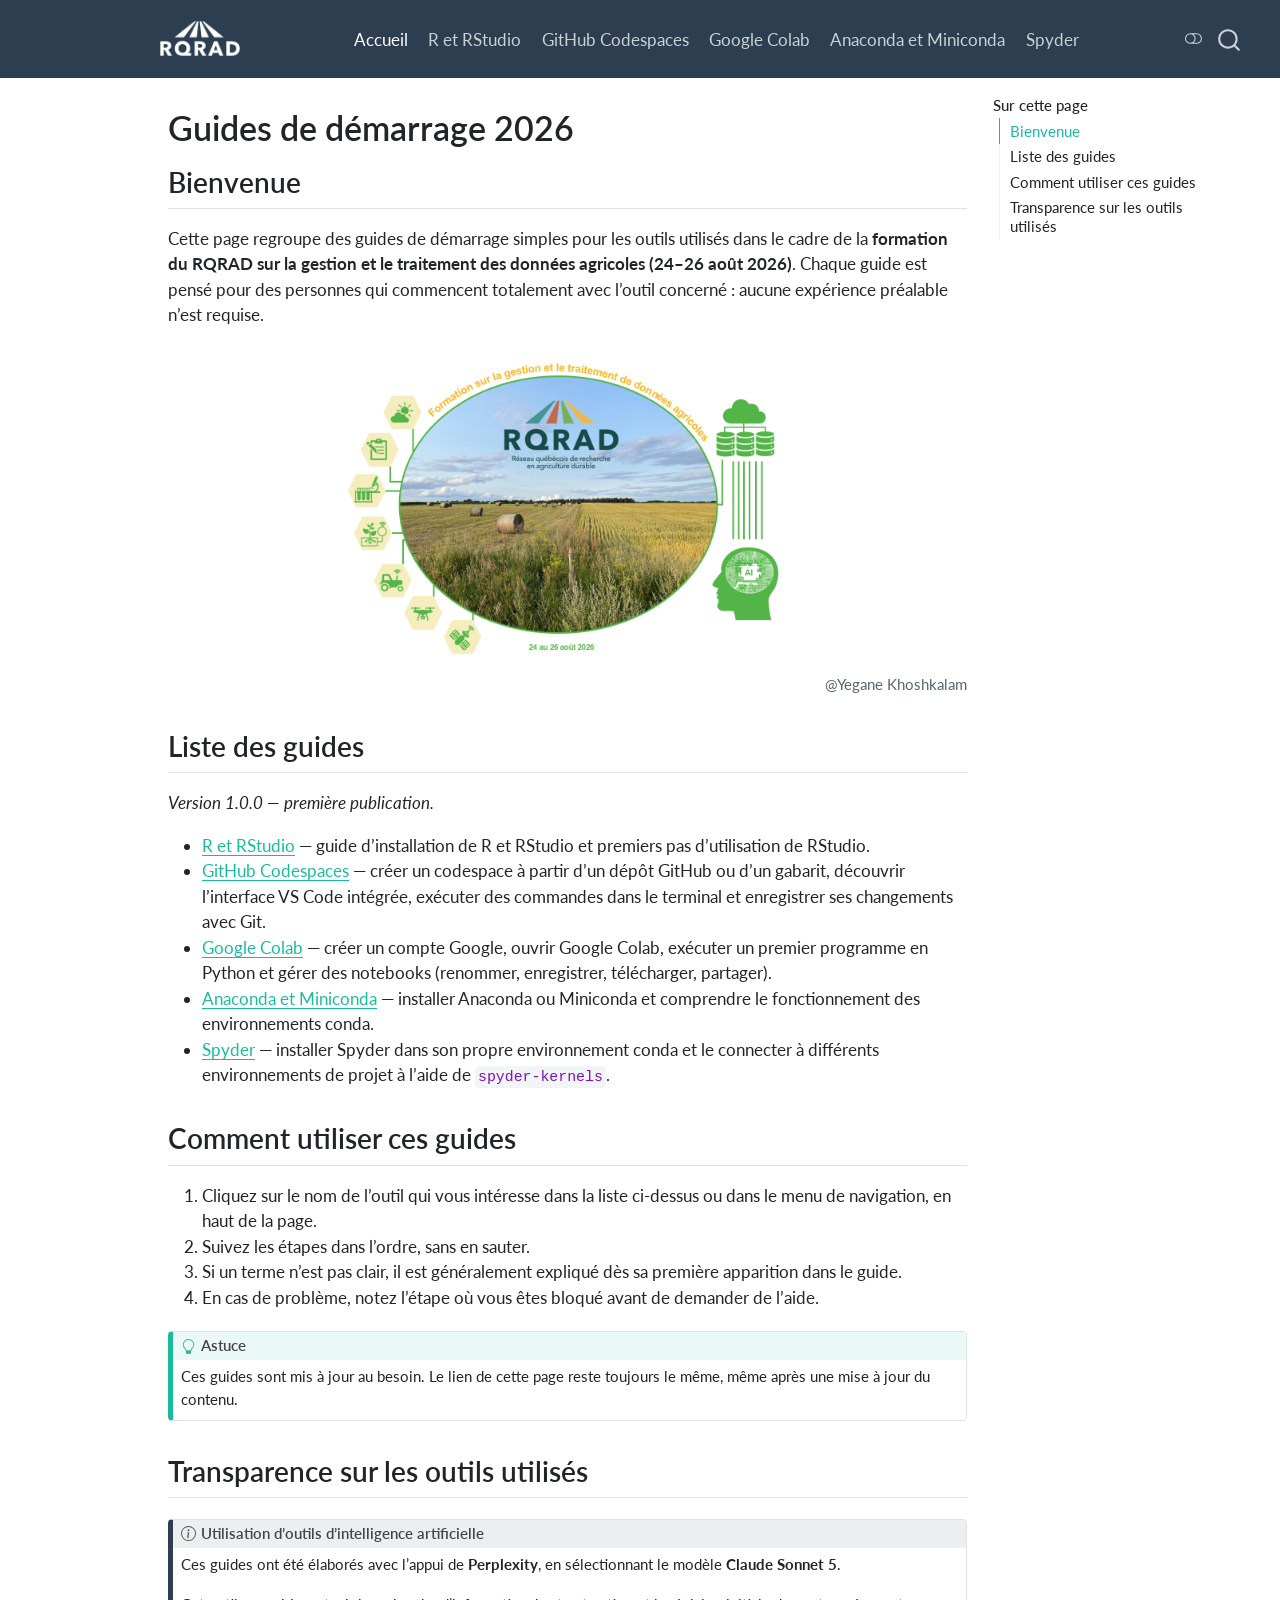
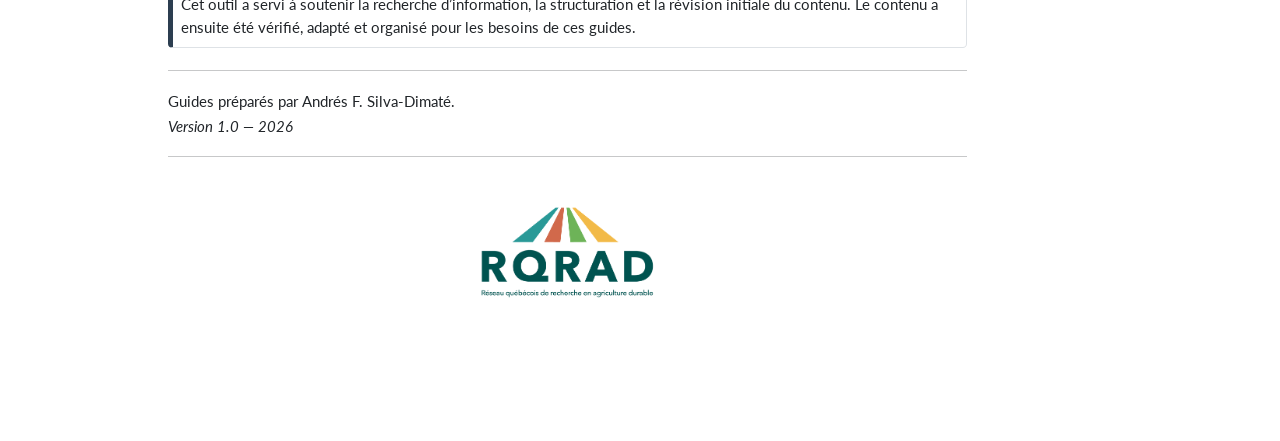
<file: index.html>
<!DOCTYPE html>
<html xmlns="http://www.w3.org/1999/xhtml" lang="fr" xml:lang="fr"><head>

<meta charset="utf-8">
<meta name="generator" content="quarto-1.9.38">

<meta name="viewport" content="width=device-width, initial-scale=1.0, user-scalable=yes">


<title>Guides de démarrage 2026</title>
<style>
/* Default styles provided by pandoc.
** See https://pandoc.org/MANUAL.html#variables-for-html for config info.
*/
code{white-space: pre-wrap;}
span.smallcaps{font-variant: small-caps;}
div.columns{display: flex; gap: min(4vw, 1.5em);}
div.column{flex: auto; overflow-x: auto;}
div.hanging-indent{margin-left: 1.5em; text-indent: -1.5em;}
ul.task-list{list-style: none;}
ul.task-list li input[type="checkbox"] {
  width: 0.8em;
  margin: 0 0.8em 0.2em -1em; /* quarto-specific, see https://github.com/quarto-dev/quarto-cli/issues/4556 */ 
  vertical-align: middle;
}
</style>


<script src="site_libs/quarto-nav/quarto-nav.js"></script>
<script src="site_libs/quarto-nav/headroom.min.js"></script>
<script src="site_libs/clipboard/clipboard.min.js"></script>
<script src="site_libs/quarto-search/autocomplete.umd.js"></script>
<script src="site_libs/quarto-search/fuse.min.js"></script>
<script src="site_libs/quarto-search/quarto-search.js"></script>
<meta name="quarto:offset" content="./">
<script src="site_libs/quarto-html/quarto.js" type="module"></script>
<script src="site_libs/quarto-html/tabsets/tabsets.js" type="module"></script>
<script src="site_libs/quarto-html/popper.min.js"></script>
<script src="site_libs/quarto-html/tippy.umd.min.js"></script>
<script src="site_libs/quarto-html/anchor.min.js"></script>
<link href="site_libs/quarto-html/tippy.css" rel="stylesheet">
<link href="site_libs/quarto-html/quarto-syntax-highlighting-15634bcf2e68342d4ad2dfa704d543f6.css" rel="stylesheet" class="quarto-color-scheme" id="quarto-text-highlighting-styles">
<link href="site_libs/quarto-html/quarto-syntax-highlighting-dark-0a6b7249c26820e032cb0bd839ff02b1.css" rel="stylesheet" class="quarto-color-scheme quarto-color-alternate" id="quarto-text-highlighting-styles">
<link href="site_libs/quarto-html/quarto-syntax-highlighting-15634bcf2e68342d4ad2dfa704d543f6.css" rel="stylesheet" class="quarto-color-scheme-extra" id="quarto-text-highlighting-styles">
<script src="site_libs/bootstrap/bootstrap.min.js"></script>
<link href="site_libs/bootstrap/bootstrap-icons.css" rel="stylesheet">
<link href="site_libs/bootstrap/bootstrap-6b423f165eeea3787de40cb4f8e821c3.min.css" rel="stylesheet" append-hash="true" class="quarto-color-scheme" id="quarto-bootstrap" data-mode="light">
<link href="site_libs/bootstrap/bootstrap-dark-e8964db687007ca8dd88d9d9ce58e3ef.min.css" rel="stylesheet" append-hash="true" class="quarto-color-scheme quarto-color-alternate" id="quarto-bootstrap" data-mode="dark">
<link href="site_libs/bootstrap/bootstrap-6b423f165eeea3787de40cb4f8e821c3.min.css" rel="stylesheet" append-hash="true" class="quarto-color-scheme-extra" id="quarto-bootstrap" data-mode="light">
<script src="site_libs/quarto-contrib/glightbox/glightbox.min.js"></script>
<link href="site_libs/quarto-contrib/glightbox/glightbox.min.css" rel="stylesheet">
<link href="site_libs/quarto-contrib/glightbox/lightbox.css" rel="stylesheet">
<script id="quarto-search-options" type="application/json">{
  "location": "navbar",
  "copy-button": false,
  "collapse-after": 3,
  "panel-placement": "end",
  "type": "overlay",
  "limit": 50,
  "keyboard-shortcut": [
    "f",
    "/",
    "s"
  ],
  "show-item-context": false,
  "language": {
    "search-no-results-text": "Pas de résultats",
    "search-matching-documents-text": "documents trouvés",
    "search-copy-link-title": "Copier le lien vers la recherche",
    "search-hide-matches-text": "Cacher les correspondances additionnelles",
    "search-more-match-text": "correspondance de plus dans ce document",
    "search-more-matches-text": "correspondances de plus dans ce document",
    "search-clear-button-title": "Effacer",
    "search-text-placeholder": "",
    "search-detached-cancel-button-title": "Annuler",
    "search-submit-button-title": "Envoyer",
    "search-label": "Recherche"
  }
}</script>


<link rel="stylesheet" href="styles.css">
</head>

<body class="nav-fixed quarto-light"><script id="quarto-html-before-body" type="application/javascript">
    const toggleBodyColorMode = (bsSheetEl) => {
      const mode = bsSheetEl.getAttribute("data-mode");
      const bodyEl = window.document.querySelector("body");
      if (mode === "dark") {
        bodyEl.classList.add("quarto-dark");
        bodyEl.classList.remove("quarto-light");
      } else {
        bodyEl.classList.add("quarto-light");
        bodyEl.classList.remove("quarto-dark");
      }
    }
    const toggleBodyColorPrimary = () => {
      const bsSheetEl = window.document.querySelector("link#quarto-bootstrap:not([rel=disabled-stylesheet])");
      if (bsSheetEl) {
        toggleBodyColorMode(bsSheetEl);
      }
    }
    const setColorSchemeToggle = (alternate) => {
      const toggles = window.document.querySelectorAll('.quarto-color-scheme-toggle');
      for (let i=0; i < toggles.length; i++) {
        const toggle = toggles[i];
        if (toggle) {
          if (alternate) {
            toggle.classList.add("alternate");
          } else {
            toggle.classList.remove("alternate");
          }
        }
      }
    };
    const toggleColorMode = (alternate) => {
      // Switch the stylesheets
      const primaryStylesheets = window.document.querySelectorAll('link.quarto-color-scheme:not(.quarto-color-alternate)');
      const alternateStylesheets = window.document.querySelectorAll('link.quarto-color-scheme.quarto-color-alternate');
      manageTransitions('#quarto-margin-sidebar .nav-link', false);
      if (alternate) {
        // note: dark is layered on light, we don't disable primary!
        enableStylesheet(alternateStylesheets);
        for (const sheetNode of alternateStylesheets) {
          if (sheetNode.id === "quarto-bootstrap") {
            toggleBodyColorMode(sheetNode);
          }
        }
      } else {
        disableStylesheet(alternateStylesheets);
        enableStylesheet(primaryStylesheets)
        toggleBodyColorPrimary();
      }
      manageTransitions('#quarto-margin-sidebar .nav-link', true);
      // Switch the toggles
      setColorSchemeToggle(alternate)
      // Hack to workaround the fact that safari doesn't
      // properly recolor the scrollbar when toggling (#1455)
      if (navigator.userAgent.indexOf('Safari') > 0 && navigator.userAgent.indexOf('Chrome') == -1) {
        manageTransitions("body", false);
        window.scrollTo(0, 1);
        setTimeout(() => {
          window.scrollTo(0, 0);
          manageTransitions("body", true);
        }, 40);
      }
    }
    const disableStylesheet = (stylesheets) => {
      for (let i=0; i < stylesheets.length; i++) {
        const stylesheet = stylesheets[i];
        stylesheet.rel = 'disabled-stylesheet';
      }
    }
    const enableStylesheet = (stylesheets) => {
      for (let i=0; i < stylesheets.length; i++) {
        const stylesheet = stylesheets[i];
        if(stylesheet.rel !== 'stylesheet') { // for Chrome, which will still FOUC without this check
          stylesheet.rel = 'stylesheet';
        }
      }
    }
    const manageTransitions = (selector, allowTransitions) => {
      const els = window.document.querySelectorAll(selector);
      for (let i=0; i < els.length; i++) {
        const el = els[i];
        if (allowTransitions) {
          el.classList.remove('notransition');
        } else {
          el.classList.add('notransition');
        }
      }
    }
    const isFileUrl = () => {
      return window.location.protocol === 'file:';
    }
    const hasAlternateSentinel = () => {
      let styleSentinel = getColorSchemeSentinel();
      if (styleSentinel !== null) {
        return styleSentinel === "alternate";
      } else {
        return false;
      }
    }
    const setStyleSentinel = (alternate) => {
      const value = alternate ? "alternate" : "default";
      if (!isFileUrl()) {
        window.localStorage.setItem("quarto-color-scheme", value);
      } else {
        localAlternateSentinel = value;
      }
    }
    const getColorSchemeSentinel = () => {
      if (!isFileUrl()) {
        const storageValue = window.localStorage.getItem("quarto-color-scheme");
        return storageValue != null ? storageValue : localAlternateSentinel;
      } else {
        return localAlternateSentinel;
      }
    }
    const toggleGiscusIfUsed = (isAlternate, darkModeDefault) => {
      const baseTheme = document.querySelector('#giscus-base-theme')?.value ?? 'light';
      const alternateTheme = document.querySelector('#giscus-alt-theme')?.value ?? 'dark';
      let newTheme = '';
      if(authorPrefersDark) {
        newTheme = isAlternate ? baseTheme : alternateTheme;
      } else {
        newTheme = isAlternate ? alternateTheme : baseTheme;
      }
      const changeGiscusTheme = () => {
        // From: https://github.com/giscus/giscus/issues/336
        const sendMessage = (message) => {
          const iframe = document.querySelector('iframe.giscus-frame');
          if (!iframe) return;
          iframe.contentWindow.postMessage({ giscus: message }, 'https://giscus.app');
        }
        sendMessage({
          setConfig: {
            theme: newTheme
          }
        });
      }
      const isGiscussLoaded = window.document.querySelector('iframe.giscus-frame') !== null;
      if (isGiscussLoaded) {
        changeGiscusTheme();
      }
    };
    const authorPrefersDark = false;
    const darkModeDefault = authorPrefersDark;
      document.querySelector('link#quarto-text-highlighting-styles.quarto-color-scheme-extra').rel = 'disabled-stylesheet';
      document.querySelector('link#quarto-bootstrap.quarto-color-scheme-extra').rel = 'disabled-stylesheet';
    let localAlternateSentinel = darkModeDefault ? 'alternate' : 'default';
    // Dark / light mode switch
    window.quartoToggleColorScheme = () => {
      // Read the current dark / light value
      let toAlternate = !hasAlternateSentinel();
      toggleColorMode(toAlternate);
      setStyleSentinel(toAlternate);
      toggleGiscusIfUsed(toAlternate, darkModeDefault);
      window.dispatchEvent(new Event('resize'));
    };
    // Switch to dark mode if need be
    if (hasAlternateSentinel()) {
      toggleColorMode(true);
    } else {
      toggleColorMode(false);
    }
  </script>

<div id="quarto-search-results"></div>
  <header id="quarto-header" class="headroom fixed-top">
    <nav class="navbar navbar-expand-lg " data-bs-theme="dark">
      <div class="navbar-container container-fluid">
      <div class="navbar-brand-container mx-auto">
    <a href="./index.html" class="navbar-brand navbar-brand-logo">
    <img src="./images/00_logo_rqrad.png" alt="Logo du projet" class="navbar-logo light-content">
    <img src="./images/00_logo_rqrad.png" alt="Logo du projet" class="navbar-logo dark-content">
    </a>
  </div>
            <div id="quarto-search" class="" title="Recherche"></div>
          <button class="navbar-toggler" type="button" data-bs-toggle="collapse" data-bs-target="#navbarCollapse" aria-controls="navbarCollapse" role="menu" aria-expanded="false" aria-label="Basculer la navigation" onclick="if (window.quartoToggleHeadroom) { window.quartoToggleHeadroom(); }">
  <span class="navbar-toggler-icon"></span>
</button>
          <div class="collapse navbar-collapse" id="navbarCollapse">
            <ul class="navbar-nav navbar-nav-scroll me-auto">
  <li class="nav-item">
    <a class="nav-link active" href="./index.html" aria-current="page"> 
<span class="menu-text">Accueil</span></a>
  </li>  
  <li class="nav-item">
    <a class="nav-link" href="./01_r_et_rstudio.html"> 
<span class="menu-text">R et RStudio</span></a>
  </li>  
  <li class="nav-item">
    <a class="nav-link" href="./02_github-codespaces.html"> 
<span class="menu-text">GitHub Codespaces</span></a>
  </li>  
  <li class="nav-item">
    <a class="nav-link" href="./03_google_colab.html"> 
<span class="menu-text">Google Colab</span></a>
  </li>  
  <li class="nav-item">
    <a class="nav-link" href="./04_anaconda_miniconda.html"> 
<span class="menu-text">Anaconda et Miniconda</span></a>
  </li>  
  <li class="nav-item">
    <a class="nav-link" href="./05_spyder.html"> 
<span class="menu-text">Spyder</span></a>
  </li>  
</ul>
          </div> <!-- /navcollapse -->
            <div class="quarto-navbar-tools">
  <a href="" class="quarto-color-scheme-toggle quarto-navigation-tool  px-1" onclick="window.quartoToggleColorScheme(); return false;" title="Basculer le mode sombre"><i class="bi"></i></a>
</div>
      </div> <!-- /container-fluid -->
    </nav>
</header>
<!-- content -->
<div id="quarto-content" class="quarto-container page-columns page-rows-contents page-layout-article page-navbar">
<!-- sidebar -->
<!-- margin-sidebar -->
    <div id="quarto-margin-sidebar" class="sidebar margin-sidebar">
        <nav id="TOC" role="doc-toc" class="toc-active">
    <h2 id="toc-title">Sur cette page</h2>
   
  <ul>
  <li><a href="#bienvenue" id="toc-bienvenue" class="nav-link active" data-scroll-target="#bienvenue">Bienvenue</a></li>
  <li><a href="#liste-des-guides" id="toc-liste-des-guides" class="nav-link" data-scroll-target="#liste-des-guides">Liste des guides</a></li>
  <li><a href="#comment-utiliser-ces-guides" id="toc-comment-utiliser-ces-guides" class="nav-link" data-scroll-target="#comment-utiliser-ces-guides">Comment utiliser ces guides</a></li>
  <li><a href="#transparence-sur-les-outils-utilisés" id="toc-transparence-sur-les-outils-utilisés" class="nav-link" data-scroll-target="#transparence-sur-les-outils-utilisés">Transparence sur les outils utilisés</a></li>
  </ul>
</nav>
    </div>
<!-- main -->
<main class="content" id="quarto-document-content">


<header id="title-block-header" class="quarto-title-block default">
<div class="quarto-title">
<h1 class="title">Guides de démarrage 2026</h1>
</div>



<div class="quarto-title-meta">

    
  
    
  </div>
  


</header>


<section id="bienvenue" class="level2">
<h2 class="anchored" data-anchor-id="bienvenue">Bienvenue</h2>
<p>Cette page regroupe des guides de démarrage simples pour les outils utilisés dans le cadre de la <strong>formation du RQRAD sur la gestion et le traitement des données agricoles (24–26 août 2026)</strong>. Chaque guide est pensé pour des personnes qui commencent totalement avec l’outil concerné : aucune expérience préalable n’est requise.</p>
<div style="text-align: right;">
<div class="quarto-figure quarto-figure-center">
<figure class="figure">
<p><a href="images/00_photo_formation.png" class="lightbox" data-gallery="quarto-lightbox-gallery-1" title="@Yegane Khoshkalam"><img src="images/00_photo_formation.png" class="img-fluid figure-img" style="width:60.0%" alt="@Yegane Khoshkalam"></a></p>
<figcaption><span class="citation" data-cites="Yegane">@Yegane</span> Khoshkalam</figcaption>
</figure>
</div>
</div>
</section>
<section id="liste-des-guides" class="level2">
<h2 class="anchored" data-anchor-id="liste-des-guides">Liste des guides</h2>
<p><em>Version 1.0.0 — première publication.</em></p>
<ul>
<li><a href="./01_r_et_rstudio.html">R et RStudio</a> — guide d’installation de R et RStudio et premiers pas d’utilisation de RStudio.</li>
<li><a href="./02_github-codespaces.html">GitHub Codespaces</a> — créer un codespace à partir d’un dépôt GitHub ou d’un gabarit, découvrir l’interface VS Code intégrée, exécuter des commandes dans le terminal et enregistrer ses changements avec Git.</li>
<li><a href="./03_google_colab.html">Google Colab</a> — créer un compte Google, ouvrir Google Colab, exécuter un premier programme en Python et gérer des notebooks (renommer, enregistrer, télécharger, partager).</li>
<li><a href="./04_anaconda_miniconda.html">Anaconda et Miniconda</a> — installer Anaconda ou Miniconda et comprendre le fonctionnement des environnements conda.</li>
<li><a href="./05_spyder.html">Spyder</a> — installer Spyder dans son propre environnement conda et le connecter à différents environnements de projet à l’aide de <code>spyder-kernels</code>.</li>
</ul>
</section>
<section id="comment-utiliser-ces-guides" class="level2">
<h2 class="anchored" data-anchor-id="comment-utiliser-ces-guides">Comment utiliser ces guides</h2>
<ol type="1">
<li>Cliquez sur le nom de l’outil qui vous intéresse dans la liste ci-dessus ou dans le menu de navigation, en haut de la page.</li>
<li>Suivez les étapes dans l’ordre, sans en sauter.</li>
<li>Si un terme n’est pas clair, il est généralement expliqué dès sa première apparition dans le guide.</li>
<li>En cas de problème, notez l’étape où vous êtes bloqué avant de demander de l’aide.</li>
</ol>
<div class="callout callout-style-default callout-tip callout-titled">
<div class="callout-header d-flex align-content-center">
<div class="callout-icon-container">
<i class="callout-icon"></i>
</div>
<div class="callout-title-container flex-fill">
Astuce
</div>
</div>
<div class="callout-body-container callout-body">
<p>Ces guides sont mis à jour au besoin. Le lien de cette page reste toujours le même, même après une mise à jour du contenu.</p>
</div>
</div>
</section>
<section id="transparence-sur-les-outils-utilisés" class="level2">
<h2 class="anchored" data-anchor-id="transparence-sur-les-outils-utilisés">Transparence sur les outils utilisés</h2>
<div class="callout callout-style-default callout-note callout-titled" title="Utilisation d'outils d'intelligence artificielle">
<div class="callout-header d-flex align-content-center">
<div class="callout-icon-container">
<i class="callout-icon"></i>
</div>
<div class="callout-title-container flex-fill">
<span class="screen-reader-only">Note</span>Utilisation d’outils d’intelligence artificielle
</div>
</div>
<div class="callout-body-container callout-body">
<p>Ces guides ont été élaborés avec l’appui de <strong>Perplexity</strong>, en sélectionnant le modèle <strong>Claude Sonnet 5</strong>.</p>
<p>Cet outil a servi à soutenir la recherche d’information, la structuration et la révision initiale du contenu. Le contenu a ensuite été vérifié, adapté et organisé pour les besoins de ces guides.</p>
</div>
</div>
<hr>
<p><small> Guides préparés par Andrés F. Silva-Dimaté.<br>
<em>Version 1.0 — 2026</em> </small></p>
<hr>
<div class="quarto-figure quarto-figure-center">
<figure class="figure">
<p><a href="images/00_logo_rqrad_2.png" class="lightbox" data-gallery="quarto-lightbox-gallery-2"><img src="images/00_logo_rqrad_2.png" class="img-fluid quarto-figure quarto-figure-center figure-img" style="width:30.0%"></a></p>
</figure>
</div>


</section>

</main> <!-- /main -->
<script id="quarto-html-after-body" type="application/javascript">
  window.document.addEventListener("DOMContentLoaded", function (event) {
    // Ensure there is a toggle, if there isn't float one in the top right
    if (window.document.querySelector('.quarto-color-scheme-toggle') === null) {
      const a = window.document.createElement('a');
      a.classList.add('top-right');
      a.classList.add('quarto-color-scheme-toggle');
      a.href = "";
      a.onclick = function() { try { window.quartoToggleColorScheme(); } catch {} return false; };
      const i = window.document.createElement("i");
      i.classList.add('bi');
      a.appendChild(i);
      window.document.body.appendChild(a);
    }
    setColorSchemeToggle(hasAlternateSentinel())
    const icon = "";
    const anchorJS = new window.AnchorJS();
    anchorJS.options = {
      placement: 'right',
      icon: icon
    };
    anchorJS.add('.anchored');
    const isCodeAnnotation = (el) => {
      for (const clz of el.classList) {
        if (clz.startsWith('code-annotation-')) {                     
          return true;
        }
      }
      return false;
    }
    const onCopySuccess = function(e) {
      // button target
      const button = e.trigger;
      // don't keep focus
      button.blur();
      // flash "checked"
      button.classList.add('code-copy-button-checked');
      var currentTitle = button.getAttribute("title");
      button.setAttribute("title", "Copié");
      let tooltip;
      if (window.bootstrap) {
        button.setAttribute("data-bs-toggle", "tooltip");
        button.setAttribute("data-bs-placement", "left");
        button.setAttribute("data-bs-title", "Copié");
        tooltip = new bootstrap.Tooltip(button, 
          { trigger: "manual", 
            customClass: "code-copy-button-tooltip",
            offset: [0, -8]});
        tooltip.show();    
      }
      setTimeout(function() {
        if (tooltip) {
          tooltip.hide();
          button.removeAttribute("data-bs-title");
          button.removeAttribute("data-bs-toggle");
          button.removeAttribute("data-bs-placement");
        }
        button.setAttribute("title", currentTitle);
        button.classList.remove('code-copy-button-checked');
      }, 1000);
      // clear code selection
      e.clearSelection();
    }
    const getTextToCopy = function(trigger) {
      const outerScaffold = trigger.parentElement.cloneNode(true);
      const codeEl = outerScaffold.querySelector('code');
      for (const childEl of codeEl.children) {
        if (isCodeAnnotation(childEl)) {
          childEl.remove();
        }
      }
      return codeEl.innerText;
    }
    const clipboard = new window.ClipboardJS('.code-copy-button:not([data-in-quarto-modal])', {
      text: getTextToCopy
    });
    clipboard.on('success', onCopySuccess);
    if (window.document.getElementById('quarto-embedded-source-code-modal')) {
      const clipboardModal = new window.ClipboardJS('.code-copy-button[data-in-quarto-modal]', {
        text: getTextToCopy,
        container: window.document.getElementById('quarto-embedded-source-code-modal')
      });
      clipboardModal.on('success', onCopySuccess);
    }
      var localhostRegex = new RegExp(/^(?:http|https):\/\/localhost\:?[0-9]*\//);
      var mailtoRegex = new RegExp(/^mailto:/);
        var filterRegex = new RegExp("https:\/\/afsilvad\.github\.io\/guides_rqrad\/");
      var isInternal = (href) => {
          return filterRegex.test(href) || localhostRegex.test(href) || mailtoRegex.test(href);
      }
      // Inspect non-navigation links and adorn them if external
     var links = window.document.querySelectorAll('a[href]:not(.nav-link):not(.navbar-brand):not(.toc-action):not(.sidebar-link):not(.sidebar-item-toggle):not(.pagination-link):not(.no-external):not([aria-hidden]):not(.dropdown-item):not(.quarto-navigation-tool):not(.about-link)');
      for (var i=0; i<links.length; i++) {
        const link = links[i];
        if (!isInternal(link.href)) {
          // undo the damage that might have been done by quarto-nav.js in the case of
          // links that we want to consider external
          if (link.dataset.originalHref !== undefined) {
            link.href = link.dataset.originalHref;
          }
            // target, if specified
            link.setAttribute("target", "_blank");
            if (link.getAttribute("rel") === null) {
              link.setAttribute("rel", "noopener");
            }
        }
      }
    function tippyHover(el, contentFn, onTriggerFn, onUntriggerFn) {
      const config = {
        allowHTML: true,
        maxWidth: 500,
        delay: 100,
        arrow: false,
        appendTo: function(el) {
            return el.parentElement;
        },
        interactive: true,
        interactiveBorder: 10,
        theme: 'quarto',
        placement: 'bottom-start',
      };
      if (contentFn) {
        config.content = contentFn;
      }
      if (onTriggerFn) {
        config.onTrigger = onTriggerFn;
      }
      if (onUntriggerFn) {
        config.onUntrigger = onUntriggerFn;
      }
      window.tippy(el, config); 
    }
    const noterefs = window.document.querySelectorAll('a[role="doc-noteref"]');
    for (var i=0; i<noterefs.length; i++) {
      const ref = noterefs[i];
      tippyHover(ref, function() {
        // use id or data attribute instead here
        let href = ref.getAttribute('data-footnote-href') || ref.getAttribute('href');
        try { href = new URL(href).hash; } catch {}
        const id = href.replace(/^#\/?/, "");
        const note = window.document.getElementById(id);
        if (note) {
          return note.innerHTML;
        } else {
          return "";
        }
      });
    }
    const xrefs = window.document.querySelectorAll('a.quarto-xref');
    const processXRef = (id, note) => {
      // Strip column container classes
      const stripColumnClz = (el) => {
        el.classList.remove("page-full", "page-columns");
        if (el.children) {
          for (const child of el.children) {
            stripColumnClz(child);
          }
        }
      }
      stripColumnClz(note)
      if (id === null || id.startsWith('sec-')) {
        // Special case sections, only their first couple elements
        const container = document.createElement("div");
        if (note.children && note.children.length > 2) {
          container.appendChild(note.children[0].cloneNode(true));
          for (let i = 1; i < note.children.length; i++) {
            const child = note.children[i];
            if (child.tagName === "P" && child.innerText === "") {
              continue;
            } else {
              container.appendChild(child.cloneNode(true));
              break;
            }
          }
          if (window.Quarto?.typesetMath) {
            window.Quarto.typesetMath(container);
          }
          return container.innerHTML
        } else {
          if (window.Quarto?.typesetMath) {
            window.Quarto.typesetMath(note);
          }
          return note.innerHTML;
        }
      } else {
        // Remove any anchor links if they are present
        const anchorLink = note.querySelector('a.anchorjs-link');
        if (anchorLink) {
          anchorLink.remove();
        }
        if (window.Quarto?.typesetMath) {
          window.Quarto.typesetMath(note);
        }
        if (note.classList.contains("callout")) {
          return note.outerHTML;
        } else {
          return note.innerHTML;
        }
      }
    }
    for (var i=0; i<xrefs.length; i++) {
      const xref = xrefs[i];
      tippyHover(xref, undefined, function(instance) {
        instance.disable();
        let url = xref.getAttribute('href');
        let hash = undefined; 
        if (url.startsWith('#')) {
          hash = url;
        } else {
          try { hash = new URL(url).hash; } catch {}
        }
        if (hash) {
          const id = hash.replace(/^#\/?/, "");
          const note = window.document.getElementById(id);
          if (note !== null) {
            try {
              const html = processXRef(id, note.cloneNode(true));
              instance.setContent(html);
            } finally {
              instance.enable();
              instance.show();
            }
          } else {
            // See if we can fetch this
            fetch(url.split('#')[0])
            .then(res => res.text())
            .then(html => {
              const parser = new DOMParser();
              const htmlDoc = parser.parseFromString(html, "text/html");
              const note = htmlDoc.getElementById(id);
              if (note !== null) {
                const html = processXRef(id, note);
                instance.setContent(html);
              } 
            }).finally(() => {
              instance.enable();
              instance.show();
            });
          }
        } else {
          // See if we can fetch a full url (with no hash to target)
          // This is a special case and we should probably do some content thinning / targeting
          fetch(url)
          .then(res => res.text())
          .then(html => {
            const parser = new DOMParser();
            const htmlDoc = parser.parseFromString(html, "text/html");
            const note = htmlDoc.querySelector('main.content');
            if (note !== null) {
              // This should only happen for chapter cross references
              // (since there is no id in the URL)
              // remove the first header
              if (note.children.length > 0 && note.children[0].tagName === "HEADER") {
                note.children[0].remove();
              }
              const html = processXRef(null, note);
              instance.setContent(html);
            } 
          }).finally(() => {
            instance.enable();
            instance.show();
          });
        }
      }, function(instance) {
      });
    }
        let selectedAnnoteEl;
        const selectorForAnnotation = ( cell, annotation) => {
          let cellAttr = 'data-code-cell="' + cell + '"';
          let lineAttr = 'data-code-annotation="' +  annotation + '"';
          const selector = 'span[' + cellAttr + '][' + lineAttr + ']';
          return selector;
        }
        const selectCodeLines = (annoteEl) => {
          const doc = window.document;
          const targetCell = annoteEl.getAttribute("data-target-cell");
          const targetAnnotation = annoteEl.getAttribute("data-target-annotation");
          const annoteSpan = window.document.querySelector(selectorForAnnotation(targetCell, targetAnnotation));
          const lines = annoteSpan.getAttribute("data-code-lines").split(",");
          const lineIds = lines.map((line) => {
            return targetCell + "-" + line;
          })
          let top = null;
          let height = null;
          let parent = null;
          if (lineIds.length > 0) {
              //compute the position of the single el (top and bottom and make a div)
              const el = window.document.getElementById(lineIds[0]);
              top = el.offsetTop;
              height = el.offsetHeight;
              parent = el.parentElement.parentElement;
            if (lineIds.length > 1) {
              const lastEl = window.document.getElementById(lineIds[lineIds.length - 1]);
              const bottom = lastEl.offsetTop + lastEl.offsetHeight;
              height = bottom - top;
            }
            if (top !== null && height !== null && parent !== null) {
              // cook up a div (if necessary) and position it 
              let div = window.document.getElementById("code-annotation-line-highlight");
              if (div === null) {
                div = window.document.createElement("div");
                div.setAttribute("id", "code-annotation-line-highlight");
                div.style.position = 'absolute';
                parent.appendChild(div);
              }
              div.style.top = top - 2 + "px";
              div.style.height = height + 4 + "px";
              div.style.left = 0;
              let gutterDiv = window.document.getElementById("code-annotation-line-highlight-gutter");
              if (gutterDiv === null) {
                gutterDiv = window.document.createElement("div");
                gutterDiv.setAttribute("id", "code-annotation-line-highlight-gutter");
                gutterDiv.style.position = 'absolute';
                const codeCell = window.document.getElementById(targetCell);
                const gutter = codeCell.querySelector('.code-annotation-gutter');
                gutter.appendChild(gutterDiv);
              }
              gutterDiv.style.top = top - 2 + "px";
              gutterDiv.style.height = height + 4 + "px";
            }
            selectedAnnoteEl = annoteEl;
          }
        };
        const unselectCodeLines = () => {
          const elementsIds = ["code-annotation-line-highlight", "code-annotation-line-highlight-gutter"];
          elementsIds.forEach((elId) => {
            const div = window.document.getElementById(elId);
            if (div) {
              div.remove();
            }
          });
          selectedAnnoteEl = undefined;
        };
          // Handle positioning of the toggle
      window.addEventListener(
        "resize",
        throttle(() => {
          elRect = undefined;
          if (selectedAnnoteEl) {
            selectCodeLines(selectedAnnoteEl);
          }
        }, 10)
      );
      function throttle(fn, ms) {
      let throttle = false;
      let timer;
        return (...args) => {
          if(!throttle) { // first call gets through
              fn.apply(this, args);
              throttle = true;
          } else { // all the others get throttled
              if(timer) clearTimeout(timer); // cancel #2
              timer = setTimeout(() => {
                fn.apply(this, args);
                timer = throttle = false;
              }, ms);
          }
        };
      }
        // Attach click handler to the DT
        const annoteDls = window.document.querySelectorAll('dt[data-target-cell]');
        for (const annoteDlNode of annoteDls) {
          annoteDlNode.addEventListener('click', (event) => {
            const clickedEl = event.target;
            if (clickedEl !== selectedAnnoteEl) {
              unselectCodeLines();
              const activeEl = window.document.querySelector('dt[data-target-cell].code-annotation-active');
              if (activeEl) {
                activeEl.classList.remove('code-annotation-active');
              }
              selectCodeLines(clickedEl);
              clickedEl.classList.add('code-annotation-active');
            } else {
              // Unselect the line
              unselectCodeLines();
              clickedEl.classList.remove('code-annotation-active');
            }
          });
        }
    const findCites = (el) => {
      const parentEl = el.parentElement;
      if (parentEl) {
        const cites = parentEl.dataset.cites;
        if (cites) {
          return {
            el,
            cites: cites.split(' ')
          };
        } else {
          return findCites(el.parentElement)
        }
      } else {
        return undefined;
      }
    };
    var bibliorefs = window.document.querySelectorAll('a[role="doc-biblioref"]');
    for (var i=0; i<bibliorefs.length; i++) {
      const ref = bibliorefs[i];
      const citeInfo = findCites(ref);
      if (citeInfo) {
        tippyHover(citeInfo.el, function() {
          var popup = window.document.createElement('div');
          citeInfo.cites.forEach(function(cite) {
            var citeDiv = window.document.createElement('div');
            citeDiv.classList.add('hanging-indent');
            citeDiv.classList.add('csl-entry');
            var biblioDiv = window.document.getElementById('ref-' + cite);
            if (biblioDiv) {
              citeDiv.innerHTML = biblioDiv.innerHTML;
            }
            popup.appendChild(citeDiv);
          });
          return popup.innerHTML;
        });
      }
    }
  });
  </script>
</div> <!-- /content -->
<script>var lightboxQuarto = GLightbox({"closeEffect":"zoom","descPosition":"bottom","loop":false,"openEffect":"zoom","selector":".lightbox"});
(function() {
  let previousOnload = window.onload;
  window.onload = () => {
    if (previousOnload) {
      previousOnload();
    }
    lightboxQuarto.on('slide_before_load', (data) => {
      const { slideIndex, slideNode, slideConfig, player, trigger } = data;
      const href = trigger.getAttribute('href');
      if (href !== null) {
        const imgEl = window.document.querySelector(`a[href="${href}"] img`);
        if (imgEl !== null) {
          const srcAttr = imgEl.getAttribute("src");
          if (srcAttr && srcAttr.startsWith("data:")) {
            slideConfig.href = srcAttr;
          }
        }
      } 
    });
  
    lightboxQuarto.on('slide_after_load', (data) => {
      const { slideIndex, slideNode, slideConfig, player, trigger } = data;
      if (window.Quarto?.typesetMath) {
        window.Quarto.typesetMath(slideNode);
      }
    });
  
  };
  
})();
          </script>




</body></html>
</file>
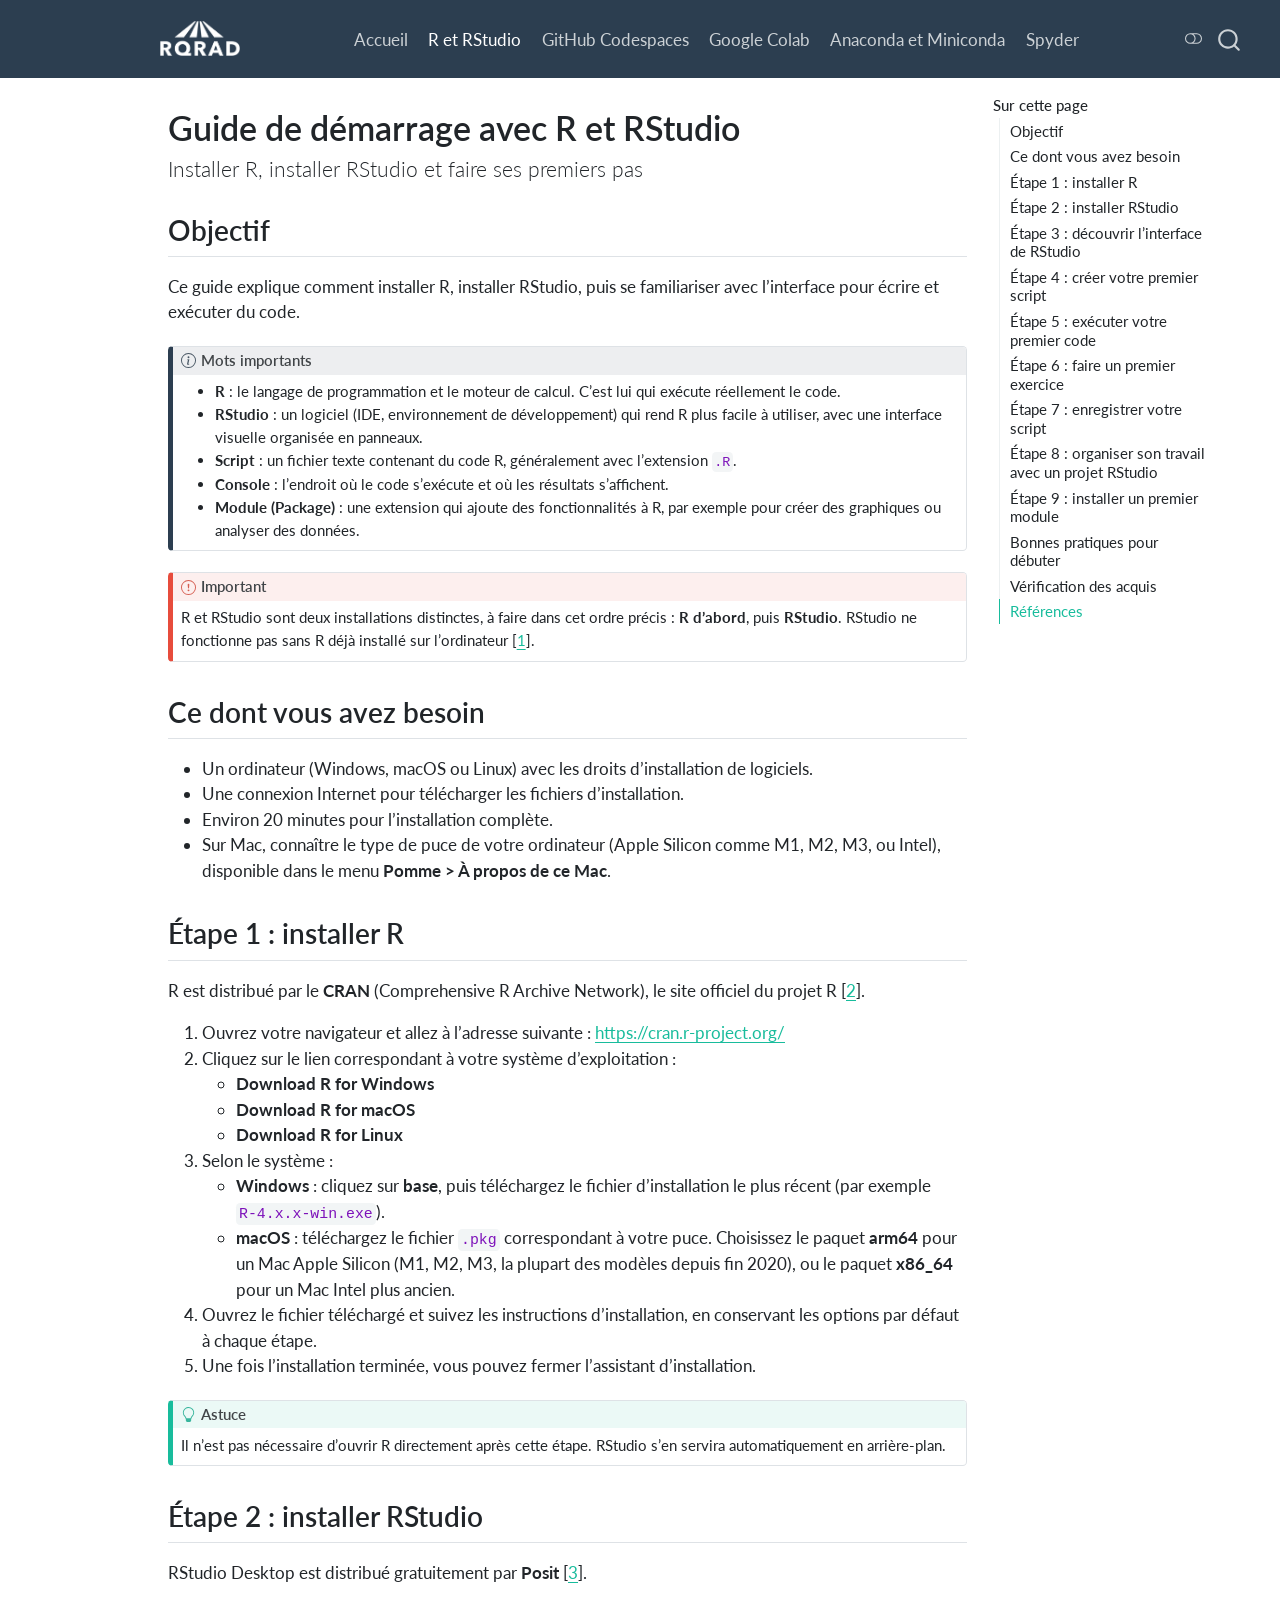
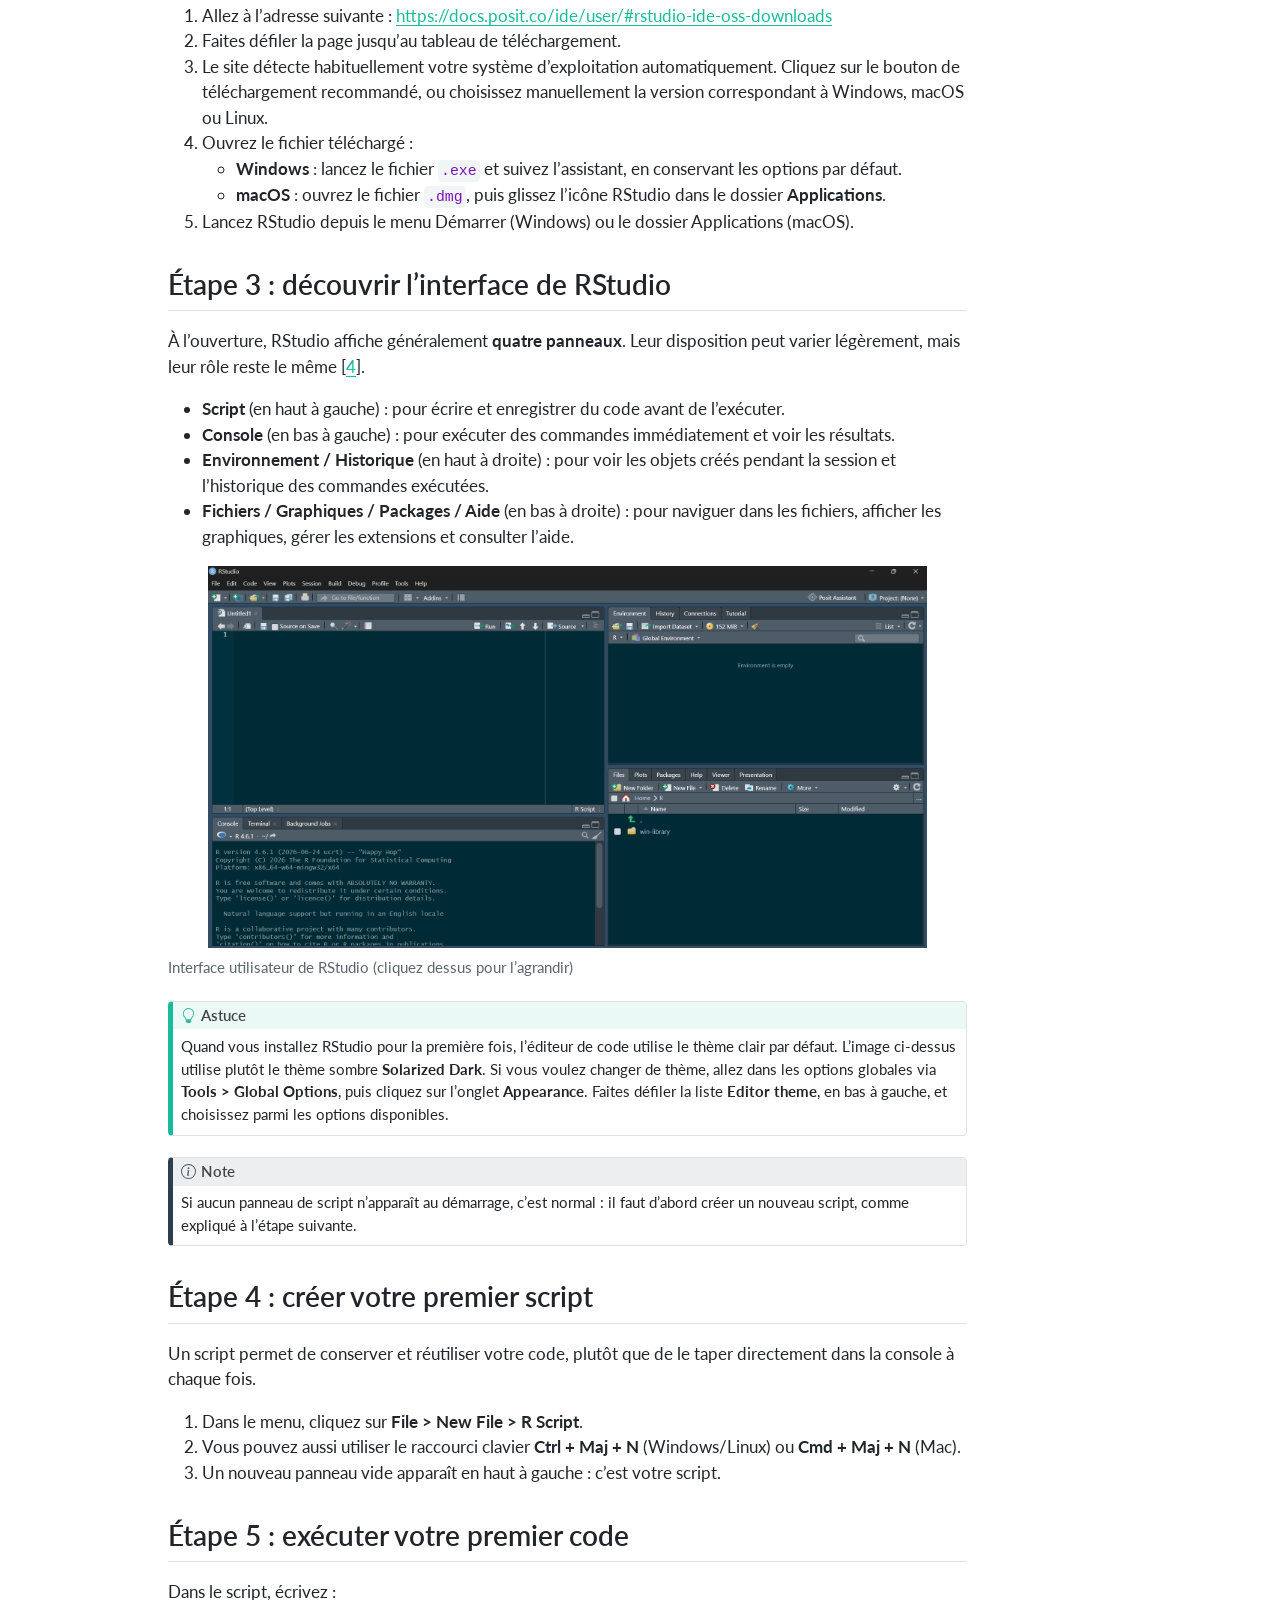
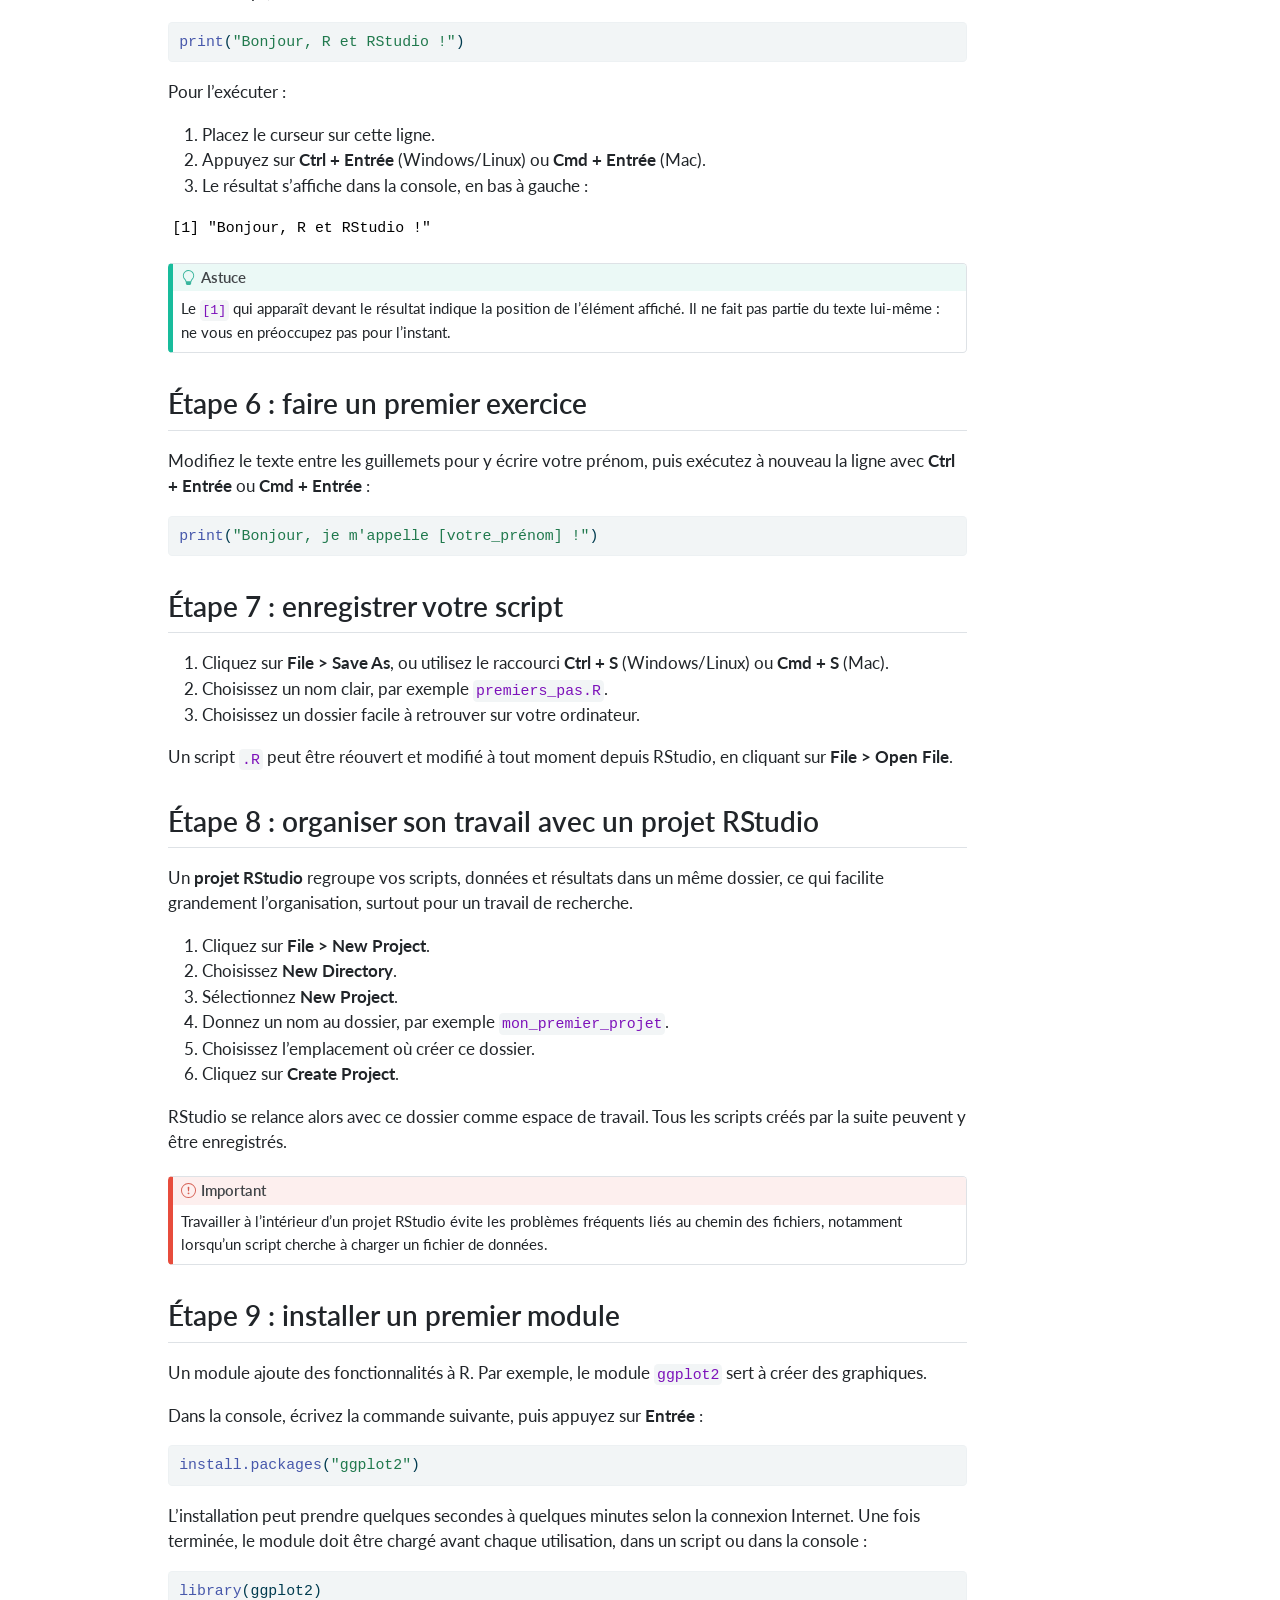
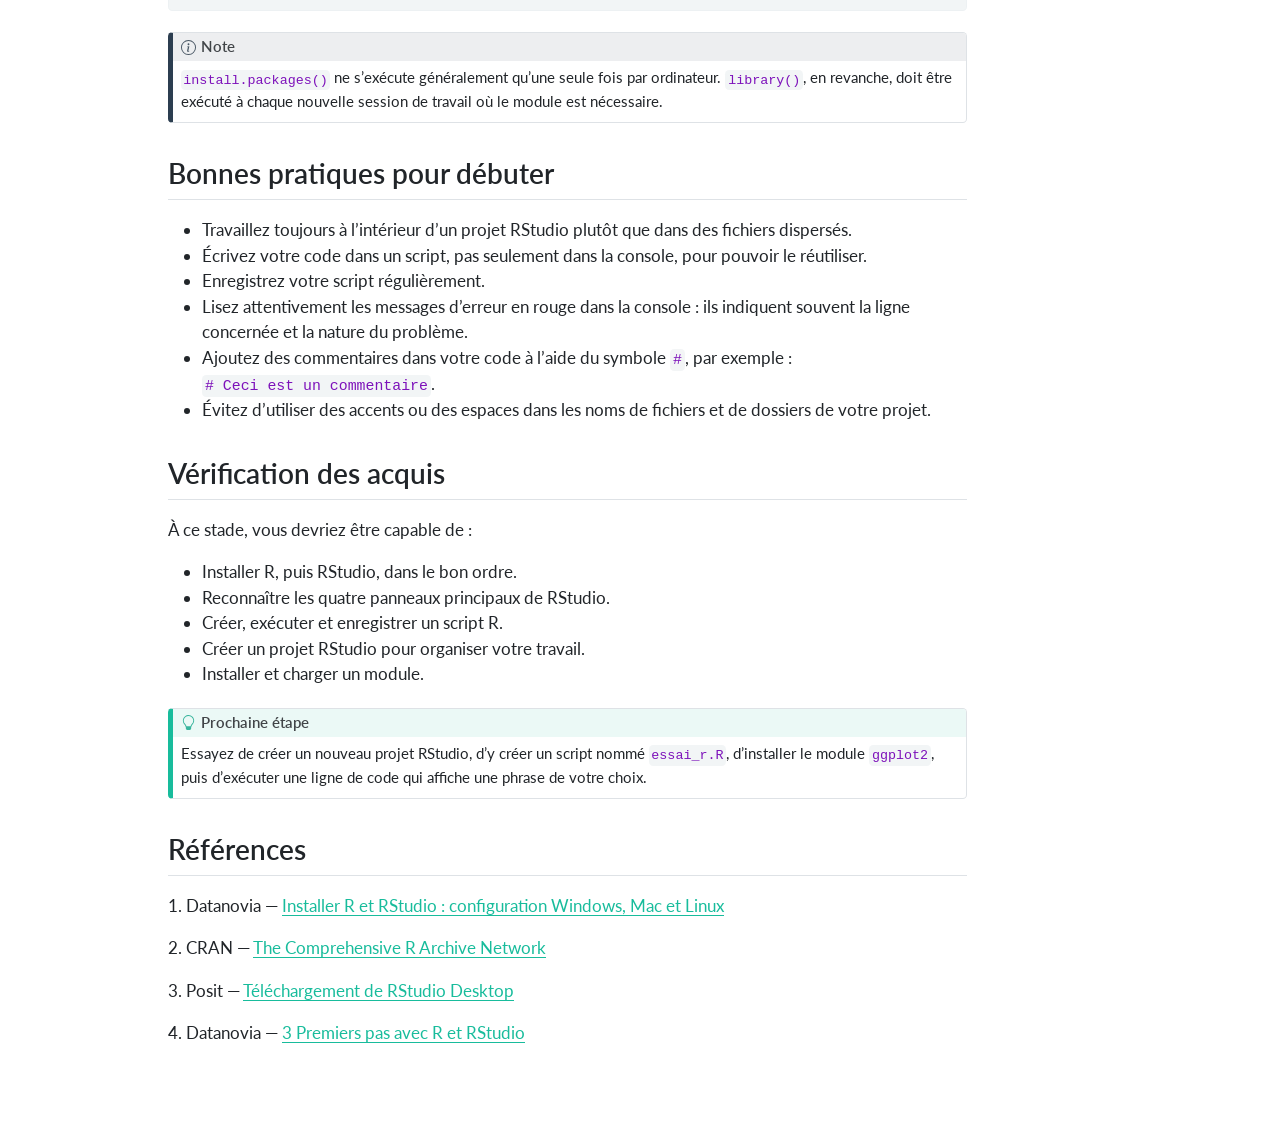
<file: 01_r_et_rstudio.html>
<!DOCTYPE html>
<html xmlns="http://www.w3.org/1999/xhtml" lang="fr" xml:lang="fr"><head>

<meta charset="utf-8">
<meta name="generator" content="quarto-1.9.38">

<meta name="viewport" content="width=device-width, initial-scale=1.0, user-scalable=yes">


<title>Guide de démarrage avec R et RStudio – Guides de démarrage 2026</title>
<style>
/* Default styles provided by pandoc.
** See https://pandoc.org/MANUAL.html#variables-for-html for config info.
*/
code{white-space: pre-wrap;}
span.smallcaps{font-variant: small-caps;}
div.columns{display: flex; gap: min(4vw, 1.5em);}
div.column{flex: auto; overflow-x: auto;}
div.hanging-indent{margin-left: 1.5em; text-indent: -1.5em;}
ul.task-list{list-style: none;}
ul.task-list li input[type="checkbox"] {
  width: 0.8em;
  margin: 0 0.8em 0.2em -1em; /* quarto-specific, see https://github.com/quarto-dev/quarto-cli/issues/4556 */ 
  vertical-align: middle;
}
/* CSS for syntax highlighting */
html { -webkit-text-size-adjust: 100%; }
pre > code.sourceCode { white-space: pre; position: relative; }
pre > code.sourceCode > span { display: inline-block; line-height: 1.25; }
pre > code.sourceCode > span:empty { height: 1.2em; }
.sourceCode { overflow: visible; }
code.sourceCode > span { color: inherit; text-decoration: inherit; }
div.sourceCode { margin: 1em 0; }
pre.sourceCode { margin: 0; }
@media screen {
div.sourceCode { overflow: auto; }
}
@media print {
pre > code.sourceCode { white-space: pre-wrap; }
pre > code.sourceCode > span { text-indent: -5em; padding-left: 5em; }
}
pre.numberSource code
  { counter-reset: source-line 0; }
pre.numberSource code > span
  { position: relative; left: -4em; counter-increment: source-line; }
pre.numberSource code > span > a:first-child::before
  { content: counter(source-line);
    position: relative; left: -1em; text-align: right; vertical-align: baseline;
    border: none; display: inline-block;
    -webkit-touch-callout: none; -webkit-user-select: none;
    -khtml-user-select: none; -moz-user-select: none;
    -ms-user-select: none; user-select: none;
    padding: 0 4px; width: 4em;
  }
pre.numberSource { margin-left: 3em;  padding-left: 4px; }
div.sourceCode
  {   }
@media screen {
pre > code.sourceCode > span > a:first-child::before { text-decoration: underline; }
}
</style>


<script src="site_libs/quarto-nav/quarto-nav.js"></script>
<script src="site_libs/quarto-nav/headroom.min.js"></script>
<script src="site_libs/clipboard/clipboard.min.js"></script>
<script src="site_libs/quarto-search/autocomplete.umd.js"></script>
<script src="site_libs/quarto-search/fuse.min.js"></script>
<script src="site_libs/quarto-search/quarto-search.js"></script>
<meta name="quarto:offset" content="./">
<script src="site_libs/quarto-html/quarto.js" type="module"></script>
<script src="site_libs/quarto-html/tabsets/tabsets.js" type="module"></script>
<script src="site_libs/quarto-html/popper.min.js"></script>
<script src="site_libs/quarto-html/tippy.umd.min.js"></script>
<script src="site_libs/quarto-html/anchor.min.js"></script>
<link href="site_libs/quarto-html/tippy.css" rel="stylesheet">
<link href="site_libs/quarto-html/quarto-syntax-highlighting-15634bcf2e68342d4ad2dfa704d543f6.css" rel="stylesheet" class="quarto-color-scheme" id="quarto-text-highlighting-styles">
<link href="site_libs/quarto-html/quarto-syntax-highlighting-dark-0a6b7249c26820e032cb0bd839ff02b1.css" rel="stylesheet" class="quarto-color-scheme quarto-color-alternate" id="quarto-text-highlighting-styles">
<link href="site_libs/quarto-html/quarto-syntax-highlighting-15634bcf2e68342d4ad2dfa704d543f6.css" rel="stylesheet" class="quarto-color-scheme-extra" id="quarto-text-highlighting-styles">
<script src="site_libs/bootstrap/bootstrap.min.js"></script>
<link href="site_libs/bootstrap/bootstrap-icons.css" rel="stylesheet">
<link href="site_libs/bootstrap/bootstrap-6b423f165eeea3787de40cb4f8e821c3.min.css" rel="stylesheet" append-hash="true" class="quarto-color-scheme" id="quarto-bootstrap" data-mode="light">
<link href="site_libs/bootstrap/bootstrap-dark-e8964db687007ca8dd88d9d9ce58e3ef.min.css" rel="stylesheet" append-hash="true" class="quarto-color-scheme quarto-color-alternate" id="quarto-bootstrap" data-mode="dark">
<link href="site_libs/bootstrap/bootstrap-6b423f165eeea3787de40cb4f8e821c3.min.css" rel="stylesheet" append-hash="true" class="quarto-color-scheme-extra" id="quarto-bootstrap" data-mode="light">
<script src="site_libs/quarto-contrib/glightbox/glightbox.min.js"></script>
<link href="site_libs/quarto-contrib/glightbox/glightbox.min.css" rel="stylesheet">
<link href="site_libs/quarto-contrib/glightbox/lightbox.css" rel="stylesheet">
<script id="quarto-search-options" type="application/json">{
  "location": "navbar",
  "copy-button": false,
  "collapse-after": 3,
  "panel-placement": "end",
  "type": "overlay",
  "limit": 50,
  "keyboard-shortcut": [
    "f",
    "/",
    "s"
  ],
  "show-item-context": false,
  "language": {
    "search-no-results-text": "Pas de résultats",
    "search-matching-documents-text": "documents trouvés",
    "search-copy-link-title": "Copier le lien vers la recherche",
    "search-hide-matches-text": "Cacher les correspondances additionnelles",
    "search-more-match-text": "correspondance de plus dans ce document",
    "search-more-matches-text": "correspondances de plus dans ce document",
    "search-clear-button-title": "Effacer",
    "search-text-placeholder": "",
    "search-detached-cancel-button-title": "Annuler",
    "search-submit-button-title": "Envoyer",
    "search-label": "Recherche"
  }
}</script>


<link rel="stylesheet" href="styles.css">
</head>

<body class="nav-fixed quarto-light"><script id="quarto-html-before-body" type="application/javascript">
    const toggleBodyColorMode = (bsSheetEl) => {
      const mode = bsSheetEl.getAttribute("data-mode");
      const bodyEl = window.document.querySelector("body");
      if (mode === "dark") {
        bodyEl.classList.add("quarto-dark");
        bodyEl.classList.remove("quarto-light");
      } else {
        bodyEl.classList.add("quarto-light");
        bodyEl.classList.remove("quarto-dark");
      }
    }
    const toggleBodyColorPrimary = () => {
      const bsSheetEl = window.document.querySelector("link#quarto-bootstrap:not([rel=disabled-stylesheet])");
      if (bsSheetEl) {
        toggleBodyColorMode(bsSheetEl);
      }
    }
    const setColorSchemeToggle = (alternate) => {
      const toggles = window.document.querySelectorAll('.quarto-color-scheme-toggle');
      for (let i=0; i < toggles.length; i++) {
        const toggle = toggles[i];
        if (toggle) {
          if (alternate) {
            toggle.classList.add("alternate");
          } else {
            toggle.classList.remove("alternate");
          }
        }
      }
    };
    const toggleColorMode = (alternate) => {
      // Switch the stylesheets
      const primaryStylesheets = window.document.querySelectorAll('link.quarto-color-scheme:not(.quarto-color-alternate)');
      const alternateStylesheets = window.document.querySelectorAll('link.quarto-color-scheme.quarto-color-alternate');
      manageTransitions('#quarto-margin-sidebar .nav-link', false);
      if (alternate) {
        // note: dark is layered on light, we don't disable primary!
        enableStylesheet(alternateStylesheets);
        for (const sheetNode of alternateStylesheets) {
          if (sheetNode.id === "quarto-bootstrap") {
            toggleBodyColorMode(sheetNode);
          }
        }
      } else {
        disableStylesheet(alternateStylesheets);
        enableStylesheet(primaryStylesheets)
        toggleBodyColorPrimary();
      }
      manageTransitions('#quarto-margin-sidebar .nav-link', true);
      // Switch the toggles
      setColorSchemeToggle(alternate)
      // Hack to workaround the fact that safari doesn't
      // properly recolor the scrollbar when toggling (#1455)
      if (navigator.userAgent.indexOf('Safari') > 0 && navigator.userAgent.indexOf('Chrome') == -1) {
        manageTransitions("body", false);
        window.scrollTo(0, 1);
        setTimeout(() => {
          window.scrollTo(0, 0);
          manageTransitions("body", true);
        }, 40);
      }
    }
    const disableStylesheet = (stylesheets) => {
      for (let i=0; i < stylesheets.length; i++) {
        const stylesheet = stylesheets[i];
        stylesheet.rel = 'disabled-stylesheet';
      }
    }
    const enableStylesheet = (stylesheets) => {
      for (let i=0; i < stylesheets.length; i++) {
        const stylesheet = stylesheets[i];
        if(stylesheet.rel !== 'stylesheet') { // for Chrome, which will still FOUC without this check
          stylesheet.rel = 'stylesheet';
        }
      }
    }
    const manageTransitions = (selector, allowTransitions) => {
      const els = window.document.querySelectorAll(selector);
      for (let i=0; i < els.length; i++) {
        const el = els[i];
        if (allowTransitions) {
          el.classList.remove('notransition');
        } else {
          el.classList.add('notransition');
        }
      }
    }
    const isFileUrl = () => {
      return window.location.protocol === 'file:';
    }
    const hasAlternateSentinel = () => {
      let styleSentinel = getColorSchemeSentinel();
      if (styleSentinel !== null) {
        return styleSentinel === "alternate";
      } else {
        return false;
      }
    }
    const setStyleSentinel = (alternate) => {
      const value = alternate ? "alternate" : "default";
      if (!isFileUrl()) {
        window.localStorage.setItem("quarto-color-scheme", value);
      } else {
        localAlternateSentinel = value;
      }
    }
    const getColorSchemeSentinel = () => {
      if (!isFileUrl()) {
        const storageValue = window.localStorage.getItem("quarto-color-scheme");
        return storageValue != null ? storageValue : localAlternateSentinel;
      } else {
        return localAlternateSentinel;
      }
    }
    const toggleGiscusIfUsed = (isAlternate, darkModeDefault) => {
      const baseTheme = document.querySelector('#giscus-base-theme')?.value ?? 'light';
      const alternateTheme = document.querySelector('#giscus-alt-theme')?.value ?? 'dark';
      let newTheme = '';
      if(authorPrefersDark) {
        newTheme = isAlternate ? baseTheme : alternateTheme;
      } else {
        newTheme = isAlternate ? alternateTheme : baseTheme;
      }
      const changeGiscusTheme = () => {
        // From: https://github.com/giscus/giscus/issues/336
        const sendMessage = (message) => {
          const iframe = document.querySelector('iframe.giscus-frame');
          if (!iframe) return;
          iframe.contentWindow.postMessage({ giscus: message }, 'https://giscus.app');
        }
        sendMessage({
          setConfig: {
            theme: newTheme
          }
        });
      }
      const isGiscussLoaded = window.document.querySelector('iframe.giscus-frame') !== null;
      if (isGiscussLoaded) {
        changeGiscusTheme();
      }
    };
    const authorPrefersDark = false;
    const darkModeDefault = authorPrefersDark;
      document.querySelector('link#quarto-text-highlighting-styles.quarto-color-scheme-extra').rel = 'disabled-stylesheet';
      document.querySelector('link#quarto-bootstrap.quarto-color-scheme-extra').rel = 'disabled-stylesheet';
    let localAlternateSentinel = darkModeDefault ? 'alternate' : 'default';
    // Dark / light mode switch
    window.quartoToggleColorScheme = () => {
      // Read the current dark / light value
      let toAlternate = !hasAlternateSentinel();
      toggleColorMode(toAlternate);
      setStyleSentinel(toAlternate);
      toggleGiscusIfUsed(toAlternate, darkModeDefault);
      window.dispatchEvent(new Event('resize'));
    };
    // Switch to dark mode if need be
    if (hasAlternateSentinel()) {
      toggleColorMode(true);
    } else {
      toggleColorMode(false);
    }
  </script>

<div id="quarto-search-results"></div>
  <header id="quarto-header" class="headroom fixed-top">
    <nav class="navbar navbar-expand-lg " data-bs-theme="dark">
      <div class="navbar-container container-fluid">
      <div class="navbar-brand-container mx-auto">
    <a href="./index.html" class="navbar-brand navbar-brand-logo">
    <img src="./images/00_logo_rqrad.png" alt="Logo du projet" class="navbar-logo light-content">
    <img src="./images/00_logo_rqrad.png" alt="Logo du projet" class="navbar-logo dark-content">
    </a>
  </div>
            <div id="quarto-search" class="" title="Recherche"></div>
          <button class="navbar-toggler" type="button" data-bs-toggle="collapse" data-bs-target="#navbarCollapse" aria-controls="navbarCollapse" role="menu" aria-expanded="false" aria-label="Basculer la navigation" onclick="if (window.quartoToggleHeadroom) { window.quartoToggleHeadroom(); }">
  <span class="navbar-toggler-icon"></span>
</button>
          <div class="collapse navbar-collapse" id="navbarCollapse">
            <ul class="navbar-nav navbar-nav-scroll me-auto">
  <li class="nav-item">
    <a class="nav-link" href="./index.html"> 
<span class="menu-text">Accueil</span></a>
  </li>  
  <li class="nav-item">
    <a class="nav-link active" href="./01_r_et_rstudio.html" aria-current="page"> 
<span class="menu-text">R et RStudio</span></a>
  </li>  
  <li class="nav-item">
    <a class="nav-link" href="./02_github-codespaces.html"> 
<span class="menu-text">GitHub Codespaces</span></a>
  </li>  
  <li class="nav-item">
    <a class="nav-link" href="./03_google_colab.html"> 
<span class="menu-text">Google Colab</span></a>
  </li>  
  <li class="nav-item">
    <a class="nav-link" href="./04_anaconda_miniconda.html"> 
<span class="menu-text">Anaconda et Miniconda</span></a>
  </li>  
  <li class="nav-item">
    <a class="nav-link" href="./05_spyder.html"> 
<span class="menu-text">Spyder</span></a>
  </li>  
</ul>
          </div> <!-- /navcollapse -->
            <div class="quarto-navbar-tools">
  <a href="" class="quarto-color-scheme-toggle quarto-navigation-tool  px-1" onclick="window.quartoToggleColorScheme(); return false;" title="Basculer le mode sombre"><i class="bi"></i></a>
</div>
      </div> <!-- /container-fluid -->
    </nav>
</header>
<!-- content -->
<div id="quarto-content" class="quarto-container page-columns page-rows-contents page-layout-article page-navbar">
<!-- sidebar -->
<!-- margin-sidebar -->
    <div id="quarto-margin-sidebar" class="sidebar margin-sidebar">
        <nav id="TOC" role="doc-toc" class="toc-active">
    <h2 id="toc-title">Sur cette page</h2>
   
  <ul>
  <li><a href="#objectif" id="toc-objectif" class="nav-link active" data-scroll-target="#objectif">Objectif</a></li>
  <li><a href="#ce-dont-vous-avez-besoin" id="toc-ce-dont-vous-avez-besoin" class="nav-link" data-scroll-target="#ce-dont-vous-avez-besoin">Ce dont vous avez besoin</a></li>
  <li><a href="#étape-1-installer-r" id="toc-étape-1-installer-r" class="nav-link" data-scroll-target="#étape-1-installer-r">Étape 1 : installer R</a></li>
  <li><a href="#étape-2-installer-rstudio" id="toc-étape-2-installer-rstudio" class="nav-link" data-scroll-target="#étape-2-installer-rstudio">Étape 2 : installer RStudio</a></li>
  <li><a href="#étape-3-découvrir-linterface-de-rstudio" id="toc-étape-3-découvrir-linterface-de-rstudio" class="nav-link" data-scroll-target="#étape-3-découvrir-linterface-de-rstudio">Étape 3 : découvrir l’interface de RStudio</a></li>
  <li><a href="#étape-4-créer-votre-premier-script" id="toc-étape-4-créer-votre-premier-script" class="nav-link" data-scroll-target="#étape-4-créer-votre-premier-script">Étape 4 : créer votre premier script</a></li>
  <li><a href="#étape-5-exécuter-votre-premier-code" id="toc-étape-5-exécuter-votre-premier-code" class="nav-link" data-scroll-target="#étape-5-exécuter-votre-premier-code">Étape 5 : exécuter votre premier code</a></li>
  <li><a href="#étape-6-faire-un-premier-exercice" id="toc-étape-6-faire-un-premier-exercice" class="nav-link" data-scroll-target="#étape-6-faire-un-premier-exercice">Étape 6 : faire un premier exercice</a></li>
  <li><a href="#étape-7-enregistrer-votre-script" id="toc-étape-7-enregistrer-votre-script" class="nav-link" data-scroll-target="#étape-7-enregistrer-votre-script">Étape 7 : enregistrer votre script</a></li>
  <li><a href="#étape-8-organiser-son-travail-avec-un-projet-rstudio" id="toc-étape-8-organiser-son-travail-avec-un-projet-rstudio" class="nav-link" data-scroll-target="#étape-8-organiser-son-travail-avec-un-projet-rstudio">Étape 8 : organiser son travail avec un projet RStudio</a></li>
  <li><a href="#étape-9-installer-un-premier-module" id="toc-étape-9-installer-un-premier-module" class="nav-link" data-scroll-target="#étape-9-installer-un-premier-module">Étape 9 : installer un premier module</a></li>
  <li><a href="#bonnes-pratiques-pour-débuter" id="toc-bonnes-pratiques-pour-débuter" class="nav-link" data-scroll-target="#bonnes-pratiques-pour-débuter">Bonnes pratiques pour débuter</a></li>
  <li><a href="#vérification-des-acquis" id="toc-vérification-des-acquis" class="nav-link" data-scroll-target="#vérification-des-acquis">Vérification des acquis</a></li>
  <li><a href="#références" id="toc-références" class="nav-link" data-scroll-target="#références">Références</a></li>
  </ul>
</nav>
    </div>
<!-- main -->
<main class="content" id="quarto-document-content">


<header id="title-block-header" class="quarto-title-block default">
<div class="quarto-title">
<h1 class="title">Guide de démarrage avec R et RStudio</h1>
<p class="subtitle lead">Installer R, installer RStudio et faire ses premiers pas</p>
</div>



<div class="quarto-title-meta">

    
  
    
  </div>
  


</header>


<section id="objectif" class="level2">
<h2 class="anchored" data-anchor-id="objectif">Objectif</h2>
<p>Ce guide explique comment installer R, installer RStudio, puis se familiariser avec l’interface pour écrire et exécuter du code.</p>
<div class="callout callout-style-default callout-note callout-titled">
<div class="callout-header d-flex align-content-center">
<div class="callout-icon-container">
<i class="callout-icon"></i>
</div>
<div class="callout-title-container flex-fill">
<span class="screen-reader-only">Note</span>Mots importants
</div>
</div>
<div class="callout-body-container callout-body">
<ul>
<li><strong>R</strong> : le langage de programmation et le moteur de calcul. C’est lui qui exécute réellement le code.</li>
<li><strong>RStudio</strong> : un logiciel (IDE, environnement de développement) qui rend R plus facile à utiliser, avec une interface visuelle organisée en panneaux.</li>
<li><strong>Script</strong> : un fichier texte contenant du code R, généralement avec l’extension <code>.R</code>.</li>
<li><strong>Console</strong> : l’endroit où le code s’exécute et où les résultats s’affichent.</li>
<li><strong>Module (Package)</strong> : une extension qui ajoute des fonctionnalités à R, par exemple pour créer des graphiques ou analyser des données.</li>
</ul>
</div>
</div>
<div class="callout callout-style-default callout-important callout-titled">
<div class="callout-header d-flex align-content-center">
<div class="callout-icon-container">
<i class="callout-icon"></i>
</div>
<div class="callout-title-container flex-fill">
Important
</div>
</div>
<div class="callout-body-container callout-body">
<p>R et RStudio sont deux installations distinctes, à faire dans cet ordre précis : <strong>R d’abord</strong>, puis <strong>RStudio</strong>. RStudio ne fonctionne pas sans R déjà installé sur l’ordinateur [<a href="#ref-1">1</a>].</p>
</div>
</div>
</section>
<section id="ce-dont-vous-avez-besoin" class="level2">
<h2 class="anchored" data-anchor-id="ce-dont-vous-avez-besoin">Ce dont vous avez besoin</h2>
<ul>
<li>Un ordinateur (Windows, macOS ou Linux) avec les droits d’installation de logiciels.</li>
<li>Une connexion Internet pour télécharger les fichiers d’installation.</li>
<li>Environ 20 minutes pour l’installation complète.</li>
<li>Sur Mac, connaître le type de puce de votre ordinateur (Apple Silicon comme M1, M2, M3, ou Intel), disponible dans le menu <strong>Pomme &gt; À propos de ce Mac</strong>.</li>
</ul>
</section>
<section id="étape-1-installer-r" class="level2">
<h2 class="anchored" data-anchor-id="étape-1-installer-r">Étape 1 : installer R</h2>
<p>R est distribué par le <strong>CRAN</strong> (Comprehensive R Archive Network), le site officiel du projet R [<a href="#ref-2">2</a>].</p>
<ol type="1">
<li>Ouvrez votre navigateur et allez à l’adresse suivante : <a href="https://cran.r-project.org/" class="uri">https://cran.r-project.org/</a></li>
<li>Cliquez sur le lien correspondant à votre système d’exploitation :
<ul>
<li><strong>Download R for Windows</strong></li>
<li><strong>Download R for macOS</strong></li>
<li><strong>Download R for Linux</strong></li>
</ul></li>
<li>Selon le système :
<ul>
<li><strong>Windows</strong> : cliquez sur <strong>base</strong>, puis téléchargez le fichier d’installation le plus récent (par exemple <code>R-4.x.x-win.exe</code>).</li>
<li><strong>macOS</strong> : téléchargez le fichier <code>.pkg</code> correspondant à votre puce. Choisissez le paquet <strong>arm64</strong> pour un Mac Apple Silicon (M1, M2, M3, la plupart des modèles depuis fin 2020), ou le paquet <strong>x86_64</strong> pour un Mac Intel plus ancien.</li>
</ul></li>
<li>Ouvrez le fichier téléchargé et suivez les instructions d’installation, en conservant les options par défaut à chaque étape.</li>
<li>Une fois l’installation terminée, vous pouvez fermer l’assistant d’installation.</li>
</ol>
<div class="callout callout-style-default callout-tip callout-titled">
<div class="callout-header d-flex align-content-center">
<div class="callout-icon-container">
<i class="callout-icon"></i>
</div>
<div class="callout-title-container flex-fill">
Astuce
</div>
</div>
<div class="callout-body-container callout-body">
<p>Il n’est pas nécessaire d’ouvrir R directement après cette étape. RStudio s’en servira automatiquement en arrière-plan.</p>
</div>
</div>
</section>
<section id="étape-2-installer-rstudio" class="level2">
<h2 class="anchored" data-anchor-id="étape-2-installer-rstudio">Étape 2 : installer RStudio</h2>
<p>RStudio Desktop est distribué gratuitement par <strong>Posit</strong> [<a href="#ref-3">3</a>].</p>
<ol type="1">
<li>Allez à l’adresse suivante : <a href="https://docs.posit.co/ide/user/#rstudio-ide-oss-downloads" class="uri">https://docs.posit.co/ide/user/#rstudio-ide-oss-downloads</a></li>
<li>Faites défiler la page jusqu’au tableau de téléchargement.</li>
<li>Le site détecte habituellement votre système d’exploitation automatiquement. Cliquez sur le bouton de téléchargement recommandé, ou choisissez manuellement la version correspondant à Windows, macOS ou Linux.</li>
<li>Ouvrez le fichier téléchargé :
<ul>
<li><strong>Windows</strong> : lancez le fichier <code>.exe</code> et suivez l’assistant, en conservant les options par défaut.</li>
<li><strong>macOS</strong> : ouvrez le fichier <code>.dmg</code>, puis glissez l’icône RStudio dans le dossier <strong>Applications</strong>.</li>
</ul></li>
<li>Lancez RStudio depuis le menu Démarrer (Windows) ou le dossier Applications (macOS).</li>
</ol>
</section>
<section id="étape-3-découvrir-linterface-de-rstudio" class="level2">
<h2 class="anchored" data-anchor-id="étape-3-découvrir-linterface-de-rstudio">Étape 3 : découvrir l’interface de RStudio</h2>
<p>À l’ouverture, RStudio affiche généralement <strong>quatre panneaux</strong>. Leur disposition peut varier légèrement, mais leur rôle reste le même [<a href="#ref-4">4</a>].</p>
<ul>
<li><strong>Script</strong> (en haut à gauche) : pour écrire et enregistrer du code avant de l’exécuter.</li>
<li><strong>Console</strong> (en bas à gauche) : pour exécuter des commandes immédiatement et voir les résultats.</li>
<li><strong>Environnement / Historique</strong> (en haut à droite) : pour voir les objets créés pendant la session et l’historique des commandes exécutées.</li>
<li><strong>Fichiers / Graphiques / Packages / Aide</strong> (en bas à droite) : pour naviguer dans les fichiers, afficher les graphiques, gérer les extensions et consulter l’aide.</li>
</ul>
<div class="quarto-figure quarto-figure-center">
<figure class="figure">
<p><a href="images/01_01_rstudio_interface.png" class="lightbox" data-gallery="quarto-lightbox-gallery-1" title="Interface utilisateur de RStudio (cliquez dessus pour l’agrandir)"><img src="images/01_01_rstudio_interface.png" class="img-fluid figure-img" style="width:90.0%" alt="Interface utilisateur de RStudio (cliquez dessus pour l’agrandir)"></a></p>
<figcaption>Interface utilisateur de RStudio (cliquez dessus pour l’agrandir)</figcaption>
</figure>
</div>
<div class="callout callout-style-default callout-tip callout-titled">
<div class="callout-header d-flex align-content-center">
<div class="callout-icon-container">
<i class="callout-icon"></i>
</div>
<div class="callout-title-container flex-fill">
Astuce
</div>
</div>
<div class="callout-body-container callout-body">
<p>Quand vous installez RStudio pour la première fois, l’éditeur de code utilise le thème clair par défaut. L’image ci-dessus utilise plutôt le thème sombre <strong>Solarized Dark</strong>. Si vous voulez changer de thème, allez dans les options globales via <strong>Tools &gt; Global Options</strong>, puis cliquez sur l’onglet <strong>Appearance</strong>. Faites défiler la liste <strong>Editor theme</strong>, en bas à gauche, et choisissez parmi les options disponibles.</p>
</div>
</div>
<div class="callout callout-style-default callout-note callout-titled">
<div class="callout-header d-flex align-content-center">
<div class="callout-icon-container">
<i class="callout-icon"></i>
</div>
<div class="callout-title-container flex-fill">
Note
</div>
</div>
<div class="callout-body-container callout-body">
<p>Si aucun panneau de script n’apparaît au démarrage, c’est normal : il faut d’abord créer un nouveau script, comme expliqué à l’étape suivante.</p>
</div>
</div>
</section>
<section id="étape-4-créer-votre-premier-script" class="level2">
<h2 class="anchored" data-anchor-id="étape-4-créer-votre-premier-script">Étape 4 : créer votre premier script</h2>
<p>Un script permet de conserver et réutiliser votre code, plutôt que de le taper directement dans la console à chaque fois.</p>
<ol type="1">
<li>Dans le menu, cliquez sur <strong>File &gt; New File &gt; R Script</strong>.</li>
<li>Vous pouvez aussi utiliser le raccourci clavier <strong>Ctrl + Maj + N</strong> (Windows/Linux) ou <strong>Cmd + Maj + N</strong> (Mac).</li>
<li>Un nouveau panneau vide apparaît en haut à gauche : c’est votre script.</li>
</ol>
</section>
<section id="étape-5-exécuter-votre-premier-code" class="level2">
<h2 class="anchored" data-anchor-id="étape-5-exécuter-votre-premier-code">Étape 5 : exécuter votre premier code</h2>
<p>Dans le script, écrivez :</p>
<div class="code-copy-outer-scaffold"><div class="sourceCode" id="cb1"><pre class="sourceCode r code-with-copy"><code class="sourceCode r"><span id="cb1-1"><a href="#cb1-1" aria-hidden="true" tabindex="-1"></a><span class="fu">print</span>(<span class="st">"Bonjour, R et RStudio !"</span>)</span></code></pre></div><button title="Copier vers le presse-papier" class="code-copy-button"><i class="bi"></i></button></div>
<p>Pour l’exécuter :</p>
<ol type="1">
<li>Placez le curseur sur cette ligne.</li>
<li>Appuyez sur <strong>Ctrl + Entrée</strong> (Windows/Linux) ou <strong>Cmd + Entrée</strong> (Mac).</li>
<li>Le résultat s’affiche dans la console, en bas à gauche :</li>
</ol>
<pre class="text"><code>[1] "Bonjour, R et RStudio !"</code></pre>
<div class="callout callout-style-default callout-tip callout-titled">
<div class="callout-header d-flex align-content-center">
<div class="callout-icon-container">
<i class="callout-icon"></i>
</div>
<div class="callout-title-container flex-fill">
Astuce
</div>
</div>
<div class="callout-body-container callout-body">
<p>Le <code>[1]</code> qui apparaît devant le résultat indique la position de l’élément affiché. Il ne fait pas partie du texte lui-même : ne vous en préoccupez pas pour l’instant.</p>
</div>
</div>
</section>
<section id="étape-6-faire-un-premier-exercice" class="level2">
<h2 class="anchored" data-anchor-id="étape-6-faire-un-premier-exercice">Étape 6 : faire un premier exercice</h2>
<p>Modifiez le texte entre les guillemets pour y écrire votre prénom, puis exécutez à nouveau la ligne avec <strong>Ctrl + Entrée</strong> ou <strong>Cmd + Entrée</strong> :</p>
<div class="code-copy-outer-scaffold"><div class="sourceCode" id="cb3"><pre class="sourceCode r code-with-copy"><code class="sourceCode r"><span id="cb3-1"><a href="#cb3-1" aria-hidden="true" tabindex="-1"></a><span class="fu">print</span>(<span class="st">"Bonjour, je m'appelle [votre_prénom] !"</span>)</span></code></pre></div><button title="Copier vers le presse-papier" class="code-copy-button"><i class="bi"></i></button></div>
</section>
<section id="étape-7-enregistrer-votre-script" class="level2">
<h2 class="anchored" data-anchor-id="étape-7-enregistrer-votre-script">Étape 7 : enregistrer votre script</h2>
<ol type="1">
<li>Cliquez sur <strong>File &gt; Save As</strong>, ou utilisez le raccourci <strong>Ctrl + S</strong> (Windows/Linux) ou <strong>Cmd + S</strong> (Mac).</li>
<li>Choisissez un nom clair, par exemple <code>premiers_pas.R</code>.</li>
<li>Choisissez un dossier facile à retrouver sur votre ordinateur.</li>
</ol>
<p>Un script <code>.R</code> peut être réouvert et modifié à tout moment depuis RStudio, en cliquant sur <strong>File &gt; Open File</strong>.</p>
</section>
<section id="étape-8-organiser-son-travail-avec-un-projet-rstudio" class="level2">
<h2 class="anchored" data-anchor-id="étape-8-organiser-son-travail-avec-un-projet-rstudio">Étape 8 : organiser son travail avec un projet RStudio</h2>
<p>Un <strong>projet RStudio</strong> regroupe vos scripts, données et résultats dans un même dossier, ce qui facilite grandement l’organisation, surtout pour un travail de recherche.</p>
<ol type="1">
<li>Cliquez sur <strong>File &gt; New Project</strong>.</li>
<li>Choisissez <strong>New Directory</strong>.</li>
<li>Sélectionnez <strong>New Project</strong>.</li>
<li>Donnez un nom au dossier, par exemple <code>mon_premier_projet</code>.</li>
<li>Choisissez l’emplacement où créer ce dossier.</li>
<li>Cliquez sur <strong>Create Project</strong>.</li>
</ol>
<p>RStudio se relance alors avec ce dossier comme espace de travail. Tous les scripts créés par la suite peuvent y être enregistrés.</p>
<div class="callout callout-style-default callout-important callout-titled">
<div class="callout-header d-flex align-content-center">
<div class="callout-icon-container">
<i class="callout-icon"></i>
</div>
<div class="callout-title-container flex-fill">
Important
</div>
</div>
<div class="callout-body-container callout-body">
<p>Travailler à l’intérieur d’un projet RStudio évite les problèmes fréquents liés au chemin des fichiers, notamment lorsqu’un script cherche à charger un fichier de données.</p>
</div>
</div>
</section>
<section id="étape-9-installer-un-premier-module" class="level2">
<h2 class="anchored" data-anchor-id="étape-9-installer-un-premier-module">Étape 9 : installer un premier module</h2>
<p>Un module ajoute des fonctionnalités à R. Par exemple, le module <code>ggplot2</code> sert à créer des graphiques.</p>
<p>Dans la console, écrivez la commande suivante, puis appuyez sur <strong>Entrée</strong> :</p>
<div class="code-copy-outer-scaffold"><div class="sourceCode" id="cb4"><pre class="sourceCode r code-with-copy"><code class="sourceCode r"><span id="cb4-1"><a href="#cb4-1" aria-hidden="true" tabindex="-1"></a><span class="fu">install.packages</span>(<span class="st">"ggplot2"</span>)</span></code></pre></div><button title="Copier vers le presse-papier" class="code-copy-button"><i class="bi"></i></button></div>
<p>L’installation peut prendre quelques secondes à quelques minutes selon la connexion Internet. Une fois terminée, le module doit être chargé avant chaque utilisation, dans un script ou dans la console :</p>
<div class="code-copy-outer-scaffold"><div class="sourceCode" id="cb5"><pre class="sourceCode r code-with-copy"><code class="sourceCode r"><span id="cb5-1"><a href="#cb5-1" aria-hidden="true" tabindex="-1"></a><span class="fu">library</span>(ggplot2)</span></code></pre></div><button title="Copier vers le presse-papier" class="code-copy-button"><i class="bi"></i></button></div>
<div class="callout callout-style-default callout-note callout-titled">
<div class="callout-header d-flex align-content-center">
<div class="callout-icon-container">
<i class="callout-icon"></i>
</div>
<div class="callout-title-container flex-fill">
Note
</div>
</div>
<div class="callout-body-container callout-body">
<p><code>install.packages()</code> ne s’exécute généralement qu’une seule fois par ordinateur. <code>library()</code>, en revanche, doit être exécuté à chaque nouvelle session de travail où le module est nécessaire.</p>
</div>
</div>
</section>
<section id="bonnes-pratiques-pour-débuter" class="level2">
<h2 class="anchored" data-anchor-id="bonnes-pratiques-pour-débuter">Bonnes pratiques pour débuter</h2>
<ul>
<li>Travaillez toujours à l’intérieur d’un projet RStudio plutôt que dans des fichiers dispersés.</li>
<li>Écrivez votre code dans un script, pas seulement dans la console, pour pouvoir le réutiliser.</li>
<li>Enregistrez votre script régulièrement.</li>
<li>Lisez attentivement les messages d’erreur en rouge dans la console : ils indiquent souvent la ligne concernée et la nature du problème.</li>
<li>Ajoutez des commentaires dans votre code à l’aide du symbole <code>#</code>, par exemple : <code># Ceci est un commentaire</code>.</li>
<li>Évitez d’utiliser des accents ou des espaces dans les noms de fichiers et de dossiers de votre projet.</li>
</ul>
</section>
<section id="vérification-des-acquis" class="level2">
<h2 class="anchored" data-anchor-id="vérification-des-acquis">Vérification des acquis</h2>
<p>À ce stade, vous devriez être capable de :</p>
<ul>
<li>Installer R, puis RStudio, dans le bon ordre.</li>
<li>Reconnaître les quatre panneaux principaux de RStudio.</li>
<li>Créer, exécuter et enregistrer un script R.</li>
<li>Créer un projet RStudio pour organiser votre travail.</li>
<li>Installer et charger un module.</li>
</ul>
<div class="callout callout-style-default callout-tip callout-titled">
<div class="callout-header d-flex align-content-center">
<div class="callout-icon-container">
<i class="callout-icon"></i>
</div>
<div class="callout-title-container flex-fill">
<span class="screen-reader-only">Astuce</span>Prochaine étape
</div>
</div>
<div class="callout-body-container callout-body">
<p>Essayez de créer un nouveau projet RStudio, d’y créer un script nommé <code>essai_r.R</code>, d’installer le module <code>ggplot2</code>, puis d’exécuter une ligne de code qui affiche une phrase de votre choix.</p>
</div>
</div>
</section>
<section id="références" class="level2">
<h2 class="anchored" data-anchor-id="références">Références</h2>
<div id="ref-1">
<p>1. Datanovia — <a href="https://www.datanovia.com/fr/learn/programming/setup/install-r-and-rstudio">Installer R et RStudio : configuration Windows, Mac et Linux</a></p>
</div>
<div id="ref-2">
<p>2. CRAN — <a href="https://cran.r-project.org/">The Comprehensive R Archive Network</a></p>
</div>
<div id="ref-3">
<p>3. Posit — <a href="https://posit.co/download/rstudio-desktop/">Téléchargement de RStudio Desktop</a></p>
</div>
<div id="ref-4">
<p>4. Datanovia — <a href="https://amaddi.quarto.pub/02-r-rstudio.html">3 Premiers pas avec R et RStudio</a></p>
</div>


</section>

</main> <!-- /main -->
<script id="quarto-html-after-body" type="application/javascript">
  window.document.addEventListener("DOMContentLoaded", function (event) {
    // Ensure there is a toggle, if there isn't float one in the top right
    if (window.document.querySelector('.quarto-color-scheme-toggle') === null) {
      const a = window.document.createElement('a');
      a.classList.add('top-right');
      a.classList.add('quarto-color-scheme-toggle');
      a.href = "";
      a.onclick = function() { try { window.quartoToggleColorScheme(); } catch {} return false; };
      const i = window.document.createElement("i");
      i.classList.add('bi');
      a.appendChild(i);
      window.document.body.appendChild(a);
    }
    setColorSchemeToggle(hasAlternateSentinel())
    const icon = "";
    const anchorJS = new window.AnchorJS();
    anchorJS.options = {
      placement: 'right',
      icon: icon
    };
    anchorJS.add('.anchored');
    const isCodeAnnotation = (el) => {
      for (const clz of el.classList) {
        if (clz.startsWith('code-annotation-')) {                     
          return true;
        }
      }
      return false;
    }
    const onCopySuccess = function(e) {
      // button target
      const button = e.trigger;
      // don't keep focus
      button.blur();
      // flash "checked"
      button.classList.add('code-copy-button-checked');
      var currentTitle = button.getAttribute("title");
      button.setAttribute("title", "Copié");
      let tooltip;
      if (window.bootstrap) {
        button.setAttribute("data-bs-toggle", "tooltip");
        button.setAttribute("data-bs-placement", "left");
        button.setAttribute("data-bs-title", "Copié");
        tooltip = new bootstrap.Tooltip(button, 
          { trigger: "manual", 
            customClass: "code-copy-button-tooltip",
            offset: [0, -8]});
        tooltip.show();    
      }
      setTimeout(function() {
        if (tooltip) {
          tooltip.hide();
          button.removeAttribute("data-bs-title");
          button.removeAttribute("data-bs-toggle");
          button.removeAttribute("data-bs-placement");
        }
        button.setAttribute("title", currentTitle);
        button.classList.remove('code-copy-button-checked');
      }, 1000);
      // clear code selection
      e.clearSelection();
    }
    const getTextToCopy = function(trigger) {
      const outerScaffold = trigger.parentElement.cloneNode(true);
      const codeEl = outerScaffold.querySelector('code');
      for (const childEl of codeEl.children) {
        if (isCodeAnnotation(childEl)) {
          childEl.remove();
        }
      }
      return codeEl.innerText;
    }
    const clipboard = new window.ClipboardJS('.code-copy-button:not([data-in-quarto-modal])', {
      text: getTextToCopy
    });
    clipboard.on('success', onCopySuccess);
    if (window.document.getElementById('quarto-embedded-source-code-modal')) {
      const clipboardModal = new window.ClipboardJS('.code-copy-button[data-in-quarto-modal]', {
        text: getTextToCopy,
        container: window.document.getElementById('quarto-embedded-source-code-modal')
      });
      clipboardModal.on('success', onCopySuccess);
    }
      var localhostRegex = new RegExp(/^(?:http|https):\/\/localhost\:?[0-9]*\//);
      var mailtoRegex = new RegExp(/^mailto:/);
        var filterRegex = new RegExp("https:\/\/afsilvad\.github\.io\/guides_rqrad\/");
      var isInternal = (href) => {
          return filterRegex.test(href) || localhostRegex.test(href) || mailtoRegex.test(href);
      }
      // Inspect non-navigation links and adorn them if external
     var links = window.document.querySelectorAll('a[href]:not(.nav-link):not(.navbar-brand):not(.toc-action):not(.sidebar-link):not(.sidebar-item-toggle):not(.pagination-link):not(.no-external):not([aria-hidden]):not(.dropdown-item):not(.quarto-navigation-tool):not(.about-link)');
      for (var i=0; i<links.length; i++) {
        const link = links[i];
        if (!isInternal(link.href)) {
          // undo the damage that might have been done by quarto-nav.js in the case of
          // links that we want to consider external
          if (link.dataset.originalHref !== undefined) {
            link.href = link.dataset.originalHref;
          }
            // target, if specified
            link.setAttribute("target", "_blank");
            if (link.getAttribute("rel") === null) {
              link.setAttribute("rel", "noopener");
            }
        }
      }
    function tippyHover(el, contentFn, onTriggerFn, onUntriggerFn) {
      const config = {
        allowHTML: true,
        maxWidth: 500,
        delay: 100,
        arrow: false,
        appendTo: function(el) {
            return el.parentElement;
        },
        interactive: true,
        interactiveBorder: 10,
        theme: 'quarto',
        placement: 'bottom-start',
      };
      if (contentFn) {
        config.content = contentFn;
      }
      if (onTriggerFn) {
        config.onTrigger = onTriggerFn;
      }
      if (onUntriggerFn) {
        config.onUntrigger = onUntriggerFn;
      }
      window.tippy(el, config); 
    }
    const noterefs = window.document.querySelectorAll('a[role="doc-noteref"]');
    for (var i=0; i<noterefs.length; i++) {
      const ref = noterefs[i];
      tippyHover(ref, function() {
        // use id or data attribute instead here
        let href = ref.getAttribute('data-footnote-href') || ref.getAttribute('href');
        try { href = new URL(href).hash; } catch {}
        const id = href.replace(/^#\/?/, "");
        const note = window.document.getElementById(id);
        if (note) {
          return note.innerHTML;
        } else {
          return "";
        }
      });
    }
    const xrefs = window.document.querySelectorAll('a.quarto-xref');
    const processXRef = (id, note) => {
      // Strip column container classes
      const stripColumnClz = (el) => {
        el.classList.remove("page-full", "page-columns");
        if (el.children) {
          for (const child of el.children) {
            stripColumnClz(child);
          }
        }
      }
      stripColumnClz(note)
      if (id === null || id.startsWith('sec-')) {
        // Special case sections, only their first couple elements
        const container = document.createElement("div");
        if (note.children && note.children.length > 2) {
          container.appendChild(note.children[0].cloneNode(true));
          for (let i = 1; i < note.children.length; i++) {
            const child = note.children[i];
            if (child.tagName === "P" && child.innerText === "") {
              continue;
            } else {
              container.appendChild(child.cloneNode(true));
              break;
            }
          }
          if (window.Quarto?.typesetMath) {
            window.Quarto.typesetMath(container);
          }
          return container.innerHTML
        } else {
          if (window.Quarto?.typesetMath) {
            window.Quarto.typesetMath(note);
          }
          return note.innerHTML;
        }
      } else {
        // Remove any anchor links if they are present
        const anchorLink = note.querySelector('a.anchorjs-link');
        if (anchorLink) {
          anchorLink.remove();
        }
        if (window.Quarto?.typesetMath) {
          window.Quarto.typesetMath(note);
        }
        if (note.classList.contains("callout")) {
          return note.outerHTML;
        } else {
          return note.innerHTML;
        }
      }
    }
    for (var i=0; i<xrefs.length; i++) {
      const xref = xrefs[i];
      tippyHover(xref, undefined, function(instance) {
        instance.disable();
        let url = xref.getAttribute('href');
        let hash = undefined; 
        if (url.startsWith('#')) {
          hash = url;
        } else {
          try { hash = new URL(url).hash; } catch {}
        }
        if (hash) {
          const id = hash.replace(/^#\/?/, "");
          const note = window.document.getElementById(id);
          if (note !== null) {
            try {
              const html = processXRef(id, note.cloneNode(true));
              instance.setContent(html);
            } finally {
              instance.enable();
              instance.show();
            }
          } else {
            // See if we can fetch this
            fetch(url.split('#')[0])
            .then(res => res.text())
            .then(html => {
              const parser = new DOMParser();
              const htmlDoc = parser.parseFromString(html, "text/html");
              const note = htmlDoc.getElementById(id);
              if (note !== null) {
                const html = processXRef(id, note);
                instance.setContent(html);
              } 
            }).finally(() => {
              instance.enable();
              instance.show();
            });
          }
        } else {
          // See if we can fetch a full url (with no hash to target)
          // This is a special case and we should probably do some content thinning / targeting
          fetch(url)
          .then(res => res.text())
          .then(html => {
            const parser = new DOMParser();
            const htmlDoc = parser.parseFromString(html, "text/html");
            const note = htmlDoc.querySelector('main.content');
            if (note !== null) {
              // This should only happen for chapter cross references
              // (since there is no id in the URL)
              // remove the first header
              if (note.children.length > 0 && note.children[0].tagName === "HEADER") {
                note.children[0].remove();
              }
              const html = processXRef(null, note);
              instance.setContent(html);
            } 
          }).finally(() => {
            instance.enable();
            instance.show();
          });
        }
      }, function(instance) {
      });
    }
        let selectedAnnoteEl;
        const selectorForAnnotation = ( cell, annotation) => {
          let cellAttr = 'data-code-cell="' + cell + '"';
          let lineAttr = 'data-code-annotation="' +  annotation + '"';
          const selector = 'span[' + cellAttr + '][' + lineAttr + ']';
          return selector;
        }
        const selectCodeLines = (annoteEl) => {
          const doc = window.document;
          const targetCell = annoteEl.getAttribute("data-target-cell");
          const targetAnnotation = annoteEl.getAttribute("data-target-annotation");
          const annoteSpan = window.document.querySelector(selectorForAnnotation(targetCell, targetAnnotation));
          const lines = annoteSpan.getAttribute("data-code-lines").split(",");
          const lineIds = lines.map((line) => {
            return targetCell + "-" + line;
          })
          let top = null;
          let height = null;
          let parent = null;
          if (lineIds.length > 0) {
              //compute the position of the single el (top and bottom and make a div)
              const el = window.document.getElementById(lineIds[0]);
              top = el.offsetTop;
              height = el.offsetHeight;
              parent = el.parentElement.parentElement;
            if (lineIds.length > 1) {
              const lastEl = window.document.getElementById(lineIds[lineIds.length - 1]);
              const bottom = lastEl.offsetTop + lastEl.offsetHeight;
              height = bottom - top;
            }
            if (top !== null && height !== null && parent !== null) {
              // cook up a div (if necessary) and position it 
              let div = window.document.getElementById("code-annotation-line-highlight");
              if (div === null) {
                div = window.document.createElement("div");
                div.setAttribute("id", "code-annotation-line-highlight");
                div.style.position = 'absolute';
                parent.appendChild(div);
              }
              div.style.top = top - 2 + "px";
              div.style.height = height + 4 + "px";
              div.style.left = 0;
              let gutterDiv = window.document.getElementById("code-annotation-line-highlight-gutter");
              if (gutterDiv === null) {
                gutterDiv = window.document.createElement("div");
                gutterDiv.setAttribute("id", "code-annotation-line-highlight-gutter");
                gutterDiv.style.position = 'absolute';
                const codeCell = window.document.getElementById(targetCell);
                const gutter = codeCell.querySelector('.code-annotation-gutter');
                gutter.appendChild(gutterDiv);
              }
              gutterDiv.style.top = top - 2 + "px";
              gutterDiv.style.height = height + 4 + "px";
            }
            selectedAnnoteEl = annoteEl;
          }
        };
        const unselectCodeLines = () => {
          const elementsIds = ["code-annotation-line-highlight", "code-annotation-line-highlight-gutter"];
          elementsIds.forEach((elId) => {
            const div = window.document.getElementById(elId);
            if (div) {
              div.remove();
            }
          });
          selectedAnnoteEl = undefined;
        };
          // Handle positioning of the toggle
      window.addEventListener(
        "resize",
        throttle(() => {
          elRect = undefined;
          if (selectedAnnoteEl) {
            selectCodeLines(selectedAnnoteEl);
          }
        }, 10)
      );
      function throttle(fn, ms) {
      let throttle = false;
      let timer;
        return (...args) => {
          if(!throttle) { // first call gets through
              fn.apply(this, args);
              throttle = true;
          } else { // all the others get throttled
              if(timer) clearTimeout(timer); // cancel #2
              timer = setTimeout(() => {
                fn.apply(this, args);
                timer = throttle = false;
              }, ms);
          }
        };
      }
        // Attach click handler to the DT
        const annoteDls = window.document.querySelectorAll('dt[data-target-cell]');
        for (const annoteDlNode of annoteDls) {
          annoteDlNode.addEventListener('click', (event) => {
            const clickedEl = event.target;
            if (clickedEl !== selectedAnnoteEl) {
              unselectCodeLines();
              const activeEl = window.document.querySelector('dt[data-target-cell].code-annotation-active');
              if (activeEl) {
                activeEl.classList.remove('code-annotation-active');
              }
              selectCodeLines(clickedEl);
              clickedEl.classList.add('code-annotation-active');
            } else {
              // Unselect the line
              unselectCodeLines();
              clickedEl.classList.remove('code-annotation-active');
            }
          });
        }
    const findCites = (el) => {
      const parentEl = el.parentElement;
      if (parentEl) {
        const cites = parentEl.dataset.cites;
        if (cites) {
          return {
            el,
            cites: cites.split(' ')
          };
        } else {
          return findCites(el.parentElement)
        }
      } else {
        return undefined;
      }
    };
    var bibliorefs = window.document.querySelectorAll('a[role="doc-biblioref"]');
    for (var i=0; i<bibliorefs.length; i++) {
      const ref = bibliorefs[i];
      const citeInfo = findCites(ref);
      if (citeInfo) {
        tippyHover(citeInfo.el, function() {
          var popup = window.document.createElement('div');
          citeInfo.cites.forEach(function(cite) {
            var citeDiv = window.document.createElement('div');
            citeDiv.classList.add('hanging-indent');
            citeDiv.classList.add('csl-entry');
            var biblioDiv = window.document.getElementById('ref-' + cite);
            if (biblioDiv) {
              citeDiv.innerHTML = biblioDiv.innerHTML;
            }
            popup.appendChild(citeDiv);
          });
          return popup.innerHTML;
        });
      }
    }
  });
  </script>
</div> <!-- /content -->
<script>var lightboxQuarto = GLightbox({"closeEffect":"zoom","descPosition":"bottom","loop":false,"openEffect":"zoom","selector":".lightbox"});
(function() {
  let previousOnload = window.onload;
  window.onload = () => {
    if (previousOnload) {
      previousOnload();
    }
    lightboxQuarto.on('slide_before_load', (data) => {
      const { slideIndex, slideNode, slideConfig, player, trigger } = data;
      const href = trigger.getAttribute('href');
      if (href !== null) {
        const imgEl = window.document.querySelector(`a[href="${href}"] img`);
        if (imgEl !== null) {
          const srcAttr = imgEl.getAttribute("src");
          if (srcAttr && srcAttr.startsWith("data:")) {
            slideConfig.href = srcAttr;
          }
        }
      } 
    });
  
    lightboxQuarto.on('slide_after_load', (data) => {
      const { slideIndex, slideNode, slideConfig, player, trigger } = data;
      if (window.Quarto?.typesetMath) {
        window.Quarto.typesetMath(slideNode);
      }
    });
  
  };
  
})();
          </script>




</body></html>
</file>
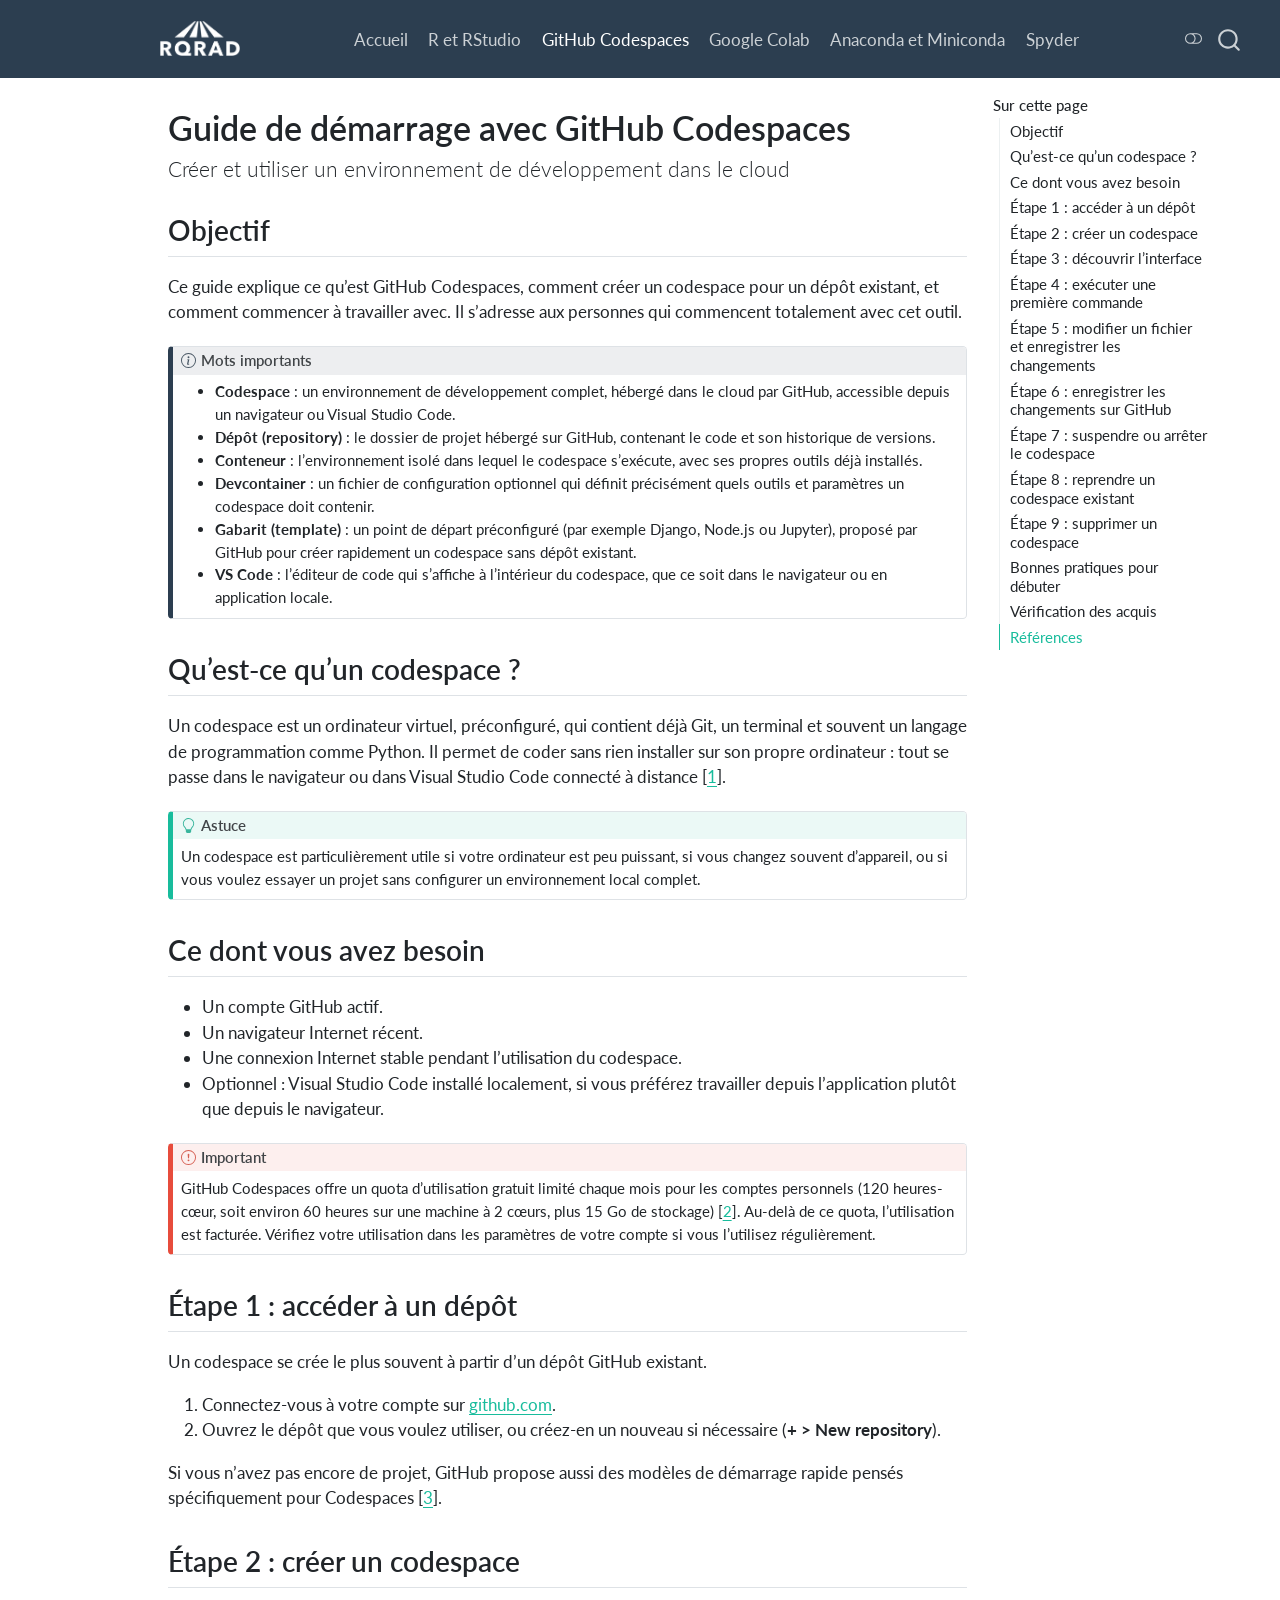
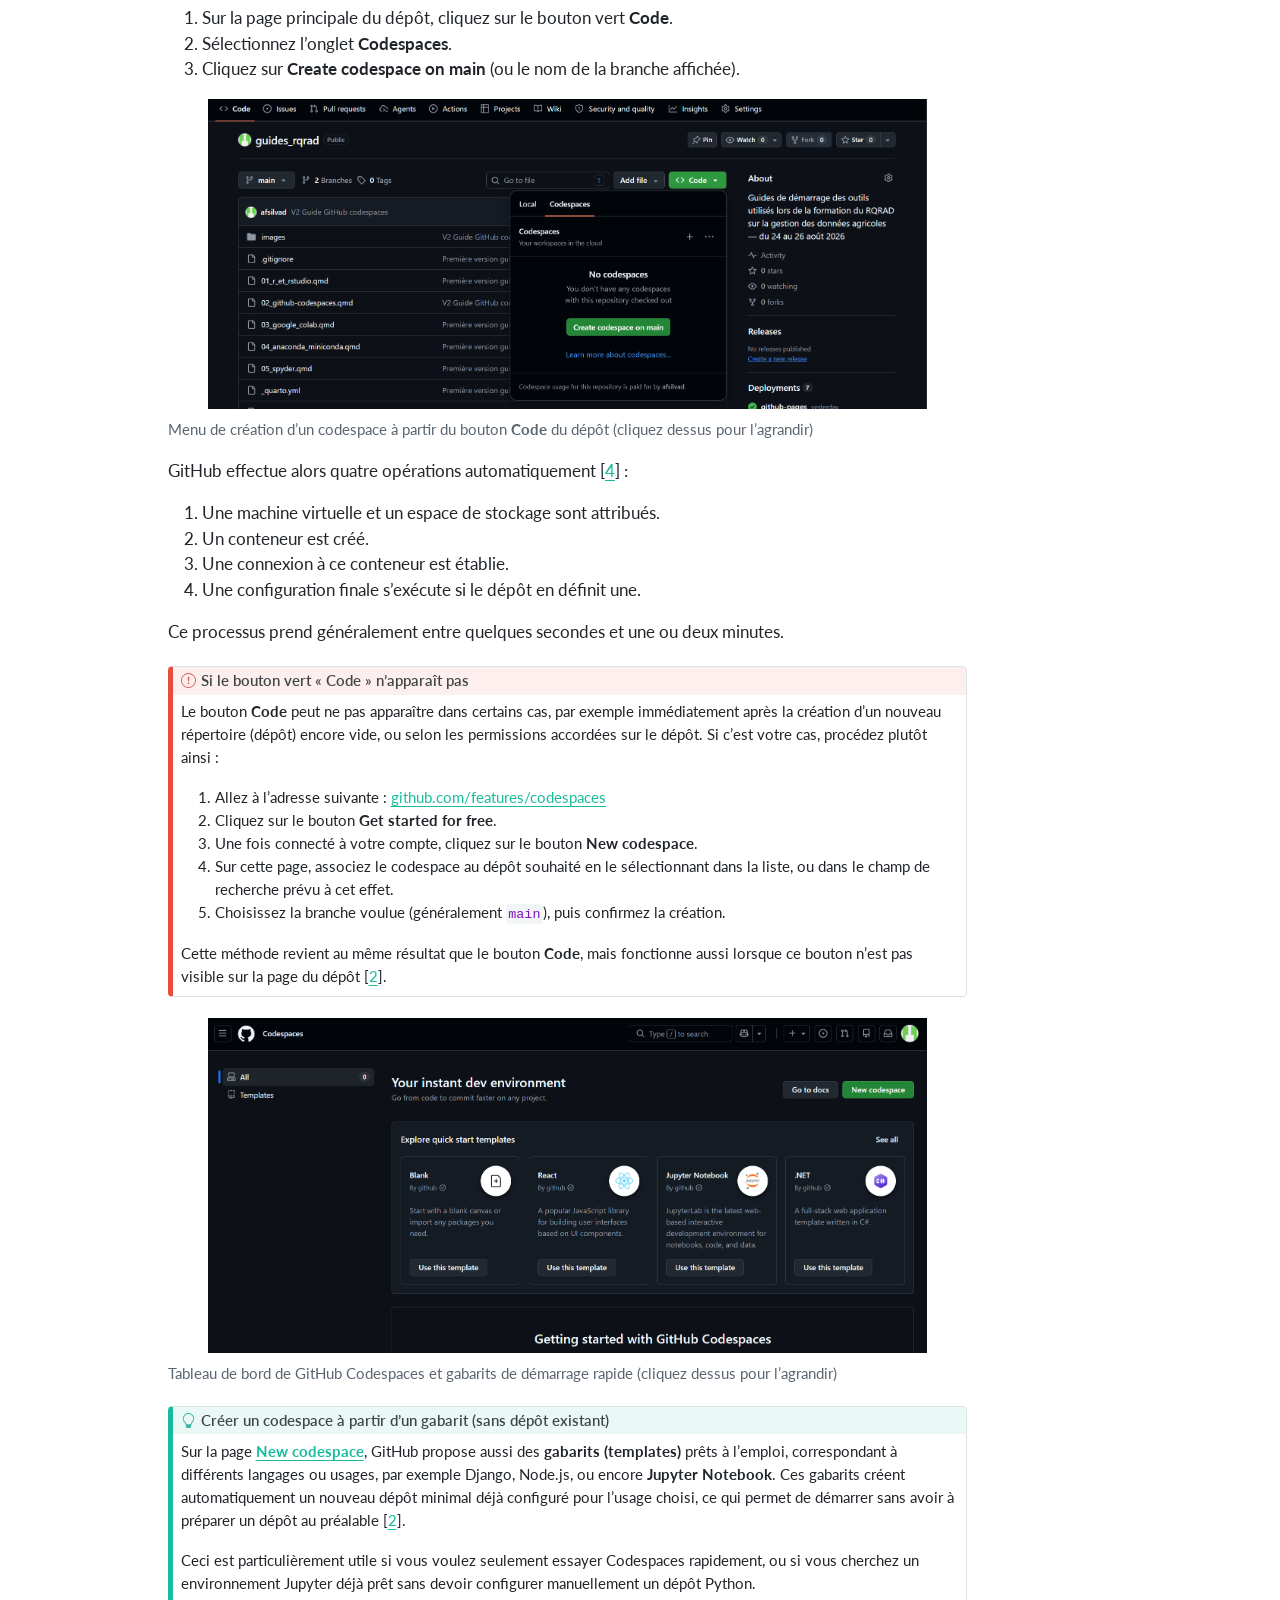
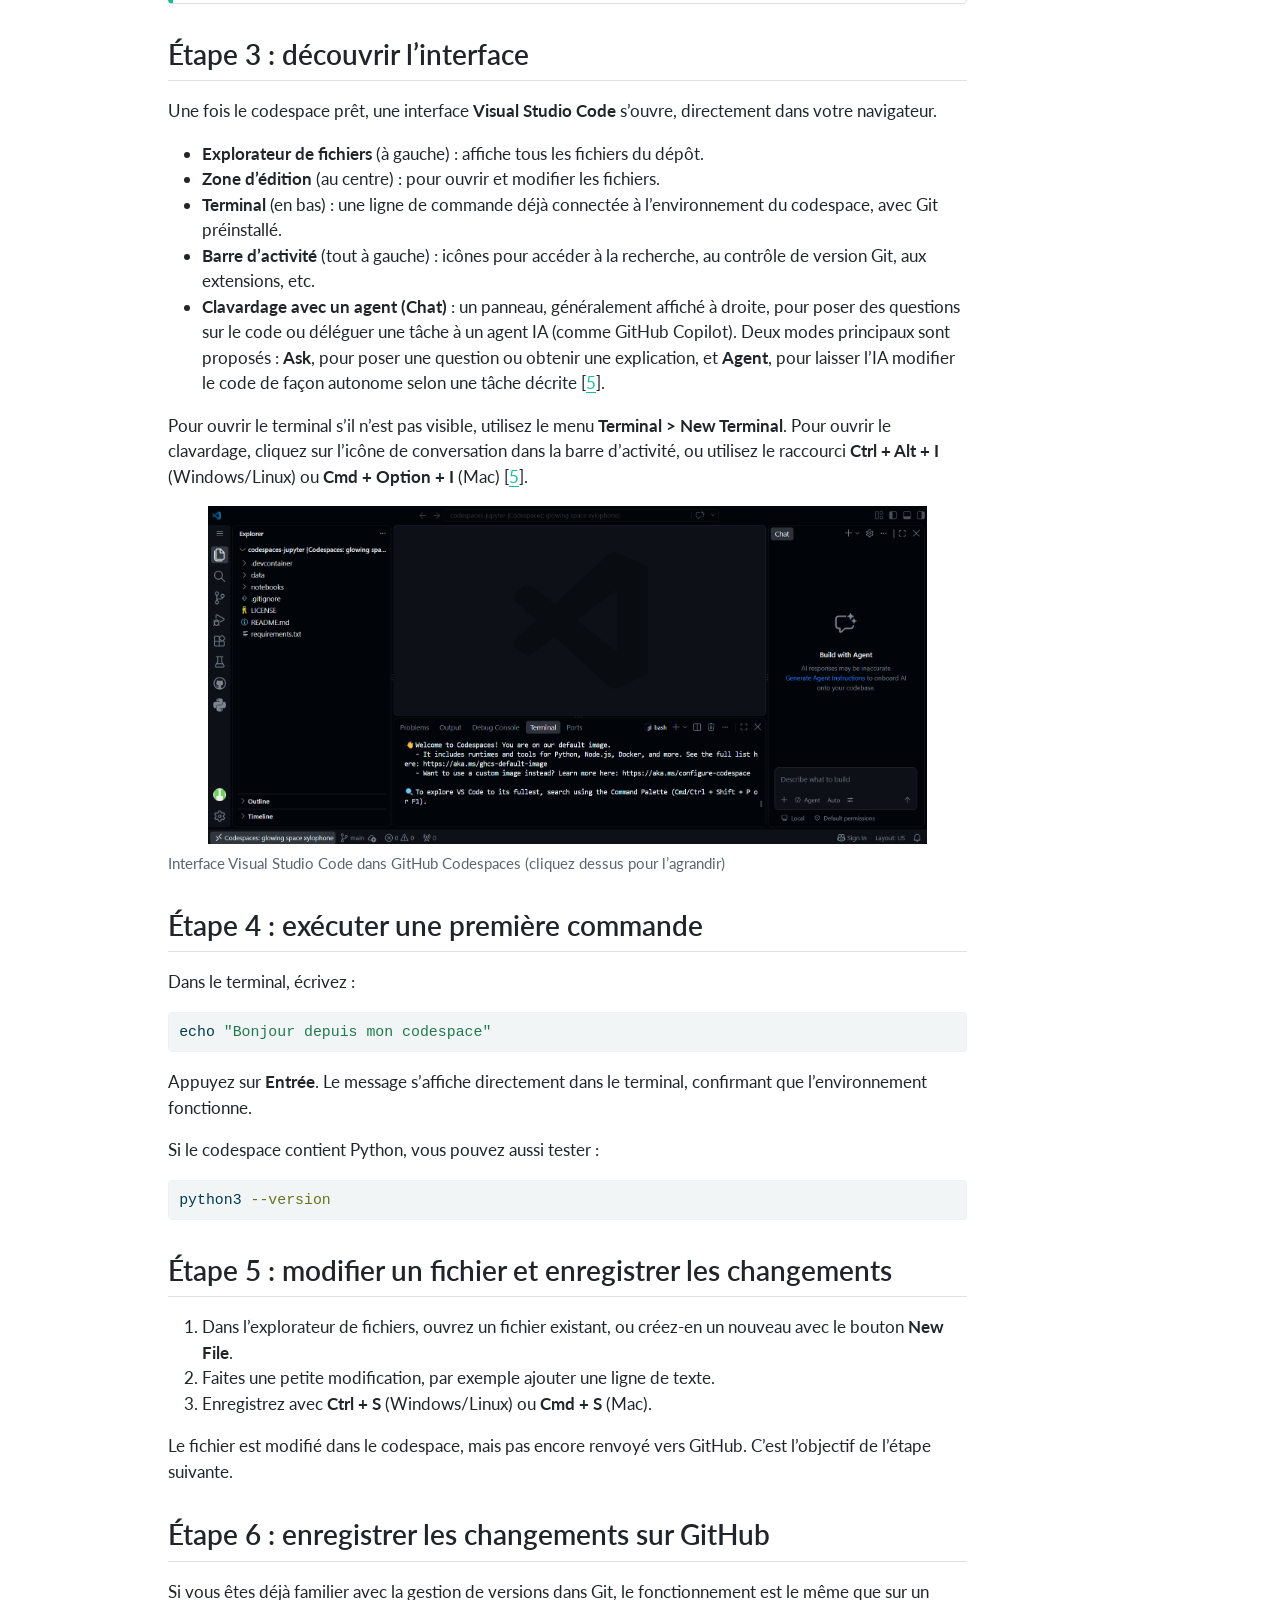
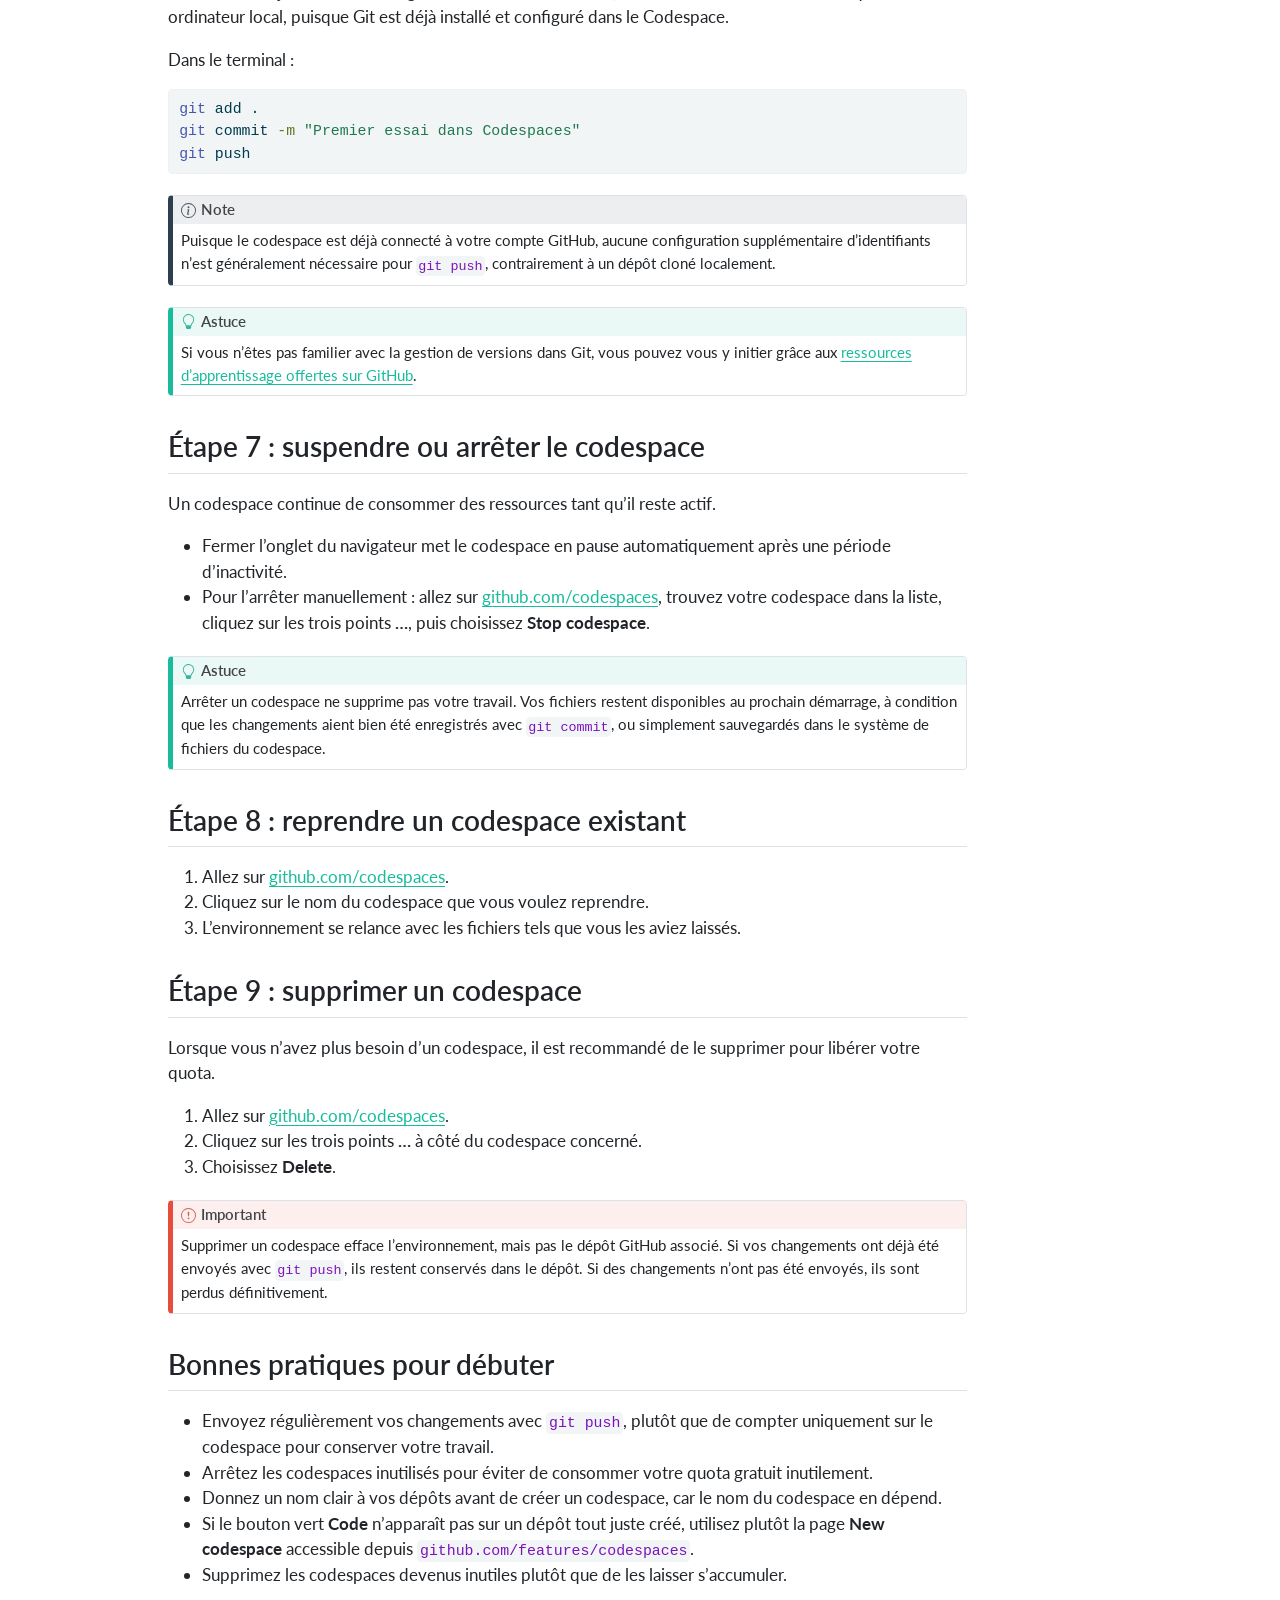
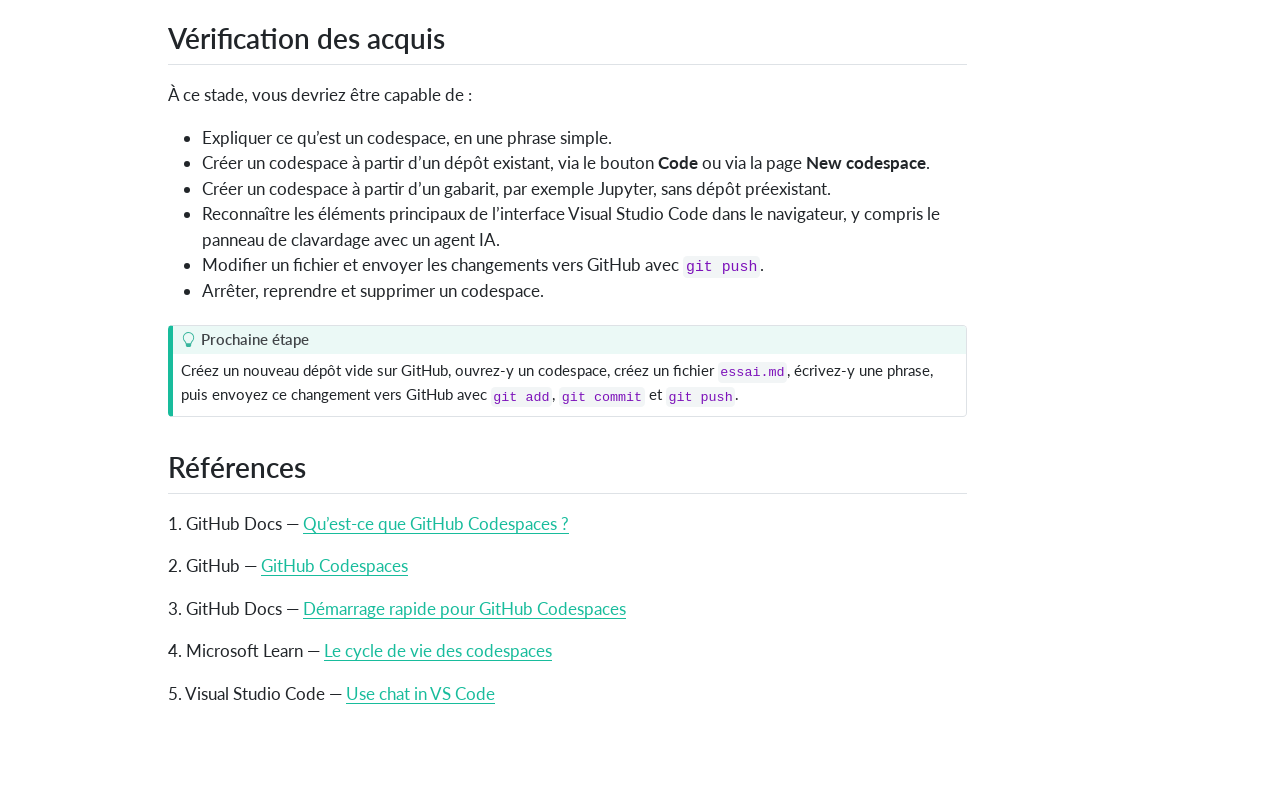
<file: 02_github-codespaces.html>
<!DOCTYPE html>
<html xmlns="http://www.w3.org/1999/xhtml" lang="fr" xml:lang="fr"><head>

<meta charset="utf-8">
<meta name="generator" content="quarto-1.9.38">

<meta name="viewport" content="width=device-width, initial-scale=1.0, user-scalable=yes">


<title>Guide de démarrage avec GitHub Codespaces – Guides de démarrage 2026</title>
<style>
/* Default styles provided by pandoc.
** See https://pandoc.org/MANUAL.html#variables-for-html for config info.
*/
code{white-space: pre-wrap;}
span.smallcaps{font-variant: small-caps;}
div.columns{display: flex; gap: min(4vw, 1.5em);}
div.column{flex: auto; overflow-x: auto;}
div.hanging-indent{margin-left: 1.5em; text-indent: -1.5em;}
ul.task-list{list-style: none;}
ul.task-list li input[type="checkbox"] {
  width: 0.8em;
  margin: 0 0.8em 0.2em -1em; /* quarto-specific, see https://github.com/quarto-dev/quarto-cli/issues/4556 */ 
  vertical-align: middle;
}
/* CSS for syntax highlighting */
html { -webkit-text-size-adjust: 100%; }
pre > code.sourceCode { white-space: pre; position: relative; }
pre > code.sourceCode > span { display: inline-block; line-height: 1.25; }
pre > code.sourceCode > span:empty { height: 1.2em; }
.sourceCode { overflow: visible; }
code.sourceCode > span { color: inherit; text-decoration: inherit; }
div.sourceCode { margin: 1em 0; }
pre.sourceCode { margin: 0; }
@media screen {
div.sourceCode { overflow: auto; }
}
@media print {
pre > code.sourceCode { white-space: pre-wrap; }
pre > code.sourceCode > span { text-indent: -5em; padding-left: 5em; }
}
pre.numberSource code
  { counter-reset: source-line 0; }
pre.numberSource code > span
  { position: relative; left: -4em; counter-increment: source-line; }
pre.numberSource code > span > a:first-child::before
  { content: counter(source-line);
    position: relative; left: -1em; text-align: right; vertical-align: baseline;
    border: none; display: inline-block;
    -webkit-touch-callout: none; -webkit-user-select: none;
    -khtml-user-select: none; -moz-user-select: none;
    -ms-user-select: none; user-select: none;
    padding: 0 4px; width: 4em;
  }
pre.numberSource { margin-left: 3em;  padding-left: 4px; }
div.sourceCode
  {   }
@media screen {
pre > code.sourceCode > span > a:first-child::before { text-decoration: underline; }
}
</style>


<script src="site_libs/quarto-nav/quarto-nav.js"></script>
<script src="site_libs/quarto-nav/headroom.min.js"></script>
<script src="site_libs/clipboard/clipboard.min.js"></script>
<script src="site_libs/quarto-search/autocomplete.umd.js"></script>
<script src="site_libs/quarto-search/fuse.min.js"></script>
<script src="site_libs/quarto-search/quarto-search.js"></script>
<meta name="quarto:offset" content="./">
<script src="site_libs/quarto-html/quarto.js" type="module"></script>
<script src="site_libs/quarto-html/tabsets/tabsets.js" type="module"></script>
<script src="site_libs/quarto-html/popper.min.js"></script>
<script src="site_libs/quarto-html/tippy.umd.min.js"></script>
<script src="site_libs/quarto-html/anchor.min.js"></script>
<link href="site_libs/quarto-html/tippy.css" rel="stylesheet">
<link href="site_libs/quarto-html/quarto-syntax-highlighting-15634bcf2e68342d4ad2dfa704d543f6.css" rel="stylesheet" class="quarto-color-scheme" id="quarto-text-highlighting-styles">
<link href="site_libs/quarto-html/quarto-syntax-highlighting-dark-0a6b7249c26820e032cb0bd839ff02b1.css" rel="stylesheet" class="quarto-color-scheme quarto-color-alternate" id="quarto-text-highlighting-styles">
<link href="site_libs/quarto-html/quarto-syntax-highlighting-15634bcf2e68342d4ad2dfa704d543f6.css" rel="stylesheet" class="quarto-color-scheme-extra" id="quarto-text-highlighting-styles">
<script src="site_libs/bootstrap/bootstrap.min.js"></script>
<link href="site_libs/bootstrap/bootstrap-icons.css" rel="stylesheet">
<link href="site_libs/bootstrap/bootstrap-6b423f165eeea3787de40cb4f8e821c3.min.css" rel="stylesheet" append-hash="true" class="quarto-color-scheme" id="quarto-bootstrap" data-mode="light">
<link href="site_libs/bootstrap/bootstrap-dark-e8964db687007ca8dd88d9d9ce58e3ef.min.css" rel="stylesheet" append-hash="true" class="quarto-color-scheme quarto-color-alternate" id="quarto-bootstrap" data-mode="dark">
<link href="site_libs/bootstrap/bootstrap-6b423f165eeea3787de40cb4f8e821c3.min.css" rel="stylesheet" append-hash="true" class="quarto-color-scheme-extra" id="quarto-bootstrap" data-mode="light">
<script src="site_libs/quarto-contrib/glightbox/glightbox.min.js"></script>
<link href="site_libs/quarto-contrib/glightbox/glightbox.min.css" rel="stylesheet">
<link href="site_libs/quarto-contrib/glightbox/lightbox.css" rel="stylesheet">
<script id="quarto-search-options" type="application/json">{
  "location": "navbar",
  "copy-button": false,
  "collapse-after": 3,
  "panel-placement": "end",
  "type": "overlay",
  "limit": 50,
  "keyboard-shortcut": [
    "f",
    "/",
    "s"
  ],
  "show-item-context": false,
  "language": {
    "search-no-results-text": "Pas de résultats",
    "search-matching-documents-text": "documents trouvés",
    "search-copy-link-title": "Copier le lien vers la recherche",
    "search-hide-matches-text": "Cacher les correspondances additionnelles",
    "search-more-match-text": "correspondance de plus dans ce document",
    "search-more-matches-text": "correspondances de plus dans ce document",
    "search-clear-button-title": "Effacer",
    "search-text-placeholder": "",
    "search-detached-cancel-button-title": "Annuler",
    "search-submit-button-title": "Envoyer",
    "search-label": "Recherche"
  }
}</script>


<link rel="stylesheet" href="styles.css">
</head>

<body class="nav-fixed quarto-light"><script id="quarto-html-before-body" type="application/javascript">
    const toggleBodyColorMode = (bsSheetEl) => {
      const mode = bsSheetEl.getAttribute("data-mode");
      const bodyEl = window.document.querySelector("body");
      if (mode === "dark") {
        bodyEl.classList.add("quarto-dark");
        bodyEl.classList.remove("quarto-light");
      } else {
        bodyEl.classList.add("quarto-light");
        bodyEl.classList.remove("quarto-dark");
      }
    }
    const toggleBodyColorPrimary = () => {
      const bsSheetEl = window.document.querySelector("link#quarto-bootstrap:not([rel=disabled-stylesheet])");
      if (bsSheetEl) {
        toggleBodyColorMode(bsSheetEl);
      }
    }
    const setColorSchemeToggle = (alternate) => {
      const toggles = window.document.querySelectorAll('.quarto-color-scheme-toggle');
      for (let i=0; i < toggles.length; i++) {
        const toggle = toggles[i];
        if (toggle) {
          if (alternate) {
            toggle.classList.add("alternate");
          } else {
            toggle.classList.remove("alternate");
          }
        }
      }
    };
    const toggleColorMode = (alternate) => {
      // Switch the stylesheets
      const primaryStylesheets = window.document.querySelectorAll('link.quarto-color-scheme:not(.quarto-color-alternate)');
      const alternateStylesheets = window.document.querySelectorAll('link.quarto-color-scheme.quarto-color-alternate');
      manageTransitions('#quarto-margin-sidebar .nav-link', false);
      if (alternate) {
        // note: dark is layered on light, we don't disable primary!
        enableStylesheet(alternateStylesheets);
        for (const sheetNode of alternateStylesheets) {
          if (sheetNode.id === "quarto-bootstrap") {
            toggleBodyColorMode(sheetNode);
          }
        }
      } else {
        disableStylesheet(alternateStylesheets);
        enableStylesheet(primaryStylesheets)
        toggleBodyColorPrimary();
      }
      manageTransitions('#quarto-margin-sidebar .nav-link', true);
      // Switch the toggles
      setColorSchemeToggle(alternate)
      // Hack to workaround the fact that safari doesn't
      // properly recolor the scrollbar when toggling (#1455)
      if (navigator.userAgent.indexOf('Safari') > 0 && navigator.userAgent.indexOf('Chrome') == -1) {
        manageTransitions("body", false);
        window.scrollTo(0, 1);
        setTimeout(() => {
          window.scrollTo(0, 0);
          manageTransitions("body", true);
        }, 40);
      }
    }
    const disableStylesheet = (stylesheets) => {
      for (let i=0; i < stylesheets.length; i++) {
        const stylesheet = stylesheets[i];
        stylesheet.rel = 'disabled-stylesheet';
      }
    }
    const enableStylesheet = (stylesheets) => {
      for (let i=0; i < stylesheets.length; i++) {
        const stylesheet = stylesheets[i];
        if(stylesheet.rel !== 'stylesheet') { // for Chrome, which will still FOUC without this check
          stylesheet.rel = 'stylesheet';
        }
      }
    }
    const manageTransitions = (selector, allowTransitions) => {
      const els = window.document.querySelectorAll(selector);
      for (let i=0; i < els.length; i++) {
        const el = els[i];
        if (allowTransitions) {
          el.classList.remove('notransition');
        } else {
          el.classList.add('notransition');
        }
      }
    }
    const isFileUrl = () => {
      return window.location.protocol === 'file:';
    }
    const hasAlternateSentinel = () => {
      let styleSentinel = getColorSchemeSentinel();
      if (styleSentinel !== null) {
        return styleSentinel === "alternate";
      } else {
        return false;
      }
    }
    const setStyleSentinel = (alternate) => {
      const value = alternate ? "alternate" : "default";
      if (!isFileUrl()) {
        window.localStorage.setItem("quarto-color-scheme", value);
      } else {
        localAlternateSentinel = value;
      }
    }
    const getColorSchemeSentinel = () => {
      if (!isFileUrl()) {
        const storageValue = window.localStorage.getItem("quarto-color-scheme");
        return storageValue != null ? storageValue : localAlternateSentinel;
      } else {
        return localAlternateSentinel;
      }
    }
    const toggleGiscusIfUsed = (isAlternate, darkModeDefault) => {
      const baseTheme = document.querySelector('#giscus-base-theme')?.value ?? 'light';
      const alternateTheme = document.querySelector('#giscus-alt-theme')?.value ?? 'dark';
      let newTheme = '';
      if(authorPrefersDark) {
        newTheme = isAlternate ? baseTheme : alternateTheme;
      } else {
        newTheme = isAlternate ? alternateTheme : baseTheme;
      }
      const changeGiscusTheme = () => {
        // From: https://github.com/giscus/giscus/issues/336
        const sendMessage = (message) => {
          const iframe = document.querySelector('iframe.giscus-frame');
          if (!iframe) return;
          iframe.contentWindow.postMessage({ giscus: message }, 'https://giscus.app');
        }
        sendMessage({
          setConfig: {
            theme: newTheme
          }
        });
      }
      const isGiscussLoaded = window.document.querySelector('iframe.giscus-frame') !== null;
      if (isGiscussLoaded) {
        changeGiscusTheme();
      }
    };
    const authorPrefersDark = false;
    const darkModeDefault = authorPrefersDark;
      document.querySelector('link#quarto-text-highlighting-styles.quarto-color-scheme-extra').rel = 'disabled-stylesheet';
      document.querySelector('link#quarto-bootstrap.quarto-color-scheme-extra').rel = 'disabled-stylesheet';
    let localAlternateSentinel = darkModeDefault ? 'alternate' : 'default';
    // Dark / light mode switch
    window.quartoToggleColorScheme = () => {
      // Read the current dark / light value
      let toAlternate = !hasAlternateSentinel();
      toggleColorMode(toAlternate);
      setStyleSentinel(toAlternate);
      toggleGiscusIfUsed(toAlternate, darkModeDefault);
      window.dispatchEvent(new Event('resize'));
    };
    // Switch to dark mode if need be
    if (hasAlternateSentinel()) {
      toggleColorMode(true);
    } else {
      toggleColorMode(false);
    }
  </script>

<div id="quarto-search-results"></div>
  <header id="quarto-header" class="headroom fixed-top">
    <nav class="navbar navbar-expand-lg " data-bs-theme="dark">
      <div class="navbar-container container-fluid">
      <div class="navbar-brand-container mx-auto">
    <a href="./index.html" class="navbar-brand navbar-brand-logo">
    <img src="./images/00_logo_rqrad.png" alt="Logo du projet" class="navbar-logo light-content">
    <img src="./images/00_logo_rqrad.png" alt="Logo du projet" class="navbar-logo dark-content">
    </a>
  </div>
            <div id="quarto-search" class="" title="Recherche"></div>
          <button class="navbar-toggler" type="button" data-bs-toggle="collapse" data-bs-target="#navbarCollapse" aria-controls="navbarCollapse" role="menu" aria-expanded="false" aria-label="Basculer la navigation" onclick="if (window.quartoToggleHeadroom) { window.quartoToggleHeadroom(); }">
  <span class="navbar-toggler-icon"></span>
</button>
          <div class="collapse navbar-collapse" id="navbarCollapse">
            <ul class="navbar-nav navbar-nav-scroll me-auto">
  <li class="nav-item">
    <a class="nav-link" href="./index.html"> 
<span class="menu-text">Accueil</span></a>
  </li>  
  <li class="nav-item">
    <a class="nav-link" href="./01_r_et_rstudio.html"> 
<span class="menu-text">R et RStudio</span></a>
  </li>  
  <li class="nav-item">
    <a class="nav-link active" href="./02_github-codespaces.html" aria-current="page"> 
<span class="menu-text">GitHub Codespaces</span></a>
  </li>  
  <li class="nav-item">
    <a class="nav-link" href="./03_google_colab.html"> 
<span class="menu-text">Google Colab</span></a>
  </li>  
  <li class="nav-item">
    <a class="nav-link" href="./04_anaconda_miniconda.html"> 
<span class="menu-text">Anaconda et Miniconda</span></a>
  </li>  
  <li class="nav-item">
    <a class="nav-link" href="./05_spyder.html"> 
<span class="menu-text">Spyder</span></a>
  </li>  
</ul>
          </div> <!-- /navcollapse -->
            <div class="quarto-navbar-tools">
  <a href="" class="quarto-color-scheme-toggle quarto-navigation-tool  px-1" onclick="window.quartoToggleColorScheme(); return false;" title="Basculer le mode sombre"><i class="bi"></i></a>
</div>
      </div> <!-- /container-fluid -->
    </nav>
</header>
<!-- content -->
<div id="quarto-content" class="quarto-container page-columns page-rows-contents page-layout-article page-navbar">
<!-- sidebar -->
<!-- margin-sidebar -->
    <div id="quarto-margin-sidebar" class="sidebar margin-sidebar">
        <nav id="TOC" role="doc-toc" class="toc-active">
    <h2 id="toc-title">Sur cette page</h2>
   
  <ul>
  <li><a href="#objectif" id="toc-objectif" class="nav-link active" data-scroll-target="#objectif">Objectif</a></li>
  <li><a href="#quest-ce-quun-codespace" id="toc-quest-ce-quun-codespace" class="nav-link" data-scroll-target="#quest-ce-quun-codespace">Qu’est-ce qu’un codespace ?</a></li>
  <li><a href="#ce-dont-vous-avez-besoin" id="toc-ce-dont-vous-avez-besoin" class="nav-link" data-scroll-target="#ce-dont-vous-avez-besoin">Ce dont vous avez besoin</a></li>
  <li><a href="#étape-1-accéder-à-un-dépôt" id="toc-étape-1-accéder-à-un-dépôt" class="nav-link" data-scroll-target="#étape-1-accéder-à-un-dépôt">Étape 1 : accéder à un dépôt</a></li>
  <li><a href="#étape-2-créer-un-codespace" id="toc-étape-2-créer-un-codespace" class="nav-link" data-scroll-target="#étape-2-créer-un-codespace">Étape 2 : créer un codespace</a></li>
  <li><a href="#étape-3-découvrir-linterface" id="toc-étape-3-découvrir-linterface" class="nav-link" data-scroll-target="#étape-3-découvrir-linterface">Étape 3 : découvrir l’interface</a></li>
  <li><a href="#étape-4-exécuter-une-première-commande" id="toc-étape-4-exécuter-une-première-commande" class="nav-link" data-scroll-target="#étape-4-exécuter-une-première-commande">Étape 4 : exécuter une première commande</a></li>
  <li><a href="#étape-5-modifier-un-fichier-et-enregistrer-les-changements" id="toc-étape-5-modifier-un-fichier-et-enregistrer-les-changements" class="nav-link" data-scroll-target="#étape-5-modifier-un-fichier-et-enregistrer-les-changements">Étape 5 : modifier un fichier et enregistrer les changements</a></li>
  <li><a href="#étape-6-enregistrer-les-changements-sur-github" id="toc-étape-6-enregistrer-les-changements-sur-github" class="nav-link" data-scroll-target="#étape-6-enregistrer-les-changements-sur-github">Étape 6 : enregistrer les changements sur GitHub</a></li>
  <li><a href="#étape-7-suspendre-ou-arrêter-le-codespace" id="toc-étape-7-suspendre-ou-arrêter-le-codespace" class="nav-link" data-scroll-target="#étape-7-suspendre-ou-arrêter-le-codespace">Étape 7 : suspendre ou arrêter le codespace</a></li>
  <li><a href="#étape-8-reprendre-un-codespace-existant" id="toc-étape-8-reprendre-un-codespace-existant" class="nav-link" data-scroll-target="#étape-8-reprendre-un-codespace-existant">Étape 8 : reprendre un codespace existant</a></li>
  <li><a href="#étape-9-supprimer-un-codespace" id="toc-étape-9-supprimer-un-codespace" class="nav-link" data-scroll-target="#étape-9-supprimer-un-codespace">Étape 9 : supprimer un codespace</a></li>
  <li><a href="#bonnes-pratiques-pour-débuter" id="toc-bonnes-pratiques-pour-débuter" class="nav-link" data-scroll-target="#bonnes-pratiques-pour-débuter">Bonnes pratiques pour débuter</a></li>
  <li><a href="#vérification-des-acquis" id="toc-vérification-des-acquis" class="nav-link" data-scroll-target="#vérification-des-acquis">Vérification des acquis</a></li>
  <li><a href="#références" id="toc-références" class="nav-link" data-scroll-target="#références">Références</a></li>
  </ul>
</nav>
    </div>
<!-- main -->
<main class="content" id="quarto-document-content">


<header id="title-block-header" class="quarto-title-block default">
<div class="quarto-title">
<h1 class="title">Guide de démarrage avec GitHub Codespaces</h1>
<p class="subtitle lead">Créer et utiliser un environnement de développement dans le cloud</p>
</div>



<div class="quarto-title-meta">

    
  
    
  </div>
  


</header>


<section id="objectif" class="level2">
<h2 class="anchored" data-anchor-id="objectif">Objectif</h2>
<p>Ce guide explique ce qu’est GitHub Codespaces, comment créer un codespace pour un dépôt existant, et comment commencer à travailler avec. Il s’adresse aux personnes qui commencent totalement avec cet outil.</p>
<div class="callout callout-style-default callout-note callout-titled">
<div class="callout-header d-flex align-content-center">
<div class="callout-icon-container">
<i class="callout-icon"></i>
</div>
<div class="callout-title-container flex-fill">
<span class="screen-reader-only">Note</span>Mots importants
</div>
</div>
<div class="callout-body-container callout-body">
<ul>
<li><strong>Codespace</strong> : un environnement de développement complet, hébergé dans le cloud par GitHub, accessible depuis un navigateur ou Visual Studio Code.</li>
<li><strong>Dépôt (repository)</strong> : le dossier de projet hébergé sur GitHub, contenant le code et son historique de versions.</li>
<li><strong>Conteneur</strong> : l’environnement isolé dans lequel le codespace s’exécute, avec ses propres outils déjà installés.</li>
<li><strong>Devcontainer</strong> : un fichier de configuration optionnel qui définit précisément quels outils et paramètres un codespace doit contenir.</li>
<li><strong>Gabarit (template)</strong> : un point de départ préconfiguré (par exemple Django, Node.js ou Jupyter), proposé par GitHub pour créer rapidement un codespace sans dépôt existant.</li>
<li><strong>VS Code</strong> : l’éditeur de code qui s’affiche à l’intérieur du codespace, que ce soit dans le navigateur ou en application locale.</li>
</ul>
</div>
</div>
</section>
<section id="quest-ce-quun-codespace" class="level2">
<h2 class="anchored" data-anchor-id="quest-ce-quun-codespace">Qu’est-ce qu’un codespace ?</h2>
<p>Un codespace est un ordinateur virtuel, préconfiguré, qui contient déjà Git, un terminal et souvent un langage de programmation comme Python. Il permet de coder sans rien installer sur son propre ordinateur : tout se passe dans le navigateur ou dans Visual Studio Code connecté à distance [<a href="#ref-1">1</a>].</p>
<div class="callout callout-style-default callout-tip callout-titled">
<div class="callout-header d-flex align-content-center">
<div class="callout-icon-container">
<i class="callout-icon"></i>
</div>
<div class="callout-title-container flex-fill">
Astuce
</div>
</div>
<div class="callout-body-container callout-body">
<p>Un codespace est particulièrement utile si votre ordinateur est peu puissant, si vous changez souvent d’appareil, ou si vous voulez essayer un projet sans configurer un environnement local complet.</p>
</div>
</div>
</section>
<section id="ce-dont-vous-avez-besoin" class="level2">
<h2 class="anchored" data-anchor-id="ce-dont-vous-avez-besoin">Ce dont vous avez besoin</h2>
<ul>
<li>Un compte GitHub actif.</li>
<li>Un navigateur Internet récent.</li>
<li>Une connexion Internet stable pendant l’utilisation du codespace.</li>
<li>Optionnel : Visual Studio Code installé localement, si vous préférez travailler depuis l’application plutôt que depuis le navigateur.</li>
</ul>
<div class="callout callout-style-default callout-important callout-titled">
<div class="callout-header d-flex align-content-center">
<div class="callout-icon-container">
<i class="callout-icon"></i>
</div>
<div class="callout-title-container flex-fill">
Important
</div>
</div>
<div class="callout-body-container callout-body">
<p>GitHub Codespaces offre un quota d’utilisation gratuit limité chaque mois pour les comptes personnels (120 heures-cœur, soit environ 60 heures sur une machine à 2 cœurs, plus 15 Go de stockage) [<a href="#ref-2">2</a>]. Au-delà de ce quota, l’utilisation est facturée. Vérifiez votre utilisation dans les paramètres de votre compte si vous l’utilisez régulièrement.</p>
</div>
</div>
</section>
<section id="étape-1-accéder-à-un-dépôt" class="level2">
<h2 class="anchored" data-anchor-id="étape-1-accéder-à-un-dépôt">Étape 1 : accéder à un dépôt</h2>
<p>Un codespace se crée le plus souvent à partir d’un dépôt GitHub existant.</p>
<ol type="1">
<li>Connectez-vous à votre compte sur <a href="https://github.com">github.com</a>.</li>
<li>Ouvrez le dépôt que vous voulez utiliser, ou créez-en un nouveau si nécessaire (<strong>+ &gt; New repository</strong>).</li>
</ol>
<p>Si vous n’avez pas encore de projet, GitHub propose aussi des modèles de démarrage rapide pensés spécifiquement pour Codespaces [<a href="#ref-3">3</a>].</p>
</section>
<section id="étape-2-créer-un-codespace" class="level2">
<h2 class="anchored" data-anchor-id="étape-2-créer-un-codespace">Étape 2 : créer un codespace</h2>
<ol type="1">
<li>Sur la page principale du dépôt, cliquez sur le bouton vert <strong>Code</strong>.</li>
<li>Sélectionnez l’onglet <strong>Codespaces</strong>.</li>
<li>Cliquez sur <strong>Create codespace on main</strong> (ou le nom de la branche affichée).</li>
</ol>
<div class="quarto-figure quarto-figure-center">
<figure class="figure">
<p><a href="images/02_01_codespaces_repository.png" class="lightbox" data-gallery="quarto-lightbox-gallery-1" title="Menu de création d’un codespace à partir du bouton Code du dépôt (cliquez dessus pour l’agrandir)"><img src="images/02_01_codespaces_repository.png" class="img-fluid figure-img" style="width:90.0%" alt="Menu de création d’un codespace à partir du bouton Code du dépôt (cliquez dessus pour l’agrandir)"></a></p>
<figcaption>Menu de création d’un codespace à partir du bouton <strong>Code</strong> du dépôt (cliquez dessus pour l’agrandir)</figcaption>
</figure>
</div>
<p>GitHub effectue alors quatre opérations automatiquement [<a href="#ref-4">4</a>] :</p>
<ol type="1">
<li>Une machine virtuelle et un espace de stockage sont attribués.</li>
<li>Un conteneur est créé.</li>
<li>Une connexion à ce conteneur est établie.</li>
<li>Une configuration finale s’exécute si le dépôt en définit une.</li>
</ol>
<p>Ce processus prend généralement entre quelques secondes et une ou deux minutes.</p>
<div class="callout callout-style-default callout-important callout-titled">
<div class="callout-header d-flex align-content-center">
<div class="callout-icon-container">
<i class="callout-icon"></i>
</div>
<div class="callout-title-container flex-fill">
<span class="screen-reader-only">Important</span>Si le bouton vert « Code » n’apparaît pas
</div>
</div>
<div class="callout-body-container callout-body">
<p>Le bouton <strong>Code</strong> peut ne pas apparaître dans certains cas, par exemple immédiatement après la création d’un nouveau répertoire (dépôt) encore vide, ou selon les permissions accordées sur le dépôt. Si c’est votre cas, procédez plutôt ainsi :</p>
<ol type="1">
<li>Allez à l’adresse suivante : <a href="https://github.com/features/codespaces">github.com/features/codespaces</a></li>
<li>Cliquez sur le bouton <strong>Get started for free</strong>.</li>
<li>Une fois connecté à votre compte, cliquez sur le bouton <strong>New codespace</strong>.</li>
<li>Sur cette page, associez le codespace au dépôt souhaité en le sélectionnant dans la liste, ou dans le champ de recherche prévu à cet effet.</li>
<li>Choisissez la branche voulue (généralement <code>main</code>), puis confirmez la création.</li>
</ol>
<p>Cette méthode revient au même résultat que le bouton <strong>Code</strong>, mais fonctionne aussi lorsque ce bouton n’est pas visible sur la page du dépôt [<a href="#ref-2">2</a>].</p>
</div>
</div>
<div class="quarto-figure quarto-figure-center">
<figure class="figure">
<p><a href="images/02_02_github_codespaces.png" class="lightbox" data-gallery="quarto-lightbox-gallery-2" title="Tableau de bord de GitHub Codespaces et gabarits de démarrage rapide (cliquez dessus pour l’agrandir)"><img src="images/02_02_github_codespaces.png" class="img-fluid figure-img" style="width:90.0%" alt="Tableau de bord de GitHub Codespaces et gabarits de démarrage rapide (cliquez dessus pour l’agrandir)"></a></p>
<figcaption>Tableau de bord de GitHub Codespaces et gabarits de démarrage rapide (cliquez dessus pour l’agrandir)</figcaption>
</figure>
</div>
<div class="callout callout-style-default callout-tip callout-titled">
<div class="callout-header d-flex align-content-center">
<div class="callout-icon-container">
<i class="callout-icon"></i>
</div>
<div class="callout-title-container flex-fill">
<span class="screen-reader-only">Astuce</span>Créer un codespace à partir d’un gabarit (sans dépôt existant)
</div>
</div>
<div class="callout-body-container callout-body">
<p>Sur la page <a href="https://github.com/codespaces"><strong>New codespace</strong></a>, GitHub propose aussi des <strong>gabarits (templates)</strong> prêts à l’emploi, correspondant à différents langages ou usages, par exemple Django, Node.js, ou encore <strong>Jupyter Notebook</strong>. Ces gabarits créent automatiquement un nouveau dépôt minimal déjà configuré pour l’usage choisi, ce qui permet de démarrer sans avoir à préparer un dépôt au préalable [<a href="#ref-2">2</a>].</p>
<p>Ceci est particulièrement utile si vous voulez seulement essayer Codespaces rapidement, ou si vous cherchez un environnement Jupyter déjà prêt sans devoir configurer manuellement un dépôt Python.</p>
</div>
</div>
</section>
<section id="étape-3-découvrir-linterface" class="level2">
<h2 class="anchored" data-anchor-id="étape-3-découvrir-linterface">Étape 3 : découvrir l’interface</h2>
<p>Une fois le codespace prêt, une interface <strong>Visual Studio Code</strong> s’ouvre, directement dans votre navigateur.</p>
<ul>
<li><strong>Explorateur de fichiers</strong> (à gauche) : affiche tous les fichiers du dépôt.</li>
<li><strong>Zone d’édition</strong> (au centre) : pour ouvrir et modifier les fichiers.</li>
<li><strong>Terminal</strong> (en bas) : une ligne de commande déjà connectée à l’environnement du codespace, avec Git préinstallé.</li>
<li><strong>Barre d’activité</strong> (tout à gauche) : icônes pour accéder à la recherche, au contrôle de version Git, aux extensions, etc.</li>
<li><strong>Clavardage avec un agent (Chat)</strong> : un panneau, généralement affiché à droite, pour poser des questions sur le code ou déléguer une tâche à un agent IA (comme GitHub Copilot). Deux modes principaux sont proposés : <strong>Ask</strong>, pour poser une question ou obtenir une explication, et <strong>Agent</strong>, pour laisser l’IA modifier le code de façon autonome selon une tâche décrite [<a href="#ref-5">5</a>].</li>
</ul>
<p>Pour ouvrir le terminal s’il n’est pas visible, utilisez le menu <strong>Terminal &gt; New Terminal</strong>. Pour ouvrir le clavardage, cliquez sur l’icône de conversation dans la barre d’activité, ou utilisez le raccourci <strong>Ctrl + Alt + I</strong> (Windows/Linux) ou <strong>Cmd + Option + I</strong> (Mac) [<a href="#ref-5">5</a>].</p>
<div class="quarto-figure quarto-figure-center">
<figure class="figure">
<p><a href="images/02_03_github_codespaces.png" class="lightbox" data-gallery="quarto-lightbox-gallery-3" title="Interface Visual Studio Code dans GitHub Codespaces (cliquez dessus pour l’agrandir)"><img src="images/02_03_github_codespaces.png" class="img-fluid figure-img" style="width:90.0%" alt="Interface Visual Studio Code dans GitHub Codespaces (cliquez dessus pour l’agrandir)"></a></p>
<figcaption>Interface Visual Studio Code dans GitHub Codespaces (cliquez dessus pour l’agrandir)</figcaption>
</figure>
</div>
</section>
<section id="étape-4-exécuter-une-première-commande" class="level2">
<h2 class="anchored" data-anchor-id="étape-4-exécuter-une-première-commande">Étape 4 : exécuter une première commande</h2>
<p>Dans le terminal, écrivez :</p>
<div class="code-copy-outer-scaffold"><div class="sourceCode" id="cb1"><pre class="sourceCode bash code-with-copy"><code class="sourceCode bash"><span id="cb1-1"><a href="#cb1-1" aria-hidden="true" tabindex="-1"></a><span class="bu">echo</span> <span class="st">"Bonjour depuis mon codespace"</span></span></code></pre></div><button title="Copier vers le presse-papier" class="code-copy-button"><i class="bi"></i></button></div>
<p>Appuyez sur <strong>Entrée</strong>. Le message s’affiche directement dans le terminal, confirmant que l’environnement fonctionne.</p>
<p>Si le codespace contient Python, vous pouvez aussi tester :</p>
<div class="code-copy-outer-scaffold"><div class="sourceCode" id="cb2"><pre class="sourceCode bash code-with-copy"><code class="sourceCode bash"><span id="cb2-1"><a href="#cb2-1" aria-hidden="true" tabindex="-1"></a><span class="ex">python3</span> <span class="at">--version</span></span></code></pre></div><button title="Copier vers le presse-papier" class="code-copy-button"><i class="bi"></i></button></div>
</section>
<section id="étape-5-modifier-un-fichier-et-enregistrer-les-changements" class="level2">
<h2 class="anchored" data-anchor-id="étape-5-modifier-un-fichier-et-enregistrer-les-changements">Étape 5 : modifier un fichier et enregistrer les changements</h2>
<ol type="1">
<li>Dans l’explorateur de fichiers, ouvrez un fichier existant, ou créez-en un nouveau avec le bouton <strong>New File</strong>.</li>
<li>Faites une petite modification, par exemple ajouter une ligne de texte.</li>
<li>Enregistrez avec <strong>Ctrl + S</strong> (Windows/Linux) ou <strong>Cmd + S</strong> (Mac).</li>
</ol>
<p>Le fichier est modifié dans le codespace, mais pas encore renvoyé vers GitHub. C’est l’objectif de l’étape suivante.</p>
</section>
<section id="étape-6-enregistrer-les-changements-sur-github" class="level2">
<h2 class="anchored" data-anchor-id="étape-6-enregistrer-les-changements-sur-github">Étape 6 : enregistrer les changements sur GitHub</h2>
<p>Si vous êtes déjà familier avec la gestion de versions dans Git, le fonctionnement est le même que sur un ordinateur local, puisque Git est déjà installé et configuré dans le Codespace.</p>
<p>Dans le terminal :</p>
<div class="code-copy-outer-scaffold"><div class="sourceCode" id="cb3"><pre class="sourceCode bash code-with-copy"><code class="sourceCode bash"><span id="cb3-1"><a href="#cb3-1" aria-hidden="true" tabindex="-1"></a><span class="fu">git</span> add .</span>
<span id="cb3-2"><a href="#cb3-2" aria-hidden="true" tabindex="-1"></a><span class="fu">git</span> commit <span class="at">-m</span> <span class="st">"Premier essai dans Codespaces"</span></span>
<span id="cb3-3"><a href="#cb3-3" aria-hidden="true" tabindex="-1"></a><span class="fu">git</span> push</span></code></pre></div><button title="Copier vers le presse-papier" class="code-copy-button"><i class="bi"></i></button></div>
<div class="callout callout-style-default callout-note callout-titled">
<div class="callout-header d-flex align-content-center">
<div class="callout-icon-container">
<i class="callout-icon"></i>
</div>
<div class="callout-title-container flex-fill">
Note
</div>
</div>
<div class="callout-body-container callout-body">
<p>Puisque le codespace est déjà connecté à votre compte GitHub, aucune configuration supplémentaire d’identifiants n’est généralement nécessaire pour <code>git push</code>, contrairement à un dépôt cloné localement.</p>
</div>
</div>
<div class="callout callout-style-default callout-tip callout-titled">
<div class="callout-header d-flex align-content-center">
<div class="callout-icon-container">
<i class="callout-icon"></i>
</div>
<div class="callout-title-container flex-fill">
Astuce
</div>
</div>
<div class="callout-body-container callout-body">
<p>Si vous n’êtes pas familier avec la gestion de versions dans Git, vous pouvez vous y initier grâce aux <a href="https://docs.github.com/fr/get-started/start-your-journey/git-and-github-learning-resources#using-git">ressources d’apprentissage offertes sur GitHub</a>.</p>
</div>
</div>
</section>
<section id="étape-7-suspendre-ou-arrêter-le-codespace" class="level2">
<h2 class="anchored" data-anchor-id="étape-7-suspendre-ou-arrêter-le-codespace">Étape 7 : suspendre ou arrêter le codespace</h2>
<p>Un codespace continue de consommer des ressources tant qu’il reste actif.</p>
<ul>
<li>Fermer l’onglet du navigateur met le codespace en pause automatiquement après une période d’inactivité.</li>
<li>Pour l’arrêter manuellement : allez sur <a href="https://github.com/codespaces">github.com/codespaces</a>, trouvez votre codespace dans la liste, cliquez sur les trois points <strong>…</strong>, puis choisissez <strong>Stop codespace</strong>.</li>
</ul>
<div class="callout callout-style-default callout-tip callout-titled">
<div class="callout-header d-flex align-content-center">
<div class="callout-icon-container">
<i class="callout-icon"></i>
</div>
<div class="callout-title-container flex-fill">
Astuce
</div>
</div>
<div class="callout-body-container callout-body">
<p>Arrêter un codespace ne supprime pas votre travail. Vos fichiers restent disponibles au prochain démarrage, à condition que les changements aient bien été enregistrés avec <code>git commit</code>, ou simplement sauvegardés dans le système de fichiers du codespace.</p>
</div>
</div>
</section>
<section id="étape-8-reprendre-un-codespace-existant" class="level2">
<h2 class="anchored" data-anchor-id="étape-8-reprendre-un-codespace-existant">Étape 8 : reprendre un codespace existant</h2>
<ol type="1">
<li>Allez sur <a href="https://github.com/codespaces">github.com/codespaces</a>.</li>
<li>Cliquez sur le nom du codespace que vous voulez reprendre.</li>
<li>L’environnement se relance avec les fichiers tels que vous les aviez laissés.</li>
</ol>
</section>
<section id="étape-9-supprimer-un-codespace" class="level2">
<h2 class="anchored" data-anchor-id="étape-9-supprimer-un-codespace">Étape 9 : supprimer un codespace</h2>
<p>Lorsque vous n’avez plus besoin d’un codespace, il est recommandé de le supprimer pour libérer votre quota.</p>
<ol type="1">
<li>Allez sur <a href="https://github.com/codespaces">github.com/codespaces</a>.</li>
<li>Cliquez sur les trois points <strong>…</strong> à côté du codespace concerné.</li>
<li>Choisissez <strong>Delete</strong>.</li>
</ol>
<div class="callout callout-style-default callout-important callout-titled">
<div class="callout-header d-flex align-content-center">
<div class="callout-icon-container">
<i class="callout-icon"></i>
</div>
<div class="callout-title-container flex-fill">
Important
</div>
</div>
<div class="callout-body-container callout-body">
<p>Supprimer un codespace efface l’environnement, mais pas le dépôt GitHub associé. Si vos changements ont déjà été envoyés avec <code>git push</code>, ils restent conservés dans le dépôt. Si des changements n’ont pas été envoyés, ils sont perdus définitivement.</p>
</div>
</div>
</section>
<section id="bonnes-pratiques-pour-débuter" class="level2">
<h2 class="anchored" data-anchor-id="bonnes-pratiques-pour-débuter">Bonnes pratiques pour débuter</h2>
<ul>
<li>Envoyez régulièrement vos changements avec <code>git push</code>, plutôt que de compter uniquement sur le codespace pour conserver votre travail.</li>
<li>Arrêtez les codespaces inutilisés pour éviter de consommer votre quota gratuit inutilement.</li>
<li>Donnez un nom clair à vos dépôts avant de créer un codespace, car le nom du codespace en dépend.</li>
<li>Si le bouton vert <strong>Code</strong> n’apparaît pas sur un dépôt tout juste créé, utilisez plutôt la page <strong>New codespace</strong> accessible depuis <code>github.com/features/codespaces</code>.</li>
<li>Supprimez les codespaces devenus inutiles plutôt que de les laisser s’accumuler.</li>
</ul>
</section>
<section id="vérification-des-acquis" class="level2">
<h2 class="anchored" data-anchor-id="vérification-des-acquis">Vérification des acquis</h2>
<p>À ce stade, vous devriez être capable de :</p>
<ul>
<li>Expliquer ce qu’est un codespace, en une phrase simple.</li>
<li>Créer un codespace à partir d’un dépôt existant, via le bouton <strong>Code</strong> ou via la page <strong>New codespace</strong>.</li>
<li>Créer un codespace à partir d’un gabarit, par exemple Jupyter, sans dépôt préexistant.</li>
<li>Reconnaître les éléments principaux de l’interface Visual Studio Code dans le navigateur, y compris le panneau de clavardage avec un agent IA.</li>
<li>Modifier un fichier et envoyer les changements vers GitHub avec <code>git push</code>.</li>
<li>Arrêter, reprendre et supprimer un codespace.</li>
</ul>
<div class="callout callout-style-default callout-tip callout-titled">
<div class="callout-header d-flex align-content-center">
<div class="callout-icon-container">
<i class="callout-icon"></i>
</div>
<div class="callout-title-container flex-fill">
<span class="screen-reader-only">Astuce</span>Prochaine étape
</div>
</div>
<div class="callout-body-container callout-body">
<p>Créez un nouveau dépôt vide sur GitHub, ouvrez-y un codespace, créez un fichier <code>essai.md</code>, écrivez-y une phrase, puis envoyez ce changement vers GitHub avec <code>git add</code>, <code>git commit</code> et <code>git push</code>.</p>
</div>
</div>
</section>
<section id="références" class="level2">
<h2 class="anchored" data-anchor-id="références">Références</h2>
<div id="ref-1">
<p>1. GitHub Docs — <a href="https://docs.github.com/fr/codespaces/about-codespaces/what-are-codespaces">Qu’est-ce que GitHub Codespaces ?</a></p>
</div>
<div id="ref-2">
<p>2. GitHub — <a href="https://github.com/features/codespaces">GitHub Codespaces</a></p>
</div>
<div id="ref-3">
<p>3. GitHub Docs — <a href="https://docs.github.com/fr/codespaces/quickstart">Démarrage rapide pour GitHub Codespaces</a></p>
</div>
<div id="ref-4">
<p>4. Microsoft Learn — <a href="https://learn.microsoft.com/fr-fr/training/modules/code-with-github-codespaces/2-codespace-lifecycle">Le cycle de vie des codespaces</a></p>
</div>
<div id="ref-5">
<p>5. Visual Studio Code — <a href="https://code.visualstudio.com/docs/chat/chat-overview">Use chat in VS Code</a></p>
</div>


</section>

</main> <!-- /main -->
<script id="quarto-html-after-body" type="application/javascript">
  window.document.addEventListener("DOMContentLoaded", function (event) {
    // Ensure there is a toggle, if there isn't float one in the top right
    if (window.document.querySelector('.quarto-color-scheme-toggle') === null) {
      const a = window.document.createElement('a');
      a.classList.add('top-right');
      a.classList.add('quarto-color-scheme-toggle');
      a.href = "";
      a.onclick = function() { try { window.quartoToggleColorScheme(); } catch {} return false; };
      const i = window.document.createElement("i");
      i.classList.add('bi');
      a.appendChild(i);
      window.document.body.appendChild(a);
    }
    setColorSchemeToggle(hasAlternateSentinel())
    const icon = "";
    const anchorJS = new window.AnchorJS();
    anchorJS.options = {
      placement: 'right',
      icon: icon
    };
    anchorJS.add('.anchored');
    const isCodeAnnotation = (el) => {
      for (const clz of el.classList) {
        if (clz.startsWith('code-annotation-')) {                     
          return true;
        }
      }
      return false;
    }
    const onCopySuccess = function(e) {
      // button target
      const button = e.trigger;
      // don't keep focus
      button.blur();
      // flash "checked"
      button.classList.add('code-copy-button-checked');
      var currentTitle = button.getAttribute("title");
      button.setAttribute("title", "Copié");
      let tooltip;
      if (window.bootstrap) {
        button.setAttribute("data-bs-toggle", "tooltip");
        button.setAttribute("data-bs-placement", "left");
        button.setAttribute("data-bs-title", "Copié");
        tooltip = new bootstrap.Tooltip(button, 
          { trigger: "manual", 
            customClass: "code-copy-button-tooltip",
            offset: [0, -8]});
        tooltip.show();    
      }
      setTimeout(function() {
        if (tooltip) {
          tooltip.hide();
          button.removeAttribute("data-bs-title");
          button.removeAttribute("data-bs-toggle");
          button.removeAttribute("data-bs-placement");
        }
        button.setAttribute("title", currentTitle);
        button.classList.remove('code-copy-button-checked');
      }, 1000);
      // clear code selection
      e.clearSelection();
    }
    const getTextToCopy = function(trigger) {
      const outerScaffold = trigger.parentElement.cloneNode(true);
      const codeEl = outerScaffold.querySelector('code');
      for (const childEl of codeEl.children) {
        if (isCodeAnnotation(childEl)) {
          childEl.remove();
        }
      }
      return codeEl.innerText;
    }
    const clipboard = new window.ClipboardJS('.code-copy-button:not([data-in-quarto-modal])', {
      text: getTextToCopy
    });
    clipboard.on('success', onCopySuccess);
    if (window.document.getElementById('quarto-embedded-source-code-modal')) {
      const clipboardModal = new window.ClipboardJS('.code-copy-button[data-in-quarto-modal]', {
        text: getTextToCopy,
        container: window.document.getElementById('quarto-embedded-source-code-modal')
      });
      clipboardModal.on('success', onCopySuccess);
    }
      var localhostRegex = new RegExp(/^(?:http|https):\/\/localhost\:?[0-9]*\//);
      var mailtoRegex = new RegExp(/^mailto:/);
        var filterRegex = new RegExp("https:\/\/afsilvad\.github\.io\/guides_rqrad\/");
      var isInternal = (href) => {
          return filterRegex.test(href) || localhostRegex.test(href) || mailtoRegex.test(href);
      }
      // Inspect non-navigation links and adorn them if external
     var links = window.document.querySelectorAll('a[href]:not(.nav-link):not(.navbar-brand):not(.toc-action):not(.sidebar-link):not(.sidebar-item-toggle):not(.pagination-link):not(.no-external):not([aria-hidden]):not(.dropdown-item):not(.quarto-navigation-tool):not(.about-link)');
      for (var i=0; i<links.length; i++) {
        const link = links[i];
        if (!isInternal(link.href)) {
          // undo the damage that might have been done by quarto-nav.js in the case of
          // links that we want to consider external
          if (link.dataset.originalHref !== undefined) {
            link.href = link.dataset.originalHref;
          }
            // target, if specified
            link.setAttribute("target", "_blank");
            if (link.getAttribute("rel") === null) {
              link.setAttribute("rel", "noopener");
            }
        }
      }
    function tippyHover(el, contentFn, onTriggerFn, onUntriggerFn) {
      const config = {
        allowHTML: true,
        maxWidth: 500,
        delay: 100,
        arrow: false,
        appendTo: function(el) {
            return el.parentElement;
        },
        interactive: true,
        interactiveBorder: 10,
        theme: 'quarto',
        placement: 'bottom-start',
      };
      if (contentFn) {
        config.content = contentFn;
      }
      if (onTriggerFn) {
        config.onTrigger = onTriggerFn;
      }
      if (onUntriggerFn) {
        config.onUntrigger = onUntriggerFn;
      }
      window.tippy(el, config); 
    }
    const noterefs = window.document.querySelectorAll('a[role="doc-noteref"]');
    for (var i=0; i<noterefs.length; i++) {
      const ref = noterefs[i];
      tippyHover(ref, function() {
        // use id or data attribute instead here
        let href = ref.getAttribute('data-footnote-href') || ref.getAttribute('href');
        try { href = new URL(href).hash; } catch {}
        const id = href.replace(/^#\/?/, "");
        const note = window.document.getElementById(id);
        if (note) {
          return note.innerHTML;
        } else {
          return "";
        }
      });
    }
    const xrefs = window.document.querySelectorAll('a.quarto-xref');
    const processXRef = (id, note) => {
      // Strip column container classes
      const stripColumnClz = (el) => {
        el.classList.remove("page-full", "page-columns");
        if (el.children) {
          for (const child of el.children) {
            stripColumnClz(child);
          }
        }
      }
      stripColumnClz(note)
      if (id === null || id.startsWith('sec-')) {
        // Special case sections, only their first couple elements
        const container = document.createElement("div");
        if (note.children && note.children.length > 2) {
          container.appendChild(note.children[0].cloneNode(true));
          for (let i = 1; i < note.children.length; i++) {
            const child = note.children[i];
            if (child.tagName === "P" && child.innerText === "") {
              continue;
            } else {
              container.appendChild(child.cloneNode(true));
              break;
            }
          }
          if (window.Quarto?.typesetMath) {
            window.Quarto.typesetMath(container);
          }
          return container.innerHTML
        } else {
          if (window.Quarto?.typesetMath) {
            window.Quarto.typesetMath(note);
          }
          return note.innerHTML;
        }
      } else {
        // Remove any anchor links if they are present
        const anchorLink = note.querySelector('a.anchorjs-link');
        if (anchorLink) {
          anchorLink.remove();
        }
        if (window.Quarto?.typesetMath) {
          window.Quarto.typesetMath(note);
        }
        if (note.classList.contains("callout")) {
          return note.outerHTML;
        } else {
          return note.innerHTML;
        }
      }
    }
    for (var i=0; i<xrefs.length; i++) {
      const xref = xrefs[i];
      tippyHover(xref, undefined, function(instance) {
        instance.disable();
        let url = xref.getAttribute('href');
        let hash = undefined; 
        if (url.startsWith('#')) {
          hash = url;
        } else {
          try { hash = new URL(url).hash; } catch {}
        }
        if (hash) {
          const id = hash.replace(/^#\/?/, "");
          const note = window.document.getElementById(id);
          if (note !== null) {
            try {
              const html = processXRef(id, note.cloneNode(true));
              instance.setContent(html);
            } finally {
              instance.enable();
              instance.show();
            }
          } else {
            // See if we can fetch this
            fetch(url.split('#')[0])
            .then(res => res.text())
            .then(html => {
              const parser = new DOMParser();
              const htmlDoc = parser.parseFromString(html, "text/html");
              const note = htmlDoc.getElementById(id);
              if (note !== null) {
                const html = processXRef(id, note);
                instance.setContent(html);
              } 
            }).finally(() => {
              instance.enable();
              instance.show();
            });
          }
        } else {
          // See if we can fetch a full url (with no hash to target)
          // This is a special case and we should probably do some content thinning / targeting
          fetch(url)
          .then(res => res.text())
          .then(html => {
            const parser = new DOMParser();
            const htmlDoc = parser.parseFromString(html, "text/html");
            const note = htmlDoc.querySelector('main.content');
            if (note !== null) {
              // This should only happen for chapter cross references
              // (since there is no id in the URL)
              // remove the first header
              if (note.children.length > 0 && note.children[0].tagName === "HEADER") {
                note.children[0].remove();
              }
              const html = processXRef(null, note);
              instance.setContent(html);
            } 
          }).finally(() => {
            instance.enable();
            instance.show();
          });
        }
      }, function(instance) {
      });
    }
        let selectedAnnoteEl;
        const selectorForAnnotation = ( cell, annotation) => {
          let cellAttr = 'data-code-cell="' + cell + '"';
          let lineAttr = 'data-code-annotation="' +  annotation + '"';
          const selector = 'span[' + cellAttr + '][' + lineAttr + ']';
          return selector;
        }
        const selectCodeLines = (annoteEl) => {
          const doc = window.document;
          const targetCell = annoteEl.getAttribute("data-target-cell");
          const targetAnnotation = annoteEl.getAttribute("data-target-annotation");
          const annoteSpan = window.document.querySelector(selectorForAnnotation(targetCell, targetAnnotation));
          const lines = annoteSpan.getAttribute("data-code-lines").split(",");
          const lineIds = lines.map((line) => {
            return targetCell + "-" + line;
          })
          let top = null;
          let height = null;
          let parent = null;
          if (lineIds.length > 0) {
              //compute the position of the single el (top and bottom and make a div)
              const el = window.document.getElementById(lineIds[0]);
              top = el.offsetTop;
              height = el.offsetHeight;
              parent = el.parentElement.parentElement;
            if (lineIds.length > 1) {
              const lastEl = window.document.getElementById(lineIds[lineIds.length - 1]);
              const bottom = lastEl.offsetTop + lastEl.offsetHeight;
              height = bottom - top;
            }
            if (top !== null && height !== null && parent !== null) {
              // cook up a div (if necessary) and position it 
              let div = window.document.getElementById("code-annotation-line-highlight");
              if (div === null) {
                div = window.document.createElement("div");
                div.setAttribute("id", "code-annotation-line-highlight");
                div.style.position = 'absolute';
                parent.appendChild(div);
              }
              div.style.top = top - 2 + "px";
              div.style.height = height + 4 + "px";
              div.style.left = 0;
              let gutterDiv = window.document.getElementById("code-annotation-line-highlight-gutter");
              if (gutterDiv === null) {
                gutterDiv = window.document.createElement("div");
                gutterDiv.setAttribute("id", "code-annotation-line-highlight-gutter");
                gutterDiv.style.position = 'absolute';
                const codeCell = window.document.getElementById(targetCell);
                const gutter = codeCell.querySelector('.code-annotation-gutter');
                gutter.appendChild(gutterDiv);
              }
              gutterDiv.style.top = top - 2 + "px";
              gutterDiv.style.height = height + 4 + "px";
            }
            selectedAnnoteEl = annoteEl;
          }
        };
        const unselectCodeLines = () => {
          const elementsIds = ["code-annotation-line-highlight", "code-annotation-line-highlight-gutter"];
          elementsIds.forEach((elId) => {
            const div = window.document.getElementById(elId);
            if (div) {
              div.remove();
            }
          });
          selectedAnnoteEl = undefined;
        };
          // Handle positioning of the toggle
      window.addEventListener(
        "resize",
        throttle(() => {
          elRect = undefined;
          if (selectedAnnoteEl) {
            selectCodeLines(selectedAnnoteEl);
          }
        }, 10)
      );
      function throttle(fn, ms) {
      let throttle = false;
      let timer;
        return (...args) => {
          if(!throttle) { // first call gets through
              fn.apply(this, args);
              throttle = true;
          } else { // all the others get throttled
              if(timer) clearTimeout(timer); // cancel #2
              timer = setTimeout(() => {
                fn.apply(this, args);
                timer = throttle = false;
              }, ms);
          }
        };
      }
        // Attach click handler to the DT
        const annoteDls = window.document.querySelectorAll('dt[data-target-cell]');
        for (const annoteDlNode of annoteDls) {
          annoteDlNode.addEventListener('click', (event) => {
            const clickedEl = event.target;
            if (clickedEl !== selectedAnnoteEl) {
              unselectCodeLines();
              const activeEl = window.document.querySelector('dt[data-target-cell].code-annotation-active');
              if (activeEl) {
                activeEl.classList.remove('code-annotation-active');
              }
              selectCodeLines(clickedEl);
              clickedEl.classList.add('code-annotation-active');
            } else {
              // Unselect the line
              unselectCodeLines();
              clickedEl.classList.remove('code-annotation-active');
            }
          });
        }
    const findCites = (el) => {
      const parentEl = el.parentElement;
      if (parentEl) {
        const cites = parentEl.dataset.cites;
        if (cites) {
          return {
            el,
            cites: cites.split(' ')
          };
        } else {
          return findCites(el.parentElement)
        }
      } else {
        return undefined;
      }
    };
    var bibliorefs = window.document.querySelectorAll('a[role="doc-biblioref"]');
    for (var i=0; i<bibliorefs.length; i++) {
      const ref = bibliorefs[i];
      const citeInfo = findCites(ref);
      if (citeInfo) {
        tippyHover(citeInfo.el, function() {
          var popup = window.document.createElement('div');
          citeInfo.cites.forEach(function(cite) {
            var citeDiv = window.document.createElement('div');
            citeDiv.classList.add('hanging-indent');
            citeDiv.classList.add('csl-entry');
            var biblioDiv = window.document.getElementById('ref-' + cite);
            if (biblioDiv) {
              citeDiv.innerHTML = biblioDiv.innerHTML;
            }
            popup.appendChild(citeDiv);
          });
          return popup.innerHTML;
        });
      }
    }
  });
  </script>
</div> <!-- /content -->
<script>var lightboxQuarto = GLightbox({"closeEffect":"zoom","descPosition":"bottom","loop":false,"openEffect":"zoom","selector":".lightbox"});
(function() {
  let previousOnload = window.onload;
  window.onload = () => {
    if (previousOnload) {
      previousOnload();
    }
    lightboxQuarto.on('slide_before_load', (data) => {
      const { slideIndex, slideNode, slideConfig, player, trigger } = data;
      const href = trigger.getAttribute('href');
      if (href !== null) {
        const imgEl = window.document.querySelector(`a[href="${href}"] img`);
        if (imgEl !== null) {
          const srcAttr = imgEl.getAttribute("src");
          if (srcAttr && srcAttr.startsWith("data:")) {
            slideConfig.href = srcAttr;
          }
        }
      } 
    });
  
    lightboxQuarto.on('slide_after_load', (data) => {
      const { slideIndex, slideNode, slideConfig, player, trigger } = data;
      if (window.Quarto?.typesetMath) {
        window.Quarto.typesetMath(slideNode);
      }
    });
  
  };
  
})();
          </script>




</body></html>
</file>
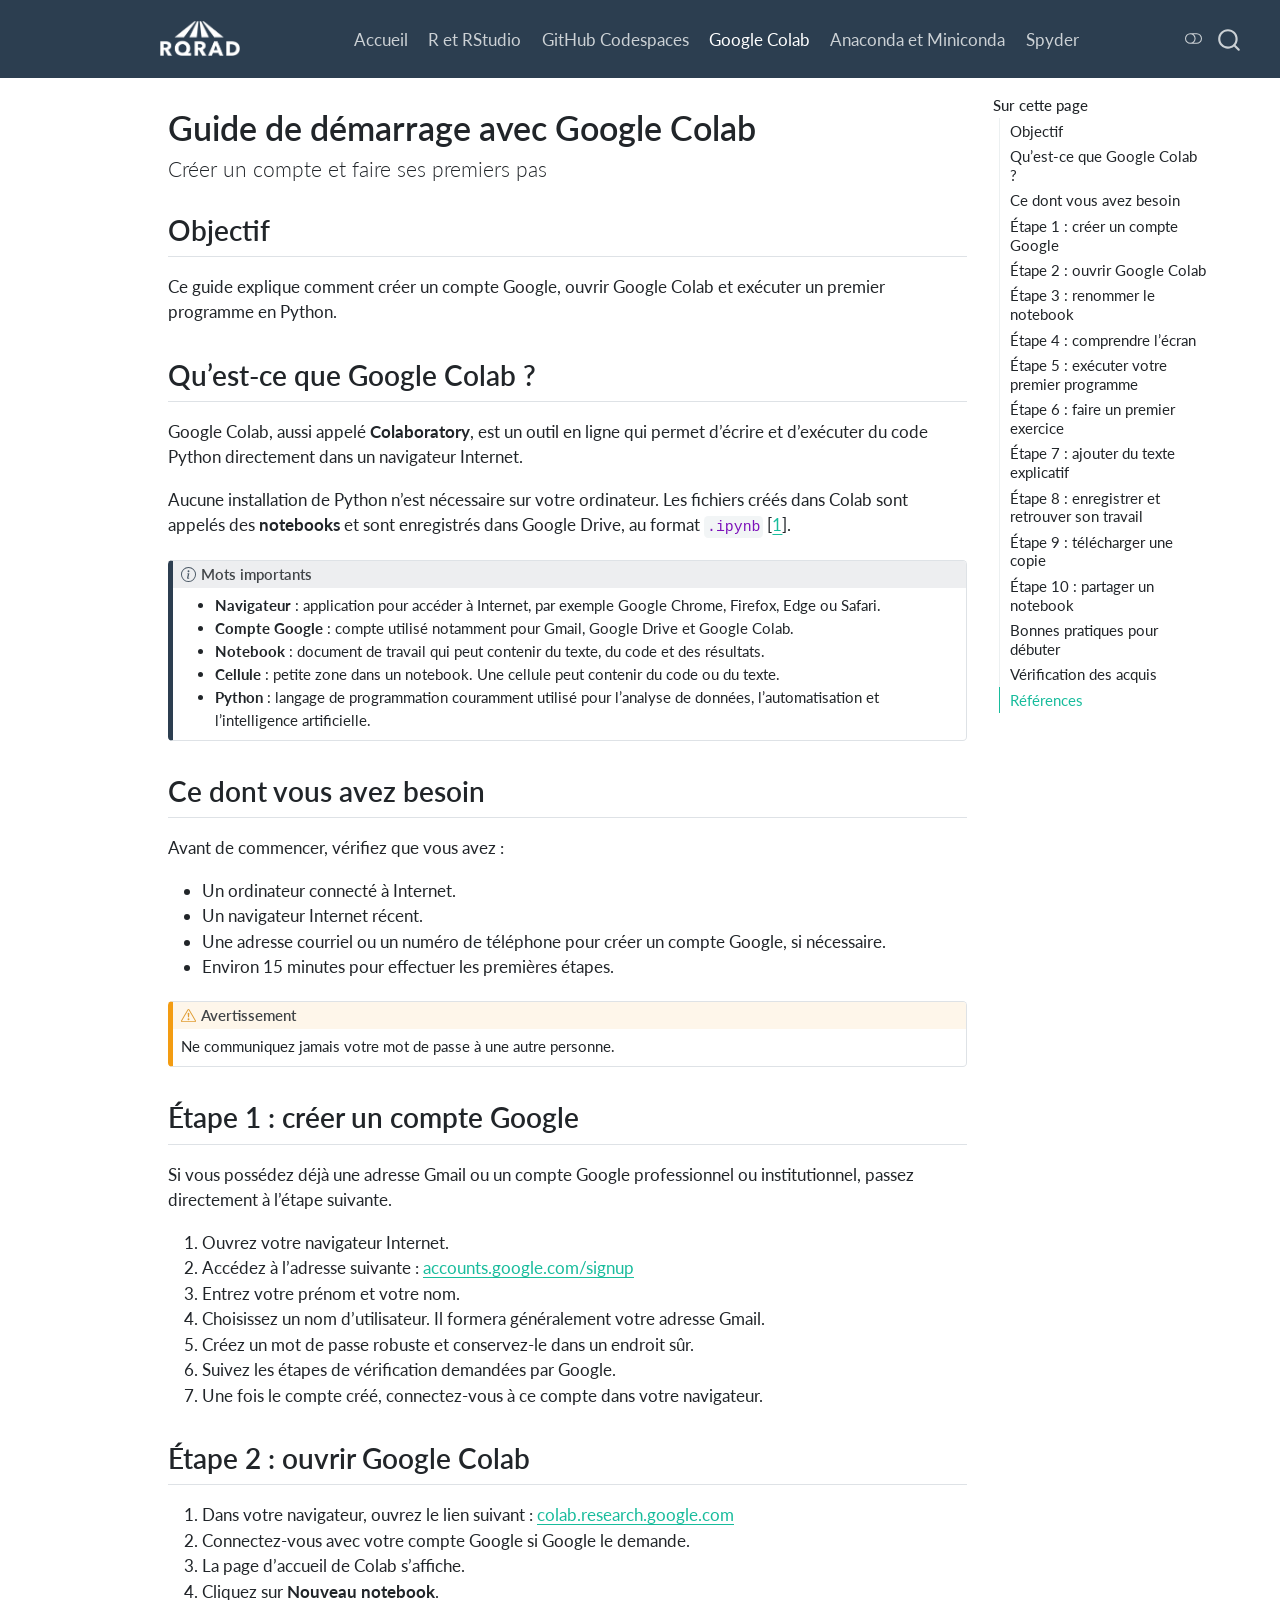
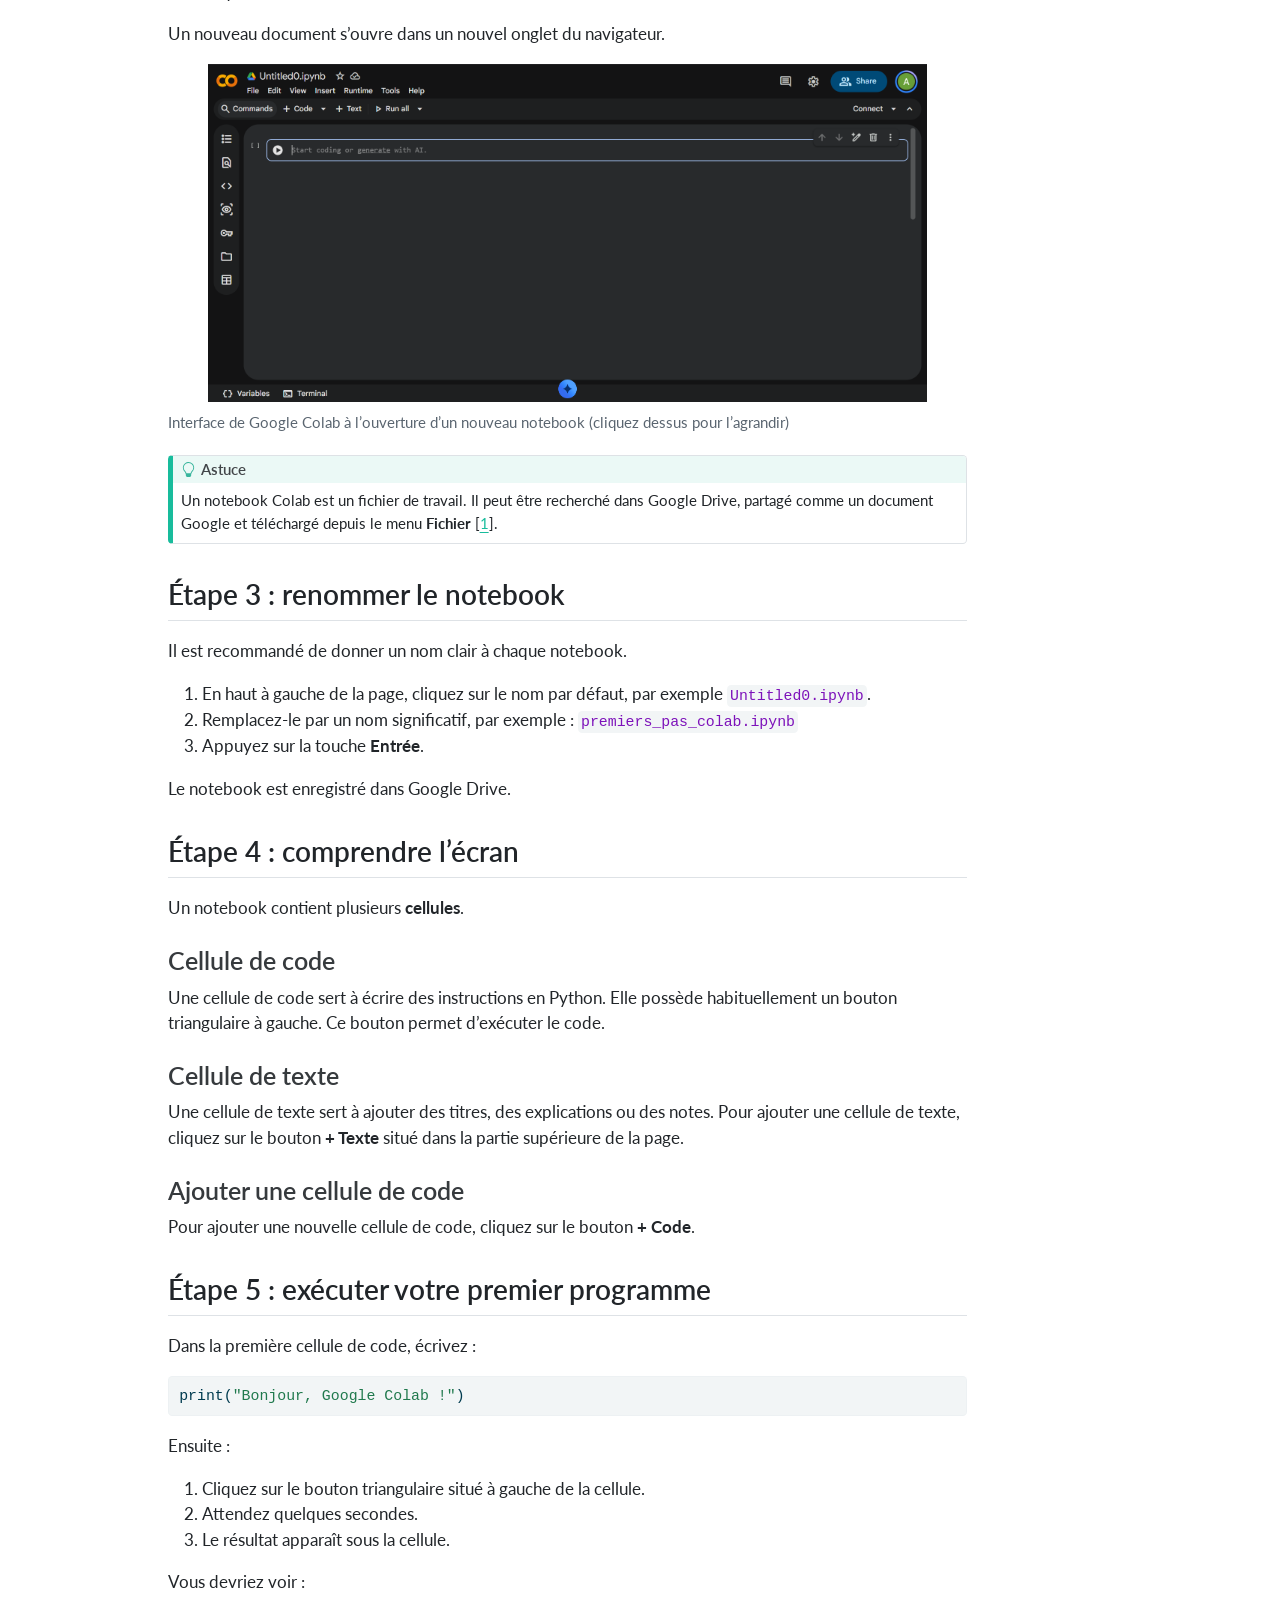
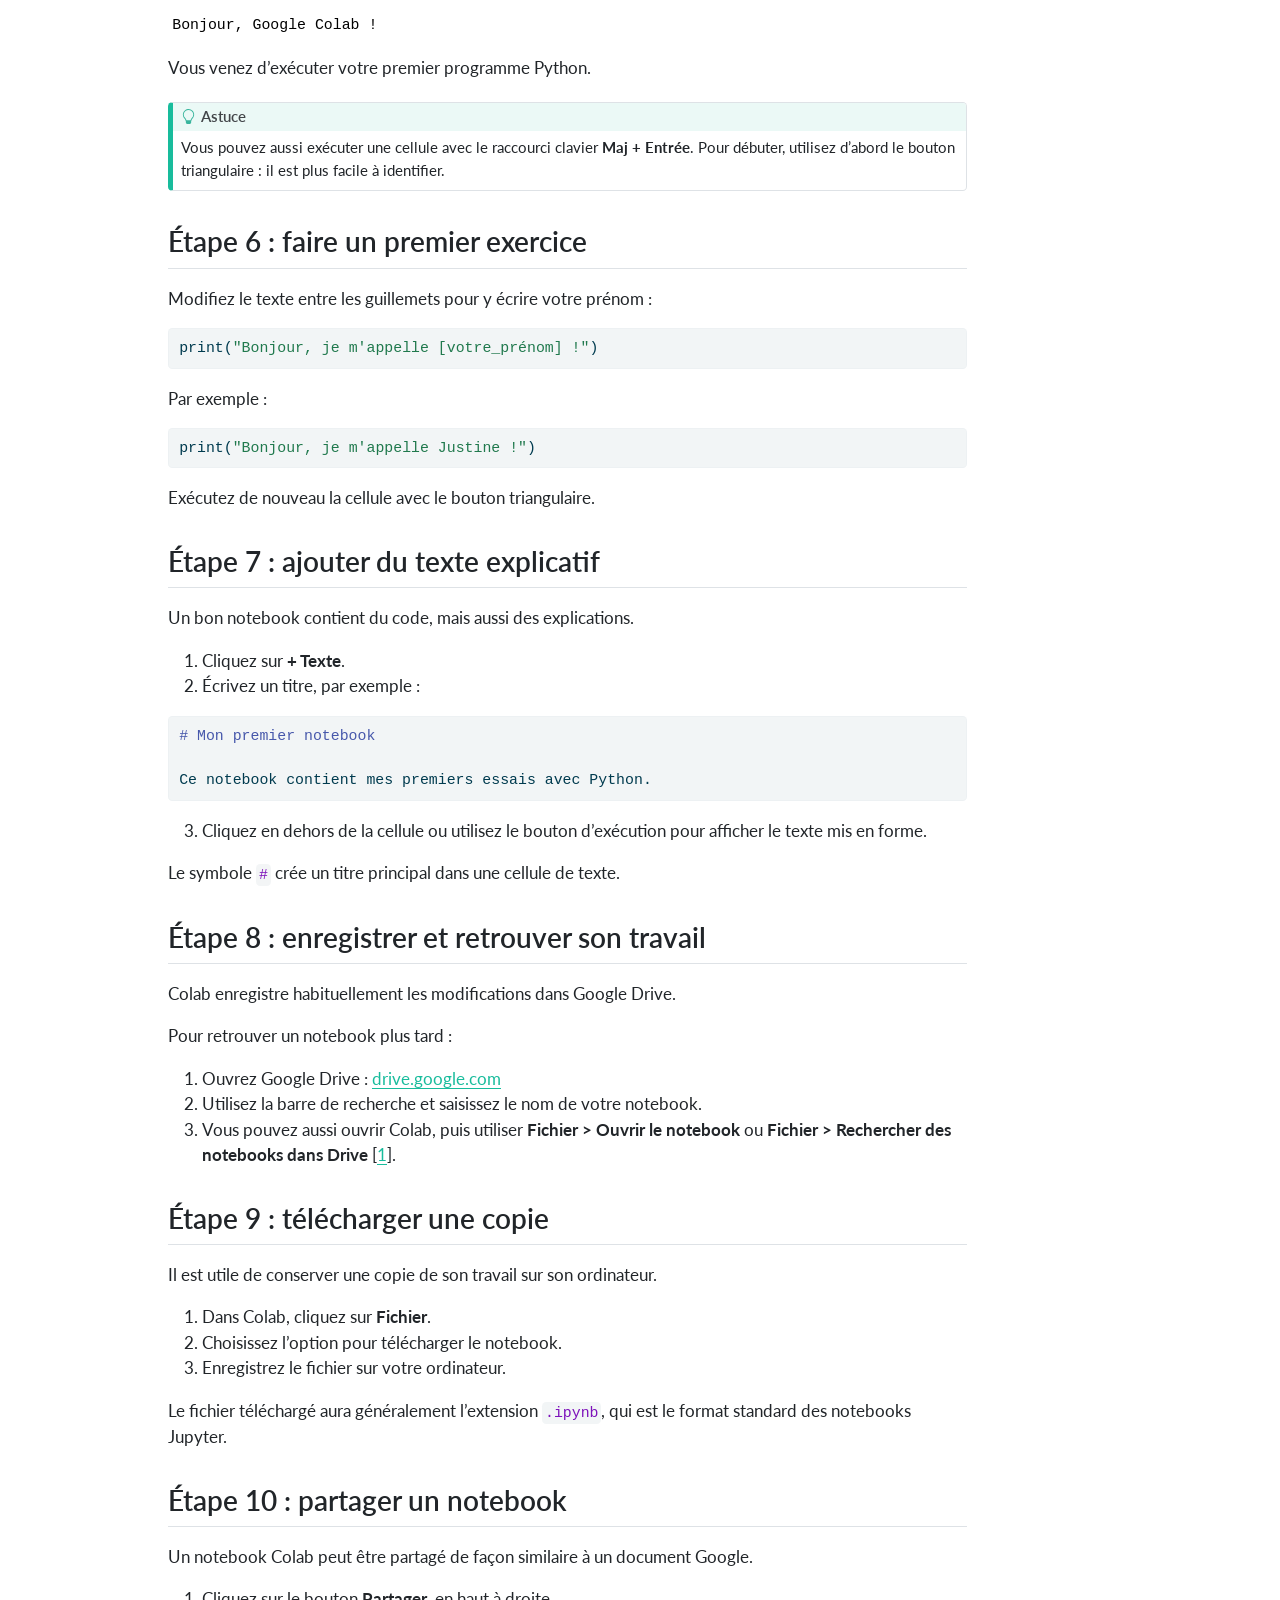
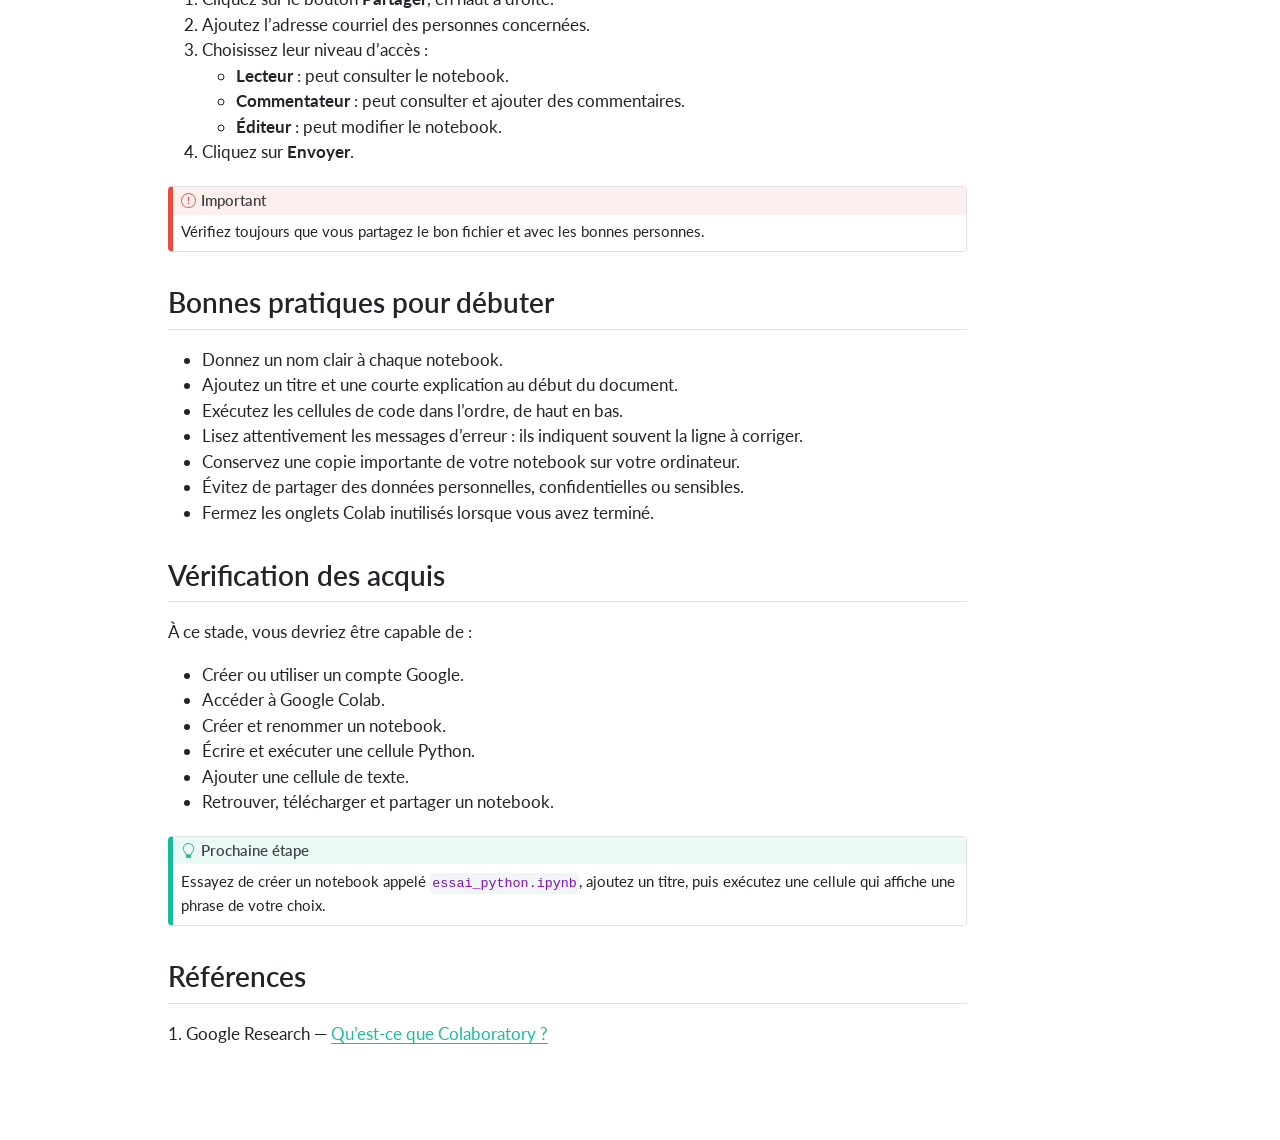
<file: 03_google_colab.html>
<!DOCTYPE html>
<html xmlns="http://www.w3.org/1999/xhtml" lang="fr" xml:lang="fr"><head>

<meta charset="utf-8">
<meta name="generator" content="quarto-1.9.38">

<meta name="viewport" content="width=device-width, initial-scale=1.0, user-scalable=yes">


<title>Guide de démarrage avec Google Colab – Guides de démarrage 2026</title>
<style>
/* Default styles provided by pandoc.
** See https://pandoc.org/MANUAL.html#variables-for-html for config info.
*/
code{white-space: pre-wrap;}
span.smallcaps{font-variant: small-caps;}
div.columns{display: flex; gap: min(4vw, 1.5em);}
div.column{flex: auto; overflow-x: auto;}
div.hanging-indent{margin-left: 1.5em; text-indent: -1.5em;}
ul.task-list{list-style: none;}
ul.task-list li input[type="checkbox"] {
  width: 0.8em;
  margin: 0 0.8em 0.2em -1em; /* quarto-specific, see https://github.com/quarto-dev/quarto-cli/issues/4556 */ 
  vertical-align: middle;
}
/* CSS for syntax highlighting */
html { -webkit-text-size-adjust: 100%; }
pre > code.sourceCode { white-space: pre; position: relative; }
pre > code.sourceCode > span { display: inline-block; line-height: 1.25; }
pre > code.sourceCode > span:empty { height: 1.2em; }
.sourceCode { overflow: visible; }
code.sourceCode > span { color: inherit; text-decoration: inherit; }
div.sourceCode { margin: 1em 0; }
pre.sourceCode { margin: 0; }
@media screen {
div.sourceCode { overflow: auto; }
}
@media print {
pre > code.sourceCode { white-space: pre-wrap; }
pre > code.sourceCode > span { text-indent: -5em; padding-left: 5em; }
}
pre.numberSource code
  { counter-reset: source-line 0; }
pre.numberSource code > span
  { position: relative; left: -4em; counter-increment: source-line; }
pre.numberSource code > span > a:first-child::before
  { content: counter(source-line);
    position: relative; left: -1em; text-align: right; vertical-align: baseline;
    border: none; display: inline-block;
    -webkit-touch-callout: none; -webkit-user-select: none;
    -khtml-user-select: none; -moz-user-select: none;
    -ms-user-select: none; user-select: none;
    padding: 0 4px; width: 4em;
  }
pre.numberSource { margin-left: 3em;  padding-left: 4px; }
div.sourceCode
  {   }
@media screen {
pre > code.sourceCode > span > a:first-child::before { text-decoration: underline; }
}
</style>


<script src="site_libs/quarto-nav/quarto-nav.js"></script>
<script src="site_libs/quarto-nav/headroom.min.js"></script>
<script src="site_libs/clipboard/clipboard.min.js"></script>
<script src="site_libs/quarto-search/autocomplete.umd.js"></script>
<script src="site_libs/quarto-search/fuse.min.js"></script>
<script src="site_libs/quarto-search/quarto-search.js"></script>
<meta name="quarto:offset" content="./">
<script src="site_libs/quarto-html/quarto.js" type="module"></script>
<script src="site_libs/quarto-html/tabsets/tabsets.js" type="module"></script>
<script src="site_libs/quarto-html/popper.min.js"></script>
<script src="site_libs/quarto-html/tippy.umd.min.js"></script>
<script src="site_libs/quarto-html/anchor.min.js"></script>
<link href="site_libs/quarto-html/tippy.css" rel="stylesheet">
<link href="site_libs/quarto-html/quarto-syntax-highlighting-15634bcf2e68342d4ad2dfa704d543f6.css" rel="stylesheet" class="quarto-color-scheme" id="quarto-text-highlighting-styles">
<link href="site_libs/quarto-html/quarto-syntax-highlighting-dark-0a6b7249c26820e032cb0bd839ff02b1.css" rel="stylesheet" class="quarto-color-scheme quarto-color-alternate" id="quarto-text-highlighting-styles">
<link href="site_libs/quarto-html/quarto-syntax-highlighting-15634bcf2e68342d4ad2dfa704d543f6.css" rel="stylesheet" class="quarto-color-scheme-extra" id="quarto-text-highlighting-styles">
<script src="site_libs/bootstrap/bootstrap.min.js"></script>
<link href="site_libs/bootstrap/bootstrap-icons.css" rel="stylesheet">
<link href="site_libs/bootstrap/bootstrap-6b423f165eeea3787de40cb4f8e821c3.min.css" rel="stylesheet" append-hash="true" class="quarto-color-scheme" id="quarto-bootstrap" data-mode="light">
<link href="site_libs/bootstrap/bootstrap-dark-e8964db687007ca8dd88d9d9ce58e3ef.min.css" rel="stylesheet" append-hash="true" class="quarto-color-scheme quarto-color-alternate" id="quarto-bootstrap" data-mode="dark">
<link href="site_libs/bootstrap/bootstrap-6b423f165eeea3787de40cb4f8e821c3.min.css" rel="stylesheet" append-hash="true" class="quarto-color-scheme-extra" id="quarto-bootstrap" data-mode="light">
<script src="site_libs/quarto-contrib/glightbox/glightbox.min.js"></script>
<link href="site_libs/quarto-contrib/glightbox/glightbox.min.css" rel="stylesheet">
<link href="site_libs/quarto-contrib/glightbox/lightbox.css" rel="stylesheet">
<script id="quarto-search-options" type="application/json">{
  "location": "navbar",
  "copy-button": false,
  "collapse-after": 3,
  "panel-placement": "end",
  "type": "overlay",
  "limit": 50,
  "keyboard-shortcut": [
    "f",
    "/",
    "s"
  ],
  "show-item-context": false,
  "language": {
    "search-no-results-text": "Pas de résultats",
    "search-matching-documents-text": "documents trouvés",
    "search-copy-link-title": "Copier le lien vers la recherche",
    "search-hide-matches-text": "Cacher les correspondances additionnelles",
    "search-more-match-text": "correspondance de plus dans ce document",
    "search-more-matches-text": "correspondances de plus dans ce document",
    "search-clear-button-title": "Effacer",
    "search-text-placeholder": "",
    "search-detached-cancel-button-title": "Annuler",
    "search-submit-button-title": "Envoyer",
    "search-label": "Recherche"
  }
}</script>


<link rel="stylesheet" href="styles.css">
</head>

<body class="nav-fixed quarto-light"><script id="quarto-html-before-body" type="application/javascript">
    const toggleBodyColorMode = (bsSheetEl) => {
      const mode = bsSheetEl.getAttribute("data-mode");
      const bodyEl = window.document.querySelector("body");
      if (mode === "dark") {
        bodyEl.classList.add("quarto-dark");
        bodyEl.classList.remove("quarto-light");
      } else {
        bodyEl.classList.add("quarto-light");
        bodyEl.classList.remove("quarto-dark");
      }
    }
    const toggleBodyColorPrimary = () => {
      const bsSheetEl = window.document.querySelector("link#quarto-bootstrap:not([rel=disabled-stylesheet])");
      if (bsSheetEl) {
        toggleBodyColorMode(bsSheetEl);
      }
    }
    const setColorSchemeToggle = (alternate) => {
      const toggles = window.document.querySelectorAll('.quarto-color-scheme-toggle');
      for (let i=0; i < toggles.length; i++) {
        const toggle = toggles[i];
        if (toggle) {
          if (alternate) {
            toggle.classList.add("alternate");
          } else {
            toggle.classList.remove("alternate");
          }
        }
      }
    };
    const toggleColorMode = (alternate) => {
      // Switch the stylesheets
      const primaryStylesheets = window.document.querySelectorAll('link.quarto-color-scheme:not(.quarto-color-alternate)');
      const alternateStylesheets = window.document.querySelectorAll('link.quarto-color-scheme.quarto-color-alternate');
      manageTransitions('#quarto-margin-sidebar .nav-link', false);
      if (alternate) {
        // note: dark is layered on light, we don't disable primary!
        enableStylesheet(alternateStylesheets);
        for (const sheetNode of alternateStylesheets) {
          if (sheetNode.id === "quarto-bootstrap") {
            toggleBodyColorMode(sheetNode);
          }
        }
      } else {
        disableStylesheet(alternateStylesheets);
        enableStylesheet(primaryStylesheets)
        toggleBodyColorPrimary();
      }
      manageTransitions('#quarto-margin-sidebar .nav-link', true);
      // Switch the toggles
      setColorSchemeToggle(alternate)
      // Hack to workaround the fact that safari doesn't
      // properly recolor the scrollbar when toggling (#1455)
      if (navigator.userAgent.indexOf('Safari') > 0 && navigator.userAgent.indexOf('Chrome') == -1) {
        manageTransitions("body", false);
        window.scrollTo(0, 1);
        setTimeout(() => {
          window.scrollTo(0, 0);
          manageTransitions("body", true);
        }, 40);
      }
    }
    const disableStylesheet = (stylesheets) => {
      for (let i=0; i < stylesheets.length; i++) {
        const stylesheet = stylesheets[i];
        stylesheet.rel = 'disabled-stylesheet';
      }
    }
    const enableStylesheet = (stylesheets) => {
      for (let i=0; i < stylesheets.length; i++) {
        const stylesheet = stylesheets[i];
        if(stylesheet.rel !== 'stylesheet') { // for Chrome, which will still FOUC without this check
          stylesheet.rel = 'stylesheet';
        }
      }
    }
    const manageTransitions = (selector, allowTransitions) => {
      const els = window.document.querySelectorAll(selector);
      for (let i=0; i < els.length; i++) {
        const el = els[i];
        if (allowTransitions) {
          el.classList.remove('notransition');
        } else {
          el.classList.add('notransition');
        }
      }
    }
    const isFileUrl = () => {
      return window.location.protocol === 'file:';
    }
    const hasAlternateSentinel = () => {
      let styleSentinel = getColorSchemeSentinel();
      if (styleSentinel !== null) {
        return styleSentinel === "alternate";
      } else {
        return false;
      }
    }
    const setStyleSentinel = (alternate) => {
      const value = alternate ? "alternate" : "default";
      if (!isFileUrl()) {
        window.localStorage.setItem("quarto-color-scheme", value);
      } else {
        localAlternateSentinel = value;
      }
    }
    const getColorSchemeSentinel = () => {
      if (!isFileUrl()) {
        const storageValue = window.localStorage.getItem("quarto-color-scheme");
        return storageValue != null ? storageValue : localAlternateSentinel;
      } else {
        return localAlternateSentinel;
      }
    }
    const toggleGiscusIfUsed = (isAlternate, darkModeDefault) => {
      const baseTheme = document.querySelector('#giscus-base-theme')?.value ?? 'light';
      const alternateTheme = document.querySelector('#giscus-alt-theme')?.value ?? 'dark';
      let newTheme = '';
      if(authorPrefersDark) {
        newTheme = isAlternate ? baseTheme : alternateTheme;
      } else {
        newTheme = isAlternate ? alternateTheme : baseTheme;
      }
      const changeGiscusTheme = () => {
        // From: https://github.com/giscus/giscus/issues/336
        const sendMessage = (message) => {
          const iframe = document.querySelector('iframe.giscus-frame');
          if (!iframe) return;
          iframe.contentWindow.postMessage({ giscus: message }, 'https://giscus.app');
        }
        sendMessage({
          setConfig: {
            theme: newTheme
          }
        });
      }
      const isGiscussLoaded = window.document.querySelector('iframe.giscus-frame') !== null;
      if (isGiscussLoaded) {
        changeGiscusTheme();
      }
    };
    const authorPrefersDark = false;
    const darkModeDefault = authorPrefersDark;
      document.querySelector('link#quarto-text-highlighting-styles.quarto-color-scheme-extra').rel = 'disabled-stylesheet';
      document.querySelector('link#quarto-bootstrap.quarto-color-scheme-extra').rel = 'disabled-stylesheet';
    let localAlternateSentinel = darkModeDefault ? 'alternate' : 'default';
    // Dark / light mode switch
    window.quartoToggleColorScheme = () => {
      // Read the current dark / light value
      let toAlternate = !hasAlternateSentinel();
      toggleColorMode(toAlternate);
      setStyleSentinel(toAlternate);
      toggleGiscusIfUsed(toAlternate, darkModeDefault);
      window.dispatchEvent(new Event('resize'));
    };
    // Switch to dark mode if need be
    if (hasAlternateSentinel()) {
      toggleColorMode(true);
    } else {
      toggleColorMode(false);
    }
  </script>

<div id="quarto-search-results"></div>
  <header id="quarto-header" class="headroom fixed-top">
    <nav class="navbar navbar-expand-lg " data-bs-theme="dark">
      <div class="navbar-container container-fluid">
      <div class="navbar-brand-container mx-auto">
    <a href="./index.html" class="navbar-brand navbar-brand-logo">
    <img src="./images/00_logo_rqrad.png" alt="Logo du projet" class="navbar-logo light-content">
    <img src="./images/00_logo_rqrad.png" alt="Logo du projet" class="navbar-logo dark-content">
    </a>
  </div>
            <div id="quarto-search" class="" title="Recherche"></div>
          <button class="navbar-toggler" type="button" data-bs-toggle="collapse" data-bs-target="#navbarCollapse" aria-controls="navbarCollapse" role="menu" aria-expanded="false" aria-label="Basculer la navigation" onclick="if (window.quartoToggleHeadroom) { window.quartoToggleHeadroom(); }">
  <span class="navbar-toggler-icon"></span>
</button>
          <div class="collapse navbar-collapse" id="navbarCollapse">
            <ul class="navbar-nav navbar-nav-scroll me-auto">
  <li class="nav-item">
    <a class="nav-link" href="./index.html"> 
<span class="menu-text">Accueil</span></a>
  </li>  
  <li class="nav-item">
    <a class="nav-link" href="./01_r_et_rstudio.html"> 
<span class="menu-text">R et RStudio</span></a>
  </li>  
  <li class="nav-item">
    <a class="nav-link" href="./02_github-codespaces.html"> 
<span class="menu-text">GitHub Codespaces</span></a>
  </li>  
  <li class="nav-item">
    <a class="nav-link active" href="./03_google_colab.html" aria-current="page"> 
<span class="menu-text">Google Colab</span></a>
  </li>  
  <li class="nav-item">
    <a class="nav-link" href="./04_anaconda_miniconda.html"> 
<span class="menu-text">Anaconda et Miniconda</span></a>
  </li>  
  <li class="nav-item">
    <a class="nav-link" href="./05_spyder.html"> 
<span class="menu-text">Spyder</span></a>
  </li>  
</ul>
          </div> <!-- /navcollapse -->
            <div class="quarto-navbar-tools">
  <a href="" class="quarto-color-scheme-toggle quarto-navigation-tool  px-1" onclick="window.quartoToggleColorScheme(); return false;" title="Basculer le mode sombre"><i class="bi"></i></a>
</div>
      </div> <!-- /container-fluid -->
    </nav>
</header>
<!-- content -->
<div id="quarto-content" class="quarto-container page-columns page-rows-contents page-layout-article page-navbar">
<!-- sidebar -->
<!-- margin-sidebar -->
    <div id="quarto-margin-sidebar" class="sidebar margin-sidebar">
        <nav id="TOC" role="doc-toc" class="toc-active">
    <h2 id="toc-title">Sur cette page</h2>
   
  <ul>
  <li><a href="#objectif" id="toc-objectif" class="nav-link active" data-scroll-target="#objectif">Objectif</a></li>
  <li><a href="#quest-ce-que-google-colab" id="toc-quest-ce-que-google-colab" class="nav-link" data-scroll-target="#quest-ce-que-google-colab">Qu’est-ce que Google Colab ?</a></li>
  <li><a href="#ce-dont-vous-avez-besoin" id="toc-ce-dont-vous-avez-besoin" class="nav-link" data-scroll-target="#ce-dont-vous-avez-besoin">Ce dont vous avez besoin</a></li>
  <li><a href="#étape-1-créer-un-compte-google" id="toc-étape-1-créer-un-compte-google" class="nav-link" data-scroll-target="#étape-1-créer-un-compte-google">Étape 1 : créer un compte Google</a></li>
  <li><a href="#étape-2-ouvrir-google-colab" id="toc-étape-2-ouvrir-google-colab" class="nav-link" data-scroll-target="#étape-2-ouvrir-google-colab">Étape 2 : ouvrir Google Colab</a></li>
  <li><a href="#étape-3-renommer-le-notebook" id="toc-étape-3-renommer-le-notebook" class="nav-link" data-scroll-target="#étape-3-renommer-le-notebook">Étape 3 : renommer le notebook</a></li>
  <li><a href="#étape-4-comprendre-lécran" id="toc-étape-4-comprendre-lécran" class="nav-link" data-scroll-target="#étape-4-comprendre-lécran">Étape 4 : comprendre l’écran</a>
  <ul class="collapse">
  <li><a href="#cellule-de-code" id="toc-cellule-de-code" class="nav-link" data-scroll-target="#cellule-de-code">Cellule de code</a></li>
  <li><a href="#cellule-de-texte" id="toc-cellule-de-texte" class="nav-link" data-scroll-target="#cellule-de-texte">Cellule de texte</a></li>
  <li><a href="#ajouter-une-cellule-de-code" id="toc-ajouter-une-cellule-de-code" class="nav-link" data-scroll-target="#ajouter-une-cellule-de-code">Ajouter une cellule de code</a></li>
  </ul></li>
  <li><a href="#étape-5-exécuter-votre-premier-programme" id="toc-étape-5-exécuter-votre-premier-programme" class="nav-link" data-scroll-target="#étape-5-exécuter-votre-premier-programme">Étape 5 : exécuter votre premier programme</a></li>
  <li><a href="#étape-6-faire-un-premier-exercice" id="toc-étape-6-faire-un-premier-exercice" class="nav-link" data-scroll-target="#étape-6-faire-un-premier-exercice">Étape 6 : faire un premier exercice</a></li>
  <li><a href="#étape-7-ajouter-du-texte-explicatif" id="toc-étape-7-ajouter-du-texte-explicatif" class="nav-link" data-scroll-target="#étape-7-ajouter-du-texte-explicatif">Étape 7 : ajouter du texte explicatif</a></li>
  <li><a href="#étape-8-enregistrer-et-retrouver-son-travail" id="toc-étape-8-enregistrer-et-retrouver-son-travail" class="nav-link" data-scroll-target="#étape-8-enregistrer-et-retrouver-son-travail">Étape 8 : enregistrer et retrouver son travail</a></li>
  <li><a href="#étape-9-télécharger-une-copie" id="toc-étape-9-télécharger-une-copie" class="nav-link" data-scroll-target="#étape-9-télécharger-une-copie">Étape 9 : télécharger une copie</a></li>
  <li><a href="#étape-10-partager-un-notebook" id="toc-étape-10-partager-un-notebook" class="nav-link" data-scroll-target="#étape-10-partager-un-notebook">Étape 10 : partager un notebook</a></li>
  <li><a href="#bonnes-pratiques-pour-débuter" id="toc-bonnes-pratiques-pour-débuter" class="nav-link" data-scroll-target="#bonnes-pratiques-pour-débuter">Bonnes pratiques pour débuter</a></li>
  <li><a href="#vérification-des-acquis" id="toc-vérification-des-acquis" class="nav-link" data-scroll-target="#vérification-des-acquis">Vérification des acquis</a></li>
  <li><a href="#références" id="toc-références" class="nav-link" data-scroll-target="#références">Références</a></li>
  </ul>
</nav>
    </div>
<!-- main -->
<main class="content" id="quarto-document-content">


<header id="title-block-header" class="quarto-title-block default">
<div class="quarto-title">
<h1 class="title">Guide de démarrage avec Google Colab</h1>
<p class="subtitle lead">Créer un compte et faire ses premiers pas</p>
</div>



<div class="quarto-title-meta">

    
  
    
  </div>
  


</header>


<section id="objectif" class="level2">
<h2 class="anchored" data-anchor-id="objectif">Objectif</h2>
<p>Ce guide explique comment créer un compte Google, ouvrir Google Colab et exécuter un premier programme en Python.</p>
</section>
<section id="quest-ce-que-google-colab" class="level2">
<h2 class="anchored" data-anchor-id="quest-ce-que-google-colab">Qu’est-ce que Google Colab ?</h2>
<p>Google Colab, aussi appelé <strong>Colaboratory</strong>, est un outil en ligne qui permet d’écrire et d’exécuter du code Python directement dans un navigateur Internet.</p>
<p>Aucune installation de Python n’est nécessaire sur votre ordinateur. Les fichiers créés dans Colab sont appelés des <strong>notebooks</strong> et sont enregistrés dans Google Drive, au format <code>.ipynb</code> [<a href="#ref-1">1</a>].</p>
<div class="callout callout-style-default callout-note callout-titled">
<div class="callout-header d-flex align-content-center">
<div class="callout-icon-container">
<i class="callout-icon"></i>
</div>
<div class="callout-title-container flex-fill">
<span class="screen-reader-only">Note</span>Mots importants
</div>
</div>
<div class="callout-body-container callout-body">
<ul>
<li><strong>Navigateur</strong> : application pour accéder à Internet, par exemple Google Chrome, Firefox, Edge ou Safari.</li>
<li><strong>Compte Google</strong> : compte utilisé notamment pour Gmail, Google Drive et Google Colab.</li>
<li><strong>Notebook</strong> : document de travail qui peut contenir du texte, du code et des résultats.</li>
<li><strong>Cellule</strong> : petite zone dans un notebook. Une cellule peut contenir du code ou du texte.</li>
<li><strong>Python</strong> : langage de programmation couramment utilisé pour l’analyse de données, l’automatisation et l’intelligence artificielle.</li>
</ul>
</div>
</div>
</section>
<section id="ce-dont-vous-avez-besoin" class="level2">
<h2 class="anchored" data-anchor-id="ce-dont-vous-avez-besoin">Ce dont vous avez besoin</h2>
<p>Avant de commencer, vérifiez que vous avez :</p>
<ul>
<li>Un ordinateur connecté à Internet.</li>
<li>Un navigateur Internet récent.</li>
<li>Une adresse courriel ou un numéro de téléphone pour créer un compte Google, si nécessaire.</li>
<li>Environ 15 minutes pour effectuer les premières étapes.</li>
</ul>
<div class="callout callout-style-default callout-warning callout-titled">
<div class="callout-header d-flex align-content-center">
<div class="callout-icon-container">
<i class="callout-icon"></i>
</div>
<div class="callout-title-container flex-fill">
Avertissement
</div>
</div>
<div class="callout-body-container callout-body">
<p>Ne communiquez jamais votre mot de passe à une autre personne.</p>
</div>
</div>
</section>
<section id="étape-1-créer-un-compte-google" class="level2">
<h2 class="anchored" data-anchor-id="étape-1-créer-un-compte-google">Étape 1 : créer un compte Google</h2>
<p>Si vous possédez déjà une adresse Gmail ou un compte Google professionnel ou institutionnel, passez directement à l’étape suivante.</p>
<ol type="1">
<li>Ouvrez votre navigateur Internet.</li>
<li>Accédez à l’adresse suivante : <a href="https://accounts.google.com/signup">accounts.google.com/signup</a></li>
<li>Entrez votre prénom et votre nom.</li>
<li>Choisissez un nom d’utilisateur. Il formera généralement votre adresse Gmail.</li>
<li>Créez un mot de passe robuste et conservez-le dans un endroit sûr.</li>
<li>Suivez les étapes de vérification demandées par Google.</li>
<li>Une fois le compte créé, connectez-vous à ce compte dans votre navigateur.</li>
</ol>
</section>
<section id="étape-2-ouvrir-google-colab" class="level2">
<h2 class="anchored" data-anchor-id="étape-2-ouvrir-google-colab">Étape 2 : ouvrir Google Colab</h2>
<ol type="1">
<li>Dans votre navigateur, ouvrez le lien suivant : <a href="https://colab.research.google.com/">colab.research.google.com</a></li>
<li>Connectez-vous avec votre compte Google si Google le demande.</li>
<li>La page d’accueil de Colab s’affiche.</li>
<li>Cliquez sur <strong>Nouveau notebook</strong>.</li>
</ol>
<p>Un nouveau document s’ouvre dans un nouvel onglet du navigateur.</p>
<div class="quarto-figure quarto-figure-center">
<figure class="figure">
<p><a href="images/03_01_interface_colab.png" class="lightbox" data-gallery="quarto-lightbox-gallery-1" title="Interface de Google Colab à l’ouverture d’un nouveau notebook (cliquez dessus pour l’agrandir)"><img src="images/03_01_interface_colab.png" class="img-fluid figure-img" style="width:90.0%" alt="Interface de Google Colab à l’ouverture d’un nouveau notebook (cliquez dessus pour l’agrandir)"></a></p>
<figcaption>Interface de Google Colab à l’ouverture d’un nouveau notebook (cliquez dessus pour l’agrandir)</figcaption>
</figure>
</div>
<div class="callout callout-style-default callout-tip callout-titled">
<div class="callout-header d-flex align-content-center">
<div class="callout-icon-container">
<i class="callout-icon"></i>
</div>
<div class="callout-title-container flex-fill">
Astuce
</div>
</div>
<div class="callout-body-container callout-body">
<p>Un notebook Colab est un fichier de travail. Il peut être recherché dans Google Drive, partagé comme un document Google et téléchargé depuis le menu <strong>Fichier</strong> [<a href="#ref-1">1</a>].</p>
</div>
</div>
</section>
<section id="étape-3-renommer-le-notebook" class="level2">
<h2 class="anchored" data-anchor-id="étape-3-renommer-le-notebook">Étape 3 : renommer le notebook</h2>
<p>Il est recommandé de donner un nom clair à chaque notebook.</p>
<ol type="1">
<li>En haut à gauche de la page, cliquez sur le nom par défaut, par exemple <code>Untitled0.ipynb</code>.</li>
<li>Remplacez-le par un nom significatif, par exemple : <code>premiers_pas_colab.ipynb</code></li>
<li>Appuyez sur la touche <strong>Entrée</strong>.</li>
</ol>
<p>Le notebook est enregistré dans Google Drive.</p>
</section>
<section id="étape-4-comprendre-lécran" class="level2">
<h2 class="anchored" data-anchor-id="étape-4-comprendre-lécran">Étape 4 : comprendre l’écran</h2>
<p>Un notebook contient plusieurs <strong>cellules</strong>.</p>
<section id="cellule-de-code" class="level3">
<h3 class="anchored" data-anchor-id="cellule-de-code">Cellule de code</h3>
<p>Une cellule de code sert à écrire des instructions en Python. Elle possède habituellement un bouton triangulaire à gauche. Ce bouton permet d’exécuter le code.</p>
</section>
<section id="cellule-de-texte" class="level3">
<h3 class="anchored" data-anchor-id="cellule-de-texte">Cellule de texte</h3>
<p>Une cellule de texte sert à ajouter des titres, des explications ou des notes. Pour ajouter une cellule de texte, cliquez sur le bouton <strong>+ Texte</strong> situé dans la partie supérieure de la page.</p>
</section>
<section id="ajouter-une-cellule-de-code" class="level3">
<h3 class="anchored" data-anchor-id="ajouter-une-cellule-de-code">Ajouter une cellule de code</h3>
<p>Pour ajouter une nouvelle cellule de code, cliquez sur le bouton <strong>+ Code</strong>.</p>
</section>
</section>
<section id="étape-5-exécuter-votre-premier-programme" class="level2">
<h2 class="anchored" data-anchor-id="étape-5-exécuter-votre-premier-programme">Étape 5 : exécuter votre premier programme</h2>
<p>Dans la première cellule de code, écrivez :</p>
<div class="code-copy-outer-scaffold"><div class="sourceCode" id="cb1"><pre class="sourceCode python code-with-copy"><code class="sourceCode python"><span id="cb1-1"><a href="#cb1-1" aria-hidden="true" tabindex="-1"></a><span class="bu">print</span>(<span class="st">"Bonjour, Google Colab !"</span>)</span></code></pre></div><button title="Copier vers le presse-papier" class="code-copy-button"><i class="bi"></i></button></div>
<p>Ensuite :</p>
<ol type="1">
<li>Cliquez sur le bouton triangulaire situé à gauche de la cellule.</li>
<li>Attendez quelques secondes.</li>
<li>Le résultat apparaît sous la cellule.</li>
</ol>
<p>Vous devriez voir :</p>
<pre><code>Bonjour, Google Colab !</code></pre>
<p>Vous venez d’exécuter votre premier programme Python.</p>
<div class="callout callout-style-default callout-tip callout-titled">
<div class="callout-header d-flex align-content-center">
<div class="callout-icon-container">
<i class="callout-icon"></i>
</div>
<div class="callout-title-container flex-fill">
Astuce
</div>
</div>
<div class="callout-body-container callout-body">
<p>Vous pouvez aussi exécuter une cellule avec le raccourci clavier <strong>Maj + Entrée</strong>. Pour débuter, utilisez d’abord le bouton triangulaire : il est plus facile à identifier.</p>
</div>
</div>
</section>
<section id="étape-6-faire-un-premier-exercice" class="level2">
<h2 class="anchored" data-anchor-id="étape-6-faire-un-premier-exercice">Étape 6 : faire un premier exercice</h2>
<p>Modifiez le texte entre les guillemets pour y écrire votre prénom :</p>
<div class="code-copy-outer-scaffold"><div class="sourceCode" id="cb3"><pre class="sourceCode python code-with-copy"><code class="sourceCode python"><span id="cb3-1"><a href="#cb3-1" aria-hidden="true" tabindex="-1"></a><span class="bu">print</span>(<span class="st">"Bonjour, je m'appelle [votre_prénom] !"</span>)</span></code></pre></div><button title="Copier vers le presse-papier" class="code-copy-button"><i class="bi"></i></button></div>
<p>Par exemple :</p>
<div class="code-copy-outer-scaffold"><div class="sourceCode" id="cb4"><pre class="sourceCode python code-with-copy"><code class="sourceCode python"><span id="cb4-1"><a href="#cb4-1" aria-hidden="true" tabindex="-1"></a><span class="bu">print</span>(<span class="st">"Bonjour, je m'appelle Justine !"</span>)</span></code></pre></div><button title="Copier vers le presse-papier" class="code-copy-button"><i class="bi"></i></button></div>
<p>Exécutez de nouveau la cellule avec le bouton triangulaire.</p>
</section>
<section id="étape-7-ajouter-du-texte-explicatif" class="level2">
<h2 class="anchored" data-anchor-id="étape-7-ajouter-du-texte-explicatif">Étape 7 : ajouter du texte explicatif</h2>
<p>Un bon notebook contient du code, mais aussi des explications.</p>
<ol type="1">
<li>Cliquez sur <strong>+ Texte</strong>.</li>
<li>Écrivez un titre, par exemple :</li>
</ol>
<div class="code-copy-outer-scaffold"><div class="sourceCode" id="cb5"><pre class="sourceCode markdown code-with-copy"><code class="sourceCode markdown"><span id="cb5-1"><a href="#cb5-1" aria-hidden="true" tabindex="-1"></a><span class="fu"># Mon premier notebook</span></span>
<span id="cb5-2"><a href="#cb5-2" aria-hidden="true" tabindex="-1"></a></span>
<span id="cb5-3"><a href="#cb5-3" aria-hidden="true" tabindex="-1"></a>Ce notebook contient mes premiers essais avec Python.</span></code></pre></div><button title="Copier vers le presse-papier" class="code-copy-button"><i class="bi"></i></button></div>
<ol start="3" type="1">
<li>Cliquez en dehors de la cellule ou utilisez le bouton d’exécution pour afficher le texte mis en forme.</li>
</ol>
<p>Le symbole <code>#</code> crée un titre principal dans une cellule de texte.</p>
</section>
<section id="étape-8-enregistrer-et-retrouver-son-travail" class="level2">
<h2 class="anchored" data-anchor-id="étape-8-enregistrer-et-retrouver-son-travail">Étape 8 : enregistrer et retrouver son travail</h2>
<p>Colab enregistre habituellement les modifications dans Google Drive.</p>
<p>Pour retrouver un notebook plus tard :</p>
<ol type="1">
<li>Ouvrez Google Drive : <a href="https://drive.google.com/">drive.google.com</a></li>
<li>Utilisez la barre de recherche et saisissez le nom de votre notebook.</li>
<li>Vous pouvez aussi ouvrir Colab, puis utiliser <strong>Fichier &gt; Ouvrir le notebook</strong> ou <strong>Fichier &gt; Rechercher des notebooks dans Drive</strong> [<a href="#ref-1">1</a>].</li>
</ol>
</section>
<section id="étape-9-télécharger-une-copie" class="level2">
<h2 class="anchored" data-anchor-id="étape-9-télécharger-une-copie">Étape 9 : télécharger une copie</h2>
<p>Il est utile de conserver une copie de son travail sur son ordinateur.</p>
<ol type="1">
<li>Dans Colab, cliquez sur <strong>Fichier</strong>.</li>
<li>Choisissez l’option pour télécharger le notebook.</li>
<li>Enregistrez le fichier sur votre ordinateur.</li>
</ol>
<p>Le fichier téléchargé aura généralement l’extension <code>.ipynb</code>, qui est le format standard des notebooks Jupyter.</p>
</section>
<section id="étape-10-partager-un-notebook" class="level2">
<h2 class="anchored" data-anchor-id="étape-10-partager-un-notebook">Étape 10 : partager un notebook</h2>
<p>Un notebook Colab peut être partagé de façon similaire à un document Google.</p>
<ol type="1">
<li>Cliquez sur le bouton <strong>Partager</strong>, en haut à droite.</li>
<li>Ajoutez l’adresse courriel des personnes concernées.</li>
<li>Choisissez leur niveau d’accès :
<ul>
<li><strong>Lecteur</strong> : peut consulter le notebook.</li>
<li><strong>Commentateur</strong> : peut consulter et ajouter des commentaires.</li>
<li><strong>Éditeur</strong> : peut modifier le notebook.</li>
</ul></li>
<li>Cliquez sur <strong>Envoyer</strong>.</li>
</ol>
<div class="callout callout-style-default callout-important callout-titled">
<div class="callout-header d-flex align-content-center">
<div class="callout-icon-container">
<i class="callout-icon"></i>
</div>
<div class="callout-title-container flex-fill">
Important
</div>
</div>
<div class="callout-body-container callout-body">
<p>Vérifiez toujours que vous partagez le bon fichier et avec les bonnes personnes.</p>
</div>
</div>
</section>
<section id="bonnes-pratiques-pour-débuter" class="level2">
<h2 class="anchored" data-anchor-id="bonnes-pratiques-pour-débuter">Bonnes pratiques pour débuter</h2>
<ul>
<li>Donnez un nom clair à chaque notebook.</li>
<li>Ajoutez un titre et une courte explication au début du document.</li>
<li>Exécutez les cellules de code dans l’ordre, de haut en bas.</li>
<li>Lisez attentivement les messages d’erreur : ils indiquent souvent la ligne à corriger.</li>
<li>Conservez une copie importante de votre notebook sur votre ordinateur.</li>
<li>Évitez de partager des données personnelles, confidentielles ou sensibles.</li>
<li>Fermez les onglets Colab inutilisés lorsque vous avez terminé.</li>
</ul>
</section>
<section id="vérification-des-acquis" class="level2">
<h2 class="anchored" data-anchor-id="vérification-des-acquis">Vérification des acquis</h2>
<p>À ce stade, vous devriez être capable de :</p>
<ul>
<li>Créer ou utiliser un compte Google.</li>
<li>Accéder à Google Colab.</li>
<li>Créer et renommer un notebook.</li>
<li>Écrire et exécuter une cellule Python.</li>
<li>Ajouter une cellule de texte.</li>
<li>Retrouver, télécharger et partager un notebook.</li>
</ul>
<div class="callout callout-style-default callout-tip callout-titled">
<div class="callout-header d-flex align-content-center">
<div class="callout-icon-container">
<i class="callout-icon"></i>
</div>
<div class="callout-title-container flex-fill">
<span class="screen-reader-only">Astuce</span>Prochaine étape
</div>
</div>
<div class="callout-body-container callout-body">
<p>Essayez de créer un notebook appelé <code>essai_python.ipynb</code>, ajoutez un titre, puis exécutez une cellule qui affiche une phrase de votre choix.</p>
</div>
</div>
</section>
<section id="références" class="level2">
<h2 class="anchored" data-anchor-id="références">Références</h2>
<div id="ref-1">
<p>1. Google Research — <a href="https://research.google.com/colaboratory/faq.html?hl=fr">Qu’est-ce que Colaboratory ?</a></p>
</div>


</section>

</main> <!-- /main -->
<script id="quarto-html-after-body" type="application/javascript">
  window.document.addEventListener("DOMContentLoaded", function (event) {
    // Ensure there is a toggle, if there isn't float one in the top right
    if (window.document.querySelector('.quarto-color-scheme-toggle') === null) {
      const a = window.document.createElement('a');
      a.classList.add('top-right');
      a.classList.add('quarto-color-scheme-toggle');
      a.href = "";
      a.onclick = function() { try { window.quartoToggleColorScheme(); } catch {} return false; };
      const i = window.document.createElement("i");
      i.classList.add('bi');
      a.appendChild(i);
      window.document.body.appendChild(a);
    }
    setColorSchemeToggle(hasAlternateSentinel())
    const icon = "";
    const anchorJS = new window.AnchorJS();
    anchorJS.options = {
      placement: 'right',
      icon: icon
    };
    anchorJS.add('.anchored');
    const isCodeAnnotation = (el) => {
      for (const clz of el.classList) {
        if (clz.startsWith('code-annotation-')) {                     
          return true;
        }
      }
      return false;
    }
    const onCopySuccess = function(e) {
      // button target
      const button = e.trigger;
      // don't keep focus
      button.blur();
      // flash "checked"
      button.classList.add('code-copy-button-checked');
      var currentTitle = button.getAttribute("title");
      button.setAttribute("title", "Copié");
      let tooltip;
      if (window.bootstrap) {
        button.setAttribute("data-bs-toggle", "tooltip");
        button.setAttribute("data-bs-placement", "left");
        button.setAttribute("data-bs-title", "Copié");
        tooltip = new bootstrap.Tooltip(button, 
          { trigger: "manual", 
            customClass: "code-copy-button-tooltip",
            offset: [0, -8]});
        tooltip.show();    
      }
      setTimeout(function() {
        if (tooltip) {
          tooltip.hide();
          button.removeAttribute("data-bs-title");
          button.removeAttribute("data-bs-toggle");
          button.removeAttribute("data-bs-placement");
        }
        button.setAttribute("title", currentTitle);
        button.classList.remove('code-copy-button-checked');
      }, 1000);
      // clear code selection
      e.clearSelection();
    }
    const getTextToCopy = function(trigger) {
      const outerScaffold = trigger.parentElement.cloneNode(true);
      const codeEl = outerScaffold.querySelector('code');
      for (const childEl of codeEl.children) {
        if (isCodeAnnotation(childEl)) {
          childEl.remove();
        }
      }
      return codeEl.innerText;
    }
    const clipboard = new window.ClipboardJS('.code-copy-button:not([data-in-quarto-modal])', {
      text: getTextToCopy
    });
    clipboard.on('success', onCopySuccess);
    if (window.document.getElementById('quarto-embedded-source-code-modal')) {
      const clipboardModal = new window.ClipboardJS('.code-copy-button[data-in-quarto-modal]', {
        text: getTextToCopy,
        container: window.document.getElementById('quarto-embedded-source-code-modal')
      });
      clipboardModal.on('success', onCopySuccess);
    }
      var localhostRegex = new RegExp(/^(?:http|https):\/\/localhost\:?[0-9]*\//);
      var mailtoRegex = new RegExp(/^mailto:/);
        var filterRegex = new RegExp("https:\/\/afsilvad\.github\.io\/guides_rqrad\/");
      var isInternal = (href) => {
          return filterRegex.test(href) || localhostRegex.test(href) || mailtoRegex.test(href);
      }
      // Inspect non-navigation links and adorn them if external
     var links = window.document.querySelectorAll('a[href]:not(.nav-link):not(.navbar-brand):not(.toc-action):not(.sidebar-link):not(.sidebar-item-toggle):not(.pagination-link):not(.no-external):not([aria-hidden]):not(.dropdown-item):not(.quarto-navigation-tool):not(.about-link)');
      for (var i=0; i<links.length; i++) {
        const link = links[i];
        if (!isInternal(link.href)) {
          // undo the damage that might have been done by quarto-nav.js in the case of
          // links that we want to consider external
          if (link.dataset.originalHref !== undefined) {
            link.href = link.dataset.originalHref;
          }
            // target, if specified
            link.setAttribute("target", "_blank");
            if (link.getAttribute("rel") === null) {
              link.setAttribute("rel", "noopener");
            }
        }
      }
    function tippyHover(el, contentFn, onTriggerFn, onUntriggerFn) {
      const config = {
        allowHTML: true,
        maxWidth: 500,
        delay: 100,
        arrow: false,
        appendTo: function(el) {
            return el.parentElement;
        },
        interactive: true,
        interactiveBorder: 10,
        theme: 'quarto',
        placement: 'bottom-start',
      };
      if (contentFn) {
        config.content = contentFn;
      }
      if (onTriggerFn) {
        config.onTrigger = onTriggerFn;
      }
      if (onUntriggerFn) {
        config.onUntrigger = onUntriggerFn;
      }
      window.tippy(el, config); 
    }
    const noterefs = window.document.querySelectorAll('a[role="doc-noteref"]');
    for (var i=0; i<noterefs.length; i++) {
      const ref = noterefs[i];
      tippyHover(ref, function() {
        // use id or data attribute instead here
        let href = ref.getAttribute('data-footnote-href') || ref.getAttribute('href');
        try { href = new URL(href).hash; } catch {}
        const id = href.replace(/^#\/?/, "");
        const note = window.document.getElementById(id);
        if (note) {
          return note.innerHTML;
        } else {
          return "";
        }
      });
    }
    const xrefs = window.document.querySelectorAll('a.quarto-xref');
    const processXRef = (id, note) => {
      // Strip column container classes
      const stripColumnClz = (el) => {
        el.classList.remove("page-full", "page-columns");
        if (el.children) {
          for (const child of el.children) {
            stripColumnClz(child);
          }
        }
      }
      stripColumnClz(note)
      if (id === null || id.startsWith('sec-')) {
        // Special case sections, only their first couple elements
        const container = document.createElement("div");
        if (note.children && note.children.length > 2) {
          container.appendChild(note.children[0].cloneNode(true));
          for (let i = 1; i < note.children.length; i++) {
            const child = note.children[i];
            if (child.tagName === "P" && child.innerText === "") {
              continue;
            } else {
              container.appendChild(child.cloneNode(true));
              break;
            }
          }
          if (window.Quarto?.typesetMath) {
            window.Quarto.typesetMath(container);
          }
          return container.innerHTML
        } else {
          if (window.Quarto?.typesetMath) {
            window.Quarto.typesetMath(note);
          }
          return note.innerHTML;
        }
      } else {
        // Remove any anchor links if they are present
        const anchorLink = note.querySelector('a.anchorjs-link');
        if (anchorLink) {
          anchorLink.remove();
        }
        if (window.Quarto?.typesetMath) {
          window.Quarto.typesetMath(note);
        }
        if (note.classList.contains("callout")) {
          return note.outerHTML;
        } else {
          return note.innerHTML;
        }
      }
    }
    for (var i=0; i<xrefs.length; i++) {
      const xref = xrefs[i];
      tippyHover(xref, undefined, function(instance) {
        instance.disable();
        let url = xref.getAttribute('href');
        let hash = undefined; 
        if (url.startsWith('#')) {
          hash = url;
        } else {
          try { hash = new URL(url).hash; } catch {}
        }
        if (hash) {
          const id = hash.replace(/^#\/?/, "");
          const note = window.document.getElementById(id);
          if (note !== null) {
            try {
              const html = processXRef(id, note.cloneNode(true));
              instance.setContent(html);
            } finally {
              instance.enable();
              instance.show();
            }
          } else {
            // See if we can fetch this
            fetch(url.split('#')[0])
            .then(res => res.text())
            .then(html => {
              const parser = new DOMParser();
              const htmlDoc = parser.parseFromString(html, "text/html");
              const note = htmlDoc.getElementById(id);
              if (note !== null) {
                const html = processXRef(id, note);
                instance.setContent(html);
              } 
            }).finally(() => {
              instance.enable();
              instance.show();
            });
          }
        } else {
          // See if we can fetch a full url (with no hash to target)
          // This is a special case and we should probably do some content thinning / targeting
          fetch(url)
          .then(res => res.text())
          .then(html => {
            const parser = new DOMParser();
            const htmlDoc = parser.parseFromString(html, "text/html");
            const note = htmlDoc.querySelector('main.content');
            if (note !== null) {
              // This should only happen for chapter cross references
              // (since there is no id in the URL)
              // remove the first header
              if (note.children.length > 0 && note.children[0].tagName === "HEADER") {
                note.children[0].remove();
              }
              const html = processXRef(null, note);
              instance.setContent(html);
            } 
          }).finally(() => {
            instance.enable();
            instance.show();
          });
        }
      }, function(instance) {
      });
    }
        let selectedAnnoteEl;
        const selectorForAnnotation = ( cell, annotation) => {
          let cellAttr = 'data-code-cell="' + cell + '"';
          let lineAttr = 'data-code-annotation="' +  annotation + '"';
          const selector = 'span[' + cellAttr + '][' + lineAttr + ']';
          return selector;
        }
        const selectCodeLines = (annoteEl) => {
          const doc = window.document;
          const targetCell = annoteEl.getAttribute("data-target-cell");
          const targetAnnotation = annoteEl.getAttribute("data-target-annotation");
          const annoteSpan = window.document.querySelector(selectorForAnnotation(targetCell, targetAnnotation));
          const lines = annoteSpan.getAttribute("data-code-lines").split(",");
          const lineIds = lines.map((line) => {
            return targetCell + "-" + line;
          })
          let top = null;
          let height = null;
          let parent = null;
          if (lineIds.length > 0) {
              //compute the position of the single el (top and bottom and make a div)
              const el = window.document.getElementById(lineIds[0]);
              top = el.offsetTop;
              height = el.offsetHeight;
              parent = el.parentElement.parentElement;
            if (lineIds.length > 1) {
              const lastEl = window.document.getElementById(lineIds[lineIds.length - 1]);
              const bottom = lastEl.offsetTop + lastEl.offsetHeight;
              height = bottom - top;
            }
            if (top !== null && height !== null && parent !== null) {
              // cook up a div (if necessary) and position it 
              let div = window.document.getElementById("code-annotation-line-highlight");
              if (div === null) {
                div = window.document.createElement("div");
                div.setAttribute("id", "code-annotation-line-highlight");
                div.style.position = 'absolute';
                parent.appendChild(div);
              }
              div.style.top = top - 2 + "px";
              div.style.height = height + 4 + "px";
              div.style.left = 0;
              let gutterDiv = window.document.getElementById("code-annotation-line-highlight-gutter");
              if (gutterDiv === null) {
                gutterDiv = window.document.createElement("div");
                gutterDiv.setAttribute("id", "code-annotation-line-highlight-gutter");
                gutterDiv.style.position = 'absolute';
                const codeCell = window.document.getElementById(targetCell);
                const gutter = codeCell.querySelector('.code-annotation-gutter');
                gutter.appendChild(gutterDiv);
              }
              gutterDiv.style.top = top - 2 + "px";
              gutterDiv.style.height = height + 4 + "px";
            }
            selectedAnnoteEl = annoteEl;
          }
        };
        const unselectCodeLines = () => {
          const elementsIds = ["code-annotation-line-highlight", "code-annotation-line-highlight-gutter"];
          elementsIds.forEach((elId) => {
            const div = window.document.getElementById(elId);
            if (div) {
              div.remove();
            }
          });
          selectedAnnoteEl = undefined;
        };
          // Handle positioning of the toggle
      window.addEventListener(
        "resize",
        throttle(() => {
          elRect = undefined;
          if (selectedAnnoteEl) {
            selectCodeLines(selectedAnnoteEl);
          }
        }, 10)
      );
      function throttle(fn, ms) {
      let throttle = false;
      let timer;
        return (...args) => {
          if(!throttle) { // first call gets through
              fn.apply(this, args);
              throttle = true;
          } else { // all the others get throttled
              if(timer) clearTimeout(timer); // cancel #2
              timer = setTimeout(() => {
                fn.apply(this, args);
                timer = throttle = false;
              }, ms);
          }
        };
      }
        // Attach click handler to the DT
        const annoteDls = window.document.querySelectorAll('dt[data-target-cell]');
        for (const annoteDlNode of annoteDls) {
          annoteDlNode.addEventListener('click', (event) => {
            const clickedEl = event.target;
            if (clickedEl !== selectedAnnoteEl) {
              unselectCodeLines();
              const activeEl = window.document.querySelector('dt[data-target-cell].code-annotation-active');
              if (activeEl) {
                activeEl.classList.remove('code-annotation-active');
              }
              selectCodeLines(clickedEl);
              clickedEl.classList.add('code-annotation-active');
            } else {
              // Unselect the line
              unselectCodeLines();
              clickedEl.classList.remove('code-annotation-active');
            }
          });
        }
    const findCites = (el) => {
      const parentEl = el.parentElement;
      if (parentEl) {
        const cites = parentEl.dataset.cites;
        if (cites) {
          return {
            el,
            cites: cites.split(' ')
          };
        } else {
          return findCites(el.parentElement)
        }
      } else {
        return undefined;
      }
    };
    var bibliorefs = window.document.querySelectorAll('a[role="doc-biblioref"]');
    for (var i=0; i<bibliorefs.length; i++) {
      const ref = bibliorefs[i];
      const citeInfo = findCites(ref);
      if (citeInfo) {
        tippyHover(citeInfo.el, function() {
          var popup = window.document.createElement('div');
          citeInfo.cites.forEach(function(cite) {
            var citeDiv = window.document.createElement('div');
            citeDiv.classList.add('hanging-indent');
            citeDiv.classList.add('csl-entry');
            var biblioDiv = window.document.getElementById('ref-' + cite);
            if (biblioDiv) {
              citeDiv.innerHTML = biblioDiv.innerHTML;
            }
            popup.appendChild(citeDiv);
          });
          return popup.innerHTML;
        });
      }
    }
  });
  </script>
</div> <!-- /content -->
<script>var lightboxQuarto = GLightbox({"closeEffect":"zoom","descPosition":"bottom","loop":false,"openEffect":"zoom","selector":".lightbox"});
(function() {
  let previousOnload = window.onload;
  window.onload = () => {
    if (previousOnload) {
      previousOnload();
    }
    lightboxQuarto.on('slide_before_load', (data) => {
      const { slideIndex, slideNode, slideConfig, player, trigger } = data;
      const href = trigger.getAttribute('href');
      if (href !== null) {
        const imgEl = window.document.querySelector(`a[href="${href}"] img`);
        if (imgEl !== null) {
          const srcAttr = imgEl.getAttribute("src");
          if (srcAttr && srcAttr.startsWith("data:")) {
            slideConfig.href = srcAttr;
          }
        }
      } 
    });
  
    lightboxQuarto.on('slide_after_load', (data) => {
      const { slideIndex, slideNode, slideConfig, player, trigger } = data;
      if (window.Quarto?.typesetMath) {
        window.Quarto.typesetMath(slideNode);
      }
    });
  
  };
  
})();
          </script>




</body></html>
</file>
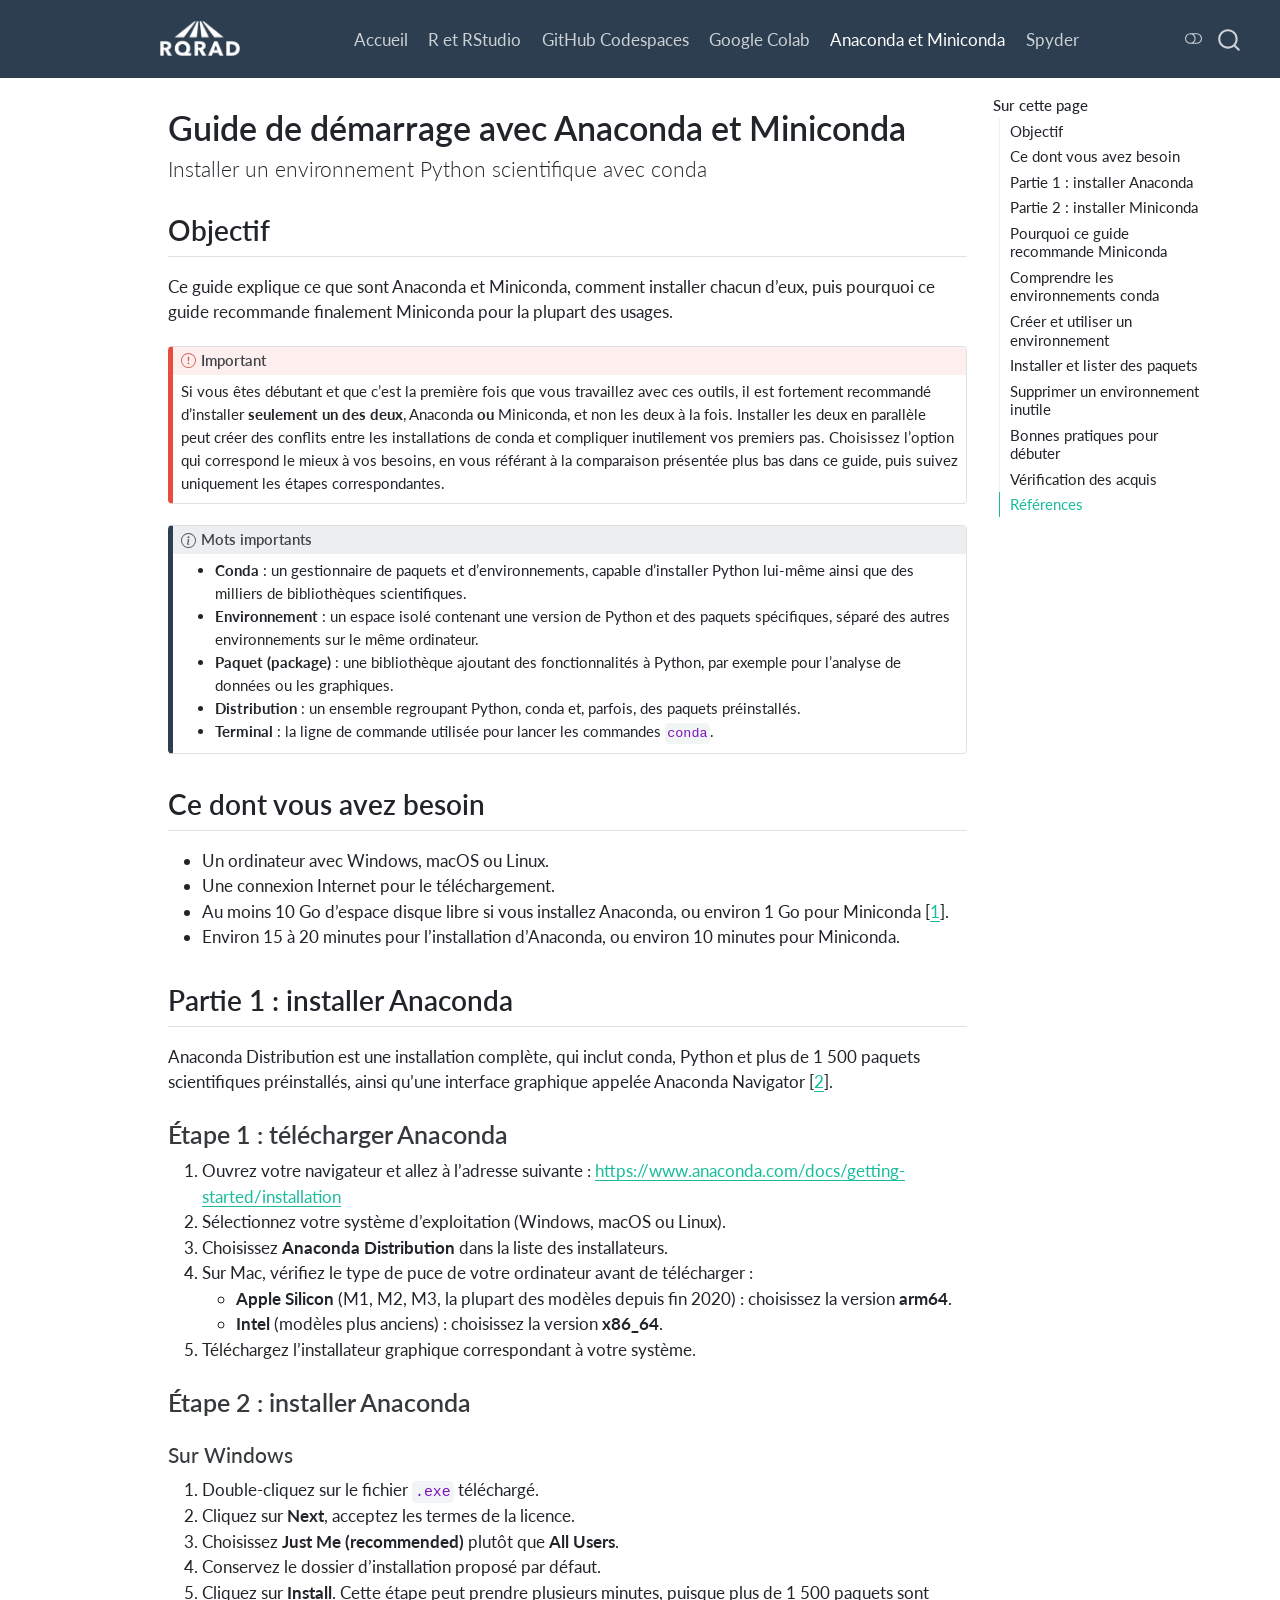
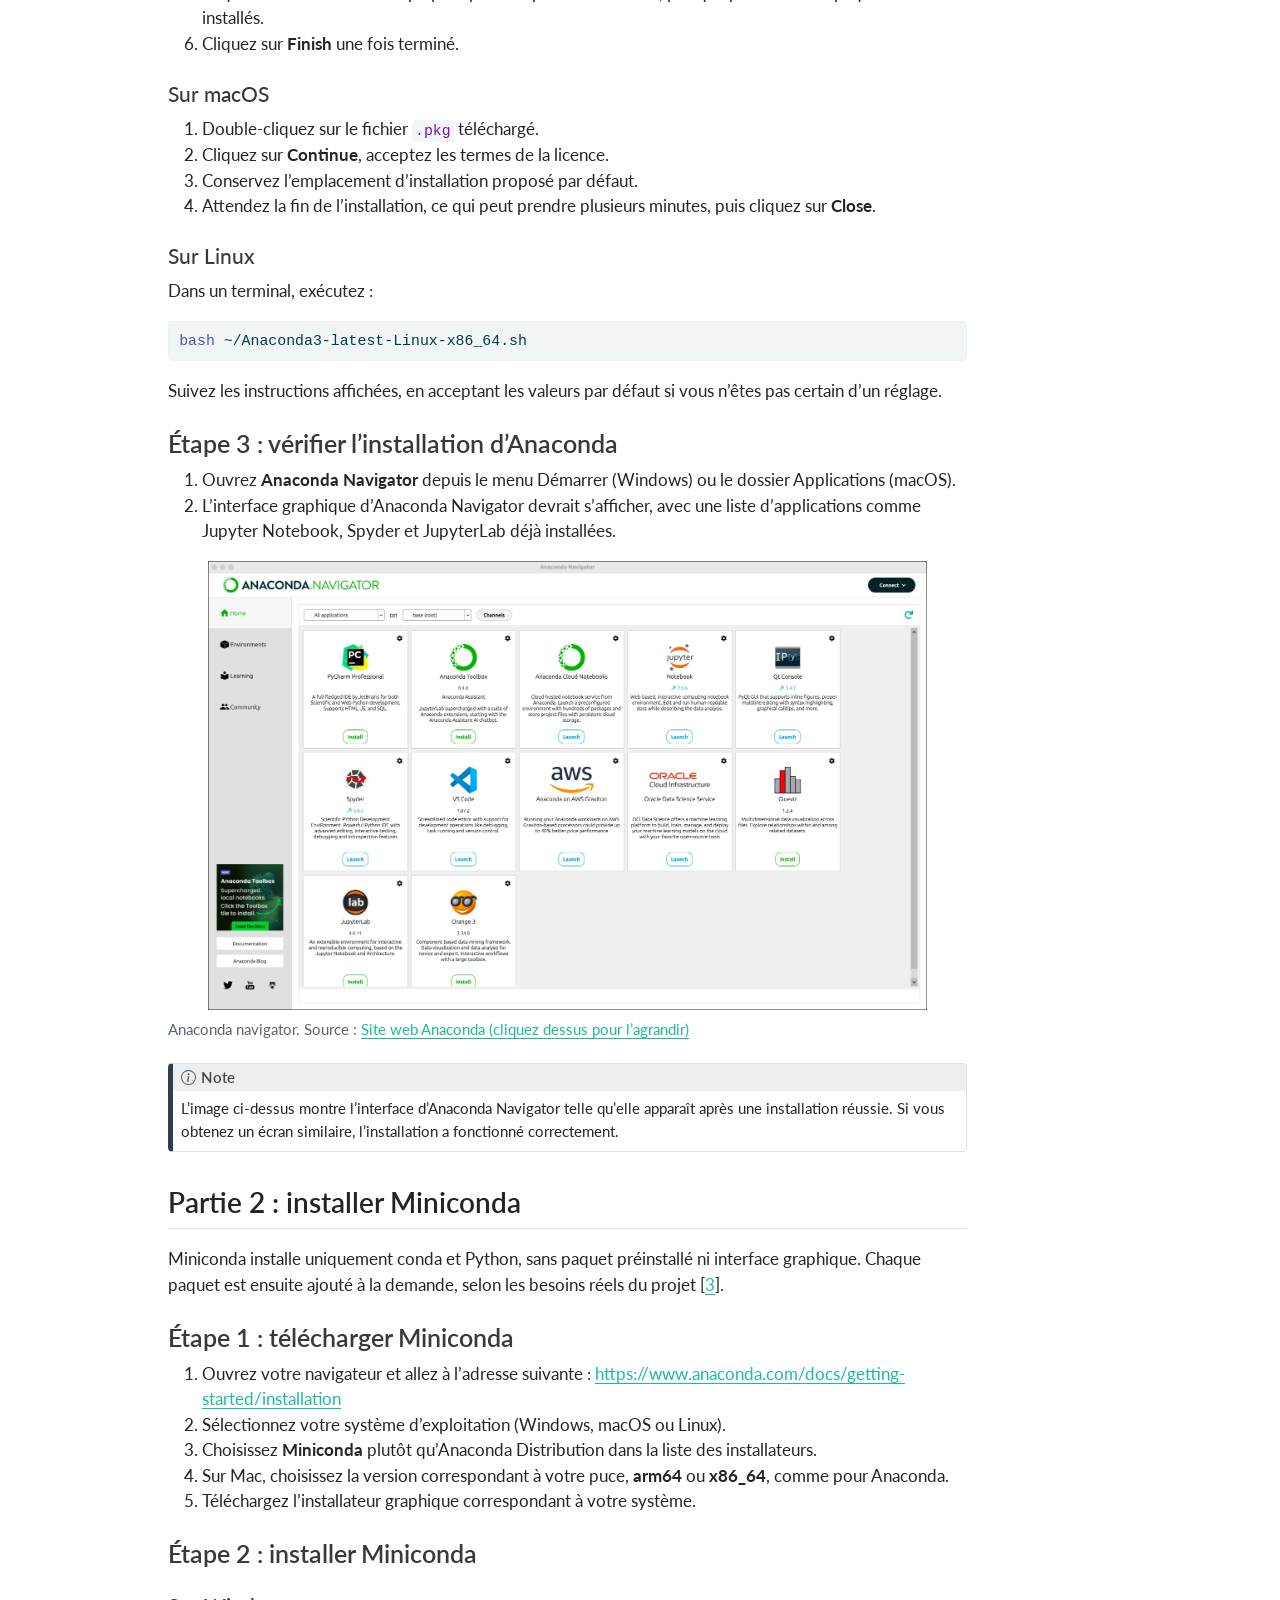
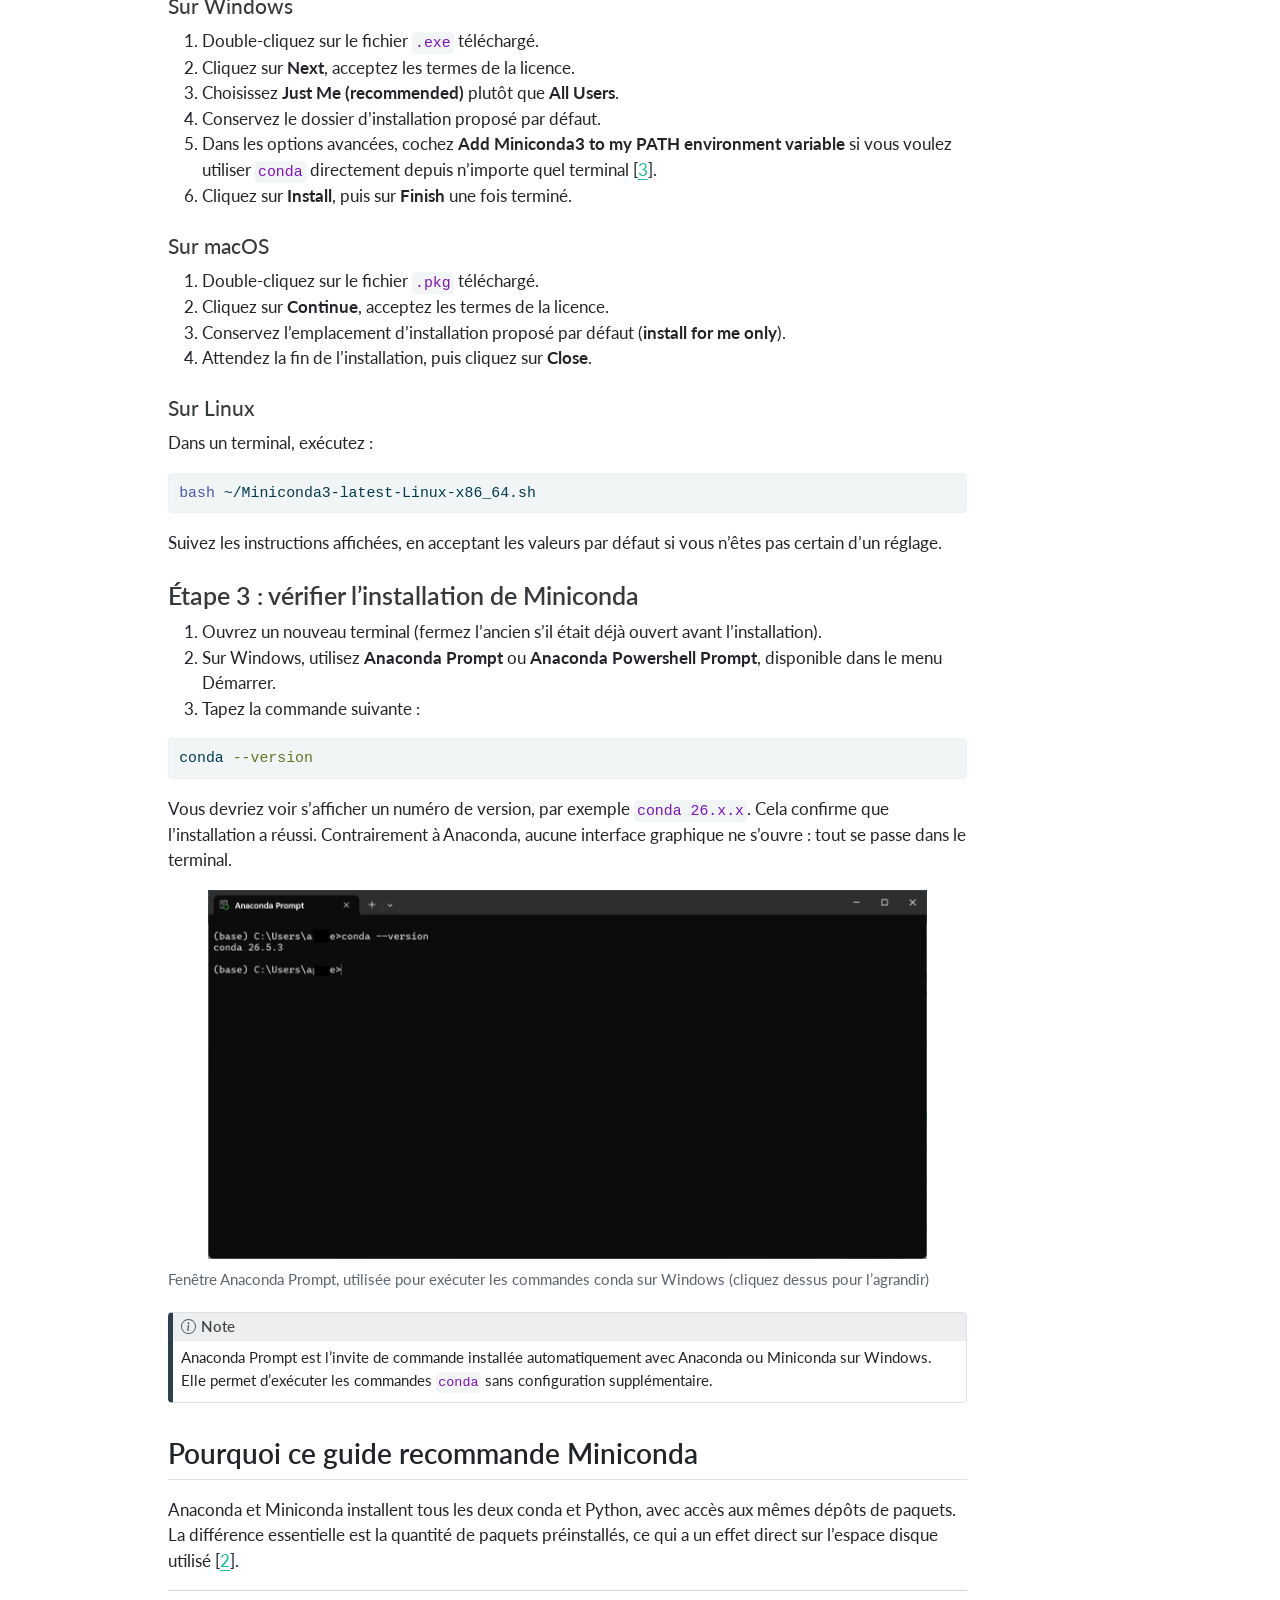
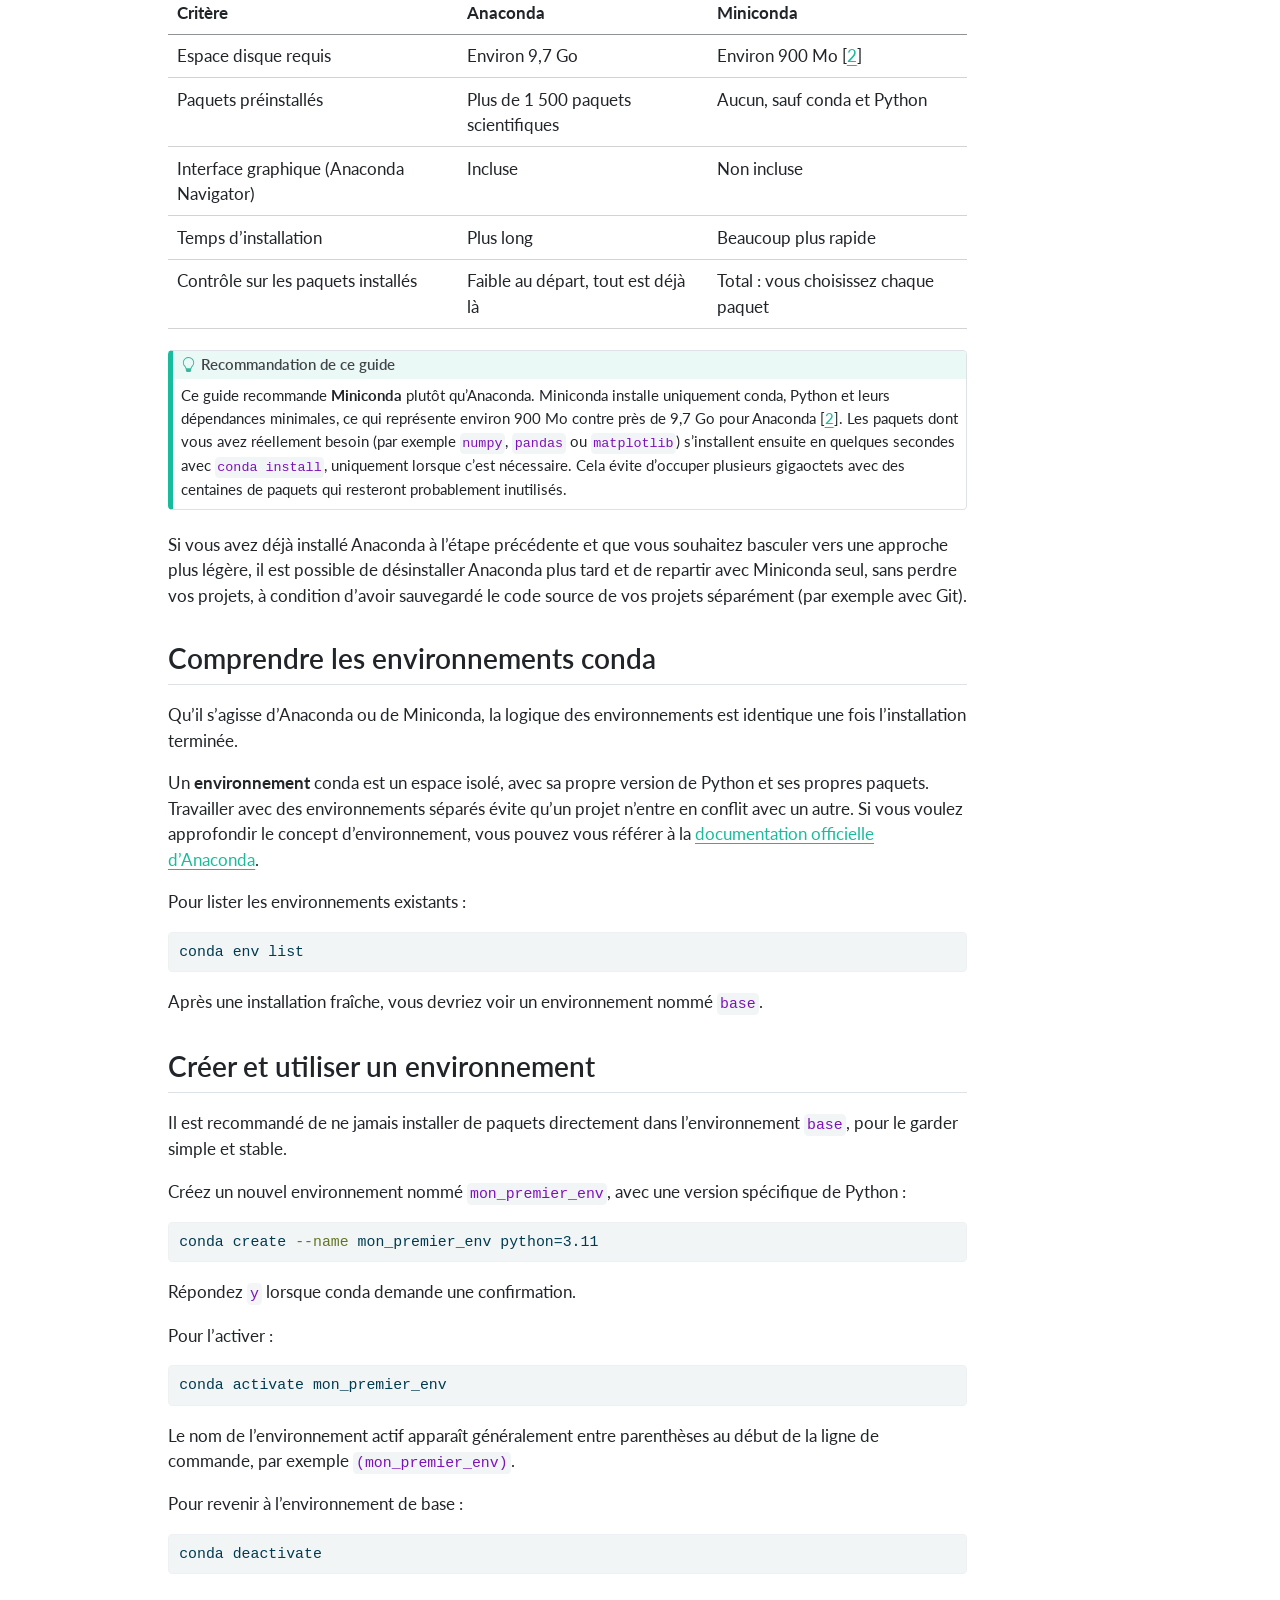
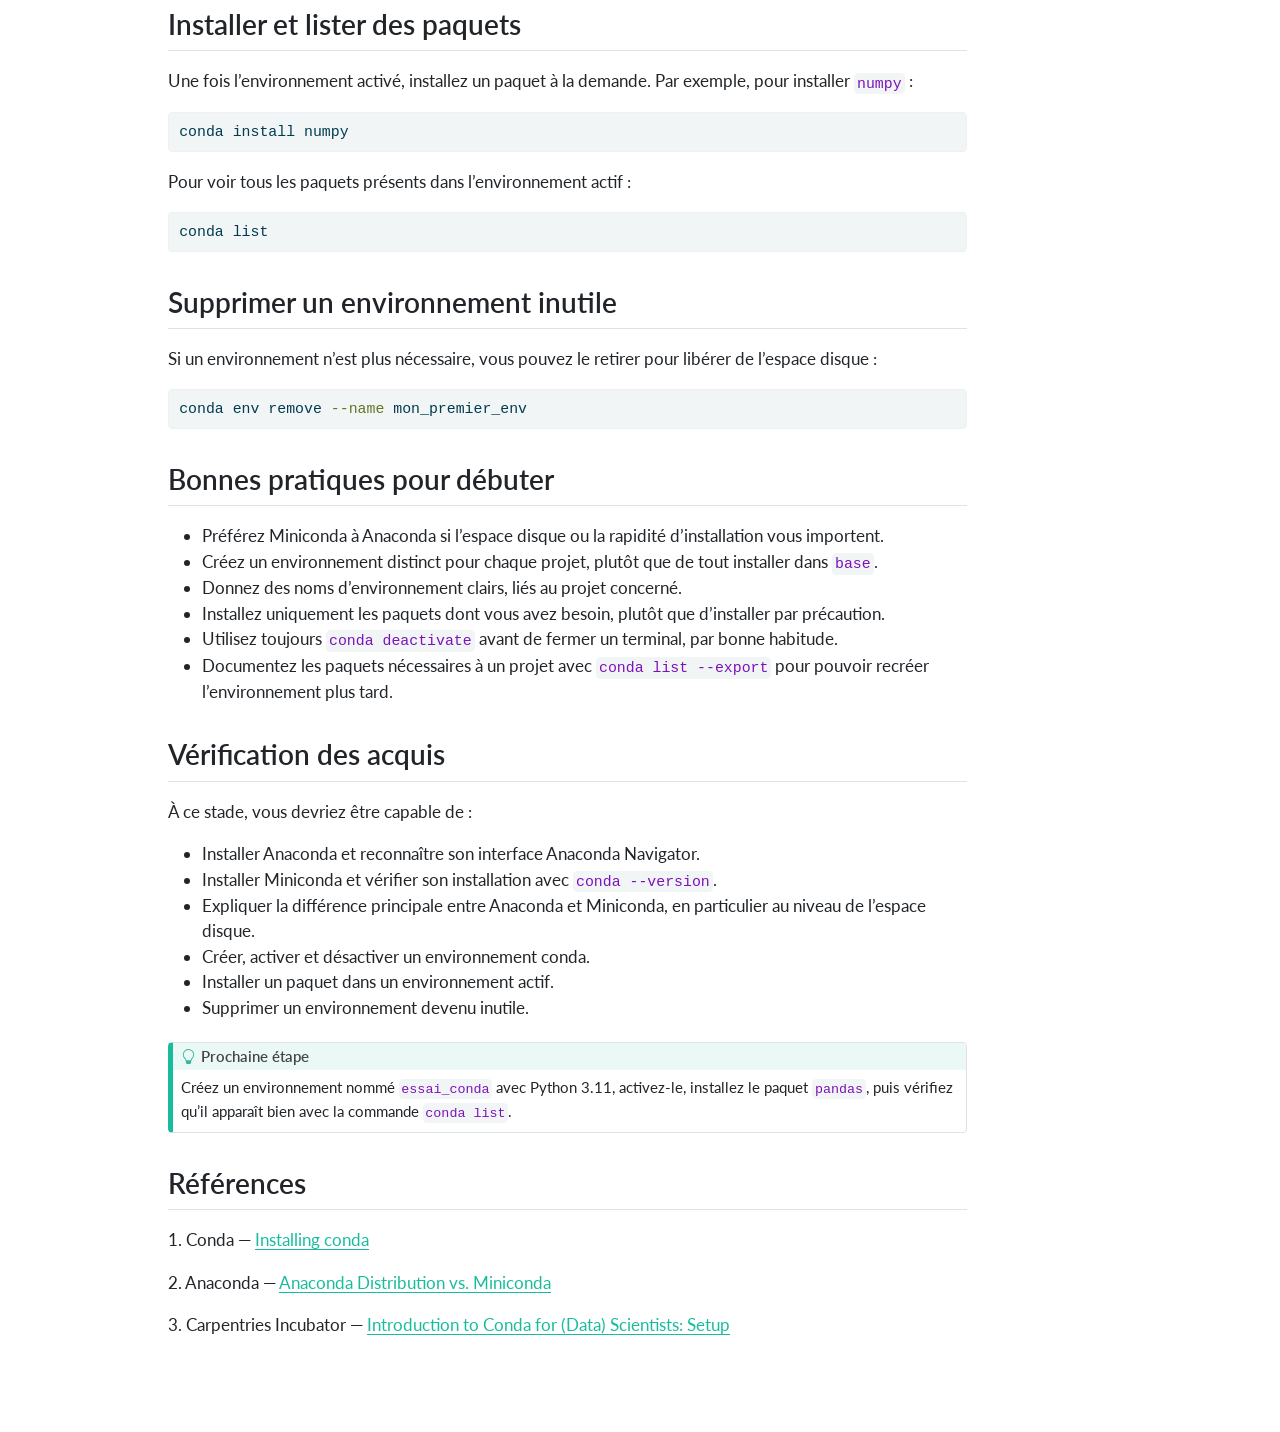
<file: 04_anaconda_miniconda.html>
<!DOCTYPE html>
<html xmlns="http://www.w3.org/1999/xhtml" lang="fr" xml:lang="fr"><head>

<meta charset="utf-8">
<meta name="generator" content="quarto-1.9.38">

<meta name="viewport" content="width=device-width, initial-scale=1.0, user-scalable=yes">


<title>Guide de démarrage avec Anaconda et Miniconda – Guides de démarrage 2026</title>
<style>
/* Default styles provided by pandoc.
** See https://pandoc.org/MANUAL.html#variables-for-html for config info.
*/
code{white-space: pre-wrap;}
span.smallcaps{font-variant: small-caps;}
div.columns{display: flex; gap: min(4vw, 1.5em);}
div.column{flex: auto; overflow-x: auto;}
div.hanging-indent{margin-left: 1.5em; text-indent: -1.5em;}
ul.task-list{list-style: none;}
ul.task-list li input[type="checkbox"] {
  width: 0.8em;
  margin: 0 0.8em 0.2em -1em; /* quarto-specific, see https://github.com/quarto-dev/quarto-cli/issues/4556 */ 
  vertical-align: middle;
}
/* CSS for syntax highlighting */
html { -webkit-text-size-adjust: 100%; }
pre > code.sourceCode { white-space: pre; position: relative; }
pre > code.sourceCode > span { display: inline-block; line-height: 1.25; }
pre > code.sourceCode > span:empty { height: 1.2em; }
.sourceCode { overflow: visible; }
code.sourceCode > span { color: inherit; text-decoration: inherit; }
div.sourceCode { margin: 1em 0; }
pre.sourceCode { margin: 0; }
@media screen {
div.sourceCode { overflow: auto; }
}
@media print {
pre > code.sourceCode { white-space: pre-wrap; }
pre > code.sourceCode > span { text-indent: -5em; padding-left: 5em; }
}
pre.numberSource code
  { counter-reset: source-line 0; }
pre.numberSource code > span
  { position: relative; left: -4em; counter-increment: source-line; }
pre.numberSource code > span > a:first-child::before
  { content: counter(source-line);
    position: relative; left: -1em; text-align: right; vertical-align: baseline;
    border: none; display: inline-block;
    -webkit-touch-callout: none; -webkit-user-select: none;
    -khtml-user-select: none; -moz-user-select: none;
    -ms-user-select: none; user-select: none;
    padding: 0 4px; width: 4em;
  }
pre.numberSource { margin-left: 3em;  padding-left: 4px; }
div.sourceCode
  {   }
@media screen {
pre > code.sourceCode > span > a:first-child::before { text-decoration: underline; }
}
</style>


<script src="site_libs/quarto-nav/quarto-nav.js"></script>
<script src="site_libs/quarto-nav/headroom.min.js"></script>
<script src="site_libs/clipboard/clipboard.min.js"></script>
<script src="site_libs/quarto-search/autocomplete.umd.js"></script>
<script src="site_libs/quarto-search/fuse.min.js"></script>
<script src="site_libs/quarto-search/quarto-search.js"></script>
<meta name="quarto:offset" content="./">
<script src="site_libs/quarto-html/quarto.js" type="module"></script>
<script src="site_libs/quarto-html/tabsets/tabsets.js" type="module"></script>
<script src="site_libs/quarto-html/popper.min.js"></script>
<script src="site_libs/quarto-html/tippy.umd.min.js"></script>
<script src="site_libs/quarto-html/anchor.min.js"></script>
<link href="site_libs/quarto-html/tippy.css" rel="stylesheet">
<link href="site_libs/quarto-html/quarto-syntax-highlighting-15634bcf2e68342d4ad2dfa704d543f6.css" rel="stylesheet" class="quarto-color-scheme" id="quarto-text-highlighting-styles">
<link href="site_libs/quarto-html/quarto-syntax-highlighting-dark-0a6b7249c26820e032cb0bd839ff02b1.css" rel="stylesheet" class="quarto-color-scheme quarto-color-alternate" id="quarto-text-highlighting-styles">
<link href="site_libs/quarto-html/quarto-syntax-highlighting-15634bcf2e68342d4ad2dfa704d543f6.css" rel="stylesheet" class="quarto-color-scheme-extra" id="quarto-text-highlighting-styles">
<script src="site_libs/bootstrap/bootstrap.min.js"></script>
<link href="site_libs/bootstrap/bootstrap-icons.css" rel="stylesheet">
<link href="site_libs/bootstrap/bootstrap-6b423f165eeea3787de40cb4f8e821c3.min.css" rel="stylesheet" append-hash="true" class="quarto-color-scheme" id="quarto-bootstrap" data-mode="light">
<link href="site_libs/bootstrap/bootstrap-dark-e8964db687007ca8dd88d9d9ce58e3ef.min.css" rel="stylesheet" append-hash="true" class="quarto-color-scheme quarto-color-alternate" id="quarto-bootstrap" data-mode="dark">
<link href="site_libs/bootstrap/bootstrap-6b423f165eeea3787de40cb4f8e821c3.min.css" rel="stylesheet" append-hash="true" class="quarto-color-scheme-extra" id="quarto-bootstrap" data-mode="light">
<script src="site_libs/quarto-contrib/glightbox/glightbox.min.js"></script>
<link href="site_libs/quarto-contrib/glightbox/glightbox.min.css" rel="stylesheet">
<link href="site_libs/quarto-contrib/glightbox/lightbox.css" rel="stylesheet">
<script id="quarto-search-options" type="application/json">{
  "location": "navbar",
  "copy-button": false,
  "collapse-after": 3,
  "panel-placement": "end",
  "type": "overlay",
  "limit": 50,
  "keyboard-shortcut": [
    "f",
    "/",
    "s"
  ],
  "show-item-context": false,
  "language": {
    "search-no-results-text": "Pas de résultats",
    "search-matching-documents-text": "documents trouvés",
    "search-copy-link-title": "Copier le lien vers la recherche",
    "search-hide-matches-text": "Cacher les correspondances additionnelles",
    "search-more-match-text": "correspondance de plus dans ce document",
    "search-more-matches-text": "correspondances de plus dans ce document",
    "search-clear-button-title": "Effacer",
    "search-text-placeholder": "",
    "search-detached-cancel-button-title": "Annuler",
    "search-submit-button-title": "Envoyer",
    "search-label": "Recherche"
  }
}</script>


<link rel="stylesheet" href="styles.css">
</head>

<body class="nav-fixed quarto-light"><script id="quarto-html-before-body" type="application/javascript">
    const toggleBodyColorMode = (bsSheetEl) => {
      const mode = bsSheetEl.getAttribute("data-mode");
      const bodyEl = window.document.querySelector("body");
      if (mode === "dark") {
        bodyEl.classList.add("quarto-dark");
        bodyEl.classList.remove("quarto-light");
      } else {
        bodyEl.classList.add("quarto-light");
        bodyEl.classList.remove("quarto-dark");
      }
    }
    const toggleBodyColorPrimary = () => {
      const bsSheetEl = window.document.querySelector("link#quarto-bootstrap:not([rel=disabled-stylesheet])");
      if (bsSheetEl) {
        toggleBodyColorMode(bsSheetEl);
      }
    }
    const setColorSchemeToggle = (alternate) => {
      const toggles = window.document.querySelectorAll('.quarto-color-scheme-toggle');
      for (let i=0; i < toggles.length; i++) {
        const toggle = toggles[i];
        if (toggle) {
          if (alternate) {
            toggle.classList.add("alternate");
          } else {
            toggle.classList.remove("alternate");
          }
        }
      }
    };
    const toggleColorMode = (alternate) => {
      // Switch the stylesheets
      const primaryStylesheets = window.document.querySelectorAll('link.quarto-color-scheme:not(.quarto-color-alternate)');
      const alternateStylesheets = window.document.querySelectorAll('link.quarto-color-scheme.quarto-color-alternate');
      manageTransitions('#quarto-margin-sidebar .nav-link', false);
      if (alternate) {
        // note: dark is layered on light, we don't disable primary!
        enableStylesheet(alternateStylesheets);
        for (const sheetNode of alternateStylesheets) {
          if (sheetNode.id === "quarto-bootstrap") {
            toggleBodyColorMode(sheetNode);
          }
        }
      } else {
        disableStylesheet(alternateStylesheets);
        enableStylesheet(primaryStylesheets)
        toggleBodyColorPrimary();
      }
      manageTransitions('#quarto-margin-sidebar .nav-link', true);
      // Switch the toggles
      setColorSchemeToggle(alternate)
      // Hack to workaround the fact that safari doesn't
      // properly recolor the scrollbar when toggling (#1455)
      if (navigator.userAgent.indexOf('Safari') > 0 && navigator.userAgent.indexOf('Chrome') == -1) {
        manageTransitions("body", false);
        window.scrollTo(0, 1);
        setTimeout(() => {
          window.scrollTo(0, 0);
          manageTransitions("body", true);
        }, 40);
      }
    }
    const disableStylesheet = (stylesheets) => {
      for (let i=0; i < stylesheets.length; i++) {
        const stylesheet = stylesheets[i];
        stylesheet.rel = 'disabled-stylesheet';
      }
    }
    const enableStylesheet = (stylesheets) => {
      for (let i=0; i < stylesheets.length; i++) {
        const stylesheet = stylesheets[i];
        if(stylesheet.rel !== 'stylesheet') { // for Chrome, which will still FOUC without this check
          stylesheet.rel = 'stylesheet';
        }
      }
    }
    const manageTransitions = (selector, allowTransitions) => {
      const els = window.document.querySelectorAll(selector);
      for (let i=0; i < els.length; i++) {
        const el = els[i];
        if (allowTransitions) {
          el.classList.remove('notransition');
        } else {
          el.classList.add('notransition');
        }
      }
    }
    const isFileUrl = () => {
      return window.location.protocol === 'file:';
    }
    const hasAlternateSentinel = () => {
      let styleSentinel = getColorSchemeSentinel();
      if (styleSentinel !== null) {
        return styleSentinel === "alternate";
      } else {
        return false;
      }
    }
    const setStyleSentinel = (alternate) => {
      const value = alternate ? "alternate" : "default";
      if (!isFileUrl()) {
        window.localStorage.setItem("quarto-color-scheme", value);
      } else {
        localAlternateSentinel = value;
      }
    }
    const getColorSchemeSentinel = () => {
      if (!isFileUrl()) {
        const storageValue = window.localStorage.getItem("quarto-color-scheme");
        return storageValue != null ? storageValue : localAlternateSentinel;
      } else {
        return localAlternateSentinel;
      }
    }
    const toggleGiscusIfUsed = (isAlternate, darkModeDefault) => {
      const baseTheme = document.querySelector('#giscus-base-theme')?.value ?? 'light';
      const alternateTheme = document.querySelector('#giscus-alt-theme')?.value ?? 'dark';
      let newTheme = '';
      if(authorPrefersDark) {
        newTheme = isAlternate ? baseTheme : alternateTheme;
      } else {
        newTheme = isAlternate ? alternateTheme : baseTheme;
      }
      const changeGiscusTheme = () => {
        // From: https://github.com/giscus/giscus/issues/336
        const sendMessage = (message) => {
          const iframe = document.querySelector('iframe.giscus-frame');
          if (!iframe) return;
          iframe.contentWindow.postMessage({ giscus: message }, 'https://giscus.app');
        }
        sendMessage({
          setConfig: {
            theme: newTheme
          }
        });
      }
      const isGiscussLoaded = window.document.querySelector('iframe.giscus-frame') !== null;
      if (isGiscussLoaded) {
        changeGiscusTheme();
      }
    };
    const authorPrefersDark = false;
    const darkModeDefault = authorPrefersDark;
      document.querySelector('link#quarto-text-highlighting-styles.quarto-color-scheme-extra').rel = 'disabled-stylesheet';
      document.querySelector('link#quarto-bootstrap.quarto-color-scheme-extra').rel = 'disabled-stylesheet';
    let localAlternateSentinel = darkModeDefault ? 'alternate' : 'default';
    // Dark / light mode switch
    window.quartoToggleColorScheme = () => {
      // Read the current dark / light value
      let toAlternate = !hasAlternateSentinel();
      toggleColorMode(toAlternate);
      setStyleSentinel(toAlternate);
      toggleGiscusIfUsed(toAlternate, darkModeDefault);
      window.dispatchEvent(new Event('resize'));
    };
    // Switch to dark mode if need be
    if (hasAlternateSentinel()) {
      toggleColorMode(true);
    } else {
      toggleColorMode(false);
    }
  </script>

<div id="quarto-search-results"></div>
  <header id="quarto-header" class="headroom fixed-top">
    <nav class="navbar navbar-expand-lg " data-bs-theme="dark">
      <div class="navbar-container container-fluid">
      <div class="navbar-brand-container mx-auto">
    <a href="./index.html" class="navbar-brand navbar-brand-logo">
    <img src="./images/00_logo_rqrad.png" alt="Logo du projet" class="navbar-logo light-content">
    <img src="./images/00_logo_rqrad.png" alt="Logo du projet" class="navbar-logo dark-content">
    </a>
  </div>
            <div id="quarto-search" class="" title="Recherche"></div>
          <button class="navbar-toggler" type="button" data-bs-toggle="collapse" data-bs-target="#navbarCollapse" aria-controls="navbarCollapse" role="menu" aria-expanded="false" aria-label="Basculer la navigation" onclick="if (window.quartoToggleHeadroom) { window.quartoToggleHeadroom(); }">
  <span class="navbar-toggler-icon"></span>
</button>
          <div class="collapse navbar-collapse" id="navbarCollapse">
            <ul class="navbar-nav navbar-nav-scroll me-auto">
  <li class="nav-item">
    <a class="nav-link" href="./index.html"> 
<span class="menu-text">Accueil</span></a>
  </li>  
  <li class="nav-item">
    <a class="nav-link" href="./01_r_et_rstudio.html"> 
<span class="menu-text">R et RStudio</span></a>
  </li>  
  <li class="nav-item">
    <a class="nav-link" href="./02_github-codespaces.html"> 
<span class="menu-text">GitHub Codespaces</span></a>
  </li>  
  <li class="nav-item">
    <a class="nav-link" href="./03_google_colab.html"> 
<span class="menu-text">Google Colab</span></a>
  </li>  
  <li class="nav-item">
    <a class="nav-link active" href="./04_anaconda_miniconda.html" aria-current="page"> 
<span class="menu-text">Anaconda et Miniconda</span></a>
  </li>  
  <li class="nav-item">
    <a class="nav-link" href="./05_spyder.html"> 
<span class="menu-text">Spyder</span></a>
  </li>  
</ul>
          </div> <!-- /navcollapse -->
            <div class="quarto-navbar-tools">
  <a href="" class="quarto-color-scheme-toggle quarto-navigation-tool  px-1" onclick="window.quartoToggleColorScheme(); return false;" title="Basculer le mode sombre"><i class="bi"></i></a>
</div>
      </div> <!-- /container-fluid -->
    </nav>
</header>
<!-- content -->
<div id="quarto-content" class="quarto-container page-columns page-rows-contents page-layout-article page-navbar">
<!-- sidebar -->
<!-- margin-sidebar -->
    <div id="quarto-margin-sidebar" class="sidebar margin-sidebar">
        <nav id="TOC" role="doc-toc" class="toc-active">
    <h2 id="toc-title">Sur cette page</h2>
   
  <ul>
  <li><a href="#objectif" id="toc-objectif" class="nav-link active" data-scroll-target="#objectif">Objectif</a></li>
  <li><a href="#ce-dont-vous-avez-besoin" id="toc-ce-dont-vous-avez-besoin" class="nav-link" data-scroll-target="#ce-dont-vous-avez-besoin">Ce dont vous avez besoin</a></li>
  <li><a href="#partie-1-installer-anaconda" id="toc-partie-1-installer-anaconda" class="nav-link" data-scroll-target="#partie-1-installer-anaconda">Partie 1 : installer Anaconda</a>
  <ul class="collapse">
  <li><a href="#étape-1-télécharger-anaconda" id="toc-étape-1-télécharger-anaconda" class="nav-link" data-scroll-target="#étape-1-télécharger-anaconda">Étape 1 : télécharger Anaconda</a></li>
  <li><a href="#étape-2-installer-anaconda" id="toc-étape-2-installer-anaconda" class="nav-link" data-scroll-target="#étape-2-installer-anaconda">Étape 2 : installer Anaconda</a></li>
  <li><a href="#étape-3-vérifier-linstallation-danaconda" id="toc-étape-3-vérifier-linstallation-danaconda" class="nav-link" data-scroll-target="#étape-3-vérifier-linstallation-danaconda">Étape 3 : vérifier l’installation d’Anaconda</a></li>
  </ul></li>
  <li><a href="#partie-2-installer-miniconda" id="toc-partie-2-installer-miniconda" class="nav-link" data-scroll-target="#partie-2-installer-miniconda">Partie 2 : installer Miniconda</a>
  <ul class="collapse">
  <li><a href="#étape-1-télécharger-miniconda" id="toc-étape-1-télécharger-miniconda" class="nav-link" data-scroll-target="#étape-1-télécharger-miniconda">Étape 1 : télécharger Miniconda</a></li>
  <li><a href="#étape-2-installer-miniconda" id="toc-étape-2-installer-miniconda" class="nav-link" data-scroll-target="#étape-2-installer-miniconda">Étape 2 : installer Miniconda</a></li>
  <li><a href="#étape-3-vérifier-linstallation-de-miniconda" id="toc-étape-3-vérifier-linstallation-de-miniconda" class="nav-link" data-scroll-target="#étape-3-vérifier-linstallation-de-miniconda">Étape 3 : vérifier l’installation de Miniconda</a></li>
  </ul></li>
  <li><a href="#pourquoi-ce-guide-recommande-miniconda" id="toc-pourquoi-ce-guide-recommande-miniconda" class="nav-link" data-scroll-target="#pourquoi-ce-guide-recommande-miniconda">Pourquoi ce guide recommande Miniconda</a></li>
  <li><a href="#comprendre-les-environnements-conda" id="toc-comprendre-les-environnements-conda" class="nav-link" data-scroll-target="#comprendre-les-environnements-conda">Comprendre les environnements conda</a></li>
  <li><a href="#créer-et-utiliser-un-environnement" id="toc-créer-et-utiliser-un-environnement" class="nav-link" data-scroll-target="#créer-et-utiliser-un-environnement">Créer et utiliser un environnement</a></li>
  <li><a href="#installer-et-lister-des-paquets" id="toc-installer-et-lister-des-paquets" class="nav-link" data-scroll-target="#installer-et-lister-des-paquets">Installer et lister des paquets</a></li>
  <li><a href="#supprimer-un-environnement-inutile" id="toc-supprimer-un-environnement-inutile" class="nav-link" data-scroll-target="#supprimer-un-environnement-inutile">Supprimer un environnement inutile</a></li>
  <li><a href="#bonnes-pratiques-pour-débuter" id="toc-bonnes-pratiques-pour-débuter" class="nav-link" data-scroll-target="#bonnes-pratiques-pour-débuter">Bonnes pratiques pour débuter</a></li>
  <li><a href="#vérification-des-acquis" id="toc-vérification-des-acquis" class="nav-link" data-scroll-target="#vérification-des-acquis">Vérification des acquis</a></li>
  <li><a href="#références" id="toc-références" class="nav-link" data-scroll-target="#références">Références</a></li>
  </ul>
</nav>
    </div>
<!-- main -->
<main class="content" id="quarto-document-content">


<header id="title-block-header" class="quarto-title-block default">
<div class="quarto-title">
<h1 class="title">Guide de démarrage avec Anaconda et Miniconda</h1>
<p class="subtitle lead">Installer un environnement Python scientifique avec conda</p>
</div>



<div class="quarto-title-meta">

    
  
    
  </div>
  


</header>


<section id="objectif" class="level2">
<h2 class="anchored" data-anchor-id="objectif">Objectif</h2>
<p>Ce guide explique ce que sont Anaconda et Miniconda, comment installer chacun d’eux, puis pourquoi ce guide recommande finalement Miniconda pour la plupart des usages.</p>
<div class="callout callout-style-default callout-important callout-titled">
<div class="callout-header d-flex align-content-center">
<div class="callout-icon-container">
<i class="callout-icon"></i>
</div>
<div class="callout-title-container flex-fill">
Important
</div>
</div>
<div class="callout-body-container callout-body">
<p>Si vous êtes débutant et que c’est la première fois que vous travaillez avec ces outils, il est fortement recommandé d’installer <strong>seulement un des deux</strong>, Anaconda <strong>ou</strong> Miniconda, et non les deux à la fois. Installer les deux en parallèle peut créer des conflits entre les installations de conda et compliquer inutilement vos premiers pas. Choisissez l’option qui correspond le mieux à vos besoins, en vous référant à la comparaison présentée plus bas dans ce guide, puis suivez uniquement les étapes correspondantes.</p>
</div>
</div>
<div class="callout callout-style-default callout-note callout-titled">
<div class="callout-header d-flex align-content-center">
<div class="callout-icon-container">
<i class="callout-icon"></i>
</div>
<div class="callout-title-container flex-fill">
<span class="screen-reader-only">Note</span>Mots importants
</div>
</div>
<div class="callout-body-container callout-body">
<ul>
<li><strong>Conda</strong> : un gestionnaire de paquets et d’environnements, capable d’installer Python lui-même ainsi que des milliers de bibliothèques scientifiques.</li>
<li><strong>Environnement</strong> : un espace isolé contenant une version de Python et des paquets spécifiques, séparé des autres environnements sur le même ordinateur.</li>
<li><strong>Paquet (package)</strong> : une bibliothèque ajoutant des fonctionnalités à Python, par exemple pour l’analyse de données ou les graphiques.</li>
<li><strong>Distribution</strong> : un ensemble regroupant Python, conda et, parfois, des paquets préinstallés.</li>
<li><strong>Terminal</strong> : la ligne de commande utilisée pour lancer les commandes <code>conda</code>.</li>
</ul>
</div>
</div>
</section>
<section id="ce-dont-vous-avez-besoin" class="level2">
<h2 class="anchored" data-anchor-id="ce-dont-vous-avez-besoin">Ce dont vous avez besoin</h2>
<ul>
<li>Un ordinateur avec Windows, macOS ou Linux.</li>
<li>Une connexion Internet pour le téléchargement.</li>
<li>Au moins 10 Go d’espace disque libre si vous installez Anaconda, ou environ 1 Go pour Miniconda [<a href="#ref-1">1</a>].</li>
<li>Environ 15 à 20 minutes pour l’installation d’Anaconda, ou environ 10 minutes pour Miniconda.</li>
</ul>
</section>
<section id="partie-1-installer-anaconda" class="level2">
<h2 class="anchored" data-anchor-id="partie-1-installer-anaconda">Partie 1 : installer Anaconda</h2>
<p>Anaconda Distribution est une installation complète, qui inclut conda, Python et plus de 1 500 paquets scientifiques préinstallés, ainsi qu’une interface graphique appelée Anaconda Navigator [<a href="#ref-2">2</a>].</p>
<section id="étape-1-télécharger-anaconda" class="level3">
<h3 class="anchored" data-anchor-id="étape-1-télécharger-anaconda">Étape 1 : télécharger Anaconda</h3>
<ol type="1">
<li>Ouvrez votre navigateur et allez à l’adresse suivante : <a href="https://www.anaconda.com/docs/getting-started/installation" class="uri">https://www.anaconda.com/docs/getting-started/installation</a></li>
<li>Sélectionnez votre système d’exploitation (Windows, macOS ou Linux).</li>
<li>Choisissez <strong>Anaconda Distribution</strong> dans la liste des installateurs.</li>
<li>Sur Mac, vérifiez le type de puce de votre ordinateur avant de télécharger :
<ul>
<li><strong>Apple Silicon</strong> (M1, M2, M3, la plupart des modèles depuis fin 2020) : choisissez la version <strong>arm64</strong>.</li>
<li><strong>Intel</strong> (modèles plus anciens) : choisissez la version <strong>x86_64</strong>.</li>
</ul></li>
<li>Téléchargez l’installateur graphique correspondant à votre système.</li>
</ol>
</section>
<section id="étape-2-installer-anaconda" class="level3">
<h3 class="anchored" data-anchor-id="étape-2-installer-anaconda">Étape 2 : installer Anaconda</h3>
<section id="sur-windows" class="level4">
<h4 class="anchored" data-anchor-id="sur-windows">Sur Windows</h4>
<ol type="1">
<li>Double-cliquez sur le fichier <code>.exe</code> téléchargé.</li>
<li>Cliquez sur <strong>Next</strong>, acceptez les termes de la licence.</li>
<li>Choisissez <strong>Just Me (recommended)</strong> plutôt que <strong>All Users</strong>.</li>
<li>Conservez le dossier d’installation proposé par défaut.</li>
<li>Cliquez sur <strong>Install</strong>. Cette étape peut prendre plusieurs minutes, puisque plus de 1 500 paquets sont installés.</li>
<li>Cliquez sur <strong>Finish</strong> une fois terminé.</li>
</ol>
</section>
<section id="sur-macos" class="level4">
<h4 class="anchored" data-anchor-id="sur-macos">Sur macOS</h4>
<ol type="1">
<li>Double-cliquez sur le fichier <code>.pkg</code> téléchargé.</li>
<li>Cliquez sur <strong>Continue</strong>, acceptez les termes de la licence.</li>
<li>Conservez l’emplacement d’installation proposé par défaut.</li>
<li>Attendez la fin de l’installation, ce qui peut prendre plusieurs minutes, puis cliquez sur <strong>Close</strong>.</li>
</ol>
</section>
<section id="sur-linux" class="level4">
<h4 class="anchored" data-anchor-id="sur-linux">Sur Linux</h4>
<p>Dans un terminal, exécutez :</p>
<div class="code-copy-outer-scaffold"><div class="sourceCode" id="cb1"><pre class="sourceCode bash code-with-copy"><code class="sourceCode bash"><span id="cb1-1"><a href="#cb1-1" aria-hidden="true" tabindex="-1"></a><span class="fu">bash</span> ~/Anaconda3-latest-Linux-x86_64.sh</span></code></pre></div><button title="Copier vers le presse-papier" class="code-copy-button"><i class="bi"></i></button></div>
<p>Suivez les instructions affichées, en acceptant les valeurs par défaut si vous n’êtes pas certain d’un réglage.</p>
</section>
</section>
<section id="étape-3-vérifier-linstallation-danaconda" class="level3">
<h3 class="anchored" data-anchor-id="étape-3-vérifier-linstallation-danaconda">Étape 3 : vérifier l’installation d’Anaconda</h3>
<ol type="1">
<li>Ouvrez <strong>Anaconda Navigator</strong> depuis le menu Démarrer (Windows) ou le dossier Applications (macOS).</li>
<li>L’interface graphique d’Anaconda Navigator devrait s’afficher, avec une liste d’applications comme Jupyter Notebook, Spyder et JupyterLab déjà installées.</li>
</ol>
<div class="quarto-figure quarto-figure-center">
<figure class="figure">
<p><a href="images/04_01_conda_navigator.webp" class="lightbox" data-gallery="quarto-lightbox-gallery-1" title="Anaconda navigator. Source : Site web Anaconda (cliquez dessus pour l’agrandir)"><img src="images/04_01_conda_navigator.webp" class="img-fluid figure-img" style="width:90.0%" alt="Anaconda navigator. Source : Site web Anaconda (cliquez dessus pour l’agrandir)"></a></p>
<figcaption>Anaconda navigator. Source : <a href="https://www.anaconda.com/docs/legacy/anaconda-navigator/main">Site web Anaconda (cliquez dessus pour l’agrandir)</a></figcaption>
</figure>
</div>
<div class="callout callout-style-default callout-note callout-titled">
<div class="callout-header d-flex align-content-center">
<div class="callout-icon-container">
<i class="callout-icon"></i>
</div>
<div class="callout-title-container flex-fill">
Note
</div>
</div>
<div class="callout-body-container callout-body">
<p>L’image ci-dessus montre l’interface d’Anaconda Navigator telle qu’elle apparaît après une installation réussie. Si vous obtenez un écran similaire, l’installation a fonctionné correctement.</p>
</div>
</div>
</section>
</section>
<section id="partie-2-installer-miniconda" class="level2">
<h2 class="anchored" data-anchor-id="partie-2-installer-miniconda">Partie 2 : installer Miniconda</h2>
<p>Miniconda installe uniquement conda et Python, sans paquet préinstallé ni interface graphique. Chaque paquet est ensuite ajouté à la demande, selon les besoins réels du projet [<a href="#ref-3">3</a>].</p>
<section id="étape-1-télécharger-miniconda" class="level3">
<h3 class="anchored" data-anchor-id="étape-1-télécharger-miniconda">Étape 1 : télécharger Miniconda</h3>
<ol type="1">
<li>Ouvrez votre navigateur et allez à l’adresse suivante : <a href="https://www.anaconda.com/docs/getting-started/installation" class="uri">https://www.anaconda.com/docs/getting-started/installation</a></li>
<li>Sélectionnez votre système d’exploitation (Windows, macOS ou Linux).</li>
<li>Choisissez <strong>Miniconda</strong> plutôt qu’Anaconda Distribution dans la liste des installateurs.</li>
<li>Sur Mac, choisissez la version correspondant à votre puce, <strong>arm64</strong> ou <strong>x86_64</strong>, comme pour Anaconda.</li>
<li>Téléchargez l’installateur graphique correspondant à votre système.</li>
</ol>
</section>
<section id="étape-2-installer-miniconda" class="level3">
<h3 class="anchored" data-anchor-id="étape-2-installer-miniconda">Étape 2 : installer Miniconda</h3>
<section id="sur-windows-1" class="level4">
<h4 class="anchored" data-anchor-id="sur-windows-1">Sur Windows</h4>
<ol type="1">
<li>Double-cliquez sur le fichier <code>.exe</code> téléchargé.</li>
<li>Cliquez sur <strong>Next</strong>, acceptez les termes de la licence.</li>
<li>Choisissez <strong>Just Me (recommended)</strong> plutôt que <strong>All Users</strong>.</li>
<li>Conservez le dossier d’installation proposé par défaut.</li>
<li>Dans les options avancées, cochez <strong>Add Miniconda3 to my PATH environment variable</strong> si vous voulez utiliser <code>conda</code> directement depuis n’importe quel terminal [<a href="#ref-3">3</a>].</li>
<li>Cliquez sur <strong>Install</strong>, puis sur <strong>Finish</strong> une fois terminé.</li>
</ol>
</section>
<section id="sur-macos-1" class="level4">
<h4 class="anchored" data-anchor-id="sur-macos-1">Sur macOS</h4>
<ol type="1">
<li>Double-cliquez sur le fichier <code>.pkg</code> téléchargé.</li>
<li>Cliquez sur <strong>Continue</strong>, acceptez les termes de la licence.</li>
<li>Conservez l’emplacement d’installation proposé par défaut (<strong>install for me only</strong>).</li>
<li>Attendez la fin de l’installation, puis cliquez sur <strong>Close</strong>.</li>
</ol>
</section>
<section id="sur-linux-1" class="level4">
<h4 class="anchored" data-anchor-id="sur-linux-1">Sur Linux</h4>
<p>Dans un terminal, exécutez :</p>
<div class="code-copy-outer-scaffold"><div class="sourceCode" id="cb2"><pre class="sourceCode bash code-with-copy"><code class="sourceCode bash"><span id="cb2-1"><a href="#cb2-1" aria-hidden="true" tabindex="-1"></a><span class="fu">bash</span> ~/Miniconda3-latest-Linux-x86_64.sh</span></code></pre></div><button title="Copier vers le presse-papier" class="code-copy-button"><i class="bi"></i></button></div>
<p>Suivez les instructions affichées, en acceptant les valeurs par défaut si vous n’êtes pas certain d’un réglage.</p>
</section>
</section>
<section id="étape-3-vérifier-linstallation-de-miniconda" class="level3">
<h3 class="anchored" data-anchor-id="étape-3-vérifier-linstallation-de-miniconda">Étape 3 : vérifier l’installation de Miniconda</h3>
<ol type="1">
<li>Ouvrez un nouveau terminal (fermez l’ancien s’il était déjà ouvert avant l’installation).</li>
<li>Sur Windows, utilisez <strong>Anaconda Prompt</strong> ou <strong>Anaconda Powershell Prompt</strong>, disponible dans le menu Démarrer.</li>
<li>Tapez la commande suivante :</li>
</ol>
<div class="code-copy-outer-scaffold"><div class="sourceCode" id="cb3"><pre class="sourceCode bash code-with-copy"><code class="sourceCode bash"><span id="cb3-1"><a href="#cb3-1" aria-hidden="true" tabindex="-1"></a><span class="ex">conda</span> <span class="at">--version</span></span></code></pre></div><button title="Copier vers le presse-papier" class="code-copy-button"><i class="bi"></i></button></div>
<p>Vous devriez voir s’afficher un numéro de version, par exemple <code>conda 26.x.x</code>. Cela confirme que l’installation a réussi. Contrairement à Anaconda, aucune interface graphique ne s’ouvre : tout se passe dans le terminal.</p>
<div class="quarto-figure quarto-figure-center">
<figure class="figure">
<p><a href="images/04_02_anaconda_prompt.png" class="lightbox" data-gallery="quarto-lightbox-gallery-2" title="Fenêtre Anaconda Prompt, utilisée pour exécuter les commandes conda sur Windows (cliquez dessus pour l’agrandir)"><img src="images/04_02_anaconda_prompt.png" class="img-fluid figure-img" style="width:90.0%" alt="Fenêtre Anaconda Prompt, utilisée pour exécuter les commandes conda sur Windows (cliquez dessus pour l’agrandir)"></a></p>
<figcaption>Fenêtre Anaconda Prompt, utilisée pour exécuter les commandes conda sur Windows (cliquez dessus pour l’agrandir)</figcaption>
</figure>
</div>
<div class="callout callout-style-default callout-note callout-titled">
<div class="callout-header d-flex align-content-center">
<div class="callout-icon-container">
<i class="callout-icon"></i>
</div>
<div class="callout-title-container flex-fill">
Note
</div>
</div>
<div class="callout-body-container callout-body">
<p>Anaconda Prompt est l’invite de commande installée automatiquement avec Anaconda ou Miniconda sur Windows. Elle permet d’exécuter les commandes <code>conda</code> sans configuration supplémentaire.</p>
</div>
</div>
</section>
</section>
<section id="pourquoi-ce-guide-recommande-miniconda" class="level2">
<h2 class="anchored" data-anchor-id="pourquoi-ce-guide-recommande-miniconda">Pourquoi ce guide recommande Miniconda</h2>
<p>Anaconda et Miniconda installent tous les deux conda et Python, avec accès aux mêmes dépôts de paquets. La différence essentielle est la quantité de paquets préinstallés, ce qui a un effet direct sur l’espace disque utilisé [<a href="#ref-2">2</a>].</p>
<table class="caption-top table">
<thead>
<tr class="header">
<th>Critère</th>
<th>Anaconda</th>
<th>Miniconda</th>
</tr>
</thead>
<tbody>
<tr class="odd">
<td>Espace disque requis</td>
<td>Environ 9,7 Go</td>
<td>Environ 900 Mo [<a href="#ref-2">2</a>]</td>
</tr>
<tr class="even">
<td>Paquets préinstallés</td>
<td>Plus de 1 500 paquets scientifiques</td>
<td>Aucun, sauf conda et Python</td>
</tr>
<tr class="odd">
<td>Interface graphique (Anaconda Navigator)</td>
<td>Incluse</td>
<td>Non incluse</td>
</tr>
<tr class="even">
<td>Temps d’installation</td>
<td>Plus long</td>
<td>Beaucoup plus rapide</td>
</tr>
<tr class="odd">
<td>Contrôle sur les paquets installés</td>
<td>Faible au départ, tout est déjà là</td>
<td>Total : vous choisissez chaque paquet</td>
</tr>
</tbody>
</table>
<div class="callout callout-style-default callout-tip callout-titled">
<div class="callout-header d-flex align-content-center">
<div class="callout-icon-container">
<i class="callout-icon"></i>
</div>
<div class="callout-title-container flex-fill">
<span class="screen-reader-only">Astuce</span>Recommandation de ce guide
</div>
</div>
<div class="callout-body-container callout-body">
<p>Ce guide recommande <strong>Miniconda</strong> plutôt qu’Anaconda. Miniconda installe uniquement conda, Python et leurs dépendances minimales, ce qui représente environ 900 Mo contre près de 9,7 Go pour Anaconda [<a href="#ref-2">2</a>]. Les paquets dont vous avez réellement besoin (par exemple <code>numpy</code>, <code>pandas</code> ou <code>matplotlib</code>) s’installent ensuite en quelques secondes avec <code>conda install</code>, uniquement lorsque c’est nécessaire. Cela évite d’occuper plusieurs gigaoctets avec des centaines de paquets qui resteront probablement inutilisés.</p>
</div>
</div>
<p>Si vous avez déjà installé Anaconda à l’étape précédente et que vous souhaitez basculer vers une approche plus légère, il est possible de désinstaller Anaconda plus tard et de repartir avec Miniconda seul, sans perdre vos projets, à condition d’avoir sauvegardé le code source de vos projets séparément (par exemple avec Git).</p>
</section>
<section id="comprendre-les-environnements-conda" class="level2">
<h2 class="anchored" data-anchor-id="comprendre-les-environnements-conda">Comprendre les environnements conda</h2>
<p>Qu’il s’agisse d’Anaconda ou de Miniconda, la logique des environnements est identique une fois l’installation terminée.</p>
<p>Un <strong>environnement</strong> conda est un espace isolé, avec sa propre version de Python et ses propres paquets. Travailler avec des environnements séparés évite qu’un projet n’entre en conflit avec un autre. Si vous voulez approfondir le concept d’environnement, vous pouvez vous référer à la <a href="https://www.anaconda.com/docs/getting-started/concepts/what-is-an-environment">documentation officielle d’Anaconda</a>.</p>
<p>Pour lister les environnements existants :</p>
<div class="code-copy-outer-scaffold"><div class="sourceCode" id="cb4"><pre class="sourceCode bash code-with-copy"><code class="sourceCode bash"><span id="cb4-1"><a href="#cb4-1" aria-hidden="true" tabindex="-1"></a><span class="ex">conda</span> env list</span></code></pre></div><button title="Copier vers le presse-papier" class="code-copy-button"><i class="bi"></i></button></div>
<p>Après une installation fraîche, vous devriez voir un environnement nommé <code>base</code>.</p>
</section>
<section id="créer-et-utiliser-un-environnement" class="level2">
<h2 class="anchored" data-anchor-id="créer-et-utiliser-un-environnement">Créer et utiliser un environnement</h2>
<p>Il est recommandé de ne jamais installer de paquets directement dans l’environnement <code>base</code>, pour le garder simple et stable.</p>
<p>Créez un nouvel environnement nommé <code>mon_premier_env</code>, avec une version spécifique de Python :</p>
<div class="code-copy-outer-scaffold"><div class="sourceCode" id="cb5"><pre class="sourceCode bash code-with-copy"><code class="sourceCode bash"><span id="cb5-1"><a href="#cb5-1" aria-hidden="true" tabindex="-1"></a><span class="ex">conda</span> create <span class="at">--name</span> mon_premier_env python=3.11</span></code></pre></div><button title="Copier vers le presse-papier" class="code-copy-button"><i class="bi"></i></button></div>
<p>Répondez <code>y</code> lorsque conda demande une confirmation.</p>
<p>Pour l’activer :</p>
<div class="code-copy-outer-scaffold"><div class="sourceCode" id="cb6"><pre class="sourceCode bash code-with-copy"><code class="sourceCode bash"><span id="cb6-1"><a href="#cb6-1" aria-hidden="true" tabindex="-1"></a><span class="ex">conda</span> activate mon_premier_env</span></code></pre></div><button title="Copier vers le presse-papier" class="code-copy-button"><i class="bi"></i></button></div>
<p>Le nom de l’environnement actif apparaît généralement entre parenthèses au début de la ligne de commande, par exemple <code>(mon_premier_env)</code>.</p>
<p>Pour revenir à l’environnement de base :</p>
<div class="code-copy-outer-scaffold"><div class="sourceCode" id="cb7"><pre class="sourceCode bash code-with-copy"><code class="sourceCode bash"><span id="cb7-1"><a href="#cb7-1" aria-hidden="true" tabindex="-1"></a><span class="ex">conda</span> deactivate</span></code></pre></div><button title="Copier vers le presse-papier" class="code-copy-button"><i class="bi"></i></button></div>
</section>
<section id="installer-et-lister-des-paquets" class="level2">
<h2 class="anchored" data-anchor-id="installer-et-lister-des-paquets">Installer et lister des paquets</h2>
<p>Une fois l’environnement activé, installez un paquet à la demande. Par exemple, pour installer <code>numpy</code> :</p>
<div class="code-copy-outer-scaffold"><div class="sourceCode" id="cb8"><pre class="sourceCode bash code-with-copy"><code class="sourceCode bash"><span id="cb8-1"><a href="#cb8-1" aria-hidden="true" tabindex="-1"></a><span class="ex">conda</span> install numpy</span></code></pre></div><button title="Copier vers le presse-papier" class="code-copy-button"><i class="bi"></i></button></div>
<p>Pour voir tous les paquets présents dans l’environnement actif :</p>
<div class="code-copy-outer-scaffold"><div class="sourceCode" id="cb9"><pre class="sourceCode bash code-with-copy"><code class="sourceCode bash"><span id="cb9-1"><a href="#cb9-1" aria-hidden="true" tabindex="-1"></a><span class="ex">conda</span> list</span></code></pre></div><button title="Copier vers le presse-papier" class="code-copy-button"><i class="bi"></i></button></div>
</section>
<section id="supprimer-un-environnement-inutile" class="level2">
<h2 class="anchored" data-anchor-id="supprimer-un-environnement-inutile">Supprimer un environnement inutile</h2>
<p>Si un environnement n’est plus nécessaire, vous pouvez le retirer pour libérer de l’espace disque :</p>
<div class="code-copy-outer-scaffold"><div class="sourceCode" id="cb10"><pre class="sourceCode bash code-with-copy"><code class="sourceCode bash"><span id="cb10-1"><a href="#cb10-1" aria-hidden="true" tabindex="-1"></a><span class="ex">conda</span> env remove <span class="at">--name</span> mon_premier_env</span></code></pre></div><button title="Copier vers le presse-papier" class="code-copy-button"><i class="bi"></i></button></div>
</section>
<section id="bonnes-pratiques-pour-débuter" class="level2">
<h2 class="anchored" data-anchor-id="bonnes-pratiques-pour-débuter">Bonnes pratiques pour débuter</h2>
<ul>
<li>Préférez Miniconda à Anaconda si l’espace disque ou la rapidité d’installation vous importent.</li>
<li>Créez un environnement distinct pour chaque projet, plutôt que de tout installer dans <code>base</code>.</li>
<li>Donnez des noms d’environnement clairs, liés au projet concerné.</li>
<li>Installez uniquement les paquets dont vous avez besoin, plutôt que d’installer par précaution.</li>
<li>Utilisez toujours <code>conda deactivate</code> avant de fermer un terminal, par bonne habitude.</li>
<li>Documentez les paquets nécessaires à un projet avec <code>conda list --export</code> pour pouvoir recréer l’environnement plus tard.</li>
</ul>
</section>
<section id="vérification-des-acquis" class="level2">
<h2 class="anchored" data-anchor-id="vérification-des-acquis">Vérification des acquis</h2>
<p>À ce stade, vous devriez être capable de :</p>
<ul>
<li>Installer Anaconda et reconnaître son interface Anaconda Navigator.</li>
<li>Installer Miniconda et vérifier son installation avec <code>conda --version</code>.</li>
<li>Expliquer la différence principale entre Anaconda et Miniconda, en particulier au niveau de l’espace disque.</li>
<li>Créer, activer et désactiver un environnement conda.</li>
<li>Installer un paquet dans un environnement actif.</li>
<li>Supprimer un environnement devenu inutile.</li>
</ul>
<div class="callout callout-style-default callout-tip callout-titled">
<div class="callout-header d-flex align-content-center">
<div class="callout-icon-container">
<i class="callout-icon"></i>
</div>
<div class="callout-title-container flex-fill">
<span class="screen-reader-only">Astuce</span>Prochaine étape
</div>
</div>
<div class="callout-body-container callout-body">
<p>Créez un environnement nommé <code>essai_conda</code> avec Python 3.11, activez-le, installez le paquet <code>pandas</code>, puis vérifiez qu’il apparaît bien avec la commande <code>conda list</code>.</p>
</div>
</div>
</section>
<section id="références" class="level2">
<h2 class="anchored" data-anchor-id="références">Références</h2>
<div id="ref-1">
<p>1. Conda — <a href="https://docs.conda.io/projects/conda/en/latest/user-guide/install/index.html">Installing conda</a></p>
</div>
<div id="ref-2">
<p>2. Anaconda — <a href="https://www.anaconda.com/docs/getting-started/concepts/anaconda-or-miniconda">Anaconda Distribution vs.&nbsp;Miniconda</a></p>
</div>
<div id="ref-3">
<p>3. Carpentries Incubator — <a href="https://carpentries-incubator.github.io/introduction-to-conda-for-data-scientists/setup/">Introduction to Conda for (Data) Scientists: Setup</a></p>
</div>


</section>

</main> <!-- /main -->
<script id="quarto-html-after-body" type="application/javascript">
  window.document.addEventListener("DOMContentLoaded", function (event) {
    // Ensure there is a toggle, if there isn't float one in the top right
    if (window.document.querySelector('.quarto-color-scheme-toggle') === null) {
      const a = window.document.createElement('a');
      a.classList.add('top-right');
      a.classList.add('quarto-color-scheme-toggle');
      a.href = "";
      a.onclick = function() { try { window.quartoToggleColorScheme(); } catch {} return false; };
      const i = window.document.createElement("i");
      i.classList.add('bi');
      a.appendChild(i);
      window.document.body.appendChild(a);
    }
    setColorSchemeToggle(hasAlternateSentinel())
    const icon = "";
    const anchorJS = new window.AnchorJS();
    anchorJS.options = {
      placement: 'right',
      icon: icon
    };
    anchorJS.add('.anchored');
    const isCodeAnnotation = (el) => {
      for (const clz of el.classList) {
        if (clz.startsWith('code-annotation-')) {                     
          return true;
        }
      }
      return false;
    }
    const onCopySuccess = function(e) {
      // button target
      const button = e.trigger;
      // don't keep focus
      button.blur();
      // flash "checked"
      button.classList.add('code-copy-button-checked');
      var currentTitle = button.getAttribute("title");
      button.setAttribute("title", "Copié");
      let tooltip;
      if (window.bootstrap) {
        button.setAttribute("data-bs-toggle", "tooltip");
        button.setAttribute("data-bs-placement", "left");
        button.setAttribute("data-bs-title", "Copié");
        tooltip = new bootstrap.Tooltip(button, 
          { trigger: "manual", 
            customClass: "code-copy-button-tooltip",
            offset: [0, -8]});
        tooltip.show();    
      }
      setTimeout(function() {
        if (tooltip) {
          tooltip.hide();
          button.removeAttribute("data-bs-title");
          button.removeAttribute("data-bs-toggle");
          button.removeAttribute("data-bs-placement");
        }
        button.setAttribute("title", currentTitle);
        button.classList.remove('code-copy-button-checked');
      }, 1000);
      // clear code selection
      e.clearSelection();
    }
    const getTextToCopy = function(trigger) {
      const outerScaffold = trigger.parentElement.cloneNode(true);
      const codeEl = outerScaffold.querySelector('code');
      for (const childEl of codeEl.children) {
        if (isCodeAnnotation(childEl)) {
          childEl.remove();
        }
      }
      return codeEl.innerText;
    }
    const clipboard = new window.ClipboardJS('.code-copy-button:not([data-in-quarto-modal])', {
      text: getTextToCopy
    });
    clipboard.on('success', onCopySuccess);
    if (window.document.getElementById('quarto-embedded-source-code-modal')) {
      const clipboardModal = new window.ClipboardJS('.code-copy-button[data-in-quarto-modal]', {
        text: getTextToCopy,
        container: window.document.getElementById('quarto-embedded-source-code-modal')
      });
      clipboardModal.on('success', onCopySuccess);
    }
      var localhostRegex = new RegExp(/^(?:http|https):\/\/localhost\:?[0-9]*\//);
      var mailtoRegex = new RegExp(/^mailto:/);
        var filterRegex = new RegExp("https:\/\/afsilvad\.github\.io\/guides_rqrad\/");
      var isInternal = (href) => {
          return filterRegex.test(href) || localhostRegex.test(href) || mailtoRegex.test(href);
      }
      // Inspect non-navigation links and adorn them if external
     var links = window.document.querySelectorAll('a[href]:not(.nav-link):not(.navbar-brand):not(.toc-action):not(.sidebar-link):not(.sidebar-item-toggle):not(.pagination-link):not(.no-external):not([aria-hidden]):not(.dropdown-item):not(.quarto-navigation-tool):not(.about-link)');
      for (var i=0; i<links.length; i++) {
        const link = links[i];
        if (!isInternal(link.href)) {
          // undo the damage that might have been done by quarto-nav.js in the case of
          // links that we want to consider external
          if (link.dataset.originalHref !== undefined) {
            link.href = link.dataset.originalHref;
          }
            // target, if specified
            link.setAttribute("target", "_blank");
            if (link.getAttribute("rel") === null) {
              link.setAttribute("rel", "noopener");
            }
        }
      }
    function tippyHover(el, contentFn, onTriggerFn, onUntriggerFn) {
      const config = {
        allowHTML: true,
        maxWidth: 500,
        delay: 100,
        arrow: false,
        appendTo: function(el) {
            return el.parentElement;
        },
        interactive: true,
        interactiveBorder: 10,
        theme: 'quarto',
        placement: 'bottom-start',
      };
      if (contentFn) {
        config.content = contentFn;
      }
      if (onTriggerFn) {
        config.onTrigger = onTriggerFn;
      }
      if (onUntriggerFn) {
        config.onUntrigger = onUntriggerFn;
      }
      window.tippy(el, config); 
    }
    const noterefs = window.document.querySelectorAll('a[role="doc-noteref"]');
    for (var i=0; i<noterefs.length; i++) {
      const ref = noterefs[i];
      tippyHover(ref, function() {
        // use id or data attribute instead here
        let href = ref.getAttribute('data-footnote-href') || ref.getAttribute('href');
        try { href = new URL(href).hash; } catch {}
        const id = href.replace(/^#\/?/, "");
        const note = window.document.getElementById(id);
        if (note) {
          return note.innerHTML;
        } else {
          return "";
        }
      });
    }
    const xrefs = window.document.querySelectorAll('a.quarto-xref');
    const processXRef = (id, note) => {
      // Strip column container classes
      const stripColumnClz = (el) => {
        el.classList.remove("page-full", "page-columns");
        if (el.children) {
          for (const child of el.children) {
            stripColumnClz(child);
          }
        }
      }
      stripColumnClz(note)
      if (id === null || id.startsWith('sec-')) {
        // Special case sections, only their first couple elements
        const container = document.createElement("div");
        if (note.children && note.children.length > 2) {
          container.appendChild(note.children[0].cloneNode(true));
          for (let i = 1; i < note.children.length; i++) {
            const child = note.children[i];
            if (child.tagName === "P" && child.innerText === "") {
              continue;
            } else {
              container.appendChild(child.cloneNode(true));
              break;
            }
          }
          if (window.Quarto?.typesetMath) {
            window.Quarto.typesetMath(container);
          }
          return container.innerHTML
        } else {
          if (window.Quarto?.typesetMath) {
            window.Quarto.typesetMath(note);
          }
          return note.innerHTML;
        }
      } else {
        // Remove any anchor links if they are present
        const anchorLink = note.querySelector('a.anchorjs-link');
        if (anchorLink) {
          anchorLink.remove();
        }
        if (window.Quarto?.typesetMath) {
          window.Quarto.typesetMath(note);
        }
        if (note.classList.contains("callout")) {
          return note.outerHTML;
        } else {
          return note.innerHTML;
        }
      }
    }
    for (var i=0; i<xrefs.length; i++) {
      const xref = xrefs[i];
      tippyHover(xref, undefined, function(instance) {
        instance.disable();
        let url = xref.getAttribute('href');
        let hash = undefined; 
        if (url.startsWith('#')) {
          hash = url;
        } else {
          try { hash = new URL(url).hash; } catch {}
        }
        if (hash) {
          const id = hash.replace(/^#\/?/, "");
          const note = window.document.getElementById(id);
          if (note !== null) {
            try {
              const html = processXRef(id, note.cloneNode(true));
              instance.setContent(html);
            } finally {
              instance.enable();
              instance.show();
            }
          } else {
            // See if we can fetch this
            fetch(url.split('#')[0])
            .then(res => res.text())
            .then(html => {
              const parser = new DOMParser();
              const htmlDoc = parser.parseFromString(html, "text/html");
              const note = htmlDoc.getElementById(id);
              if (note !== null) {
                const html = processXRef(id, note);
                instance.setContent(html);
              } 
            }).finally(() => {
              instance.enable();
              instance.show();
            });
          }
        } else {
          // See if we can fetch a full url (with no hash to target)
          // This is a special case and we should probably do some content thinning / targeting
          fetch(url)
          .then(res => res.text())
          .then(html => {
            const parser = new DOMParser();
            const htmlDoc = parser.parseFromString(html, "text/html");
            const note = htmlDoc.querySelector('main.content');
            if (note !== null) {
              // This should only happen for chapter cross references
              // (since there is no id in the URL)
              // remove the first header
              if (note.children.length > 0 && note.children[0].tagName === "HEADER") {
                note.children[0].remove();
              }
              const html = processXRef(null, note);
              instance.setContent(html);
            } 
          }).finally(() => {
            instance.enable();
            instance.show();
          });
        }
      }, function(instance) {
      });
    }
        let selectedAnnoteEl;
        const selectorForAnnotation = ( cell, annotation) => {
          let cellAttr = 'data-code-cell="' + cell + '"';
          let lineAttr = 'data-code-annotation="' +  annotation + '"';
          const selector = 'span[' + cellAttr + '][' + lineAttr + ']';
          return selector;
        }
        const selectCodeLines = (annoteEl) => {
          const doc = window.document;
          const targetCell = annoteEl.getAttribute("data-target-cell");
          const targetAnnotation = annoteEl.getAttribute("data-target-annotation");
          const annoteSpan = window.document.querySelector(selectorForAnnotation(targetCell, targetAnnotation));
          const lines = annoteSpan.getAttribute("data-code-lines").split(",");
          const lineIds = lines.map((line) => {
            return targetCell + "-" + line;
          })
          let top = null;
          let height = null;
          let parent = null;
          if (lineIds.length > 0) {
              //compute the position of the single el (top and bottom and make a div)
              const el = window.document.getElementById(lineIds[0]);
              top = el.offsetTop;
              height = el.offsetHeight;
              parent = el.parentElement.parentElement;
            if (lineIds.length > 1) {
              const lastEl = window.document.getElementById(lineIds[lineIds.length - 1]);
              const bottom = lastEl.offsetTop + lastEl.offsetHeight;
              height = bottom - top;
            }
            if (top !== null && height !== null && parent !== null) {
              // cook up a div (if necessary) and position it 
              let div = window.document.getElementById("code-annotation-line-highlight");
              if (div === null) {
                div = window.document.createElement("div");
                div.setAttribute("id", "code-annotation-line-highlight");
                div.style.position = 'absolute';
                parent.appendChild(div);
              }
              div.style.top = top - 2 + "px";
              div.style.height = height + 4 + "px";
              div.style.left = 0;
              let gutterDiv = window.document.getElementById("code-annotation-line-highlight-gutter");
              if (gutterDiv === null) {
                gutterDiv = window.document.createElement("div");
                gutterDiv.setAttribute("id", "code-annotation-line-highlight-gutter");
                gutterDiv.style.position = 'absolute';
                const codeCell = window.document.getElementById(targetCell);
                const gutter = codeCell.querySelector('.code-annotation-gutter');
                gutter.appendChild(gutterDiv);
              }
              gutterDiv.style.top = top - 2 + "px";
              gutterDiv.style.height = height + 4 + "px";
            }
            selectedAnnoteEl = annoteEl;
          }
        };
        const unselectCodeLines = () => {
          const elementsIds = ["code-annotation-line-highlight", "code-annotation-line-highlight-gutter"];
          elementsIds.forEach((elId) => {
            const div = window.document.getElementById(elId);
            if (div) {
              div.remove();
            }
          });
          selectedAnnoteEl = undefined;
        };
          // Handle positioning of the toggle
      window.addEventListener(
        "resize",
        throttle(() => {
          elRect = undefined;
          if (selectedAnnoteEl) {
            selectCodeLines(selectedAnnoteEl);
          }
        }, 10)
      );
      function throttle(fn, ms) {
      let throttle = false;
      let timer;
        return (...args) => {
          if(!throttle) { // first call gets through
              fn.apply(this, args);
              throttle = true;
          } else { // all the others get throttled
              if(timer) clearTimeout(timer); // cancel #2
              timer = setTimeout(() => {
                fn.apply(this, args);
                timer = throttle = false;
              }, ms);
          }
        };
      }
        // Attach click handler to the DT
        const annoteDls = window.document.querySelectorAll('dt[data-target-cell]');
        for (const annoteDlNode of annoteDls) {
          annoteDlNode.addEventListener('click', (event) => {
            const clickedEl = event.target;
            if (clickedEl !== selectedAnnoteEl) {
              unselectCodeLines();
              const activeEl = window.document.querySelector('dt[data-target-cell].code-annotation-active');
              if (activeEl) {
                activeEl.classList.remove('code-annotation-active');
              }
              selectCodeLines(clickedEl);
              clickedEl.classList.add('code-annotation-active');
            } else {
              // Unselect the line
              unselectCodeLines();
              clickedEl.classList.remove('code-annotation-active');
            }
          });
        }
    const findCites = (el) => {
      const parentEl = el.parentElement;
      if (parentEl) {
        const cites = parentEl.dataset.cites;
        if (cites) {
          return {
            el,
            cites: cites.split(' ')
          };
        } else {
          return findCites(el.parentElement)
        }
      } else {
        return undefined;
      }
    };
    var bibliorefs = window.document.querySelectorAll('a[role="doc-biblioref"]');
    for (var i=0; i<bibliorefs.length; i++) {
      const ref = bibliorefs[i];
      const citeInfo = findCites(ref);
      if (citeInfo) {
        tippyHover(citeInfo.el, function() {
          var popup = window.document.createElement('div');
          citeInfo.cites.forEach(function(cite) {
            var citeDiv = window.document.createElement('div');
            citeDiv.classList.add('hanging-indent');
            citeDiv.classList.add('csl-entry');
            var biblioDiv = window.document.getElementById('ref-' + cite);
            if (biblioDiv) {
              citeDiv.innerHTML = biblioDiv.innerHTML;
            }
            popup.appendChild(citeDiv);
          });
          return popup.innerHTML;
        });
      }
    }
  });
  </script>
</div> <!-- /content -->
<script>var lightboxQuarto = GLightbox({"closeEffect":"zoom","descPosition":"bottom","loop":false,"openEffect":"zoom","selector":".lightbox"});
(function() {
  let previousOnload = window.onload;
  window.onload = () => {
    if (previousOnload) {
      previousOnload();
    }
    lightboxQuarto.on('slide_before_load', (data) => {
      const { slideIndex, slideNode, slideConfig, player, trigger } = data;
      const href = trigger.getAttribute('href');
      if (href !== null) {
        const imgEl = window.document.querySelector(`a[href="${href}"] img`);
        if (imgEl !== null) {
          const srcAttr = imgEl.getAttribute("src");
          if (srcAttr && srcAttr.startsWith("data:")) {
            slideConfig.href = srcAttr;
          }
        }
      } 
    });
  
    lightboxQuarto.on('slide_after_load', (data) => {
      const { slideIndex, slideNode, slideConfig, player, trigger } = data;
      if (window.Quarto?.typesetMath) {
        window.Quarto.typesetMath(slideNode);
      }
    });
  
  };
  
})();
          </script>




</body></html>
</file>
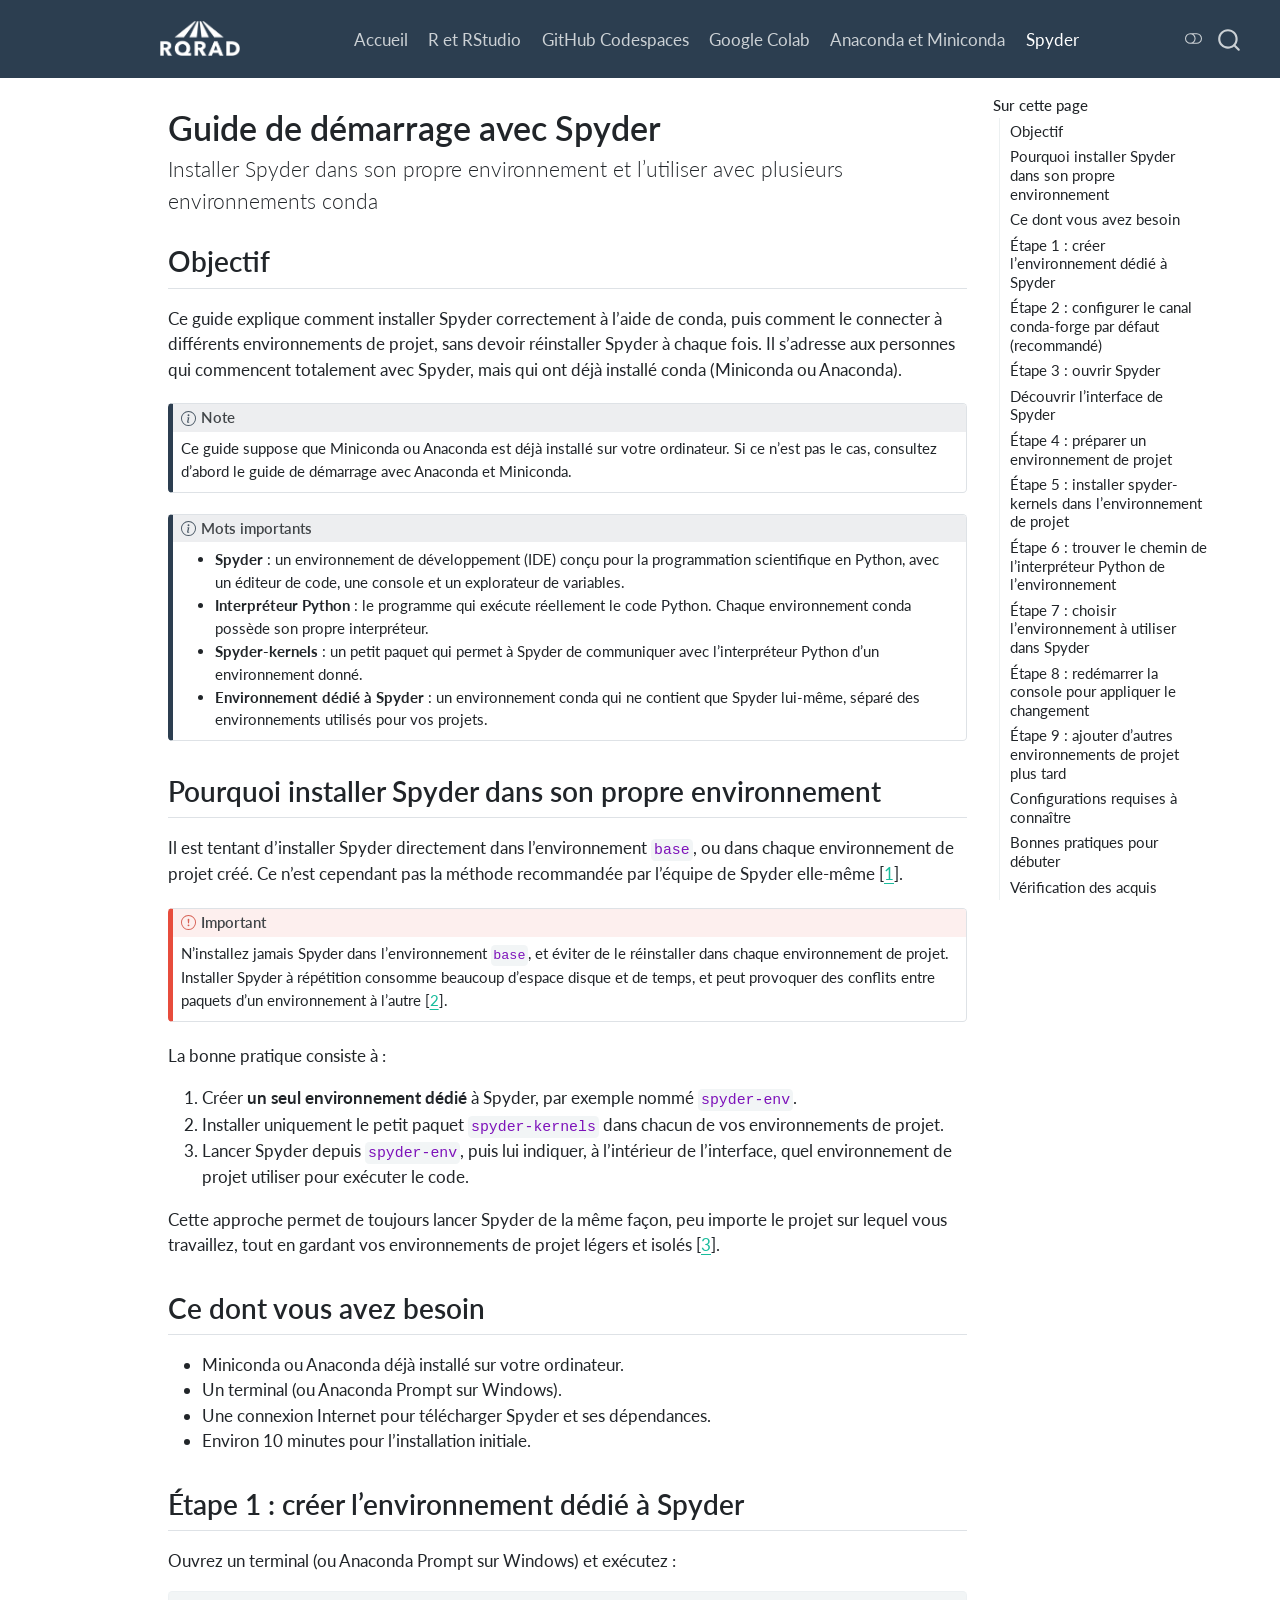
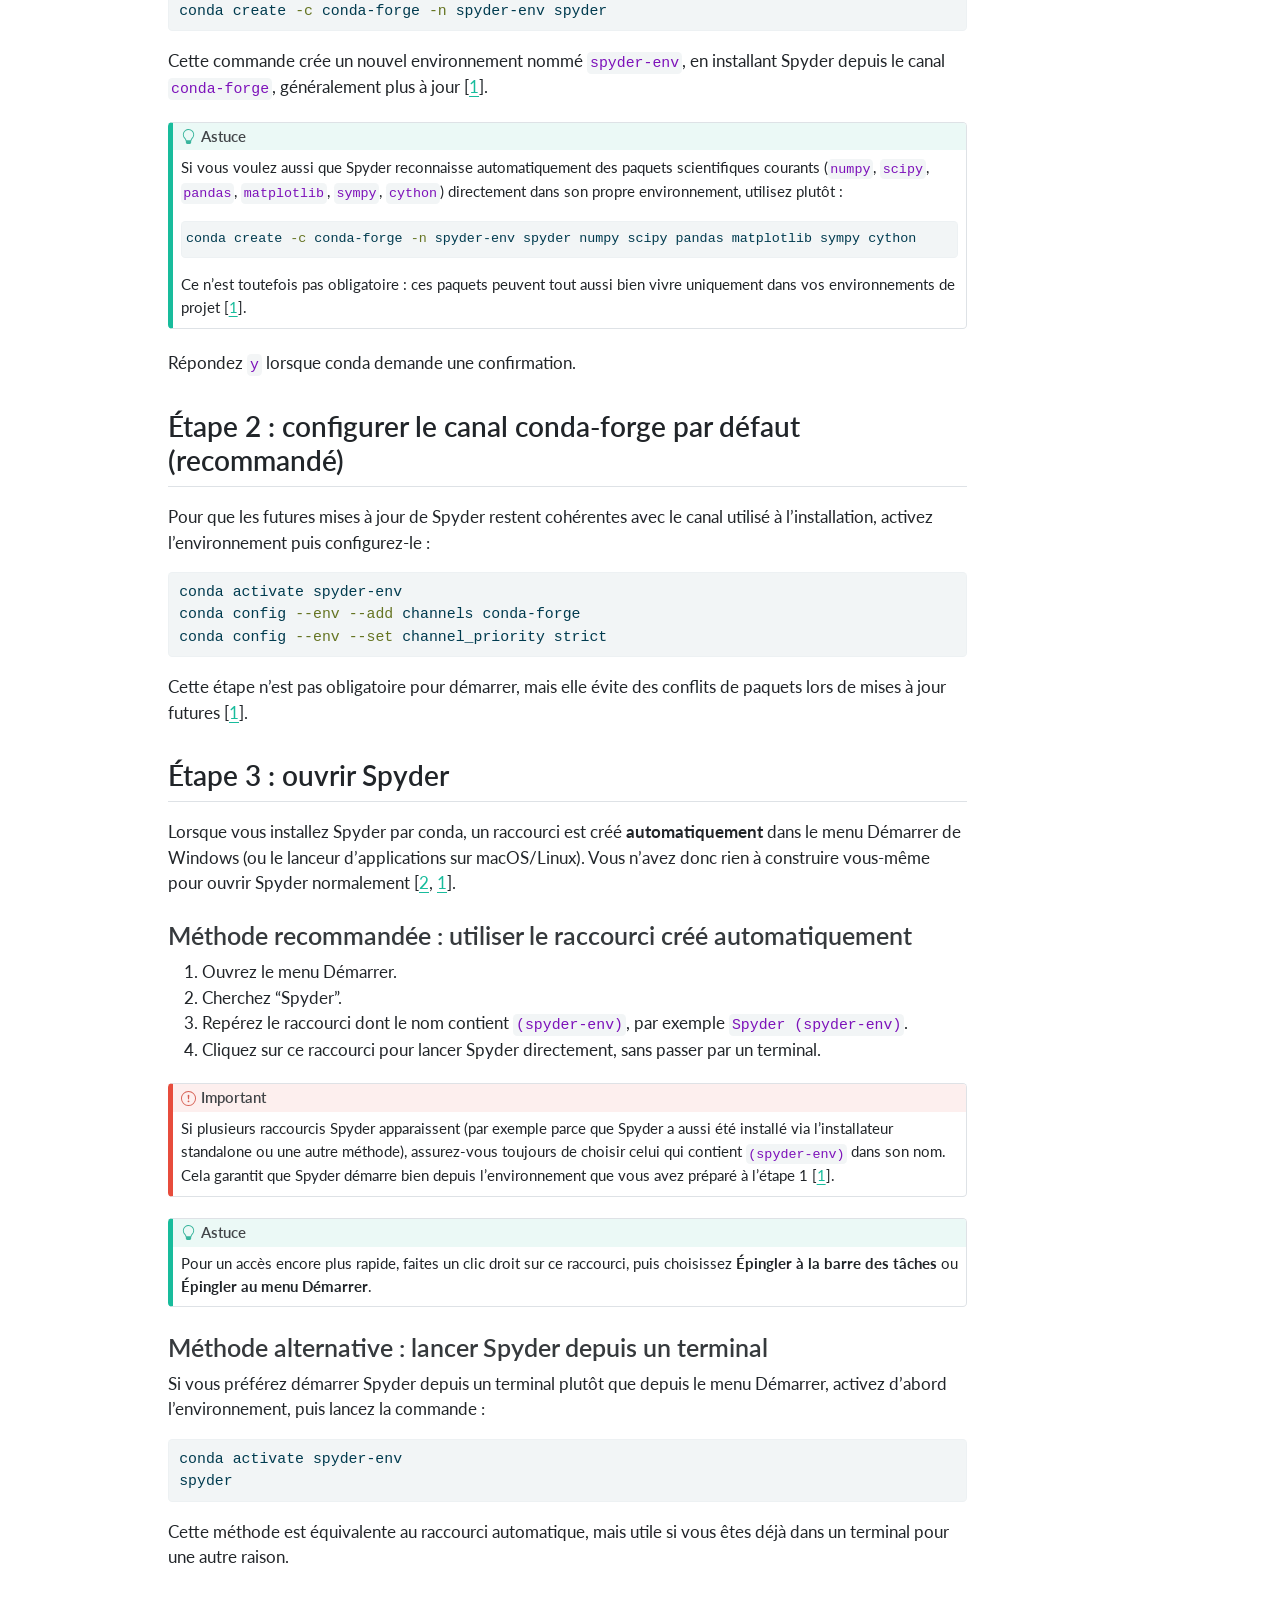
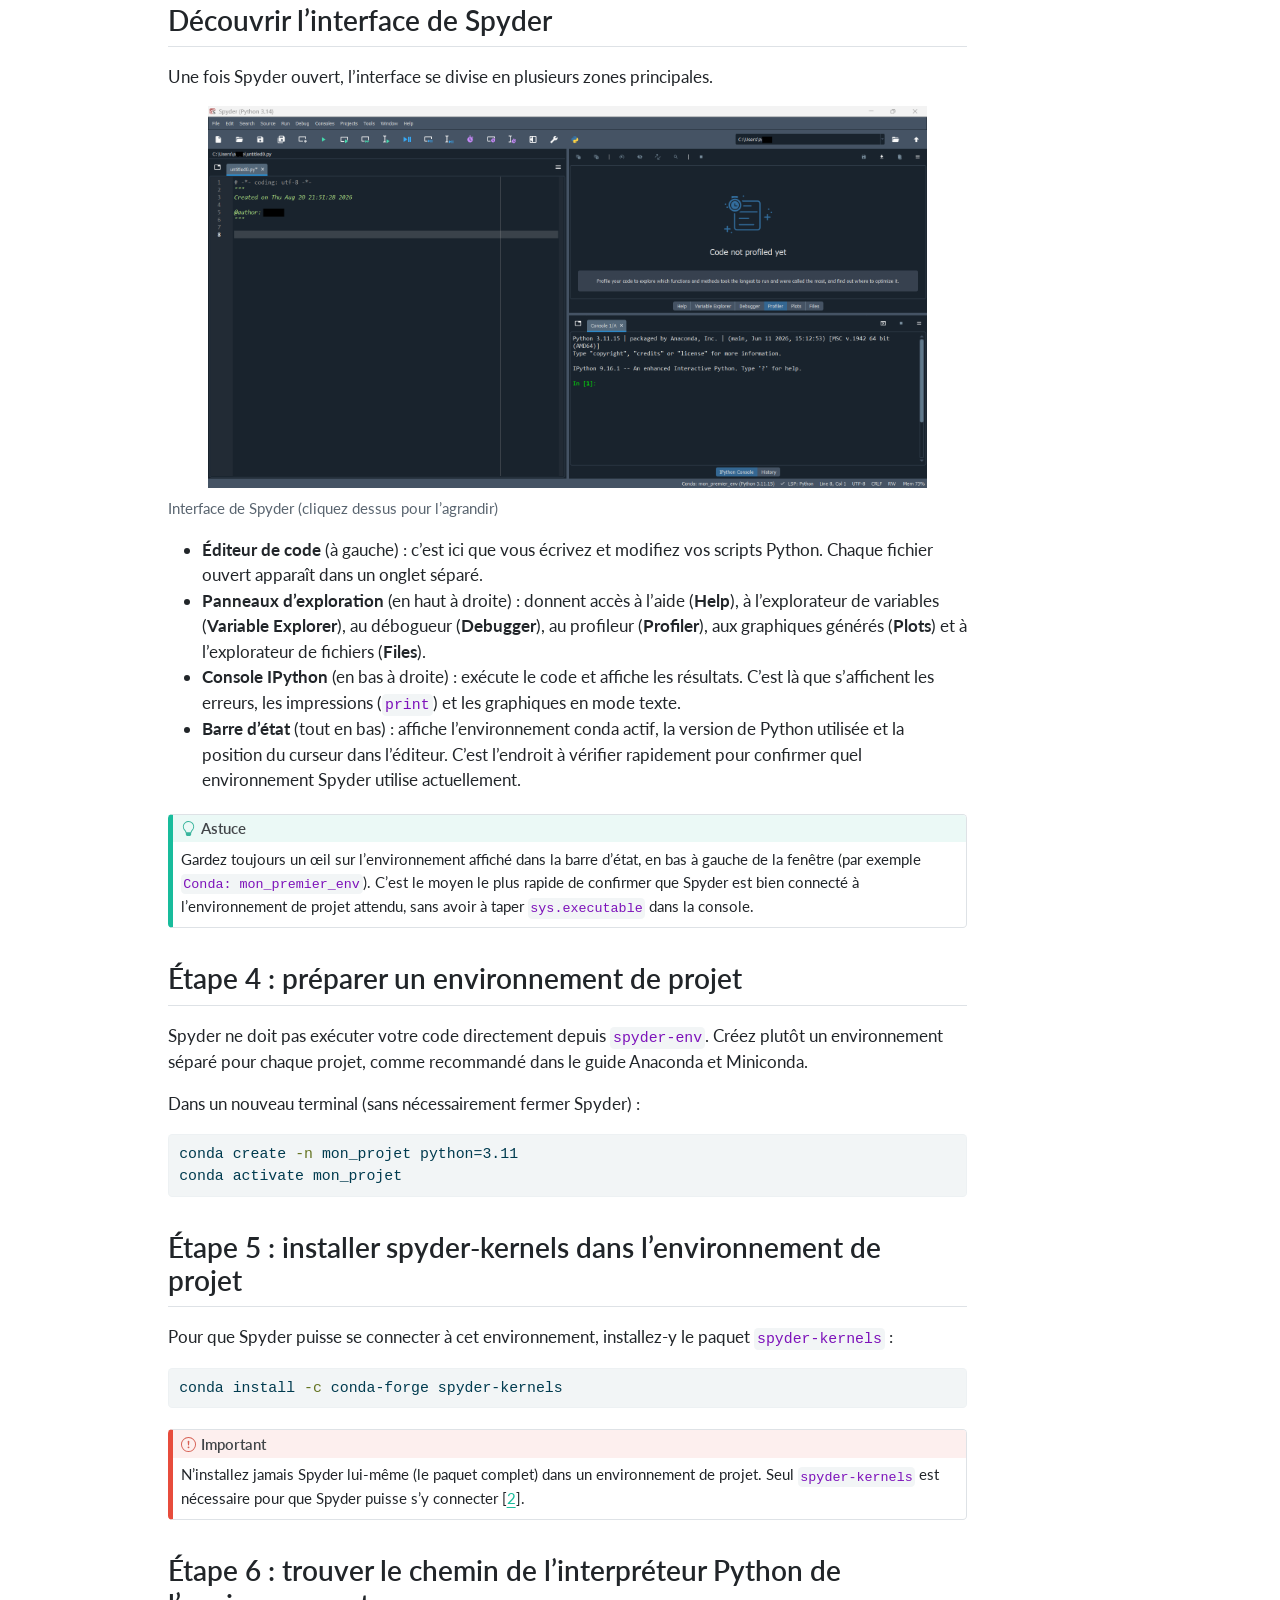
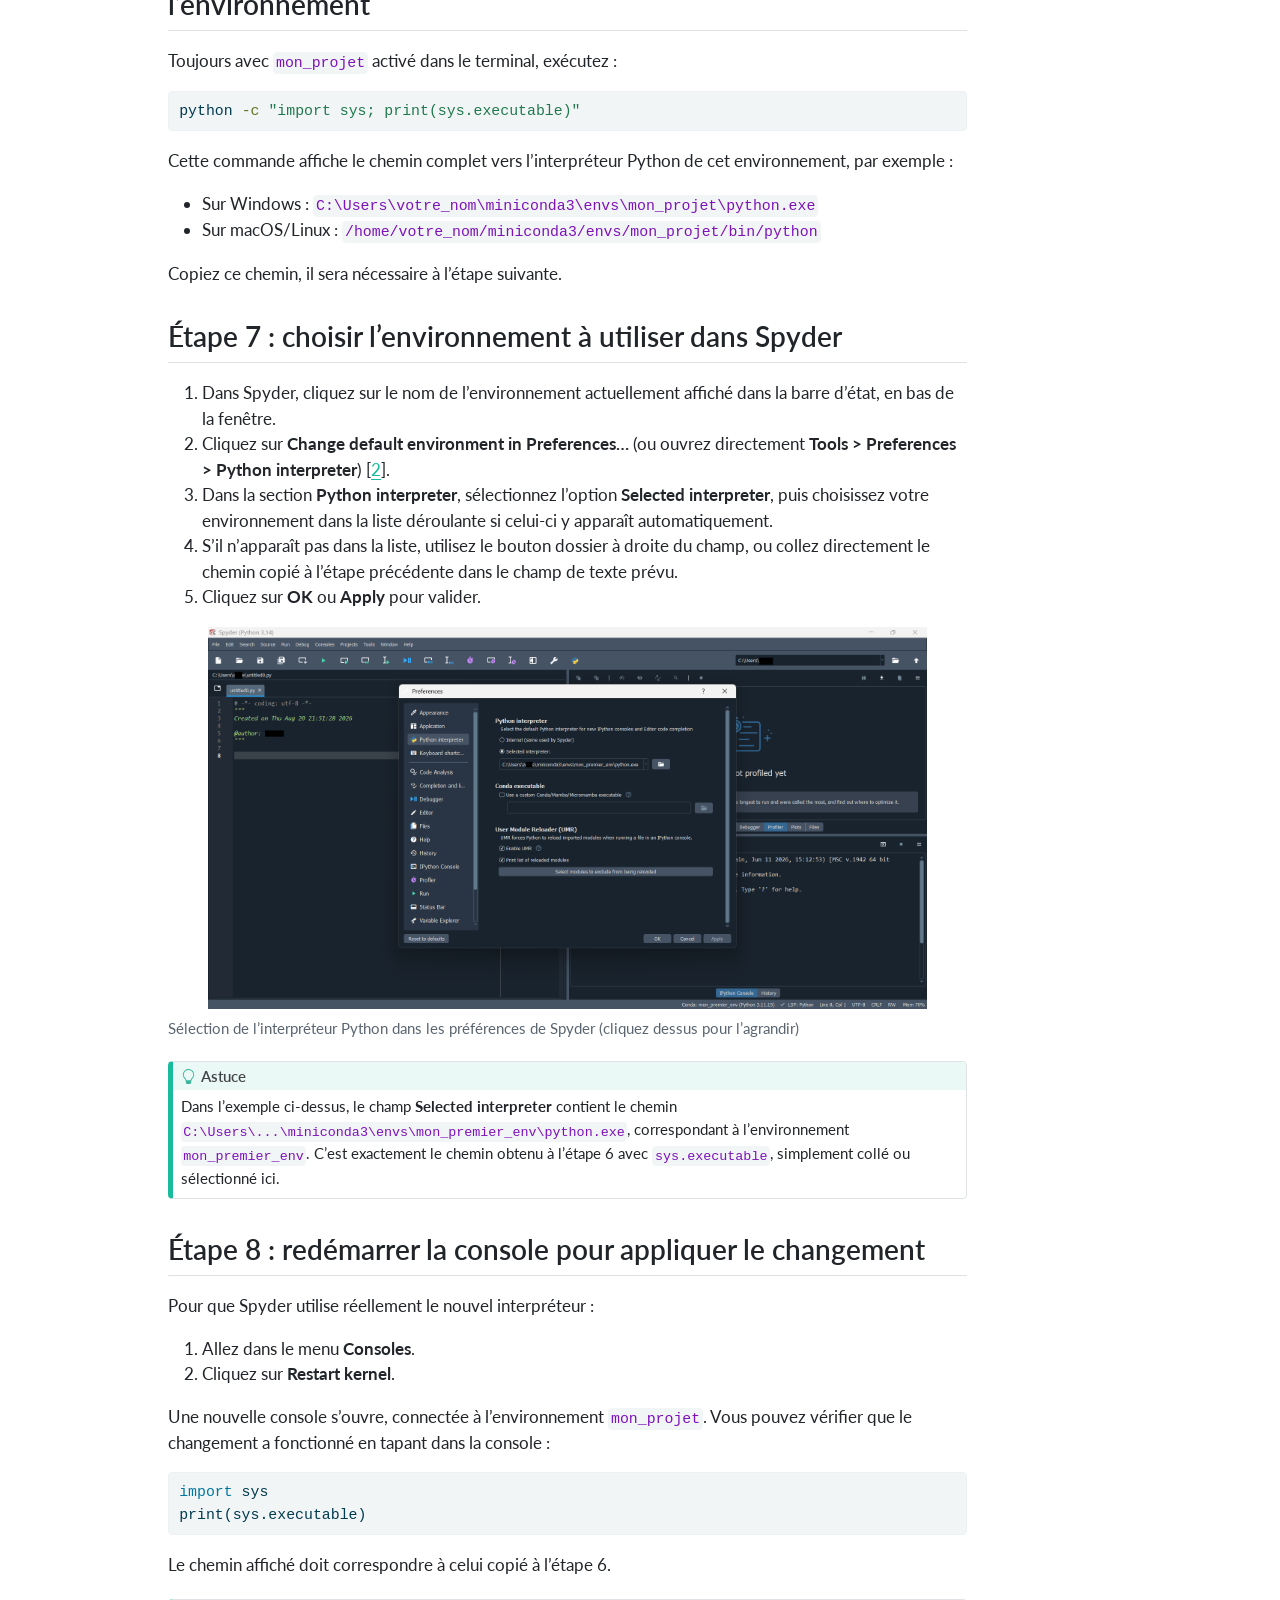
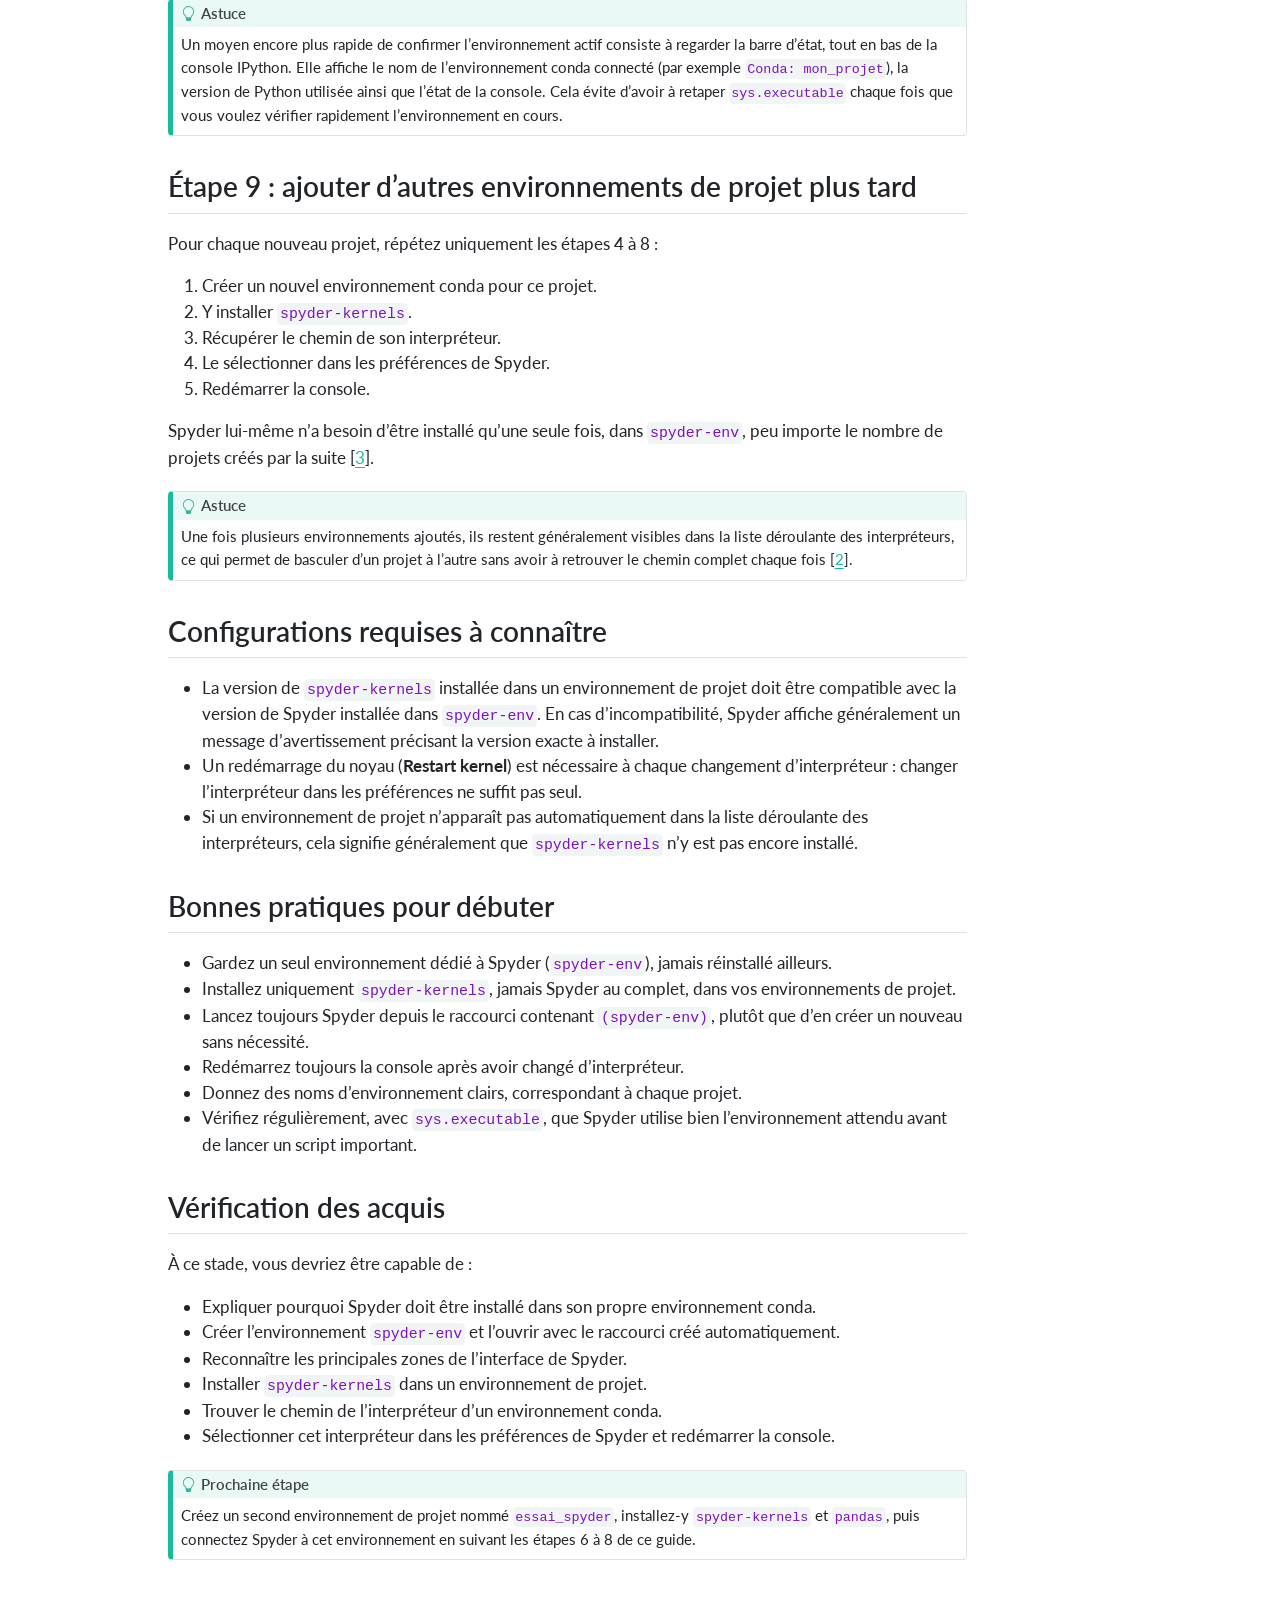
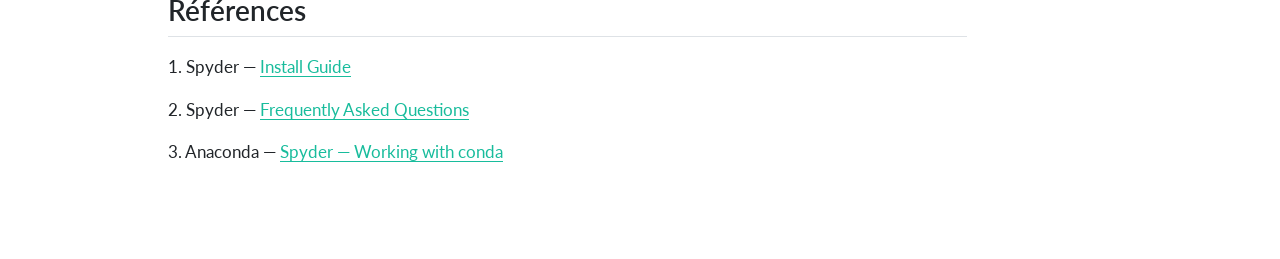
<file: 05_spyder.html>
<!DOCTYPE html>
<html xmlns="http://www.w3.org/1999/xhtml" lang="fr" xml:lang="fr"><head>

<meta charset="utf-8">
<meta name="generator" content="quarto-1.9.38">

<meta name="viewport" content="width=device-width, initial-scale=1.0, user-scalable=yes">


<title>Guide de démarrage avec Spyder – Guides de démarrage 2026</title>
<style>
/* Default styles provided by pandoc.
** See https://pandoc.org/MANUAL.html#variables-for-html for config info.
*/
code{white-space: pre-wrap;}
span.smallcaps{font-variant: small-caps;}
div.columns{display: flex; gap: min(4vw, 1.5em);}
div.column{flex: auto; overflow-x: auto;}
div.hanging-indent{margin-left: 1.5em; text-indent: -1.5em;}
ul.task-list{list-style: none;}
ul.task-list li input[type="checkbox"] {
  width: 0.8em;
  margin: 0 0.8em 0.2em -1em; /* quarto-specific, see https://github.com/quarto-dev/quarto-cli/issues/4556 */ 
  vertical-align: middle;
}
/* CSS for syntax highlighting */
html { -webkit-text-size-adjust: 100%; }
pre > code.sourceCode { white-space: pre; position: relative; }
pre > code.sourceCode > span { display: inline-block; line-height: 1.25; }
pre > code.sourceCode > span:empty { height: 1.2em; }
.sourceCode { overflow: visible; }
code.sourceCode > span { color: inherit; text-decoration: inherit; }
div.sourceCode { margin: 1em 0; }
pre.sourceCode { margin: 0; }
@media screen {
div.sourceCode { overflow: auto; }
}
@media print {
pre > code.sourceCode { white-space: pre-wrap; }
pre > code.sourceCode > span { text-indent: -5em; padding-left: 5em; }
}
pre.numberSource code
  { counter-reset: source-line 0; }
pre.numberSource code > span
  { position: relative; left: -4em; counter-increment: source-line; }
pre.numberSource code > span > a:first-child::before
  { content: counter(source-line);
    position: relative; left: -1em; text-align: right; vertical-align: baseline;
    border: none; display: inline-block;
    -webkit-touch-callout: none; -webkit-user-select: none;
    -khtml-user-select: none; -moz-user-select: none;
    -ms-user-select: none; user-select: none;
    padding: 0 4px; width: 4em;
  }
pre.numberSource { margin-left: 3em;  padding-left: 4px; }
div.sourceCode
  {   }
@media screen {
pre > code.sourceCode > span > a:first-child::before { text-decoration: underline; }
}
</style>


<script src="site_libs/quarto-nav/quarto-nav.js"></script>
<script src="site_libs/quarto-nav/headroom.min.js"></script>
<script src="site_libs/clipboard/clipboard.min.js"></script>
<script src="site_libs/quarto-search/autocomplete.umd.js"></script>
<script src="site_libs/quarto-search/fuse.min.js"></script>
<script src="site_libs/quarto-search/quarto-search.js"></script>
<meta name="quarto:offset" content="./">
<script src="site_libs/quarto-html/quarto.js" type="module"></script>
<script src="site_libs/quarto-html/tabsets/tabsets.js" type="module"></script>
<script src="site_libs/quarto-html/popper.min.js"></script>
<script src="site_libs/quarto-html/tippy.umd.min.js"></script>
<script src="site_libs/quarto-html/anchor.min.js"></script>
<link href="site_libs/quarto-html/tippy.css" rel="stylesheet">
<link href="site_libs/quarto-html/quarto-syntax-highlighting-15634bcf2e68342d4ad2dfa704d543f6.css" rel="stylesheet" class="quarto-color-scheme" id="quarto-text-highlighting-styles">
<link href="site_libs/quarto-html/quarto-syntax-highlighting-dark-0a6b7249c26820e032cb0bd839ff02b1.css" rel="stylesheet" class="quarto-color-scheme quarto-color-alternate" id="quarto-text-highlighting-styles">
<link href="site_libs/quarto-html/quarto-syntax-highlighting-15634bcf2e68342d4ad2dfa704d543f6.css" rel="stylesheet" class="quarto-color-scheme-extra" id="quarto-text-highlighting-styles">
<script src="site_libs/bootstrap/bootstrap.min.js"></script>
<link href="site_libs/bootstrap/bootstrap-icons.css" rel="stylesheet">
<link href="site_libs/bootstrap/bootstrap-6b423f165eeea3787de40cb4f8e821c3.min.css" rel="stylesheet" append-hash="true" class="quarto-color-scheme" id="quarto-bootstrap" data-mode="light">
<link href="site_libs/bootstrap/bootstrap-dark-e8964db687007ca8dd88d9d9ce58e3ef.min.css" rel="stylesheet" append-hash="true" class="quarto-color-scheme quarto-color-alternate" id="quarto-bootstrap" data-mode="dark">
<link href="site_libs/bootstrap/bootstrap-6b423f165eeea3787de40cb4f8e821c3.min.css" rel="stylesheet" append-hash="true" class="quarto-color-scheme-extra" id="quarto-bootstrap" data-mode="light">
<script src="site_libs/quarto-contrib/glightbox/glightbox.min.js"></script>
<link href="site_libs/quarto-contrib/glightbox/glightbox.min.css" rel="stylesheet">
<link href="site_libs/quarto-contrib/glightbox/lightbox.css" rel="stylesheet">
<script id="quarto-search-options" type="application/json">{
  "location": "navbar",
  "copy-button": false,
  "collapse-after": 3,
  "panel-placement": "end",
  "type": "overlay",
  "limit": 50,
  "keyboard-shortcut": [
    "f",
    "/",
    "s"
  ],
  "show-item-context": false,
  "language": {
    "search-no-results-text": "Pas de résultats",
    "search-matching-documents-text": "documents trouvés",
    "search-copy-link-title": "Copier le lien vers la recherche",
    "search-hide-matches-text": "Cacher les correspondances additionnelles",
    "search-more-match-text": "correspondance de plus dans ce document",
    "search-more-matches-text": "correspondances de plus dans ce document",
    "search-clear-button-title": "Effacer",
    "search-text-placeholder": "",
    "search-detached-cancel-button-title": "Annuler",
    "search-submit-button-title": "Envoyer",
    "search-label": "Recherche"
  }
}</script>


<link rel="stylesheet" href="styles.css">
</head>

<body class="nav-fixed quarto-light"><script id="quarto-html-before-body" type="application/javascript">
    const toggleBodyColorMode = (bsSheetEl) => {
      const mode = bsSheetEl.getAttribute("data-mode");
      const bodyEl = window.document.querySelector("body");
      if (mode === "dark") {
        bodyEl.classList.add("quarto-dark");
        bodyEl.classList.remove("quarto-light");
      } else {
        bodyEl.classList.add("quarto-light");
        bodyEl.classList.remove("quarto-dark");
      }
    }
    const toggleBodyColorPrimary = () => {
      const bsSheetEl = window.document.querySelector("link#quarto-bootstrap:not([rel=disabled-stylesheet])");
      if (bsSheetEl) {
        toggleBodyColorMode(bsSheetEl);
      }
    }
    const setColorSchemeToggle = (alternate) => {
      const toggles = window.document.querySelectorAll('.quarto-color-scheme-toggle');
      for (let i=0; i < toggles.length; i++) {
        const toggle = toggles[i];
        if (toggle) {
          if (alternate) {
            toggle.classList.add("alternate");
          } else {
            toggle.classList.remove("alternate");
          }
        }
      }
    };
    const toggleColorMode = (alternate) => {
      // Switch the stylesheets
      const primaryStylesheets = window.document.querySelectorAll('link.quarto-color-scheme:not(.quarto-color-alternate)');
      const alternateStylesheets = window.document.querySelectorAll('link.quarto-color-scheme.quarto-color-alternate');
      manageTransitions('#quarto-margin-sidebar .nav-link', false);
      if (alternate) {
        // note: dark is layered on light, we don't disable primary!
        enableStylesheet(alternateStylesheets);
        for (const sheetNode of alternateStylesheets) {
          if (sheetNode.id === "quarto-bootstrap") {
            toggleBodyColorMode(sheetNode);
          }
        }
      } else {
        disableStylesheet(alternateStylesheets);
        enableStylesheet(primaryStylesheets)
        toggleBodyColorPrimary();
      }
      manageTransitions('#quarto-margin-sidebar .nav-link', true);
      // Switch the toggles
      setColorSchemeToggle(alternate)
      // Hack to workaround the fact that safari doesn't
      // properly recolor the scrollbar when toggling (#1455)
      if (navigator.userAgent.indexOf('Safari') > 0 && navigator.userAgent.indexOf('Chrome') == -1) {
        manageTransitions("body", false);
        window.scrollTo(0, 1);
        setTimeout(() => {
          window.scrollTo(0, 0);
          manageTransitions("body", true);
        }, 40);
      }
    }
    const disableStylesheet = (stylesheets) => {
      for (let i=0; i < stylesheets.length; i++) {
        const stylesheet = stylesheets[i];
        stylesheet.rel = 'disabled-stylesheet';
      }
    }
    const enableStylesheet = (stylesheets) => {
      for (let i=0; i < stylesheets.length; i++) {
        const stylesheet = stylesheets[i];
        if(stylesheet.rel !== 'stylesheet') { // for Chrome, which will still FOUC without this check
          stylesheet.rel = 'stylesheet';
        }
      }
    }
    const manageTransitions = (selector, allowTransitions) => {
      const els = window.document.querySelectorAll(selector);
      for (let i=0; i < els.length; i++) {
        const el = els[i];
        if (allowTransitions) {
          el.classList.remove('notransition');
        } else {
          el.classList.add('notransition');
        }
      }
    }
    const isFileUrl = () => {
      return window.location.protocol === 'file:';
    }
    const hasAlternateSentinel = () => {
      let styleSentinel = getColorSchemeSentinel();
      if (styleSentinel !== null) {
        return styleSentinel === "alternate";
      } else {
        return false;
      }
    }
    const setStyleSentinel = (alternate) => {
      const value = alternate ? "alternate" : "default";
      if (!isFileUrl()) {
        window.localStorage.setItem("quarto-color-scheme", value);
      } else {
        localAlternateSentinel = value;
      }
    }
    const getColorSchemeSentinel = () => {
      if (!isFileUrl()) {
        const storageValue = window.localStorage.getItem("quarto-color-scheme");
        return storageValue != null ? storageValue : localAlternateSentinel;
      } else {
        return localAlternateSentinel;
      }
    }
    const toggleGiscusIfUsed = (isAlternate, darkModeDefault) => {
      const baseTheme = document.querySelector('#giscus-base-theme')?.value ?? 'light';
      const alternateTheme = document.querySelector('#giscus-alt-theme')?.value ?? 'dark';
      let newTheme = '';
      if(authorPrefersDark) {
        newTheme = isAlternate ? baseTheme : alternateTheme;
      } else {
        newTheme = isAlternate ? alternateTheme : baseTheme;
      }
      const changeGiscusTheme = () => {
        // From: https://github.com/giscus/giscus/issues/336
        const sendMessage = (message) => {
          const iframe = document.querySelector('iframe.giscus-frame');
          if (!iframe) return;
          iframe.contentWindow.postMessage({ giscus: message }, 'https://giscus.app');
        }
        sendMessage({
          setConfig: {
            theme: newTheme
          }
        });
      }
      const isGiscussLoaded = window.document.querySelector('iframe.giscus-frame') !== null;
      if (isGiscussLoaded) {
        changeGiscusTheme();
      }
    };
    const authorPrefersDark = false;
    const darkModeDefault = authorPrefersDark;
      document.querySelector('link#quarto-text-highlighting-styles.quarto-color-scheme-extra').rel = 'disabled-stylesheet';
      document.querySelector('link#quarto-bootstrap.quarto-color-scheme-extra').rel = 'disabled-stylesheet';
    let localAlternateSentinel = darkModeDefault ? 'alternate' : 'default';
    // Dark / light mode switch
    window.quartoToggleColorScheme = () => {
      // Read the current dark / light value
      let toAlternate = !hasAlternateSentinel();
      toggleColorMode(toAlternate);
      setStyleSentinel(toAlternate);
      toggleGiscusIfUsed(toAlternate, darkModeDefault);
      window.dispatchEvent(new Event('resize'));
    };
    // Switch to dark mode if need be
    if (hasAlternateSentinel()) {
      toggleColorMode(true);
    } else {
      toggleColorMode(false);
    }
  </script>

<div id="quarto-search-results"></div>
  <header id="quarto-header" class="headroom fixed-top">
    <nav class="navbar navbar-expand-lg " data-bs-theme="dark">
      <div class="navbar-container container-fluid">
      <div class="navbar-brand-container mx-auto">
    <a href="./index.html" class="navbar-brand navbar-brand-logo">
    <img src="./images/00_logo_rqrad.png" alt="Logo du projet" class="navbar-logo light-content">
    <img src="./images/00_logo_rqrad.png" alt="Logo du projet" class="navbar-logo dark-content">
    </a>
  </div>
            <div id="quarto-search" class="" title="Recherche"></div>
          <button class="navbar-toggler" type="button" data-bs-toggle="collapse" data-bs-target="#navbarCollapse" aria-controls="navbarCollapse" role="menu" aria-expanded="false" aria-label="Basculer la navigation" onclick="if (window.quartoToggleHeadroom) { window.quartoToggleHeadroom(); }">
  <span class="navbar-toggler-icon"></span>
</button>
          <div class="collapse navbar-collapse" id="navbarCollapse">
            <ul class="navbar-nav navbar-nav-scroll me-auto">
  <li class="nav-item">
    <a class="nav-link" href="./index.html"> 
<span class="menu-text">Accueil</span></a>
  </li>  
  <li class="nav-item">
    <a class="nav-link" href="./01_r_et_rstudio.html"> 
<span class="menu-text">R et RStudio</span></a>
  </li>  
  <li class="nav-item">
    <a class="nav-link" href="./02_github-codespaces.html"> 
<span class="menu-text">GitHub Codespaces</span></a>
  </li>  
  <li class="nav-item">
    <a class="nav-link" href="./03_google_colab.html"> 
<span class="menu-text">Google Colab</span></a>
  </li>  
  <li class="nav-item">
    <a class="nav-link" href="./04_anaconda_miniconda.html"> 
<span class="menu-text">Anaconda et Miniconda</span></a>
  </li>  
  <li class="nav-item">
    <a class="nav-link active" href="./05_spyder.html" aria-current="page"> 
<span class="menu-text">Spyder</span></a>
  </li>  
</ul>
          </div> <!-- /navcollapse -->
            <div class="quarto-navbar-tools">
  <a href="" class="quarto-color-scheme-toggle quarto-navigation-tool  px-1" onclick="window.quartoToggleColorScheme(); return false;" title="Basculer le mode sombre"><i class="bi"></i></a>
</div>
      </div> <!-- /container-fluid -->
    </nav>
</header>
<!-- content -->
<div id="quarto-content" class="quarto-container page-columns page-rows-contents page-layout-article page-navbar">
<!-- sidebar -->
<!-- margin-sidebar -->
    <div id="quarto-margin-sidebar" class="sidebar margin-sidebar">
        <nav id="TOC" role="doc-toc" class="toc-active">
    <h2 id="toc-title">Sur cette page</h2>
   
  <ul>
  <li><a href="#objectif" id="toc-objectif" class="nav-link active" data-scroll-target="#objectif">Objectif</a></li>
  <li><a href="#pourquoi-installer-spyder-dans-son-propre-environnement" id="toc-pourquoi-installer-spyder-dans-son-propre-environnement" class="nav-link" data-scroll-target="#pourquoi-installer-spyder-dans-son-propre-environnement">Pourquoi installer Spyder dans son propre environnement</a></li>
  <li><a href="#ce-dont-vous-avez-besoin" id="toc-ce-dont-vous-avez-besoin" class="nav-link" data-scroll-target="#ce-dont-vous-avez-besoin">Ce dont vous avez besoin</a></li>
  <li><a href="#étape-1-créer-lenvironnement-dédié-à-spyder" id="toc-étape-1-créer-lenvironnement-dédié-à-spyder" class="nav-link" data-scroll-target="#étape-1-créer-lenvironnement-dédié-à-spyder">Étape 1 : créer l’environnement dédié à Spyder</a></li>
  <li><a href="#étape-2-configurer-le-canal-conda-forge-par-défaut-recommandé" id="toc-étape-2-configurer-le-canal-conda-forge-par-défaut-recommandé" class="nav-link" data-scroll-target="#étape-2-configurer-le-canal-conda-forge-par-défaut-recommandé">Étape 2 : configurer le canal conda-forge par défaut (recommandé)</a></li>
  <li><a href="#étape-3-ouvrir-spyder" id="toc-étape-3-ouvrir-spyder" class="nav-link" data-scroll-target="#étape-3-ouvrir-spyder">Étape 3 : ouvrir Spyder</a>
  <ul class="collapse">
  <li><a href="#méthode-recommandée-utiliser-le-raccourci-créé-automatiquement" id="toc-méthode-recommandée-utiliser-le-raccourci-créé-automatiquement" class="nav-link" data-scroll-target="#méthode-recommandée-utiliser-le-raccourci-créé-automatiquement">Méthode recommandée : utiliser le raccourci créé automatiquement</a></li>
  <li><a href="#méthode-alternative-lancer-spyder-depuis-un-terminal" id="toc-méthode-alternative-lancer-spyder-depuis-un-terminal" class="nav-link" data-scroll-target="#méthode-alternative-lancer-spyder-depuis-un-terminal">Méthode alternative : lancer Spyder depuis un terminal</a></li>
  </ul></li>
  <li><a href="#découvrir-linterface-de-spyder" id="toc-découvrir-linterface-de-spyder" class="nav-link" data-scroll-target="#découvrir-linterface-de-spyder">Découvrir l’interface de Spyder</a></li>
  <li><a href="#étape-4-préparer-un-environnement-de-projet" id="toc-étape-4-préparer-un-environnement-de-projet" class="nav-link" data-scroll-target="#étape-4-préparer-un-environnement-de-projet">Étape 4 : préparer un environnement de projet</a></li>
  <li><a href="#étape-5-installer-spyder-kernels-dans-lenvironnement-de-projet" id="toc-étape-5-installer-spyder-kernels-dans-lenvironnement-de-projet" class="nav-link" data-scroll-target="#étape-5-installer-spyder-kernels-dans-lenvironnement-de-projet">Étape 5 : installer spyder-kernels dans l’environnement de projet</a></li>
  <li><a href="#étape-6-trouver-le-chemin-de-linterpréteur-python-de-lenvironnement" id="toc-étape-6-trouver-le-chemin-de-linterpréteur-python-de-lenvironnement" class="nav-link" data-scroll-target="#étape-6-trouver-le-chemin-de-linterpréteur-python-de-lenvironnement">Étape 6 : trouver le chemin de l’interpréteur Python de l’environnement</a></li>
  <li><a href="#étape-7-choisir-lenvironnement-à-utiliser-dans-spyder" id="toc-étape-7-choisir-lenvironnement-à-utiliser-dans-spyder" class="nav-link" data-scroll-target="#étape-7-choisir-lenvironnement-à-utiliser-dans-spyder">Étape 7 : choisir l’environnement à utiliser dans Spyder</a></li>
  <li><a href="#étape-8-redémarrer-la-console-pour-appliquer-le-changement" id="toc-étape-8-redémarrer-la-console-pour-appliquer-le-changement" class="nav-link" data-scroll-target="#étape-8-redémarrer-la-console-pour-appliquer-le-changement">Étape 8 : redémarrer la console pour appliquer le changement</a></li>
  <li><a href="#étape-9-ajouter-dautres-environnements-de-projet-plus-tard" id="toc-étape-9-ajouter-dautres-environnements-de-projet-plus-tard" class="nav-link" data-scroll-target="#étape-9-ajouter-dautres-environnements-de-projet-plus-tard">Étape 9 : ajouter d’autres environnements de projet plus tard</a></li>
  <li><a href="#configurations-requises-à-connaître" id="toc-configurations-requises-à-connaître" class="nav-link" data-scroll-target="#configurations-requises-à-connaître">Configurations requises à connaître</a></li>
  <li><a href="#bonnes-pratiques-pour-débuter" id="toc-bonnes-pratiques-pour-débuter" class="nav-link" data-scroll-target="#bonnes-pratiques-pour-débuter">Bonnes pratiques pour débuter</a></li>
  <li><a href="#vérification-des-acquis" id="toc-vérification-des-acquis" class="nav-link" data-scroll-target="#vérification-des-acquis">Vérification des acquis</a></li>
  <li><a href="#références" id="toc-références" class="nav-link" data-scroll-target="#références">Références</a></li>
  </ul>
</nav>
    </div>
<!-- main -->
<main class="content" id="quarto-document-content">


<header id="title-block-header" class="quarto-title-block default">
<div class="quarto-title">
<h1 class="title">Guide de démarrage avec Spyder</h1>
<p class="subtitle lead">Installer Spyder dans son propre environnement et l’utiliser avec plusieurs environnements conda</p>
</div>



<div class="quarto-title-meta">

    
  
    
  </div>
  


</header>


<section id="objectif" class="level2">
<h2 class="anchored" data-anchor-id="objectif">Objectif</h2>
<p>Ce guide explique comment installer Spyder correctement à l’aide de conda, puis comment le connecter à différents environnements de projet, sans devoir réinstaller Spyder à chaque fois. Il s’adresse aux personnes qui commencent totalement avec Spyder, mais qui ont déjà installé conda (Miniconda ou Anaconda).</p>
<div class="callout callout-style-default callout-note callout-titled">
<div class="callout-header d-flex align-content-center">
<div class="callout-icon-container">
<i class="callout-icon"></i>
</div>
<div class="callout-title-container flex-fill">
Note
</div>
</div>
<div class="callout-body-container callout-body">
<p>Ce guide suppose que Miniconda ou Anaconda est déjà installé sur votre ordinateur. Si ce n’est pas le cas, consultez d’abord le guide de démarrage avec Anaconda et Miniconda.</p>
</div>
</div>
<div class="callout callout-style-default callout-note callout-titled">
<div class="callout-header d-flex align-content-center">
<div class="callout-icon-container">
<i class="callout-icon"></i>
</div>
<div class="callout-title-container flex-fill">
<span class="screen-reader-only">Note</span>Mots importants
</div>
</div>
<div class="callout-body-container callout-body">
<ul>
<li><strong>Spyder</strong> : un environnement de développement (IDE) conçu pour la programmation scientifique en Python, avec un éditeur de code, une console et un explorateur de variables.</li>
<li><strong>Interpréteur Python</strong> : le programme qui exécute réellement le code Python. Chaque environnement conda possède son propre interpréteur.</li>
<li><strong>Spyder-kernels</strong> : un petit paquet qui permet à Spyder de communiquer avec l’interpréteur Python d’un environnement donné.</li>
<li><strong>Environnement dédié à Spyder</strong> : un environnement conda qui ne contient que Spyder lui-même, séparé des environnements utilisés pour vos projets.</li>
</ul>
</div>
</div>
</section>
<section id="pourquoi-installer-spyder-dans-son-propre-environnement" class="level2">
<h2 class="anchored" data-anchor-id="pourquoi-installer-spyder-dans-son-propre-environnement">Pourquoi installer Spyder dans son propre environnement</h2>
<p>Il est tentant d’installer Spyder directement dans l’environnement <code>base</code>, ou dans chaque environnement de projet créé. Ce n’est cependant pas la méthode recommandée par l’équipe de Spyder elle-même [<a href="#ref-1">1</a>].</p>
<div class="callout callout-style-default callout-important callout-titled">
<div class="callout-header d-flex align-content-center">
<div class="callout-icon-container">
<i class="callout-icon"></i>
</div>
<div class="callout-title-container flex-fill">
Important
</div>
</div>
<div class="callout-body-container callout-body">
<p>N’installez jamais Spyder dans l’environnement <code>base</code>, et éviter de le réinstaller dans chaque environnement de projet. Installer Spyder à répétition consomme beaucoup d’espace disque et de temps, et peut provoquer des conflits entre paquets d’un environnement à l’autre [<a href="#ref-2">2</a>].</p>
</div>
</div>
<p>La bonne pratique consiste à :</p>
<ol type="1">
<li>Créer <strong>un seul environnement dédié</strong> à Spyder, par exemple nommé <code>spyder-env</code>.</li>
<li>Installer uniquement le petit paquet <code>spyder-kernels</code> dans chacun de vos environnements de projet.</li>
<li>Lancer Spyder depuis <code>spyder-env</code>, puis lui indiquer, à l’intérieur de l’interface, quel environnement de projet utiliser pour exécuter le code.</li>
</ol>
<p>Cette approche permet de toujours lancer Spyder de la même façon, peu importe le projet sur lequel vous travaillez, tout en gardant vos environnements de projet légers et isolés [<a href="#ref-3">3</a>].</p>
</section>
<section id="ce-dont-vous-avez-besoin" class="level2">
<h2 class="anchored" data-anchor-id="ce-dont-vous-avez-besoin">Ce dont vous avez besoin</h2>
<ul>
<li>Miniconda ou Anaconda déjà installé sur votre ordinateur.</li>
<li>Un terminal (ou Anaconda Prompt sur Windows).</li>
<li>Une connexion Internet pour télécharger Spyder et ses dépendances.</li>
<li>Environ 10 minutes pour l’installation initiale.</li>
</ul>
</section>
<section id="étape-1-créer-lenvironnement-dédié-à-spyder" class="level2">
<h2 class="anchored" data-anchor-id="étape-1-créer-lenvironnement-dédié-à-spyder">Étape 1 : créer l’environnement dédié à Spyder</h2>
<p>Ouvrez un terminal (ou Anaconda Prompt sur Windows) et exécutez :</p>
<div class="code-copy-outer-scaffold"><div class="sourceCode" id="cb1"><pre class="sourceCode bash code-with-copy"><code class="sourceCode bash"><span id="cb1-1"><a href="#cb1-1" aria-hidden="true" tabindex="-1"></a><span class="ex">conda</span> create <span class="at">-c</span> conda-forge <span class="at">-n</span> spyder-env spyder</span></code></pre></div><button title="Copier vers le presse-papier" class="code-copy-button"><i class="bi"></i></button></div>
<p>Cette commande crée un nouvel environnement nommé <code>spyder-env</code>, en installant Spyder depuis le canal <code>conda-forge</code>, généralement plus à jour [<a href="#ref-1">1</a>].</p>
<div class="callout callout-style-default callout-tip callout-titled">
<div class="callout-header d-flex align-content-center">
<div class="callout-icon-container">
<i class="callout-icon"></i>
</div>
<div class="callout-title-container flex-fill">
Astuce
</div>
</div>
<div class="callout-body-container callout-body">
<p>Si vous voulez aussi que Spyder reconnaisse automatiquement des paquets scientifiques courants (<code>numpy</code>, <code>scipy</code>, <code>pandas</code>, <code>matplotlib</code>, <code>sympy</code>, <code>cython</code>) directement dans son propre environnement, utilisez plutôt :</p>
<div class="code-copy-outer-scaffold"><div class="sourceCode" id="cb2"><pre class="sourceCode bash code-with-copy"><code class="sourceCode bash"><span id="cb2-1"><a href="#cb2-1" aria-hidden="true" tabindex="-1"></a><span class="ex">conda</span> create <span class="at">-c</span> conda-forge <span class="at">-n</span> spyder-env spyder numpy scipy pandas matplotlib sympy cython</span></code></pre></div><button title="Copier vers le presse-papier" class="code-copy-button"><i class="bi"></i></button></div>
<p>Ce n’est toutefois pas obligatoire : ces paquets peuvent tout aussi bien vivre uniquement dans vos environnements de projet [<a href="#ref-1">1</a>].</p>
</div>
</div>
<p>Répondez <code>y</code> lorsque conda demande une confirmation.</p>
</section>
<section id="étape-2-configurer-le-canal-conda-forge-par-défaut-recommandé" class="level2">
<h2 class="anchored" data-anchor-id="étape-2-configurer-le-canal-conda-forge-par-défaut-recommandé">Étape 2 : configurer le canal conda-forge par défaut (recommandé)</h2>
<p>Pour que les futures mises à jour de Spyder restent cohérentes avec le canal utilisé à l’installation, activez l’environnement puis configurez-le :</p>
<div class="code-copy-outer-scaffold"><div class="sourceCode" id="cb3"><pre class="sourceCode bash code-with-copy"><code class="sourceCode bash"><span id="cb3-1"><a href="#cb3-1" aria-hidden="true" tabindex="-1"></a><span class="ex">conda</span> activate spyder-env</span>
<span id="cb3-2"><a href="#cb3-2" aria-hidden="true" tabindex="-1"></a><span class="ex">conda</span> config <span class="at">--env</span> <span class="at">--add</span> channels conda-forge</span>
<span id="cb3-3"><a href="#cb3-3" aria-hidden="true" tabindex="-1"></a><span class="ex">conda</span> config <span class="at">--env</span> <span class="at">--set</span> channel_priority strict</span></code></pre></div><button title="Copier vers le presse-papier" class="code-copy-button"><i class="bi"></i></button></div>
<p>Cette étape n’est pas obligatoire pour démarrer, mais elle évite des conflits de paquets lors de mises à jour futures [<a href="#ref-1">1</a>].</p>
</section>
<section id="étape-3-ouvrir-spyder" class="level2">
<h2 class="anchored" data-anchor-id="étape-3-ouvrir-spyder">Étape 3 : ouvrir Spyder</h2>
<p>Lorsque vous installez Spyder par conda, un raccourci est créé <strong>automatiquement</strong> dans le menu Démarrer de Windows (ou le lanceur d’applications sur macOS/Linux). Vous n’avez donc rien à construire vous-même pour ouvrir Spyder normalement [<a href="#ref-2">2</a>, <a href="#ref-1">1</a>].</p>
<section id="méthode-recommandée-utiliser-le-raccourci-créé-automatiquement" class="level3">
<h3 class="anchored" data-anchor-id="méthode-recommandée-utiliser-le-raccourci-créé-automatiquement">Méthode recommandée : utiliser le raccourci créé automatiquement</h3>
<ol type="1">
<li>Ouvrez le menu Démarrer.</li>
<li>Cherchez “Spyder”.</li>
<li>Repérez le raccourci dont le nom contient <strong><code>(spyder-env)</code></strong>, par exemple <code>Spyder (spyder-env)</code>.</li>
<li>Cliquez sur ce raccourci pour lancer Spyder directement, sans passer par un terminal.</li>
</ol>
<div class="callout callout-style-default callout-important callout-titled">
<div class="callout-header d-flex align-content-center">
<div class="callout-icon-container">
<i class="callout-icon"></i>
</div>
<div class="callout-title-container flex-fill">
Important
</div>
</div>
<div class="callout-body-container callout-body">
<p>Si plusieurs raccourcis Spyder apparaissent (par exemple parce que Spyder a aussi été installé via l’installateur standalone ou une autre méthode), assurez-vous toujours de choisir celui qui contient <code>(spyder-env)</code> dans son nom. Cela garantit que Spyder démarre bien depuis l’environnement que vous avez préparé à l’étape 1 [<a href="#ref-1">1</a>].</p>
</div>
</div>
<div class="callout callout-style-default callout-tip callout-titled">
<div class="callout-header d-flex align-content-center">
<div class="callout-icon-container">
<i class="callout-icon"></i>
</div>
<div class="callout-title-container flex-fill">
Astuce
</div>
</div>
<div class="callout-body-container callout-body">
<p>Pour un accès encore plus rapide, faites un clic droit sur ce raccourci, puis choisissez <strong>Épingler à la barre des tâches</strong> ou <strong>Épingler au menu Démarrer</strong>.</p>
</div>
</div>
</section>
<section id="méthode-alternative-lancer-spyder-depuis-un-terminal" class="level3">
<h3 class="anchored" data-anchor-id="méthode-alternative-lancer-spyder-depuis-un-terminal">Méthode alternative : lancer Spyder depuis un terminal</h3>
<p>Si vous préférez démarrer Spyder depuis un terminal plutôt que depuis le menu Démarrer, activez d’abord l’environnement, puis lancez la commande :</p>
<div class="code-copy-outer-scaffold"><div class="sourceCode" id="cb4"><pre class="sourceCode bash code-with-copy"><code class="sourceCode bash"><span id="cb4-1"><a href="#cb4-1" aria-hidden="true" tabindex="-1"></a><span class="ex">conda</span> activate spyder-env</span>
<span id="cb4-2"><a href="#cb4-2" aria-hidden="true" tabindex="-1"></a><span class="ex">spyder</span></span></code></pre></div><button title="Copier vers le presse-papier" class="code-copy-button"><i class="bi"></i></button></div>
<p>Cette méthode est équivalente au raccourci automatique, mais utile si vous êtes déjà dans un terminal pour une autre raison.</p>
</section>
</section>
<section id="découvrir-linterface-de-spyder" class="level2">
<h2 class="anchored" data-anchor-id="découvrir-linterface-de-spyder">Découvrir l’interface de Spyder</h2>
<p>Une fois Spyder ouvert, l’interface se divise en plusieurs zones principales.</p>
<div class="quarto-figure quarto-figure-center">
<figure class="figure">
<p><a href="images/05_01_spyder_interface.png" class="lightbox" data-gallery="quarto-lightbox-gallery-1" title="Interface de Spyder (cliquez dessus pour l’agrandir)"><img src="images/05_01_spyder_interface.png" class="img-fluid figure-img" style="width:90.0%" alt="Interface de Spyder (cliquez dessus pour l’agrandir)"></a></p>
<figcaption>Interface de Spyder (cliquez dessus pour l’agrandir)</figcaption>
</figure>
</div>
<ul>
<li><strong>Éditeur de code</strong> (à gauche) : c’est ici que vous écrivez et modifiez vos scripts Python. Chaque fichier ouvert apparaît dans un onglet séparé.</li>
<li><strong>Panneaux d’exploration</strong> (en haut à droite) : donnent accès à l’aide (<strong>Help</strong>), à l’explorateur de variables (<strong>Variable Explorer</strong>), au débogueur (<strong>Debugger</strong>), au profileur (<strong>Profiler</strong>), aux graphiques générés (<strong>Plots</strong>) et à l’explorateur de fichiers (<strong>Files</strong>).</li>
<li><strong>Console IPython</strong> (en bas à droite) : exécute le code et affiche les résultats. C’est là que s’affichent les erreurs, les impressions (<code>print</code>) et les graphiques en mode texte.</li>
<li><strong>Barre d’état</strong> (tout en bas) : affiche l’environnement conda actif, la version de Python utilisée et la position du curseur dans l’éditeur. C’est l’endroit à vérifier rapidement pour confirmer quel environnement Spyder utilise actuellement.</li>
</ul>
<div class="callout callout-style-default callout-tip callout-titled">
<div class="callout-header d-flex align-content-center">
<div class="callout-icon-container">
<i class="callout-icon"></i>
</div>
<div class="callout-title-container flex-fill">
Astuce
</div>
</div>
<div class="callout-body-container callout-body">
<p>Gardez toujours un œil sur l’environnement affiché dans la barre d’état, en bas à gauche de la fenêtre (par exemple <code>Conda: mon_premier_env</code>). C’est le moyen le plus rapide de confirmer que Spyder est bien connecté à l’environnement de projet attendu, sans avoir à taper <code>sys.executable</code> dans la console.</p>
</div>
</div>
</section>
<section id="étape-4-préparer-un-environnement-de-projet" class="level2">
<h2 class="anchored" data-anchor-id="étape-4-préparer-un-environnement-de-projet">Étape 4 : préparer un environnement de projet</h2>
<p>Spyder ne doit pas exécuter votre code directement depuis <code>spyder-env</code>. Créez plutôt un environnement séparé pour chaque projet, comme recommandé dans le guide Anaconda et Miniconda.</p>
<p>Dans un nouveau terminal (sans nécessairement fermer Spyder) :</p>
<div class="code-copy-outer-scaffold"><div class="sourceCode" id="cb5"><pre class="sourceCode bash code-with-copy"><code class="sourceCode bash"><span id="cb5-1"><a href="#cb5-1" aria-hidden="true" tabindex="-1"></a><span class="ex">conda</span> create <span class="at">-n</span> mon_projet python=3.11</span>
<span id="cb5-2"><a href="#cb5-2" aria-hidden="true" tabindex="-1"></a><span class="ex">conda</span> activate mon_projet</span></code></pre></div><button title="Copier vers le presse-papier" class="code-copy-button"><i class="bi"></i></button></div>
</section>
<section id="étape-5-installer-spyder-kernels-dans-lenvironnement-de-projet" class="level2">
<h2 class="anchored" data-anchor-id="étape-5-installer-spyder-kernels-dans-lenvironnement-de-projet">Étape 5 : installer spyder-kernels dans l’environnement de projet</h2>
<p>Pour que Spyder puisse se connecter à cet environnement, installez-y le paquet <code>spyder-kernels</code> :</p>
<div class="code-copy-outer-scaffold"><div class="sourceCode" id="cb6"><pre class="sourceCode bash code-with-copy"><code class="sourceCode bash"><span id="cb6-1"><a href="#cb6-1" aria-hidden="true" tabindex="-1"></a><span class="ex">conda</span> install <span class="at">-c</span> conda-forge spyder-kernels</span></code></pre></div><button title="Copier vers le presse-papier" class="code-copy-button"><i class="bi"></i></button></div>
<div class="callout callout-style-default callout-important callout-titled">
<div class="callout-header d-flex align-content-center">
<div class="callout-icon-container">
<i class="callout-icon"></i>
</div>
<div class="callout-title-container flex-fill">
Important
</div>
</div>
<div class="callout-body-container callout-body">
<p>N’installez jamais Spyder lui-même (le paquet complet) dans un environnement de projet. Seul <code>spyder-kernels</code> est nécessaire pour que Spyder puisse s’y connecter [<a href="#ref-2">2</a>].</p>
</div>
</div>
</section>
<section id="étape-6-trouver-le-chemin-de-linterpréteur-python-de-lenvironnement" class="level2">
<h2 class="anchored" data-anchor-id="étape-6-trouver-le-chemin-de-linterpréteur-python-de-lenvironnement">Étape 6 : trouver le chemin de l’interpréteur Python de l’environnement</h2>
<p>Toujours avec <code>mon_projet</code> activé dans le terminal, exécutez :</p>
<div class="code-copy-outer-scaffold"><div class="sourceCode" id="cb7"><pre class="sourceCode bash code-with-copy"><code class="sourceCode bash"><span id="cb7-1"><a href="#cb7-1" aria-hidden="true" tabindex="-1"></a><span class="ex">python</span> <span class="at">-c</span> <span class="st">"import sys; print(sys.executable)"</span></span></code></pre></div><button title="Copier vers le presse-papier" class="code-copy-button"><i class="bi"></i></button></div>
<p>Cette commande affiche le chemin complet vers l’interpréteur Python de cet environnement, par exemple :</p>
<ul>
<li>Sur Windows : <code>C:\Users\votre_nom\miniconda3\envs\mon_projet\python.exe</code></li>
<li>Sur macOS/Linux : <code>/home/votre_nom/miniconda3/envs/mon_projet/bin/python</code></li>
</ul>
<p>Copiez ce chemin, il sera nécessaire à l’étape suivante.</p>
</section>
<section id="étape-7-choisir-lenvironnement-à-utiliser-dans-spyder" class="level2">
<h2 class="anchored" data-anchor-id="étape-7-choisir-lenvironnement-à-utiliser-dans-spyder">Étape 7 : choisir l’environnement à utiliser dans Spyder</h2>
<ol type="1">
<li>Dans Spyder, cliquez sur le nom de l’environnement actuellement affiché dans la barre d’état, en bas de la fenêtre.</li>
<li>Cliquez sur <strong>Change default environment in Preferences…</strong> (ou ouvrez directement <strong>Tools &gt; Preferences &gt; Python interpreter</strong>) [<a href="#ref-2">2</a>].</li>
<li>Dans la section <strong>Python interpreter</strong>, sélectionnez l’option <strong>Selected interpreter</strong>, puis choisissez votre environnement dans la liste déroulante si celui-ci y apparaît automatiquement.</li>
<li>S’il n’apparaît pas dans la liste, utilisez le bouton dossier à droite du champ, ou collez directement le chemin copié à l’étape précédente dans le champ de texte prévu.</li>
<li>Cliquez sur <strong>OK</strong> ou <strong>Apply</strong> pour valider.</li>
</ol>
<div class="quarto-figure quarto-figure-center">
<figure class="figure">
<p><a href="images/05_02_select_env.png" class="lightbox" data-gallery="quarto-lightbox-gallery-2" title="Sélection de l’interpréteur Python dans les préférences de Spyder (cliquez dessus pour l’agrandir)"><img src="images/05_02_select_env.png" class="img-fluid figure-img" style="width:90.0%" alt="Sélection de l’interpréteur Python dans les préférences de Spyder (cliquez dessus pour l’agrandir)"></a></p>
<figcaption>Sélection de l’interpréteur Python dans les préférences de Spyder (cliquez dessus pour l’agrandir)</figcaption>
</figure>
</div>
<div class="callout callout-style-default callout-tip callout-titled">
<div class="callout-header d-flex align-content-center">
<div class="callout-icon-container">
<i class="callout-icon"></i>
</div>
<div class="callout-title-container flex-fill">
Astuce
</div>
</div>
<div class="callout-body-container callout-body">
<p>Dans l’exemple ci-dessus, le champ <strong>Selected interpreter</strong> contient le chemin <code>C:\Users\...\miniconda3\envs\mon_premier_env\python.exe</code>, correspondant à l’environnement <code>mon_premier_env</code>. C’est exactement le chemin obtenu à l’étape 6 avec <code>sys.executable</code>, simplement collé ou sélectionné ici.</p>
</div>
</div>
</section>
<section id="étape-8-redémarrer-la-console-pour-appliquer-le-changement" class="level2">
<h2 class="anchored" data-anchor-id="étape-8-redémarrer-la-console-pour-appliquer-le-changement">Étape 8 : redémarrer la console pour appliquer le changement</h2>
<p>Pour que Spyder utilise réellement le nouvel interpréteur :</p>
<ol type="1">
<li>Allez dans le menu <strong>Consoles</strong>.</li>
<li>Cliquez sur <strong>Restart kernel</strong>.</li>
</ol>
<p>Une nouvelle console s’ouvre, connectée à l’environnement <code>mon_projet</code>. Vous pouvez vérifier que le changement a fonctionné en tapant dans la console :</p>
<div class="code-copy-outer-scaffold"><div class="sourceCode" id="cb8"><pre class="sourceCode python code-with-copy"><code class="sourceCode python"><span id="cb8-1"><a href="#cb8-1" aria-hidden="true" tabindex="-1"></a><span class="im">import</span> sys</span>
<span id="cb8-2"><a href="#cb8-2" aria-hidden="true" tabindex="-1"></a><span class="bu">print</span>(sys.executable)</span></code></pre></div><button title="Copier vers le presse-papier" class="code-copy-button"><i class="bi"></i></button></div>
<p>Le chemin affiché doit correspondre à celui copié à l’étape 6.</p>
<div class="callout callout-style-default callout-tip callout-titled">
<div class="callout-header d-flex align-content-center">
<div class="callout-icon-container">
<i class="callout-icon"></i>
</div>
<div class="callout-title-container flex-fill">
Astuce
</div>
</div>
<div class="callout-body-container callout-body">
<p>Un moyen encore plus rapide de confirmer l’environnement actif consiste à regarder la barre d’état, tout en bas de la console IPython. Elle affiche le nom de l’environnement conda connecté (par exemple <code>Conda: mon_projet</code>), la version de Python utilisée ainsi que l’état de la console. Cela évite d’avoir à retaper <code>sys.executable</code> chaque fois que vous voulez vérifier rapidement l’environnement en cours.</p>
</div>
</div>
</section>
<section id="étape-9-ajouter-dautres-environnements-de-projet-plus-tard" class="level2">
<h2 class="anchored" data-anchor-id="étape-9-ajouter-dautres-environnements-de-projet-plus-tard">Étape 9 : ajouter d’autres environnements de projet plus tard</h2>
<p>Pour chaque nouveau projet, répétez uniquement les étapes 4 à 8 :</p>
<ol type="1">
<li>Créer un nouvel environnement conda pour ce projet.</li>
<li>Y installer <code>spyder-kernels</code>.</li>
<li>Récupérer le chemin de son interpréteur.</li>
<li>Le sélectionner dans les préférences de Spyder.</li>
<li>Redémarrer la console.</li>
</ol>
<p>Spyder lui-même n’a besoin d’être installé qu’une seule fois, dans <code>spyder-env</code>, peu importe le nombre de projets créés par la suite [<a href="#ref-3">3</a>].</p>
<div class="callout callout-style-default callout-tip callout-titled">
<div class="callout-header d-flex align-content-center">
<div class="callout-icon-container">
<i class="callout-icon"></i>
</div>
<div class="callout-title-container flex-fill">
Astuce
</div>
</div>
<div class="callout-body-container callout-body">
<p>Une fois plusieurs environnements ajoutés, ils restent généralement visibles dans la liste déroulante des interpréteurs, ce qui permet de basculer d’un projet à l’autre sans avoir à retrouver le chemin complet chaque fois [<a href="#ref-2">2</a>].</p>
</div>
</div>
</section>
<section id="configurations-requises-à-connaître" class="level2">
<h2 class="anchored" data-anchor-id="configurations-requises-à-connaître">Configurations requises à connaître</h2>
<ul>
<li>La version de <code>spyder-kernels</code> installée dans un environnement de projet doit être compatible avec la version de Spyder installée dans <code>spyder-env</code>. En cas d’incompatibilité, Spyder affiche généralement un message d’avertissement précisant la version exacte à installer.</li>
<li>Un redémarrage du noyau (<strong>Restart kernel</strong>) est nécessaire à chaque changement d’interpréteur : changer l’interpréteur dans les préférences ne suffit pas seul.</li>
<li>Si un environnement de projet n’apparaît pas automatiquement dans la liste déroulante des interpréteurs, cela signifie généralement que <code>spyder-kernels</code> n’y est pas encore installé.</li>
</ul>
</section>
<section id="bonnes-pratiques-pour-débuter" class="level2">
<h2 class="anchored" data-anchor-id="bonnes-pratiques-pour-débuter">Bonnes pratiques pour débuter</h2>
<ul>
<li>Gardez un seul environnement dédié à Spyder (<code>spyder-env</code>), jamais réinstallé ailleurs.</li>
<li>Installez uniquement <code>spyder-kernels</code>, jamais Spyder au complet, dans vos environnements de projet.</li>
<li>Lancez toujours Spyder depuis le raccourci contenant <code>(spyder-env)</code>, plutôt que d’en créer un nouveau sans nécessité.</li>
<li>Redémarrez toujours la console après avoir changé d’interpréteur.</li>
<li>Donnez des noms d’environnement clairs, correspondant à chaque projet.</li>
<li>Vérifiez régulièrement, avec <code>sys.executable</code>, que Spyder utilise bien l’environnement attendu avant de lancer un script important.</li>
</ul>
</section>
<section id="vérification-des-acquis" class="level2">
<h2 class="anchored" data-anchor-id="vérification-des-acquis">Vérification des acquis</h2>
<p>À ce stade, vous devriez être capable de :</p>
<ul>
<li>Expliquer pourquoi Spyder doit être installé dans son propre environnement conda.</li>
<li>Créer l’environnement <code>spyder-env</code> et l’ouvrir avec le raccourci créé automatiquement.</li>
<li>Reconnaître les principales zones de l’interface de Spyder.</li>
<li>Installer <code>spyder-kernels</code> dans un environnement de projet.</li>
<li>Trouver le chemin de l’interpréteur d’un environnement conda.</li>
<li>Sélectionner cet interpréteur dans les préférences de Spyder et redémarrer la console.</li>
</ul>
<div class="callout callout-style-default callout-tip callout-titled">
<div class="callout-header d-flex align-content-center">
<div class="callout-icon-container">
<i class="callout-icon"></i>
</div>
<div class="callout-title-container flex-fill">
<span class="screen-reader-only">Astuce</span>Prochaine étape
</div>
</div>
<div class="callout-body-container callout-body">
<p>Créez un second environnement de projet nommé <code>essai_spyder</code>, installez-y <code>spyder-kernels</code> et <code>pandas</code>, puis connectez Spyder à cet environnement en suivant les étapes 6 à 8 de ce guide.</p>
</div>
</div>
</section>
<section id="références" class="level2">
<h2 class="anchored" data-anchor-id="références">Références</h2>
<div id="ref-1">
<p>1. Spyder — <a href="https://docs.spyder-ide.org/current/installation.html">Install Guide</a></p>
</div>
<div id="ref-2">
<p>2. Spyder — <a href="https://docs.spyder-ide.org/current/faq.html">Frequently Asked Questions</a></p>
</div>
<div id="ref-3">
<p>3. Anaconda — <a href="https://www.anaconda.com/docs/getting-started/working-with-conda/ides/spyder">Spyder — Working with conda</a></p>
</div>


</section>

</main> <!-- /main -->
<script id="quarto-html-after-body" type="application/javascript">
  window.document.addEventListener("DOMContentLoaded", function (event) {
    // Ensure there is a toggle, if there isn't float one in the top right
    if (window.document.querySelector('.quarto-color-scheme-toggle') === null) {
      const a = window.document.createElement('a');
      a.classList.add('top-right');
      a.classList.add('quarto-color-scheme-toggle');
      a.href = "";
      a.onclick = function() { try { window.quartoToggleColorScheme(); } catch {} return false; };
      const i = window.document.createElement("i");
      i.classList.add('bi');
      a.appendChild(i);
      window.document.body.appendChild(a);
    }
    setColorSchemeToggle(hasAlternateSentinel())
    const icon = "";
    const anchorJS = new window.AnchorJS();
    anchorJS.options = {
      placement: 'right',
      icon: icon
    };
    anchorJS.add('.anchored');
    const isCodeAnnotation = (el) => {
      for (const clz of el.classList) {
        if (clz.startsWith('code-annotation-')) {                     
          return true;
        }
      }
      return false;
    }
    const onCopySuccess = function(e) {
      // button target
      const button = e.trigger;
      // don't keep focus
      button.blur();
      // flash "checked"
      button.classList.add('code-copy-button-checked');
      var currentTitle = button.getAttribute("title");
      button.setAttribute("title", "Copié");
      let tooltip;
      if (window.bootstrap) {
        button.setAttribute("data-bs-toggle", "tooltip");
        button.setAttribute("data-bs-placement", "left");
        button.setAttribute("data-bs-title", "Copié");
        tooltip = new bootstrap.Tooltip(button, 
          { trigger: "manual", 
            customClass: "code-copy-button-tooltip",
            offset: [0, -8]});
        tooltip.show();    
      }
      setTimeout(function() {
        if (tooltip) {
          tooltip.hide();
          button.removeAttribute("data-bs-title");
          button.removeAttribute("data-bs-toggle");
          button.removeAttribute("data-bs-placement");
        }
        button.setAttribute("title", currentTitle);
        button.classList.remove('code-copy-button-checked');
      }, 1000);
      // clear code selection
      e.clearSelection();
    }
    const getTextToCopy = function(trigger) {
      const outerScaffold = trigger.parentElement.cloneNode(true);
      const codeEl = outerScaffold.querySelector('code');
      for (const childEl of codeEl.children) {
        if (isCodeAnnotation(childEl)) {
          childEl.remove();
        }
      }
      return codeEl.innerText;
    }
    const clipboard = new window.ClipboardJS('.code-copy-button:not([data-in-quarto-modal])', {
      text: getTextToCopy
    });
    clipboard.on('success', onCopySuccess);
    if (window.document.getElementById('quarto-embedded-source-code-modal')) {
      const clipboardModal = new window.ClipboardJS('.code-copy-button[data-in-quarto-modal]', {
        text: getTextToCopy,
        container: window.document.getElementById('quarto-embedded-source-code-modal')
      });
      clipboardModal.on('success', onCopySuccess);
    }
      var localhostRegex = new RegExp(/^(?:http|https):\/\/localhost\:?[0-9]*\//);
      var mailtoRegex = new RegExp(/^mailto:/);
        var filterRegex = new RegExp("https:\/\/afsilvad\.github\.io\/guides_rqrad\/");
      var isInternal = (href) => {
          return filterRegex.test(href) || localhostRegex.test(href) || mailtoRegex.test(href);
      }
      // Inspect non-navigation links and adorn them if external
     var links = window.document.querySelectorAll('a[href]:not(.nav-link):not(.navbar-brand):not(.toc-action):not(.sidebar-link):not(.sidebar-item-toggle):not(.pagination-link):not(.no-external):not([aria-hidden]):not(.dropdown-item):not(.quarto-navigation-tool):not(.about-link)');
      for (var i=0; i<links.length; i++) {
        const link = links[i];
        if (!isInternal(link.href)) {
          // undo the damage that might have been done by quarto-nav.js in the case of
          // links that we want to consider external
          if (link.dataset.originalHref !== undefined) {
            link.href = link.dataset.originalHref;
          }
            // target, if specified
            link.setAttribute("target", "_blank");
            if (link.getAttribute("rel") === null) {
              link.setAttribute("rel", "noopener");
            }
        }
      }
    function tippyHover(el, contentFn, onTriggerFn, onUntriggerFn) {
      const config = {
        allowHTML: true,
        maxWidth: 500,
        delay: 100,
        arrow: false,
        appendTo: function(el) {
            return el.parentElement;
        },
        interactive: true,
        interactiveBorder: 10,
        theme: 'quarto',
        placement: 'bottom-start',
      };
      if (contentFn) {
        config.content = contentFn;
      }
      if (onTriggerFn) {
        config.onTrigger = onTriggerFn;
      }
      if (onUntriggerFn) {
        config.onUntrigger = onUntriggerFn;
      }
      window.tippy(el, config); 
    }
    const noterefs = window.document.querySelectorAll('a[role="doc-noteref"]');
    for (var i=0; i<noterefs.length; i++) {
      const ref = noterefs[i];
      tippyHover(ref, function() {
        // use id or data attribute instead here
        let href = ref.getAttribute('data-footnote-href') || ref.getAttribute('href');
        try { href = new URL(href).hash; } catch {}
        const id = href.replace(/^#\/?/, "");
        const note = window.document.getElementById(id);
        if (note) {
          return note.innerHTML;
        } else {
          return "";
        }
      });
    }
    const xrefs = window.document.querySelectorAll('a.quarto-xref');
    const processXRef = (id, note) => {
      // Strip column container classes
      const stripColumnClz = (el) => {
        el.classList.remove("page-full", "page-columns");
        if (el.children) {
          for (const child of el.children) {
            stripColumnClz(child);
          }
        }
      }
      stripColumnClz(note)
      if (id === null || id.startsWith('sec-')) {
        // Special case sections, only their first couple elements
        const container = document.createElement("div");
        if (note.children && note.children.length > 2) {
          container.appendChild(note.children[0].cloneNode(true));
          for (let i = 1; i < note.children.length; i++) {
            const child = note.children[i];
            if (child.tagName === "P" && child.innerText === "") {
              continue;
            } else {
              container.appendChild(child.cloneNode(true));
              break;
            }
          }
          if (window.Quarto?.typesetMath) {
            window.Quarto.typesetMath(container);
          }
          return container.innerHTML
        } else {
          if (window.Quarto?.typesetMath) {
            window.Quarto.typesetMath(note);
          }
          return note.innerHTML;
        }
      } else {
        // Remove any anchor links if they are present
        const anchorLink = note.querySelector('a.anchorjs-link');
        if (anchorLink) {
          anchorLink.remove();
        }
        if (window.Quarto?.typesetMath) {
          window.Quarto.typesetMath(note);
        }
        if (note.classList.contains("callout")) {
          return note.outerHTML;
        } else {
          return note.innerHTML;
        }
      }
    }
    for (var i=0; i<xrefs.length; i++) {
      const xref = xrefs[i];
      tippyHover(xref, undefined, function(instance) {
        instance.disable();
        let url = xref.getAttribute('href');
        let hash = undefined; 
        if (url.startsWith('#')) {
          hash = url;
        } else {
          try { hash = new URL(url).hash; } catch {}
        }
        if (hash) {
          const id = hash.replace(/^#\/?/, "");
          const note = window.document.getElementById(id);
          if (note !== null) {
            try {
              const html = processXRef(id, note.cloneNode(true));
              instance.setContent(html);
            } finally {
              instance.enable();
              instance.show();
            }
          } else {
            // See if we can fetch this
            fetch(url.split('#')[0])
            .then(res => res.text())
            .then(html => {
              const parser = new DOMParser();
              const htmlDoc = parser.parseFromString(html, "text/html");
              const note = htmlDoc.getElementById(id);
              if (note !== null) {
                const html = processXRef(id, note);
                instance.setContent(html);
              } 
            }).finally(() => {
              instance.enable();
              instance.show();
            });
          }
        } else {
          // See if we can fetch a full url (with no hash to target)
          // This is a special case and we should probably do some content thinning / targeting
          fetch(url)
          .then(res => res.text())
          .then(html => {
            const parser = new DOMParser();
            const htmlDoc = parser.parseFromString(html, "text/html");
            const note = htmlDoc.querySelector('main.content');
            if (note !== null) {
              // This should only happen for chapter cross references
              // (since there is no id in the URL)
              // remove the first header
              if (note.children.length > 0 && note.children[0].tagName === "HEADER") {
                note.children[0].remove();
              }
              const html = processXRef(null, note);
              instance.setContent(html);
            } 
          }).finally(() => {
            instance.enable();
            instance.show();
          });
        }
      }, function(instance) {
      });
    }
        let selectedAnnoteEl;
        const selectorForAnnotation = ( cell, annotation) => {
          let cellAttr = 'data-code-cell="' + cell + '"';
          let lineAttr = 'data-code-annotation="' +  annotation + '"';
          const selector = 'span[' + cellAttr + '][' + lineAttr + ']';
          return selector;
        }
        const selectCodeLines = (annoteEl) => {
          const doc = window.document;
          const targetCell = annoteEl.getAttribute("data-target-cell");
          const targetAnnotation = annoteEl.getAttribute("data-target-annotation");
          const annoteSpan = window.document.querySelector(selectorForAnnotation(targetCell, targetAnnotation));
          const lines = annoteSpan.getAttribute("data-code-lines").split(",");
          const lineIds = lines.map((line) => {
            return targetCell + "-" + line;
          })
          let top = null;
          let height = null;
          let parent = null;
          if (lineIds.length > 0) {
              //compute the position of the single el (top and bottom and make a div)
              const el = window.document.getElementById(lineIds[0]);
              top = el.offsetTop;
              height = el.offsetHeight;
              parent = el.parentElement.parentElement;
            if (lineIds.length > 1) {
              const lastEl = window.document.getElementById(lineIds[lineIds.length - 1]);
              const bottom = lastEl.offsetTop + lastEl.offsetHeight;
              height = bottom - top;
            }
            if (top !== null && height !== null && parent !== null) {
              // cook up a div (if necessary) and position it 
              let div = window.document.getElementById("code-annotation-line-highlight");
              if (div === null) {
                div = window.document.createElement("div");
                div.setAttribute("id", "code-annotation-line-highlight");
                div.style.position = 'absolute';
                parent.appendChild(div);
              }
              div.style.top = top - 2 + "px";
              div.style.height = height + 4 + "px";
              div.style.left = 0;
              let gutterDiv = window.document.getElementById("code-annotation-line-highlight-gutter");
              if (gutterDiv === null) {
                gutterDiv = window.document.createElement("div");
                gutterDiv.setAttribute("id", "code-annotation-line-highlight-gutter");
                gutterDiv.style.position = 'absolute';
                const codeCell = window.document.getElementById(targetCell);
                const gutter = codeCell.querySelector('.code-annotation-gutter');
                gutter.appendChild(gutterDiv);
              }
              gutterDiv.style.top = top - 2 + "px";
              gutterDiv.style.height = height + 4 + "px";
            }
            selectedAnnoteEl = annoteEl;
          }
        };
        const unselectCodeLines = () => {
          const elementsIds = ["code-annotation-line-highlight", "code-annotation-line-highlight-gutter"];
          elementsIds.forEach((elId) => {
            const div = window.document.getElementById(elId);
            if (div) {
              div.remove();
            }
          });
          selectedAnnoteEl = undefined;
        };
          // Handle positioning of the toggle
      window.addEventListener(
        "resize",
        throttle(() => {
          elRect = undefined;
          if (selectedAnnoteEl) {
            selectCodeLines(selectedAnnoteEl);
          }
        }, 10)
      );
      function throttle(fn, ms) {
      let throttle = false;
      let timer;
        return (...args) => {
          if(!throttle) { // first call gets through
              fn.apply(this, args);
              throttle = true;
          } else { // all the others get throttled
              if(timer) clearTimeout(timer); // cancel #2
              timer = setTimeout(() => {
                fn.apply(this, args);
                timer = throttle = false;
              }, ms);
          }
        };
      }
        // Attach click handler to the DT
        const annoteDls = window.document.querySelectorAll('dt[data-target-cell]');
        for (const annoteDlNode of annoteDls) {
          annoteDlNode.addEventListener('click', (event) => {
            const clickedEl = event.target;
            if (clickedEl !== selectedAnnoteEl) {
              unselectCodeLines();
              const activeEl = window.document.querySelector('dt[data-target-cell].code-annotation-active');
              if (activeEl) {
                activeEl.classList.remove('code-annotation-active');
              }
              selectCodeLines(clickedEl);
              clickedEl.classList.add('code-annotation-active');
            } else {
              // Unselect the line
              unselectCodeLines();
              clickedEl.classList.remove('code-annotation-active');
            }
          });
        }
    const findCites = (el) => {
      const parentEl = el.parentElement;
      if (parentEl) {
        const cites = parentEl.dataset.cites;
        if (cites) {
          return {
            el,
            cites: cites.split(' ')
          };
        } else {
          return findCites(el.parentElement)
        }
      } else {
        return undefined;
      }
    };
    var bibliorefs = window.document.querySelectorAll('a[role="doc-biblioref"]');
    for (var i=0; i<bibliorefs.length; i++) {
      const ref = bibliorefs[i];
      const citeInfo = findCites(ref);
      if (citeInfo) {
        tippyHover(citeInfo.el, function() {
          var popup = window.document.createElement('div');
          citeInfo.cites.forEach(function(cite) {
            var citeDiv = window.document.createElement('div');
            citeDiv.classList.add('hanging-indent');
            citeDiv.classList.add('csl-entry');
            var biblioDiv = window.document.getElementById('ref-' + cite);
            if (biblioDiv) {
              citeDiv.innerHTML = biblioDiv.innerHTML;
            }
            popup.appendChild(citeDiv);
          });
          return popup.innerHTML;
        });
      }
    }
  });
  </script>
</div> <!-- /content -->
<script>var lightboxQuarto = GLightbox({"closeEffect":"zoom","descPosition":"bottom","loop":false,"openEffect":"zoom","selector":".lightbox"});
(function() {
  let previousOnload = window.onload;
  window.onload = () => {
    if (previousOnload) {
      previousOnload();
    }
    lightboxQuarto.on('slide_before_load', (data) => {
      const { slideIndex, slideNode, slideConfig, player, trigger } = data;
      const href = trigger.getAttribute('href');
      if (href !== null) {
        const imgEl = window.document.querySelector(`a[href="${href}"] img`);
        if (imgEl !== null) {
          const srcAttr = imgEl.getAttribute("src");
          if (srcAttr && srcAttr.startsWith("data:")) {
            slideConfig.href = srcAttr;
          }
        }
      } 
    });
  
    lightboxQuarto.on('slide_after_load', (data) => {
      const { slideIndex, slideNode, slideConfig, player, trigger } = data;
      if (window.Quarto?.typesetMath) {
        window.Quarto.typesetMath(slideNode);
      }
    });
  
  };
  
})();
          </script>




</body></html>
</file>
<file: site_libs/quarto-html/tippy.css>
.tippy-box[data-animation=fade][data-state=hidden]{opacity:0}[data-tippy-root]{max-width:calc(100vw - 10px)}.tippy-box{position:relative;background-color:#333;color:#fff;border-radius:4px;font-size:14px;line-height:1.4;white-space:normal;outline:0;transition-property:transform,visibility,opacity}.tippy-box[data-placement^=top]>.tippy-arrow{bottom:0}.tippy-box[data-placement^=top]>.tippy-arrow:before{bottom:-7px;left:0;border-width:8px 8px 0;border-top-color:initial;transform-origin:center top}.tippy-box[data-placement^=bottom]>.tippy-arrow{top:0}.tippy-box[data-placement^=bottom]>.tippy-arrow:before{top:-7px;left:0;border-width:0 8px 8px;border-bottom-color:initial;transform-origin:center bottom}.tippy-box[data-placement^=left]>.tippy-arrow{right:0}.tippy-box[data-placement^=left]>.tippy-arrow:before{border-width:8px 0 8px 8px;border-left-color:initial;right:-7px;transform-origin:center left}.tippy-box[data-placement^=right]>.tippy-arrow{left:0}.tippy-box[data-placement^=right]>.tippy-arrow:before{left:-7px;border-width:8px 8px 8px 0;border-right-color:initial;transform-origin:center right}.tippy-box[data-inertia][data-state=visible]{transition-timing-function:cubic-bezier(.54,1.5,.38,1.11)}.tippy-arrow{width:16px;height:16px;color:#333}.tippy-arrow:before{content:"";position:absolute;border-color:transparent;border-style:solid}.tippy-content{position:relative;padding:5px 9px;z-index:1}
</file>
<file: site_libs/quarto-html/quarto-syntax-highlighting-15634bcf2e68342d4ad2dfa704d543f6.css>
/* quarto syntax highlight colors */
:root {
  --quarto-hl-ot-color: #003B4F;
  --quarto-hl-at-color: #657422;
  --quarto-hl-ss-color: #20794D;
  --quarto-hl-an-color: #5E5E5E;
  --quarto-hl-fu-color: #4758AB;
  --quarto-hl-st-color: #20794D;
  --quarto-hl-cf-color: #003B4F;
  --quarto-hl-op-color: #5E5E5E;
  --quarto-hl-er-color: #AD0000;
  --quarto-hl-bn-color: #AD0000;
  --quarto-hl-al-color: #AD0000;
  --quarto-hl-va-color: #111111;
  --quarto-hl-bu-color: inherit;
  --quarto-hl-ex-color: inherit;
  --quarto-hl-pp-color: #AD0000;
  --quarto-hl-in-color: #5E5E5E;
  --quarto-hl-vs-color: #20794D;
  --quarto-hl-wa-color: #5E5E5E;
  --quarto-hl-do-color: #5E5E5E;
  --quarto-hl-im-color: #00769E;
  --quarto-hl-ch-color: #20794D;
  --quarto-hl-dt-color: #AD0000;
  --quarto-hl-fl-color: #AD0000;
  --quarto-hl-co-color: #5E5E5E;
  --quarto-hl-cv-color: #5E5E5E;
  --quarto-hl-cn-color: #8f5902;
  --quarto-hl-sc-color: #5E5E5E;
  --quarto-hl-dv-color: #AD0000;
  --quarto-hl-kw-color: #003B4F;
}

/* other quarto variables */
:root {
  --quarto-font-monospace: SFMono-Regular, Menlo, Monaco, Consolas, "Liberation Mono", "Courier New", monospace;
}

/* syntax highlight based on Pandoc's rules */
pre > code.sourceCode > span {
  color: #003B4F;
}

code.sourceCode > span {
  color: #003B4F;
}

div.sourceCode,
div.sourceCode pre.sourceCode {
  color: #003B4F;
}

/* Normal */
code span {
  color: #003B4F;
}

/* Alert */
code span.al {
  color: #AD0000;
  font-style: inherit;
}

/* Annotation */
code span.an {
  color: #5E5E5E;
  font-style: inherit;
}

/* Attribute */
code span.at {
  color: #657422;
  font-style: inherit;
}

/* BaseN */
code span.bn {
  color: #AD0000;
  font-style: inherit;
}

/* BuiltIn */
code span.bu {
  font-style: inherit;
}

/* ControlFlow */
code span.cf {
  color: #003B4F;
  font-weight: bold;
  font-style: inherit;
}

/* Char */
code span.ch {
  color: #20794D;
  font-style: inherit;
}

/* Constant */
code span.cn {
  color: #8f5902;
  font-style: inherit;
}

/* Comment */
code span.co {
  color: #5E5E5E;
  font-style: inherit;
}

/* CommentVar */
code span.cv {
  color: #5E5E5E;
  font-style: italic;
}

/* Documentation */
code span.do {
  color: #5E5E5E;
  font-style: italic;
}

/* DataType */
code span.dt {
  color: #AD0000;
  font-style: inherit;
}

/* DecVal */
code span.dv {
  color: #AD0000;
  font-style: inherit;
}

/* Error */
code span.er {
  color: #AD0000;
  font-style: inherit;
}

/* Extension */
code span.ex {
  font-style: inherit;
}

/* Float */
code span.fl {
  color: #AD0000;
  font-style: inherit;
}

/* Function */
code span.fu {
  color: #4758AB;
  font-style: inherit;
}

/* Import */
code span.im {
  color: #00769E;
  font-style: inherit;
}

/* Information */
code span.in {
  color: #5E5E5E;
  font-style: inherit;
}

/* Keyword */
code span.kw {
  color: #003B4F;
  font-weight: bold;
  font-style: inherit;
}

/* Operator */
code span.op {
  color: #5E5E5E;
  font-style: inherit;
}

/* Other */
code span.ot {
  color: #003B4F;
  font-style: inherit;
}

/* Preprocessor */
code span.pp {
  color: #AD0000;
  font-style: inherit;
}

/* SpecialChar */
code span.sc {
  color: #5E5E5E;
  font-style: inherit;
}

/* SpecialString */
code span.ss {
  color: #20794D;
  font-style: inherit;
}

/* String */
code span.st {
  color: #20794D;
  font-style: inherit;
}

/* Variable */
code span.va {
  color: #111111;
  font-style: inherit;
}

/* VerbatimString */
code span.vs {
  color: #20794D;
  font-style: inherit;
}

/* Warning */
code span.wa {
  color: #5E5E5E;
  font-style: italic;
}

.prevent-inlining {
  content: "</";
}

/*# sourceMappingURL=f23921c56f73e400b49028c9186a1aa0.css.map */
</file>
<file: site_libs/quarto-html/quarto-syntax-highlighting-dark-0a6b7249c26820e032cb0bd839ff02b1.css>
/* quarto syntax highlight colors */
:root {
  --quarto-hl-al-color: #f07178;
  --quarto-hl-an-color: #d4d0ab;
  --quarto-hl-at-color: #00e0e0;
  --quarto-hl-bn-color: #d4d0ab;
  --quarto-hl-bu-color: #abe338;
  --quarto-hl-ch-color: #abe338;
  --quarto-hl-co-color: #f8f8f2;
  --quarto-hl-cv-color: #ffd700;
  --quarto-hl-cn-color: #ffd700;
  --quarto-hl-cf-color: #ffa07a;
  --quarto-hl-dt-color: #ffa07a;
  --quarto-hl-dv-color: #d4d0ab;
  --quarto-hl-do-color: #f8f8f2;
  --quarto-hl-er-color: #f07178;
  --quarto-hl-ex-color: #00e0e0;
  --quarto-hl-fl-color: #d4d0ab;
  --quarto-hl-fu-color: #ffa07a;
  --quarto-hl-im-color: #abe338;
  --quarto-hl-in-color: #d4d0ab;
  --quarto-hl-kw-color: #ffa07a;
  --quarto-hl-op-color: #ffa07a;
  --quarto-hl-ot-color: #00e0e0;
  --quarto-hl-pp-color: #dcc6e0;
  --quarto-hl-re-color: #00e0e0;
  --quarto-hl-sc-color: #abe338;
  --quarto-hl-ss-color: #abe338;
  --quarto-hl-st-color: #abe338;
  --quarto-hl-va-color: #00e0e0;
  --quarto-hl-vs-color: #abe338;
  --quarto-hl-wa-color: #dcc6e0;
}

/* other quarto variables */
:root {
  --quarto-font-monospace: SFMono-Regular, Menlo, Monaco, Consolas, "Liberation Mono", "Courier New", monospace;
}

/* syntax highlight based on Pandoc's rules */
pre > code.sourceCode > span {
  color: #f8f8f2;
}

code.sourceCode > span {
  color: #f8f8f2;
}

div.sourceCode,
div.sourceCode pre.sourceCode {
  color: #f8f8f2;
}

/* Normal */
code span {
  color: #f8f8f2;
}

/* Alert */
code span.al {
  color: #f07178;
}

/* Annotation */
code span.an {
  color: #d4d0ab;
}

/* Attribute */
code span.at {
  color: #00e0e0;
}

/* BaseN */
code span.bn {
  color: #d4d0ab;
}

/* BuiltIn */
code span.bu {
  color: #abe338;
}

/* ControlFlow */
code span.cf {
  font-weight: bold;
  color: #ffa07a;
}

/* Char */
code span.ch {
  color: #abe338;
}

/* Constant */
code span.cn {
  color: #ffd700;
}

/* Comment */
code span.co {
  font-style: italic;
  color: #f8f8f2;
}

/* CommentVar */
code span.cv {
  color: #ffd700;
}

/* Documentation */
code span.do {
  color: #f8f8f2;
}

/* DataType */
code span.dt {
  color: #ffa07a;
}

/* DecVal */
code span.dv {
  color: #d4d0ab;
}

/* Error */
code span.er {
  color: #f07178;
  text-decoration: underline;
}

/* Extension */
code span.ex {
  font-weight: bold;
  color: #00e0e0;
}

/* Float */
code span.fl {
  color: #d4d0ab;
}

/* Function */
code span.fu {
  color: #ffa07a;
}

/* Import */
code span.im {
  color: #abe338;
}

/* Information */
code span.in {
  color: #d4d0ab;
}

/* Keyword */
code span.kw {
  font-weight: bold;
  color: #ffa07a;
}

/* Operator */
code span.op {
  color: #ffa07a;
}

/* Other */
code span.ot {
  color: #00e0e0;
}

/* Preprocessor */
code span.pp {
  color: #dcc6e0;
}

/* RegionMarker */
code span.re {
  background-color: #f8f8f2;
  color: #00e0e0;
}

/* SpecialChar */
code span.sc {
  color: #abe338;
}

/* SpecialString */
code span.ss {
  color: #abe338;
}

/* String */
code span.st {
  color: #abe338;
}

/* Variable */
code span.va {
  color: #00e0e0;
}

/* VerbatimString */
code span.vs {
  color: #abe338;
}

/* Warning */
code span.wa {
  color: #dcc6e0;
}

.prevent-inlining {
  content: "</";
}

/*# sourceMappingURL=175367c052bafc98bd680af3479823f0.css.map */
</file>
<file: styles.css>
.navbar-title {
  font-size: 1rem;
}


/* Logo : taille et position */
.navbar-brand {
  margin-left: 130px;
  margin-right: 100px !important;
  padding: 0;
}

.navbar-brand img {
  height: 35px !important;
  width: auto !important;
  max-height: none !important;
}

/* Liens placés juste après le logo */
.navbar-collapse {
  justify-content: flex-start;
}

.navbar-nav {
  margin-left: 0;
  margin-right: 0;
}
</file>
